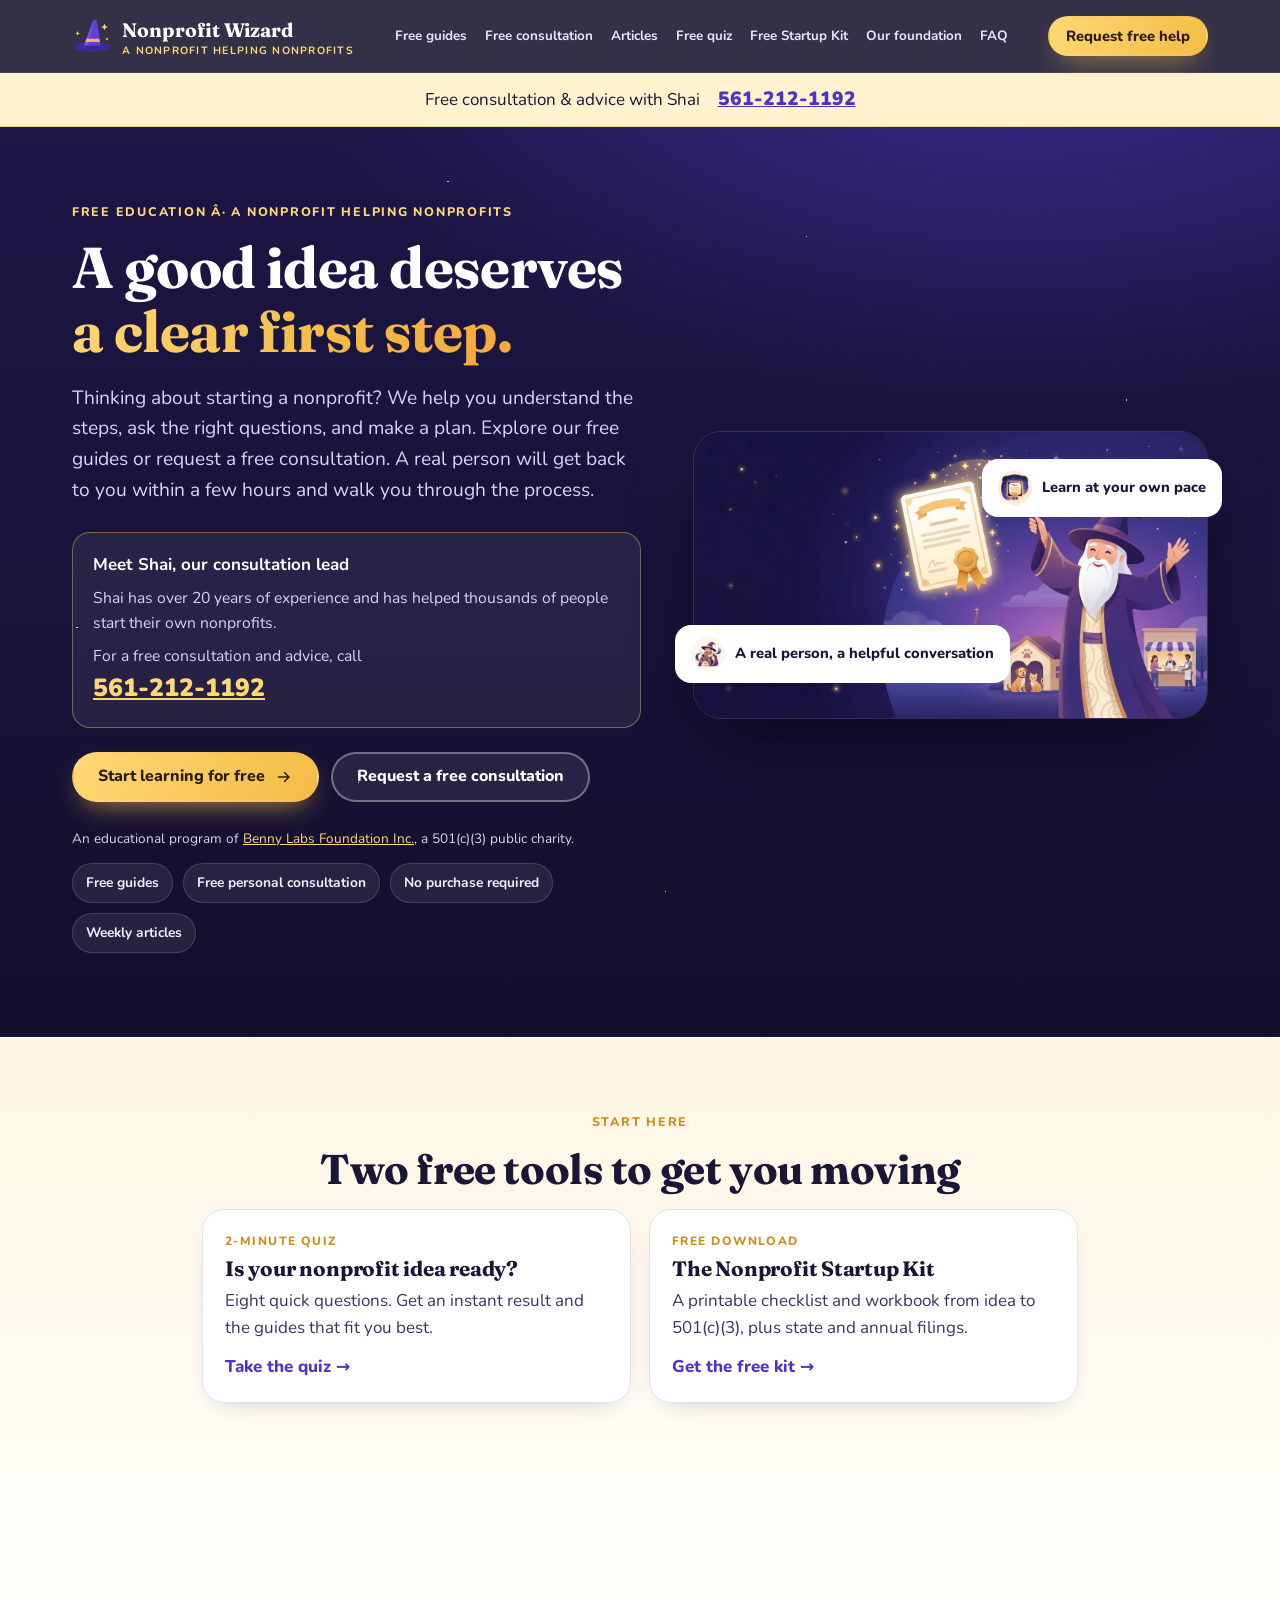
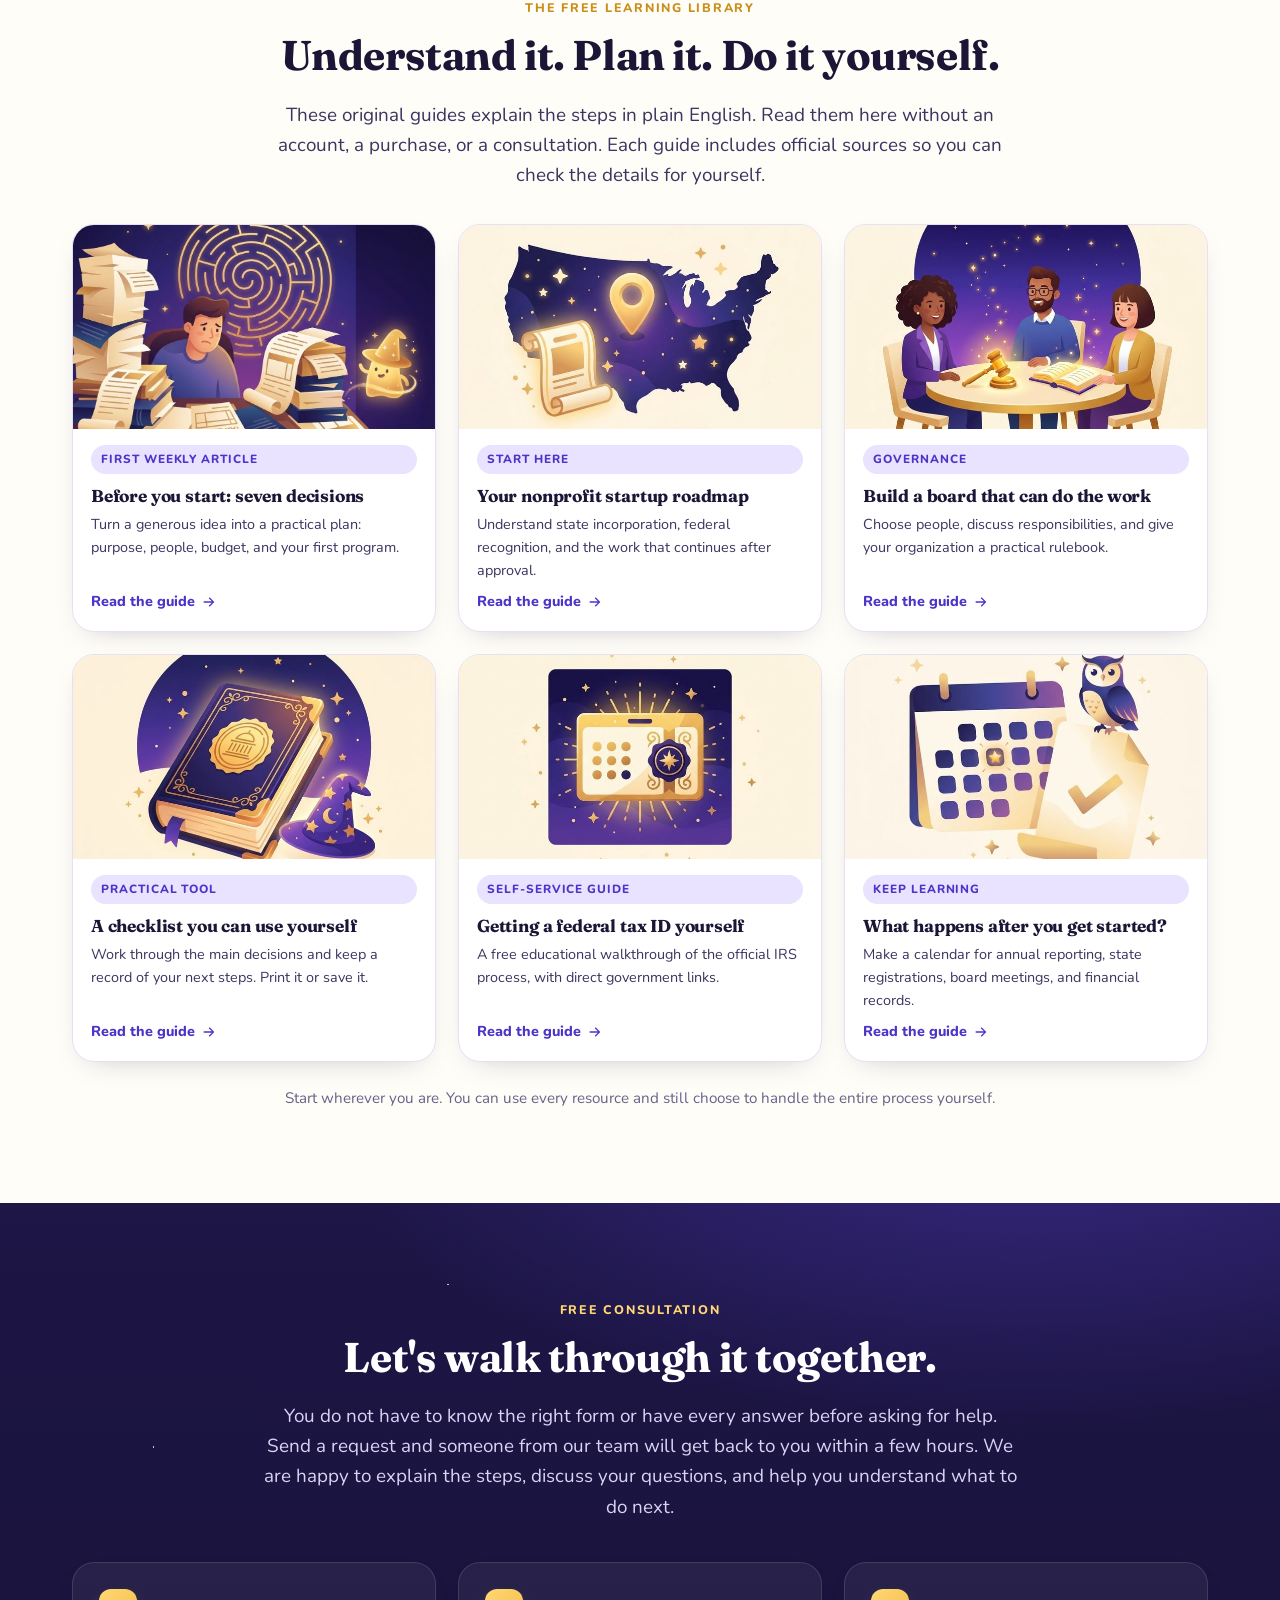
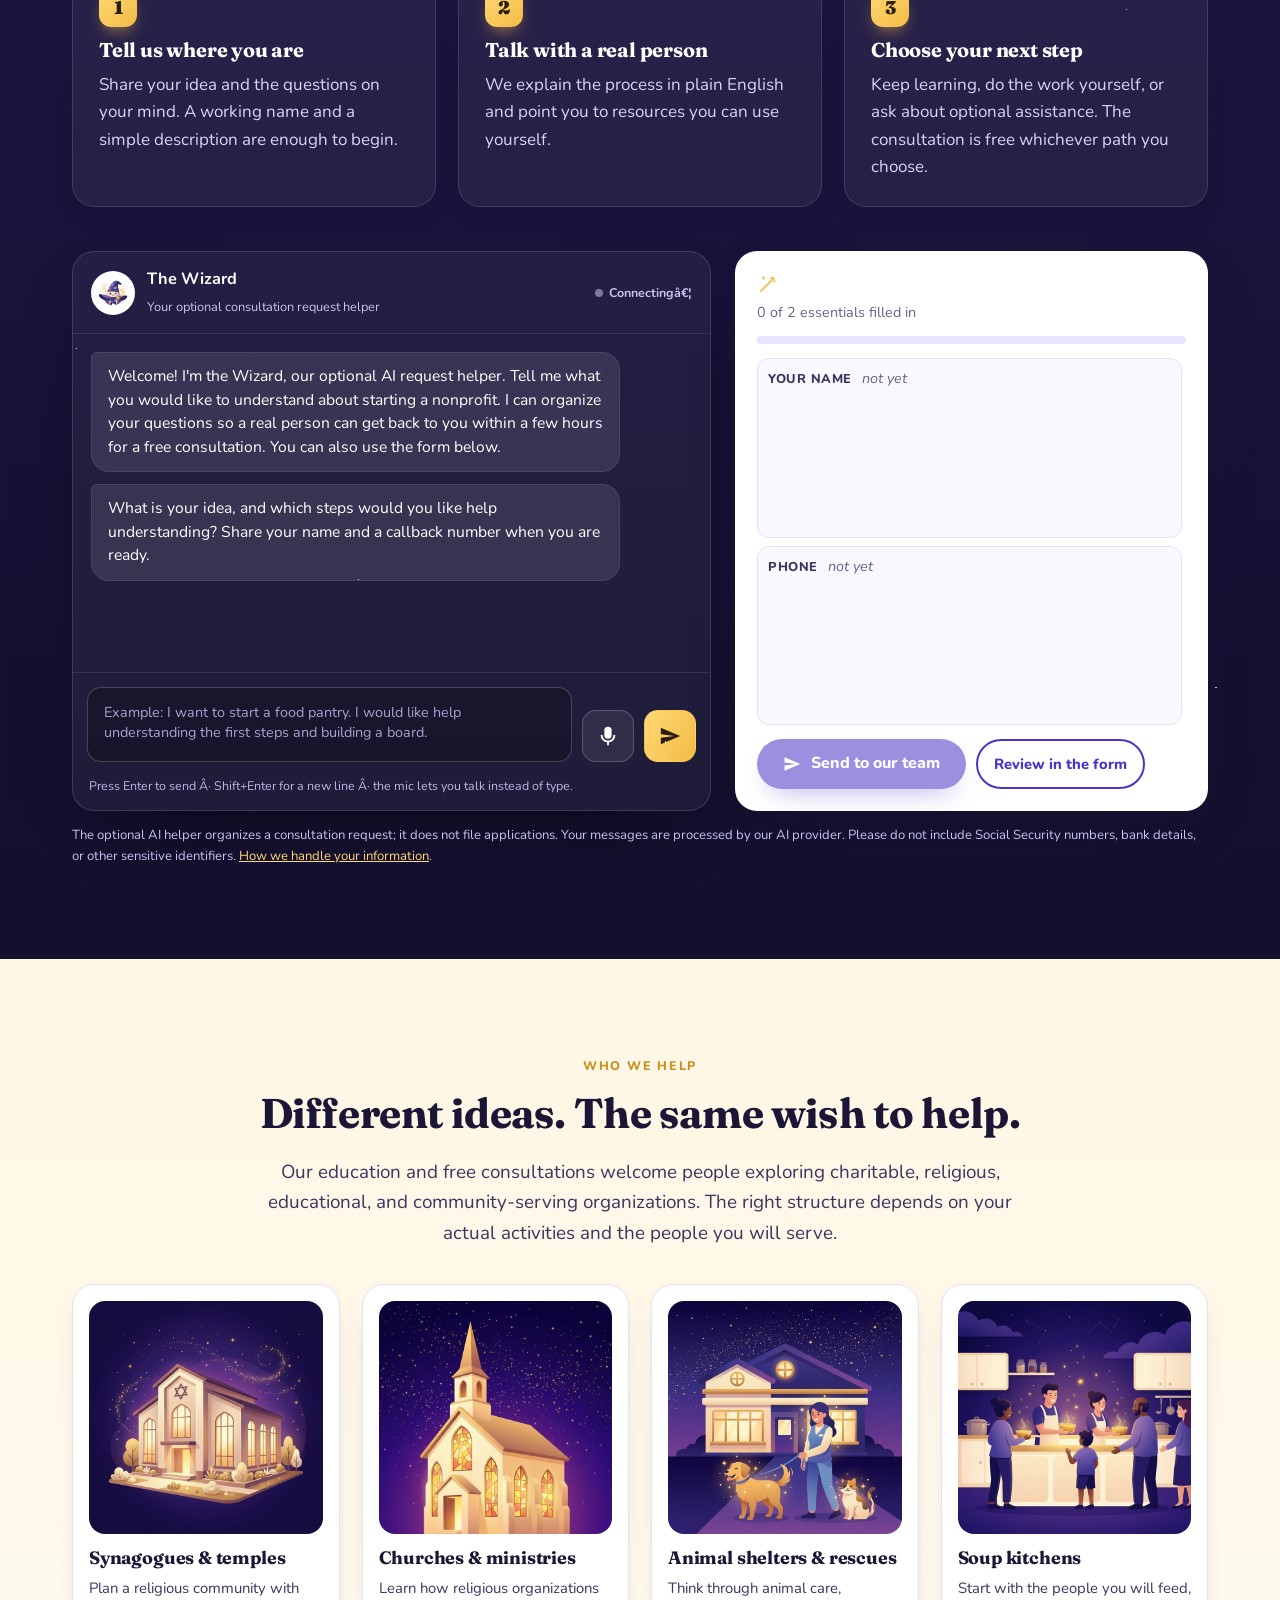
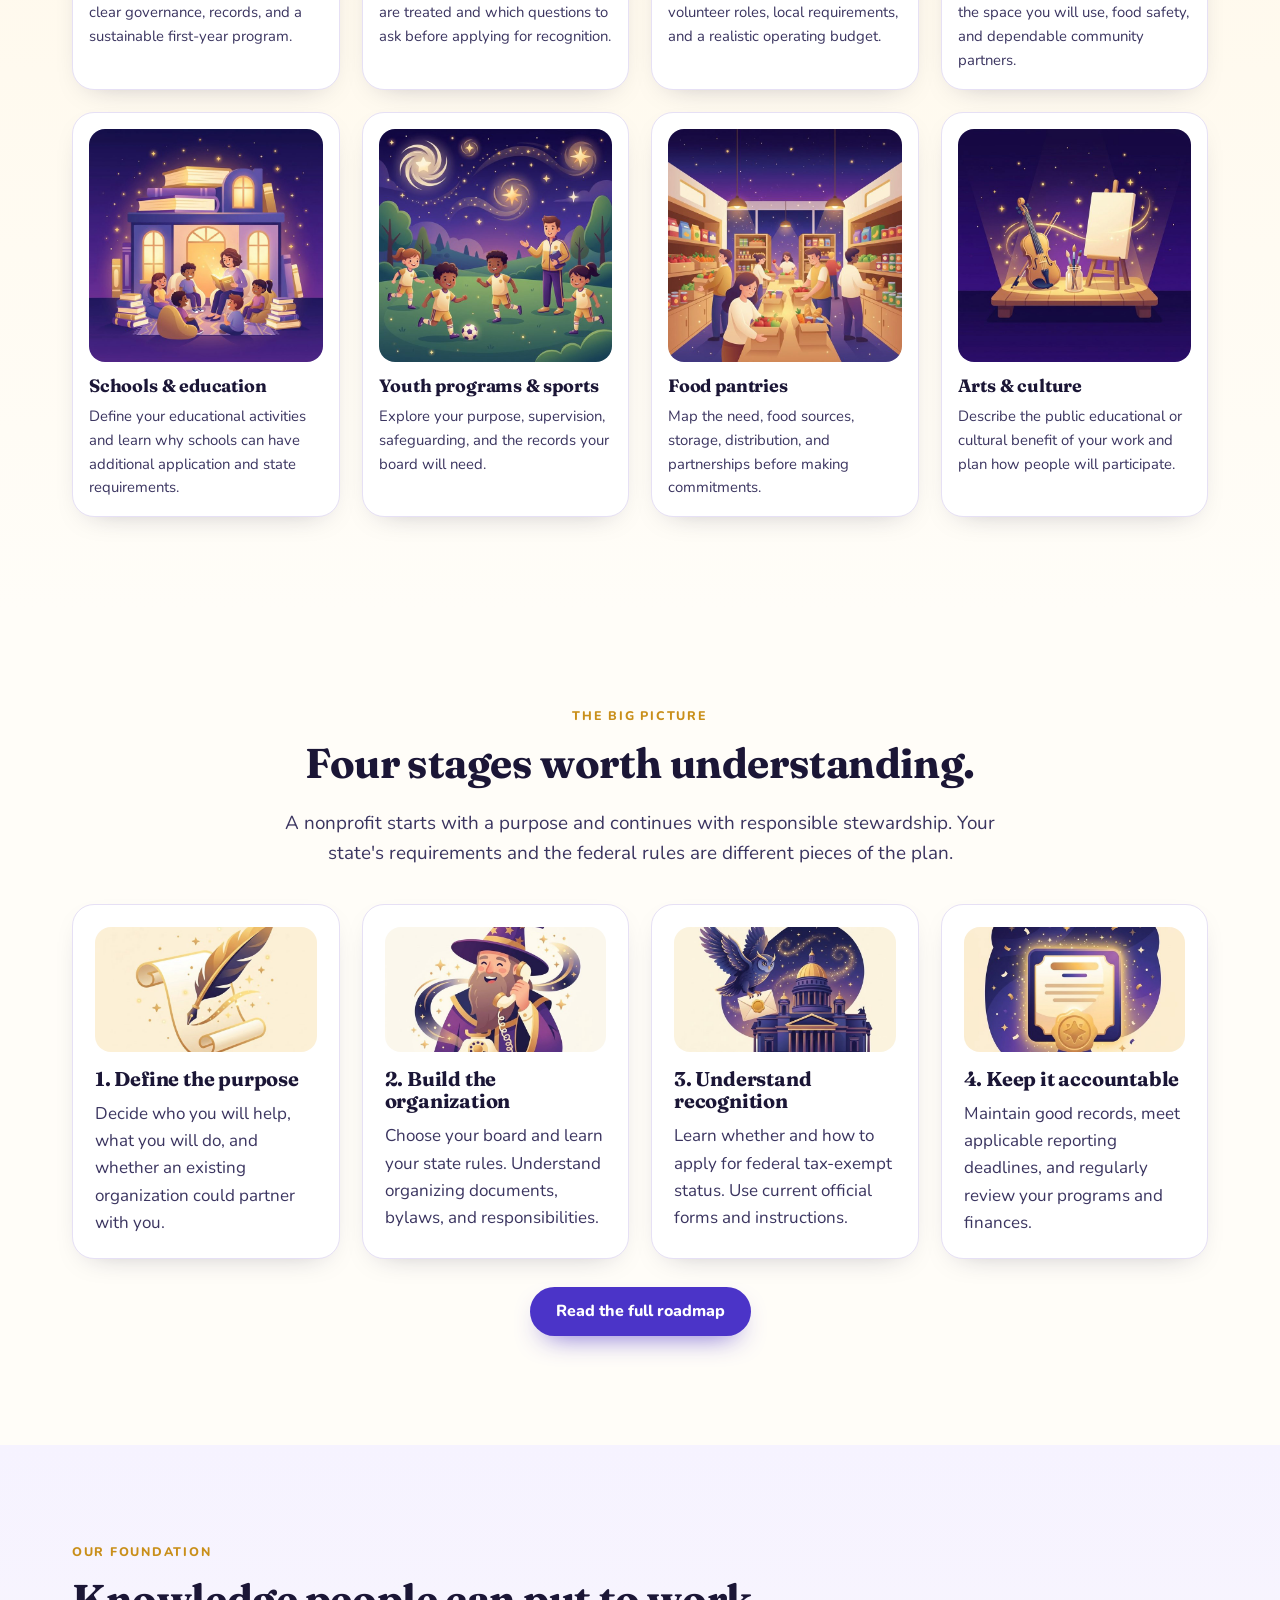
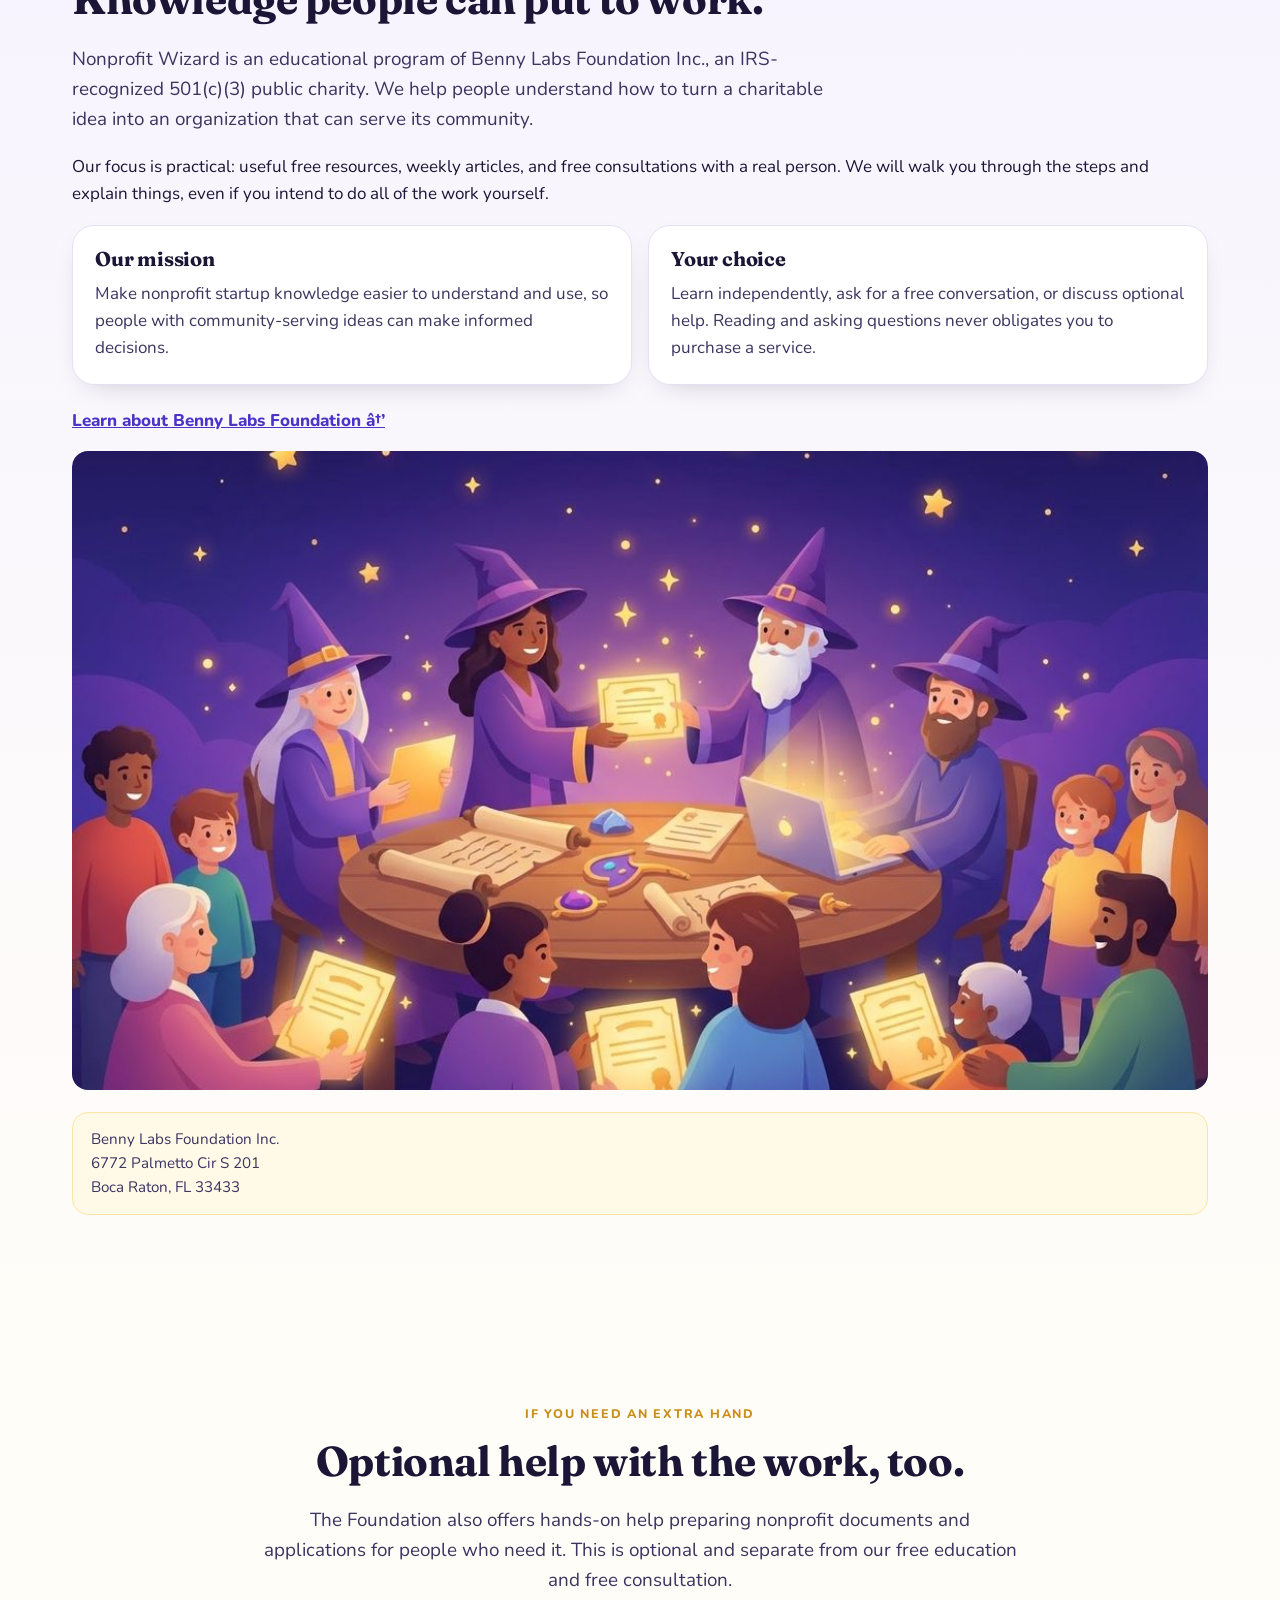
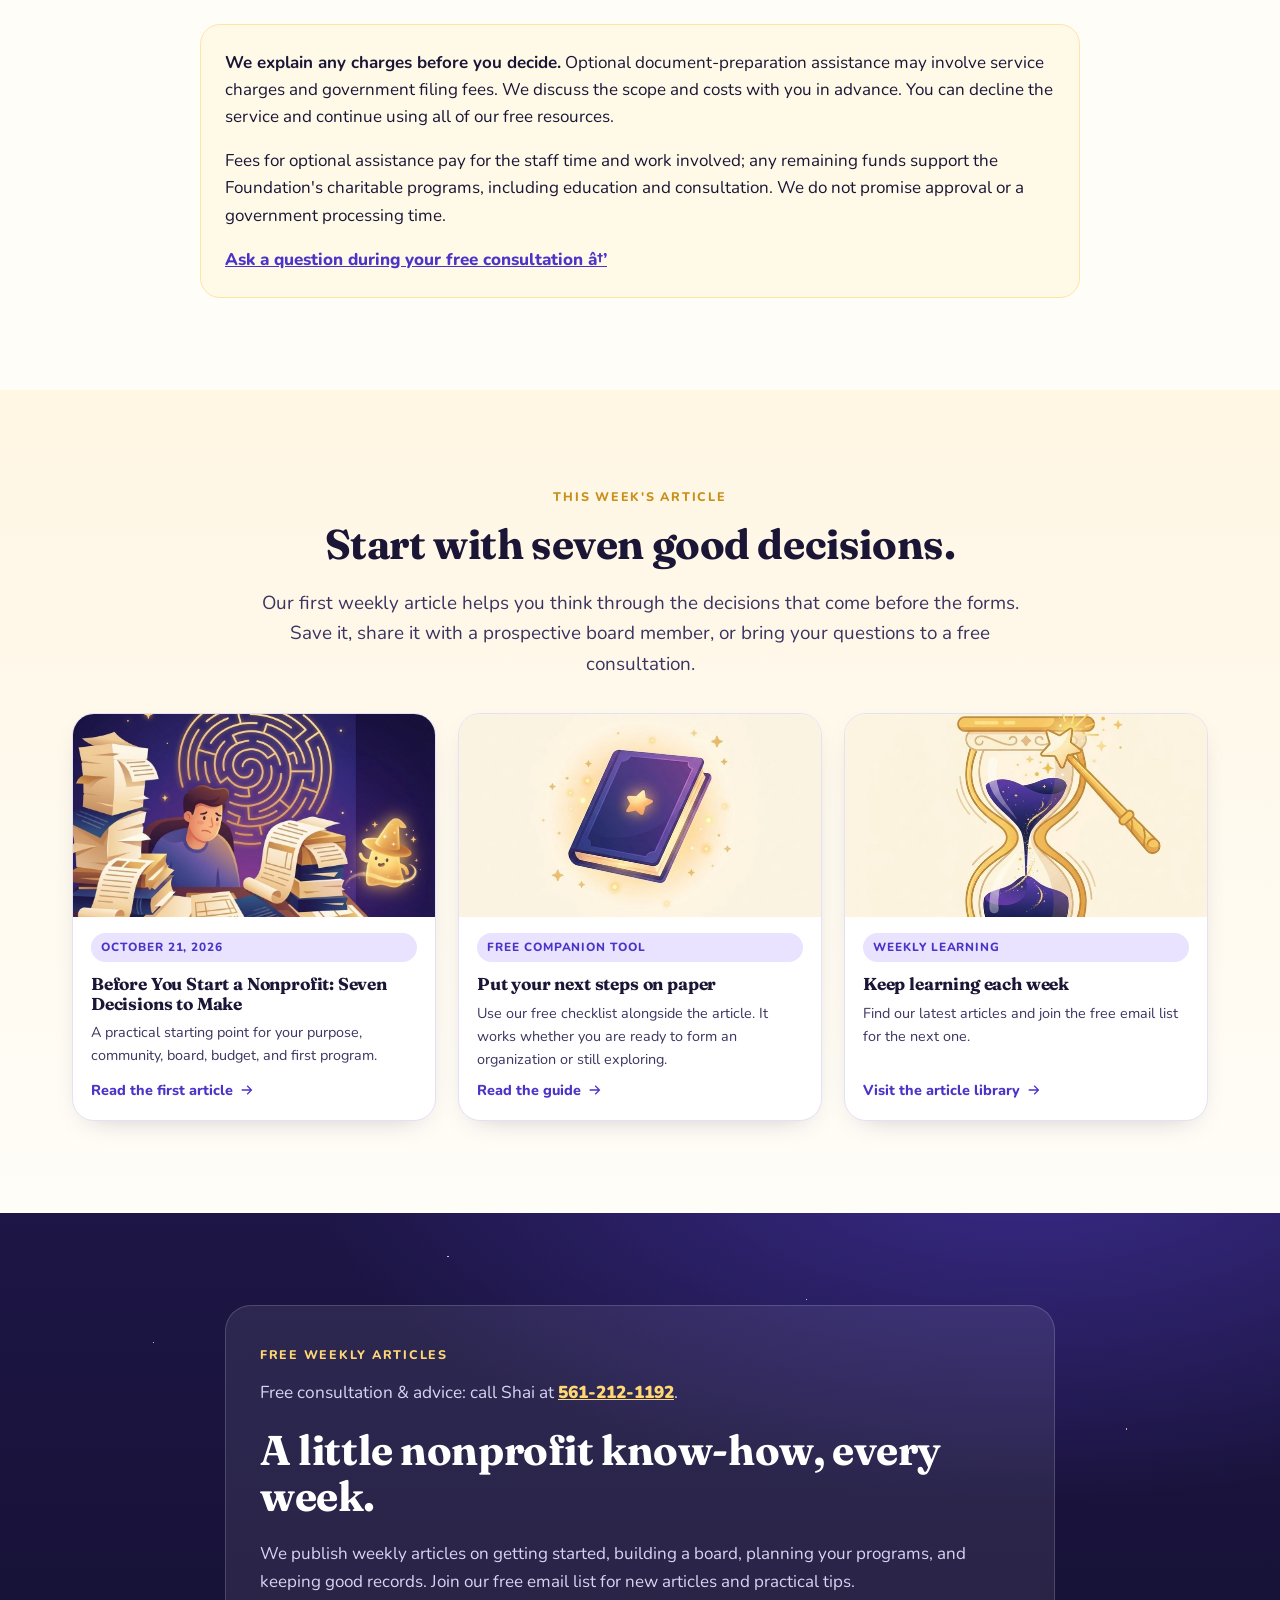
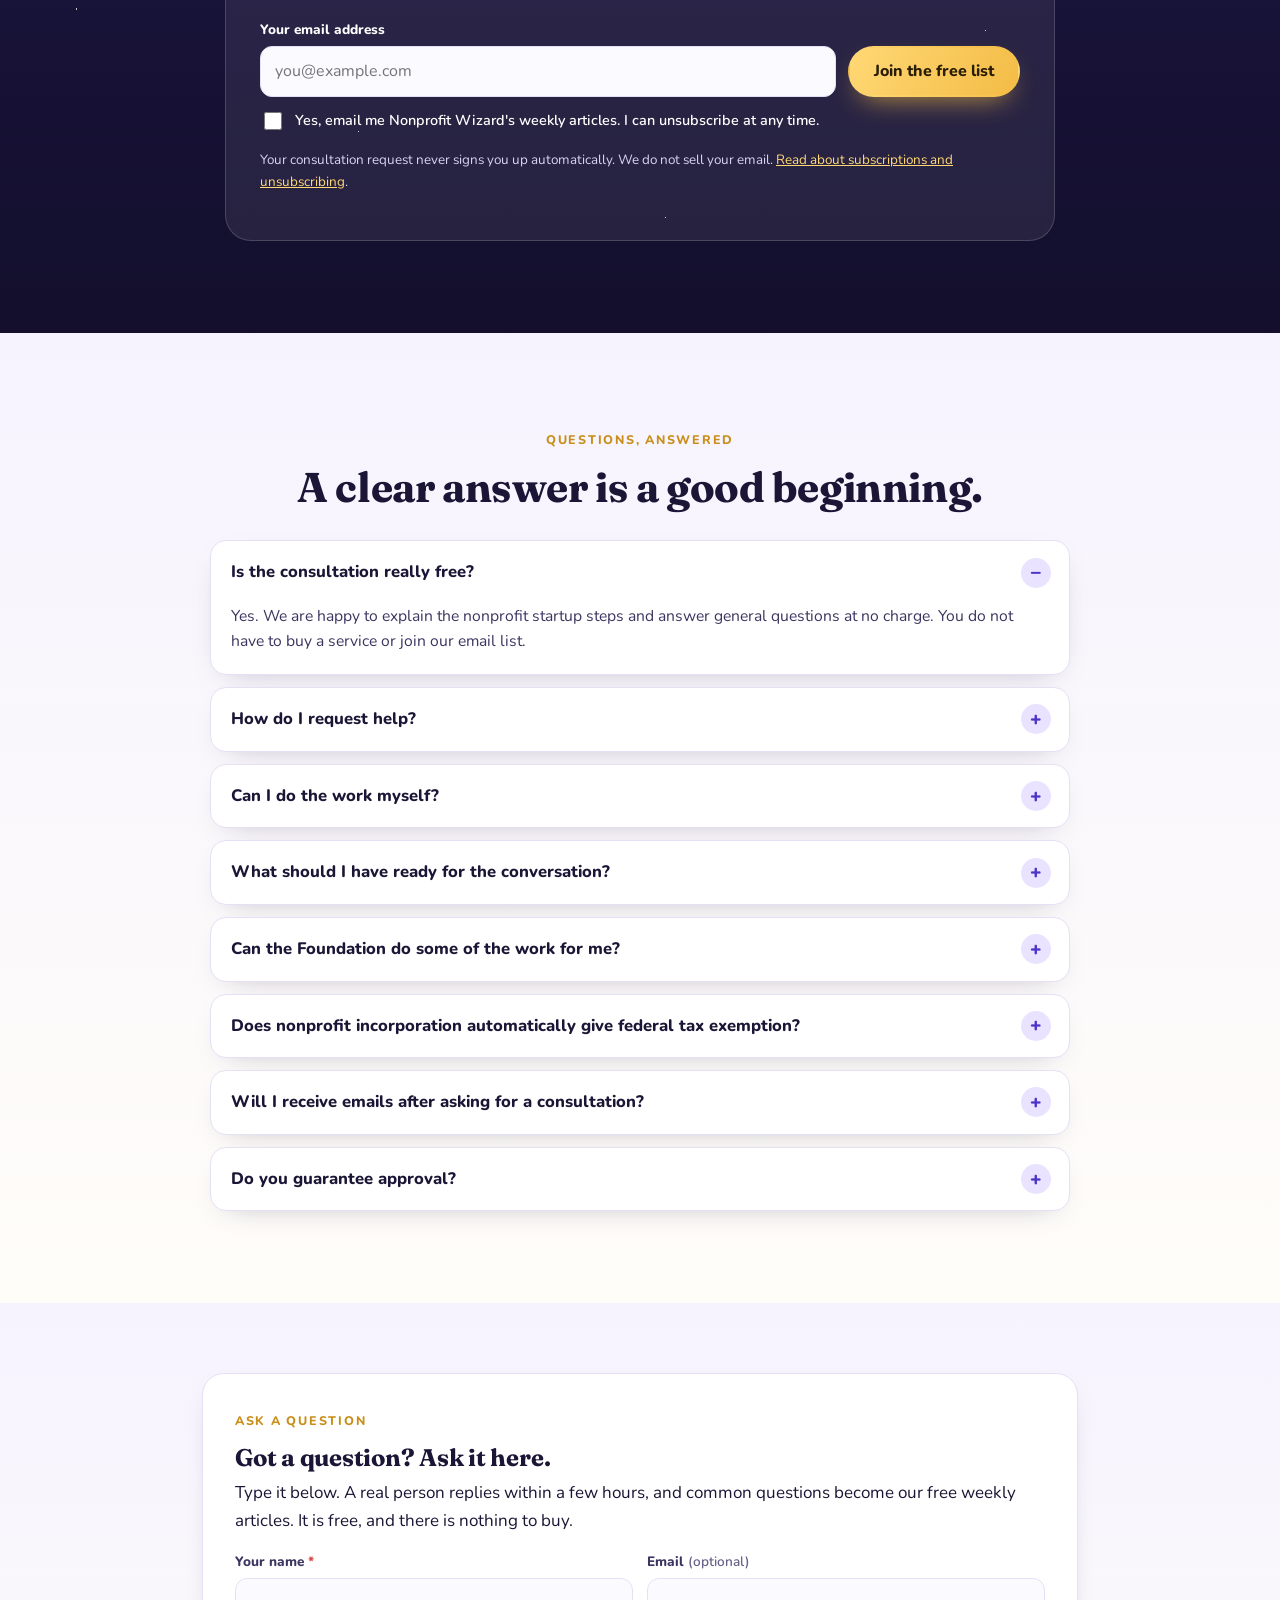
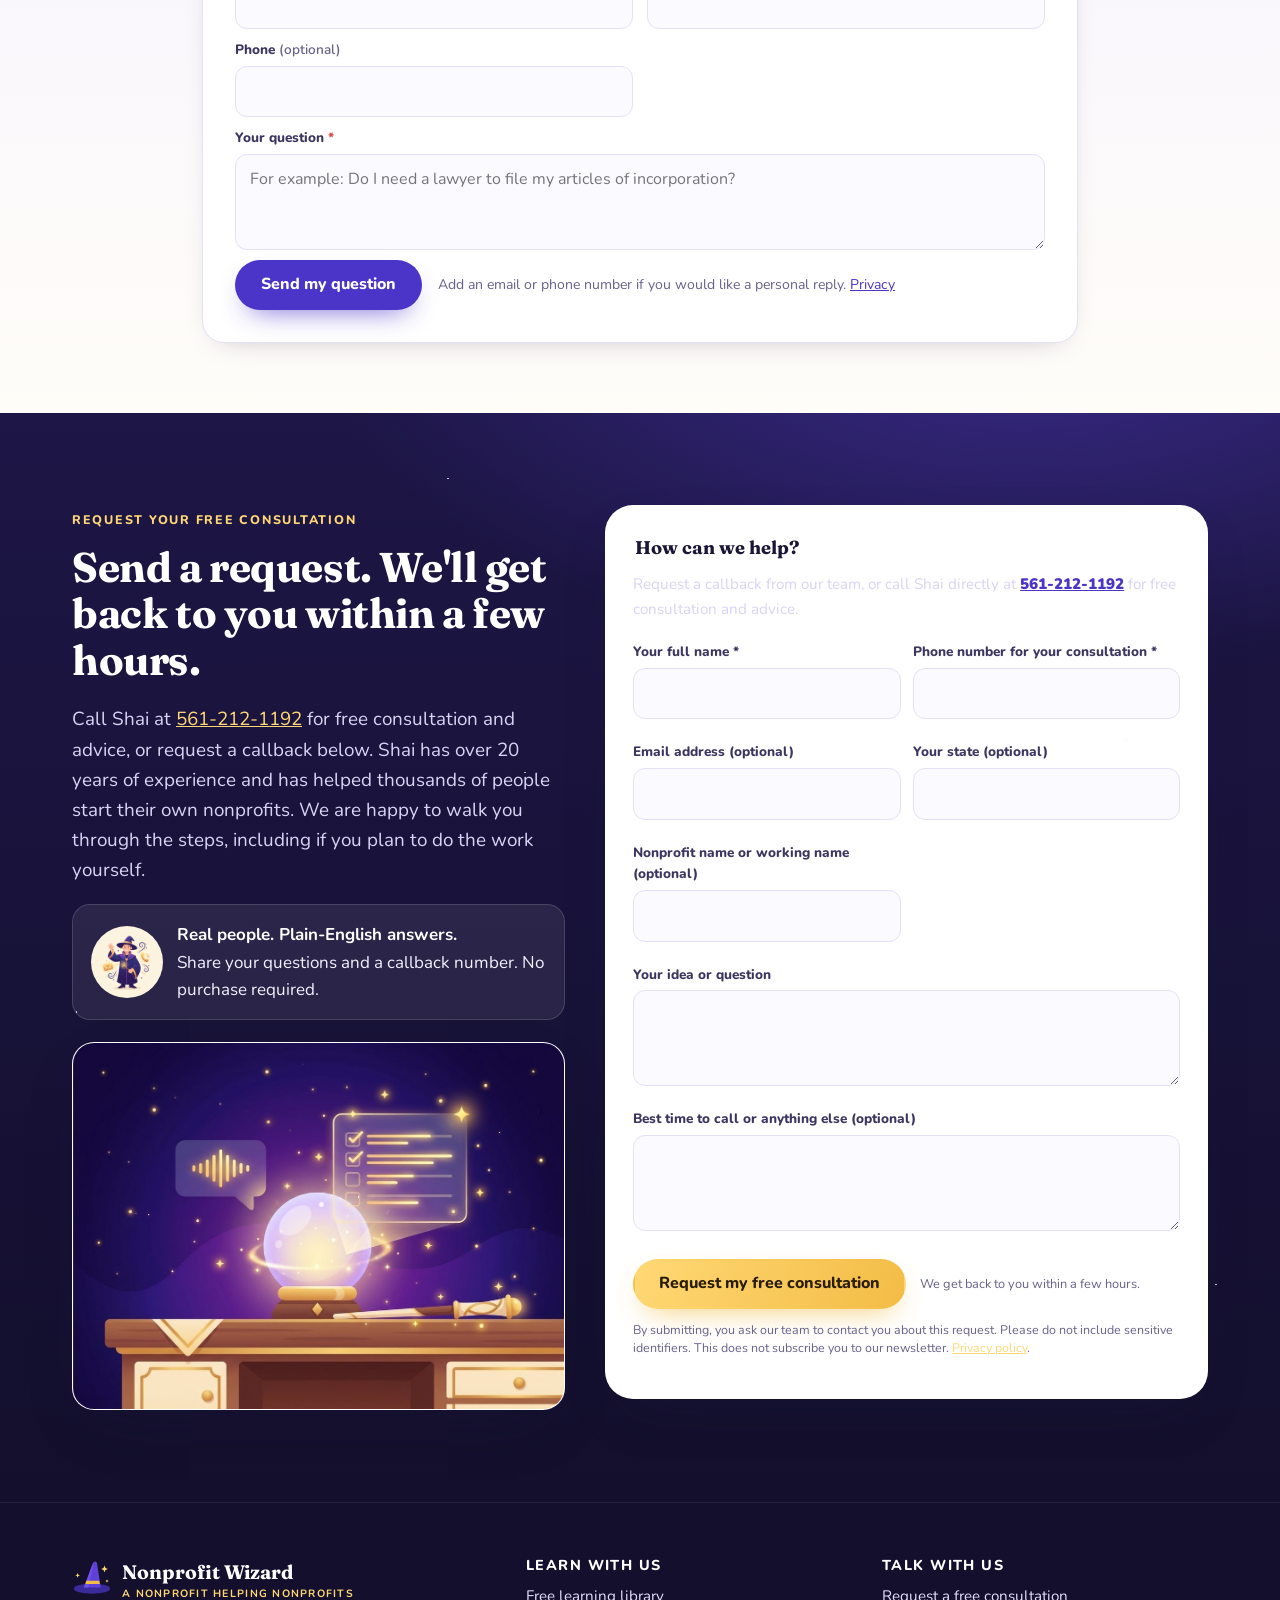
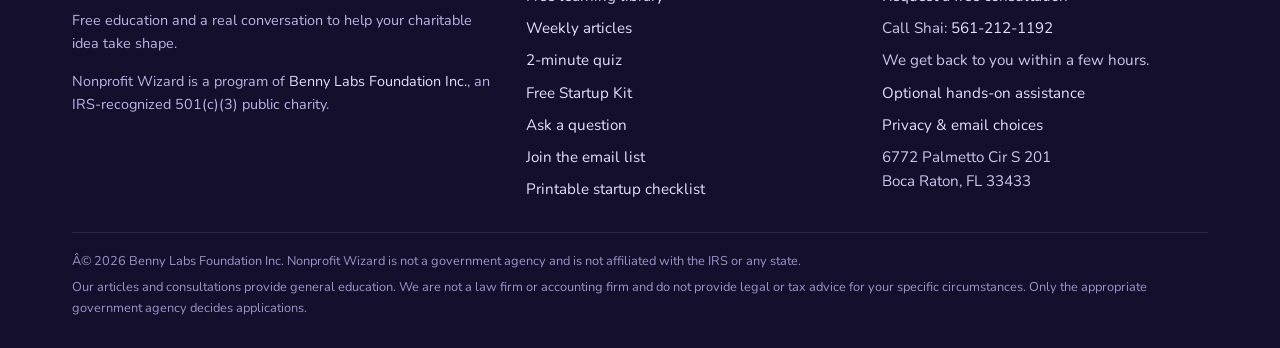
<file: index.html>
<!DOCTYPE html><html lang="en"><head>
<!-- Google tag (gtag.js) -->
<script async src="https://www.googletagmanager.com/gtag/js?id=AW-18523106729"></script>
<script>window.dataLayer = window.dataLayer || []; function gtag(){dataLayer.push(arguments);} gtag("js", new Date()); gtag("config", "AW-18523106729"); document.addEventListener("click", function (e) { var a = e.target.closest && e.target.closest("a"); if (a && a.protocol === "tel:") { if (window.nwTrack) { nwTrack("phone"); } else { gtag("event", "conversion", { send_to: "AW-18523106729/-k4ICPyFnKUdEKnbwIBF" }); } } });</script><script src="assets/track.js?v=20261028-engage"></script>
<meta charset="utf-8"><meta name="viewport" content="width=device-width,initial-scale=1"><title>Free Nonprofit Education &amp; Free Consultation | Nonprofit Wizard</title><meta name="description" content="Learn how to start a nonprofit with free guides, weekly articles, and a free personal consultation from Benny Labs Foundation. No purchase required."><link rel="canonical" href="https://nonprofitwizard.org/"><meta property="og:type" content="website"><meta property="og:title" content="Free Nonprofit Education &amp; Free Consultation"><meta property="og:description" content="Learn how to start a nonprofit with free guides, weekly articles, and a free personal consultation from Benny Labs Foundation. No purchase required."><meta property="og:url" content="https://nonprofitwizard.org/"><meta property="og:image" content="https://nonprofitwizard.org/assets/hero.jpg"><meta property="og:site_name" content="Nonprofit Wizard"><meta name="twitter:card" content="summary_large_image"><meta name="twitter:title" content="Free Nonprofit Education &amp; Free Consultation"><meta name="twitter:description" content="Learn how to start a nonprofit with free guides, weekly articles, and a free personal consultation from Benny Labs Foundation. No purchase required."><meta name="twitter:image" content="https://nonprofitwizard.org/assets/hero.jpg"><meta name="theme-color" content="#1d1646"><link rel="icon" href="assets/favicon.png"><link rel="apple-touch-icon" href="assets/apple-touch-icon.png"><link rel="preconnect" href="https://fonts.googleapis.com"><link rel="preconnect" href="https://fonts.gstatic.com" crossorigin><link href="https://fonts.googleapis.com/css2?family=Fraunces:opsz,wght@9..144,600;9..144,700&family=Nunito:wght@400;600;700;800;900&display=swap" rel="stylesheet"><link rel="stylesheet" href="assets/theme.css?v=20261021-features"><link rel="alternate" type="application/rss+xml" title="Nonprofit Wizard articles" href="feed.xml"><script type="application/ld+json">{"@context": "https://schema.org", "@type": "WebPage", "headline": "Free Nonprofit Education & Free Consultation", "description": "Learn how to start a nonprofit with free guides, weekly articles, and a free personal consultation from Benny Labs Foundation. No purchase required.", "url": "https://nonprofitwizard.org/", "inLanguage": "en", "publisher": {"@type": "Organization", "name": "Benny Labs Foundation Inc.", "url": "https://bennylabs.org/"}}</script><script>window.NW={"fields": [{"key": "full_name", "label": "Your full name", "required": true}, {"key": "phone", "label": "Phone number for your consultation", "required": true}, {"key": "email", "label": "Email address (optional)", "required": false}, {"key": "state", "label": "Your state (optional)", "required": false}, {"key": "org_name", "label": "Nonprofit name or working name (optional)", "required": false}, {"key": "mission", "label": "Your idea or question", "required": false}, {"key": "notes", "label": "Best time to call or anything else (optional)", "required": false}], "script": [{"key": "full_name", "wizard_says": "What name should our team use?"}, {"key": "phone", "wizard_says": "What phone number should we use for your free consultation?"}, {"key": "email", "wizard_says": "Email address (optional)?"}, {"key": "state", "wizard_says": "Your state (optional)?"}, {"key": "org_name", "wizard_says": "Nonprofit name or working name (optional)?"}, {"key": "mission", "wizard_says": "Your idea or question?"}, {"key": "notes", "wizard_says": "Best time to call or anything else (optional)?"}], "systemPrompt": "Extract consultation request details from the user messages. Return ONLY a JSON object with string values for these keys: full_name, phone, email, state, org_name, mission, notes. Use only details actually supplied; missing values must be empty strings. Normalize spoken email addresses carefully. Do not collect Social Security numbers, bank details, or other sensitive identifiers. Summarize the person's idea or question in mission without inventing facts. Put a requested callback time in notes. This is an educational consultation request, not an application or document drafting service. Do not offer paid packages, quote prices, or give personalized legal or tax advice.", "greeting": "Welcome! I'm the Wizard, our optional AI request helper. Tell me what you would like to understand about starting a nonprofit. I can organize your questions so a real person can get back to you within a few hours for a free consultation. You can also use the form below.", "done": "Your request is ready to review. Press Send to our team when you are happy with it. Someone will get back to you within a few hours for a free consultation. We are happy to explain the steps even if you plan to do the work yourself.", "freePrompt": "What is your idea, and which steps would you like help understanding? Share your name and a callback number when you are ready.", "bridgeUrl": "https://bennygoldstein.github.io/nonprofitwizard-ai/", "bridgeOrigin": "https://bennygoldstein.github.io", "model": "claude-opus-5", "formEndpoint": "https://nonprofitwizard-signup.netlify.app/.netlify/functions/contact", "successMessage": "Thank you. Your request has been sent to our team. Someone will get back to you within a few hours for your free consultation.", "errorMessage": "Your request could not be sent. Please check your details and try again."};</script><script src="assets/wizard.js?v=20261021-features" defer></script></head><body><a class="skip-link" href="#main">Skip to content</a><svg width="0" height="0" style="position:absolute" aria-hidden="true">
  <symbol id="ico-spark" viewBox="0 0 24 24"><path d="M12 0c.6 6.5 5.5 11.4 12 12-6.5.6-11.4 5.5-12 12-.6-6.5-5.5-11.4-12-12C6.5 11.4 11.4 6.5 12 0z"/></symbol>
  <symbol id="ico-hat" viewBox="0 0 64 64">
    <ellipse cx="32" cy="49" rx="29" ry="8" fill="#3b2a9a"/>
    <path d="M19 47 L33 9 Q36 3 40 8 L46 47 Z" fill="#6041d8"/>
    <path d="M19 47 L33 9 Q34 12 33 16 L26 47 Z" fill="#7b5ff0" opacity=".6"/>
    <path d="M21.5 41.5 L44.5 41.5 L43.6 36.5 L22.8 36.5 Z" fill="#f3bc45"/>
    <path d="M52 12l1.6 3.8 3.8 1.6-3.8 1.6L52 22.8l-1.6-3.8-3.8-1.6 3.8-1.6z" fill="#ffd875"/>
    <path d="M9 24l1.1 2.6 2.6 1.1-2.6 1.1L9 31.4l-1.1-2.6-2.6-1.1 2.6-1.1z" fill="#ffd875"/>
    <path d="M56 34l.8 1.9 1.9.8-1.9.8-.8 1.9-.8-1.9-1.9-.8 1.9-.8z" fill="#ffd875"/>
  </symbol>
  <symbol id="ico-check" viewBox="0 0 24 24"><path d="M12 2a10 10 0 1 0 0 20 10 10 0 0 0 0-20zm-1.2 14.4-4.2-4.2 1.7-1.7 2.5 2.5 5.9-5.9 1.7 1.7-7.6 7.6z"/></symbol>
  <symbol id="ico-arrow" viewBox="0 0 24 24"><path d="M13 5l7 7-7 7-1.4-1.4L16.2 13H4v-2h12.2l-4.6-4.6z"/></symbol>
  <symbol id="ico-mic" viewBox="0 0 24 24"><path d="M12 15a4 4 0 0 0 4-4V6a4 4 0 0 0-8 0v5a4 4 0 0 0 4 4zm6-4h2a8 8 0 0 1-7 7.9V22h-2v-3.1A8 8 0 0 1 4 11h2a6 6 0 0 0 12 0z"/></symbol>
  <symbol id="ico-send" viewBox="0 0 24 24"><path d="M2 21l21-9L2 3v7l15 2-15 2z"/></symbol>
  <symbol id="ico-wand" viewBox="0 0 24 24"><path d="M3 19.6 15.2 7.4l1.4 1.4L4.4 21zm13-14.6 1-2 1 2 2 1-2 1-1 2-1-2-2-1zM19 11l.7-1.4L21 9l-1.3-.6L19 7l-.7 1.4L17 9l1.3.6zM7 3l.8 1.7L9.5 5.5l-1.7.8L7 8l-.8-1.7L4.5 5.5l1.7-.8z"/></symbol>
  <symbol id="ico-star" viewBox="0 0 24 24"><path d="M12 2l2.9 6.6 7.1.7-5.4 4.8 1.6 7L12 17.4 5.8 21.1l1.6-7L2 9.3l7.1-.7z"/></symbol>
  <symbol id="ico-up" viewBox="0 0 24 24"><path d="M12 5l7 7-1.4 1.4L13 8.8V20h-2V8.8l-4.6 4.6L5 12z"/></symbol>
  <symbol id="ico-phone" viewBox="0 0 24 24"><path d="M6.6 10.8a15 15 0 0 0 6.6 6.6l2.2-2.2a1 1 0 0 1 1-.25 11.4 11.4 0 0 0 3.6.6 1 1 0 0 1 1 1V20a1 1 0 0 1-1 1A17 17 0 0 1 3 4a1 1 0 0 1 1-1h3.5a1 1 0 0 1 1 1c0 1.25.2 2.45.6 3.6a1 1 0 0 1-.25 1z"/></symbol>
  <symbol id="ico-shield" viewBox="0 0 24 24"><path d="M12 2l8 3v6c0 5-3.4 9.7-8 11-4.6-1.3-8-6-8-11V5zm-1.2 13.4 5.6-5.6-1.4-1.4-4.2 4.2-2-2-1.4 1.4z"/></symbol>
  <symbol id="ico-heart" viewBox="0 0 24 24"><path d="M12 21s-7.5-4.6-9.5-9A5.4 5.4 0 0 1 12 6.3 5.4 5.4 0 0 1 21.5 12c-2 4.4-9.5 9-9.5 9z"/></symbol>
  <symbol id="ico-grant" viewBox="0 0 24 24"><path d="M4 4h10l6 6v10H4zm9 1.5V11h5.5zM7 13h10v2H7zm0 4h7v2H7z"/></symbol>
  <symbol id="ico-tax" viewBox="0 0 24 24"><path d="M12 2 2 7v2h20V7zM4 10v8H2v2h20v-2h-2v-8h-2v8h-3v-8h-2v8h-2v-8H9v8H6v-8z"/></symbol>
  <symbol id="ico-mail" viewBox="0 0 24 24"><path d="M2 5h20v14H2zm2 2v.5l8 5 8-5V7zm16 3-8 5-8-5v7h16z"/></symbol>
  <symbol id="ico-info" viewBox="0 0 24 24"><path d="M12 2a10 10 0 1 0 0 20 10 10 0 0 0 0-20zm1 15h-2v-6h2zm0-8h-2V7h2z"/></symbol>
  <symbol id="ico-cart" viewBox="0 0 24 24"><path d="M4 5h2l2.6 9h9.3l2.1-6H7.6l-.6-2H4zm4 12a2 2 0 1 0 0 4 2 2 0 0 0 0-4zm9 0a2 2 0 1 0 0 4 2 2 0 0 0 0-4z"/></symbol>
  <symbol id="ico-badge" viewBox="0 0 24 24"><path d="M12 2l2.4 2.6 3.5-.4 1 3.4 3.1 1.6-1.4 3.2 1.4 3.2-3.1 1.6-1 3.4-3.5-.4L12 22l-2.4-2.6-3.5.4-1-3.4L2 14.8l1.4-3.2L2 8.4l3.1-1.6 1-3.4 3.5.4zm-1.2 13.4 5.6-5.6-1.4-1.4-4.2 4.2-2-2-1.4 1.4z"/></symbol>
</svg>
<header class="nav" id="top"><div class="wrap"><a class="brand" href="index.html" aria-label="Nonprofit Wizard home"><svg aria-hidden="true"><use href="#ico-hat"/></svg><span>Nonprofit Wizard<small>A nonprofit helping nonprofits</small></span></a><nav class="navlinks" id="navlinks" aria-label="Main navigation">
<a href="#learn">Free guides</a><a href="#how-it-works">Free consultation</a><a href="articles.html">Articles</a><a href="quiz.html">Free quiz</a><a href="startup-kit.html">Free Startup Kit</a><a href="#about">Our foundation</a><a href="#faq">FAQ</a></nav>
<div class="navcta"><a class="btn btn-gold btn-sm" href="#contact">Request free help</a><button class="burger" id="burger" aria-label="Open menu" aria-expanded="false" aria-controls="navlinks">&#9776;</button></div></div></header><div class="consultation-bar"><div class="wrap"><span>Free consultation &amp; advice with Shai</span><a href="tel:+15612121192">561-212-1192</a></div></div><main id="main"><section class="hero dark starry" id="home"><div class="wrap"><div class="grid"><div class="reveal"><div class="eyebrow">Free education Â· A nonprofit helping nonprofits</div><h1>A good idea deserves <span class="hl">a clear first step.</span></h1><p class="lede">Thinking about starting a nonprofit? We help you understand the steps, ask the right questions, and make a plan. Explore our free guides or request a free consultation. A real person will get back to you within a few hours and walk you through the process.</p><div class="advisor-card"><strong>Meet Shai, our consultation lead</strong><p>Shai has over 20 years of experience and has helped thousands of people start their own nonprofits.</p><p>For a free consultation and advice, call<br><a href="tel:+15612121192">561-212-1192</a></p></div><div class="ctas"><a class="btn btn-gold" href="#learn">Start learning for free <svg aria-hidden="true"><use href="#ico-arrow"/></svg></a><a class="btn btn-ghost" href="#contact">Request a free consultation</a></div><p class="foundation-line">An educational program of <a href="https://bennylabs.org/">Benny Labs Foundation Inc.</a>, a 501(c)(3) public charity.</p><div class="badges"><span class="badge">Free guides</span><span class="badge">Free personal consultation</span><span class="badge">No purchase required</span><span class="badge">Weekly articles</span></div></div><div class="heroart reveal"><img src="assets/hero.jpg" width="1376" height="768" alt="A friendly wizard helping a synagogue, church, animal shelter, and soup kitchen take their first steps" fetchpriority="high"><div class="float f1"><img src="assets/step-call.jpg" alt=""> A real person, a helpful conversation</div><div class="float f2"><img src="assets/step-approved.jpg" alt=""> Learn at your own pace</div></div></div></div></section><!--nw:hometeasers--><section class="cream nw-section" id="start-here" aria-label="Free tools"><div class="wrap"><div class="center"><span class="eyebrow">Start here</span><h2 style="margin-bottom:.4em">Two free tools to get you moving</h2></div><div class="nw-teasers">
<a class="nw-teaser" href="quiz.html"><span class="tag">2-minute quiz</span><h3>Is your nonprofit idea ready?</h3><p>Eight quick questions. Get an instant result and the guides that fit you best.</p><span class="go">Take the quiz &rarr;</span></a>
<a class="nw-teaser" href="startup-kit.html"><span class="tag">Free download</span><h3>The Nonprofit Startup Kit</h3><p>A printable checklist and workbook from idea to 501(c)(3), plus state and annual filings.</p><span class="go">Get the free kit &rarr;</span></a>
</div></div></section><!--/nw:hometeasers--><section id="learn"><div class="wrap"><div class="center reveal"><span class="eyebrow">The free learning library</span><h2>Understand it. Plan it. Do it yourself.</h2><p class="lede">These original guides explain the steps in plain English. Read them here without an account, a purchase, or a consultation. Each guide includes official sources so you can check the details for yourself.</p></div><div class="resource-grid"><a class="rescard reveal" href="article-before-you-start.html"><img src="assets/diy-hard.jpg" width="720" height="405" alt="" loading="lazy"><div class="body"><span class="chip">First weekly article</span><h3>Before you start: seven decisions</h3><p>Turn a generous idea into a practical plan: purpose, people, budget, and your first program.</p><span class="more">Read the guide <svg aria-hidden="true"><use href="#ico-arrow"/></svg></span></div></a><a class="rescard reveal" href="nonprofit-roadmap.html"><img src="assets/res-state.jpg" width="720" height="405" alt="" loading="lazy"><div class="body"><span class="chip">Start here</span><h3>Your nonprofit startup roadmap</h3><p>Understand state incorporation, federal recognition, and the work that continues after approval.</p><span class="more">Read the guide <svg aria-hidden="true"><use href="#ico-arrow"/></svg></span></div></a><a class="rescard reveal" href="board-and-bylaws.html"><img src="assets/res-board.jpg" width="720" height="405" alt="" loading="lazy"><div class="body"><span class="chip">Governance</span><h3>Build a board that can do the work</h3><p>Choose people, discuss responsibilities, and give your organization a practical rulebook.</p><span class="more">Read the guide <svg aria-hidden="true"><use href="#ico-arrow"/></svg></span></div></a><a class="rescard reveal" href="startup-checklist.html"><img src="assets/res-handbook.jpg" width="720" height="405" alt="" loading="lazy"><div class="body"><span class="chip">Practical tool</span><h3>A checklist you can use yourself</h3><p>Work through the main decisions and keep a record of your next steps. Print it or save it.</p><span class="more">Read the guide <svg aria-hidden="true"><use href="#ico-arrow"/></svg></span></div></a><a class="rescard reveal" href="apply-for-ein-yourself.html"><img src="assets/res-ein.jpg" width="720" height="405" alt="" loading="lazy"><div class="body"><span class="chip">Self-service guide</span><h3>Getting a federal tax ID yourself</h3><p>A free educational walkthrough of the official IRS process, with direct government links.</p><span class="more">Read the guide <svg aria-hidden="true"><use href="#ico-arrow"/></svg></span></div></a><a class="rescard reveal" href="ongoing-responsibilities.html"><img src="assets/res-990.jpg" width="720" height="405" alt="" loading="lazy"><div class="body"><span class="chip">Keep learning</span><h3>What happens after you get started?</h3><p>Make a calendar for annual reporting, state registrations, board meetings, and financial records.</p><span class="more">Read the guide <svg aria-hidden="true"><use href="#ico-arrow"/></svg></span></div></a></div><p class="guide-note center">Start wherever you are. You can use every resource and still choose to handle the entire process yourself.</p></div></section><section class="dark starry" id="how-it-works"><div class="wrap"><div class="center reveal"><span class="eyebrow">Free consultation</span><h2>Let's walk through it together.</h2><p class="lede">You do not have to know the right form or have every answer before asking for help. Send a request and someone from our team will get back to you within a few hours. We are happy to explain the steps, discuss your questions, and help you understand what to do next.</p></div><div class="grid3 steps3"><div class="card reveal"><span class="num">1</span><h3>Tell us where you are</h3><p>Share your idea and the questions on your mind. A working name and a simple description are enough to begin.</p></div><div class="card reveal"><span class="num">2</span><h3>Talk with a real person</h3><p>We explain the process in plain English and point you to resources you can use yourself.</p></div><div class="card reveal"><span class="num">3</span><h3>Choose your next step</h3><p>Keep learning, do the work yourself, or ask about optional assistance. The consultation is free whichever path you choose.</p></div></div><div class="wizard reveal">
      <div class="chatbox" id="chatbox" aria-live="polite">
        <div class="chathead">
          <img src="assets/mascot.jpg" alt="">
          <div><b>The Wizard</b><small>Your optional consultation request helper</small></div>
          <span class="status"><i class="dot" id="aidot"></i> <span id="ailabel">Connectingâ€¦</span></span>
        </div>
        <div class="chatlog" id="chatlog"></div>
        <div class="chatin">
          <textarea id="chatin" rows="2" placeholder="Example: I want to start a food pantry. I would like help understanding the first steps and building a board." aria-label="Your message to the Wizard"></textarea>
          <button class="iconbtn" id="chatmic" type="button" aria-label="Talk instead of typing" aria-pressed="false" title="Talk instead of typing"><svg aria-hidden="true"><use href="#ico-mic"/></svg></button>
          <button class="iconbtn send" id="chatsend" type="button" aria-label="Send"><svg aria-hidden="true"><use href="#ico-send"/></svg></button>
        </div>
        <div class="chatfoot">Press Enter to send Â· Shift+Enter for a new line Â· the mic lets you talk instead of type.</div>
      </div>
      <div class="summary">
        <h3><svg aria-hidden="true"><use href="#ico-wand"/></svg> Your consultation request</h3>
        <div class="hint" id="progl">0 essentials filled in</div>
        <div class="prog" id="prog"><i></i></div>
        <div class="fields" id="fields"></div>
        <div class="alert ok" id="wizok" role="status"></div>
        <div class="alert bad" id="wizbad" role="alert"></div>
        <div class="acts">
          <button class="btn btn-royal" id="sendwiz" type="button" disabled><svg aria-hidden="true"><use href="#ico-send"/></svg> Send to our team</button>
          <button class="btn btn-outline btn-sm" id="editwiz" type="button">Review in the form</button>
        </div>
      </div>
    </div>
    <div class="ai-note reveal"><span>The optional AI helper organizes a consultation request; it does not file applications. Your messages are processed by our AI provider. Please do not include Social Security numbers, bank details, or other sensitive identifiers. <a href="privacy.html">How we handle your information</a>.</span></div></div></section><section class="cream" id="who-we-help"><div class="wrap"><div class="center reveal"><span class="eyebrow">Who we help</span><h2>Different ideas. The same wish to help.</h2><p class="lede">Our education and free consultations welcome people exploring charitable, religious, educational, and community-serving organizations. The right structure depends on your actual activities and the people you will serve.</p></div><div class="grid4 orgs" style="margin-top:36px"><div class="card reveal"><img src="assets/org-synagogue.jpg" width="720" height="720" alt="Synagogues &amp; temples illustration" loading="lazy"><h3>Synagogues &amp; temples</h3><p>Plan a religious community with clear governance, records, and a sustainable first-year program.</p></div><div class="card reveal"><img src="assets/org-church.jpg" width="720" height="720" alt="Churches &amp; ministries illustration" loading="lazy"><h3>Churches &amp; ministries</h3><p>Learn how religious organizations are treated and which questions to ask before applying for recognition.</p></div><div class="card reveal"><img src="assets/org-shelter.jpg" width="720" height="720" alt="Animal shelters &amp; rescues illustration" loading="lazy"><h3>Animal shelters &amp; rescues</h3><p>Think through animal care, volunteer roles, local requirements, and a realistic operating budget.</p></div><div class="card reveal"><img src="assets/org-soup-kitchen.jpg" width="720" height="720" alt="Soup kitchens illustration" loading="lazy"><h3>Soup kitchens</h3><p>Start with the people you will feed, the space you will use, food safety, and dependable community partners.</p></div><div class="card reveal"><img src="assets/org-school.jpg" width="720" height="720" alt="Schools &amp; education illustration" loading="lazy"><h3>Schools &amp; education</h3><p>Define your educational activities and learn why schools can have additional application and state requirements.</p></div><div class="card reveal"><img src="assets/org-sports.jpg" width="720" height="720" alt="Youth programs &amp; sports illustration" loading="lazy"><h3>Youth programs &amp; sports</h3><p>Explore your purpose, supervision, safeguarding, and the records your board will need.</p></div><div class="card reveal"><img src="assets/org-food-pantry.jpg" width="720" height="720" alt="Food pantries illustration" loading="lazy"><h3>Food pantries</h3><p>Map the need, food sources, storage, distribution, and partnerships before making commitments.</p></div><div class="card reveal"><img src="assets/org-arts.jpg" width="720" height="720" alt="Arts &amp; culture illustration" loading="lazy"><h3>Arts &amp; culture</h3><p>Describe the public educational or cultural benefit of your work and plan how people will participate.</p></div></div></div></section><section id="process"><div class="wrap"><div class="center reveal"><span class="eyebrow">The big picture</span><h2>Four stages worth understanding.</h2><p class="lede">A nonprofit starts with a purpose and continues with responsible stewardship. Your state's requirements and the federal rules are different pieces of the plan.</p></div><div class="grid4" style="margin-top:36px"><div class="card reveal"><img class="mini-art" src="assets/step-gather.jpg" alt="" loading="lazy"><h3>1. Define the purpose</h3><p>Decide who you will help, what you will do, and whether an existing organization could partner with you.</p></div><div class="card reveal"><img class="mini-art" src="assets/step-call.jpg" alt="" loading="lazy"><h3>2. Build the organization</h3><p>Choose your board and learn your state rules. Understand organizing documents, bylaws, and responsibilities.</p></div><div class="card reveal"><img class="mini-art" src="assets/step-file.jpg" alt="" loading="lazy"><h3>3. Understand recognition</h3><p>Learn whether and how to apply for federal tax-exempt status. Use current official forms and instructions.</p></div><div class="card reveal"><img class="mini-art" src="assets/step-approved.jpg" alt="" loading="lazy"><h3>4. Keep it accountable</h3><p>Maintain good records, meet applicable reporting deadlines, and regularly review your programs and finances.</p></div></div><p class="center" style="margin-top:28px"><a class="btn btn-royal" href="nonprofit-roadmap.html">Read the full roadmap</a></p></div></section><section class="lilacbg" id="about"><div class="wrap"><div class="aboutgrid"><div class="reveal"><span class="eyebrow">Our foundation</span><h2>Knowledge people can put to work.</h2><p class="lede">Nonprofit Wizard is an educational program of Benny Labs Foundation Inc., an IRS-recognized 501(c)(3) public charity. We help people understand how to turn a charitable idea into an organization that can serve its community.</p><p>Our focus is practical: useful free resources, weekly articles, and free consultations with a real person. We will walk you through the steps and explain things, even if you intend to do all of the work yourself.</p><div class="mv"><div class="card"><h3>Our mission</h3><p>Make nonprofit startup knowledge easier to understand and use, so people with community-serving ideas can make informed decisions.</p></div><div class="card"><h3>Your choice</h3><p>Learn independently, ask for a free conversation, or discuss optional help. Reading and asking questions never obligates you to purchase a service.</p></div></div><p style="margin-top:22px"><a class="text-link" href="https://bennylabs.org/">Learn about Benny Labs Foundation â†’</a></p></div><div class="reveal"><img class="mini-art" src="assets/team.jpg" alt="Friendly wizards sharing knowledge with people from their community" loading="lazy"><div class="npnote">Benny Labs Foundation Inc.<br>6772 Palmetto Cir S 201<br>Boca Raton, FL 33433</div></div></div></div></section><section id="programs"><div class="wrap"><div class="center reveal"><span class="eyebrow">If you need an extra hand</span><h2>Optional help with the work, too.</h2><p class="lede">The Foundation also offers hands-on help preparing nonprofit documents and applications for people who need it. This is optional and separate from our free education and free consultation.</p></div><div class="support-note reveal"><p><strong>We explain any charges before you decide.</strong> Optional document-preparation assistance may involve service charges and government filing fees. We discuss the scope and costs with you in advance. You can decline the service and continue using all of our free resources.</p><p>Fees for optional assistance pay for the staff time and work involved; any remaining funds support the Foundation's charitable programs, including education and consultation. We do not promise approval or a government processing time.</p><a href="#contact" class="text-link">Ask a question during your free consultation â†’</a></div></div></section><section class="cream" id="articles"><div class="wrap"><div class="center reveal"><span class="eyebrow">This week's article</span><h2>Start with seven good decisions.</h2><p class="lede">Our first weekly article helps you think through the decisions that come before the forms. Save it, share it with a prospective board member, or bring your questions to a free consultation.</p></div><div class="resource-grid"><a class="rescard reveal" href="article-before-you-start.html"><img src="assets/diy-hard.jpg" width="720" height="405" alt="" loading="lazy"><div class="body"><span class="chip">October 21, 2026</span><h3>Before You Start a Nonprofit: Seven Decisions to Make</h3><p>A practical starting point for your purpose, community, board, budget, and first program.</p><span class="more">Read the first article <svg aria-hidden="true"><use href="#ico-arrow"/></svg></span></div></a><a class="rescard reveal" href="startup-checklist.html"><img src="assets/short-form.jpg" width="720" height="405" alt="" loading="lazy"><div class="body"><span class="chip">Free companion tool</span><h3>Put your next steps on paper</h3><p>Use our free checklist alongside the article. It works whether you are ready to form an organization or still exploring.</p><span class="more">Read the guide <svg aria-hidden="true"><use href="#ico-arrow"/></svg></span></div></a><a class="rescard reveal" href="articles.html"><img src="assets/rush.jpg" width="720" height="405" alt="" loading="lazy"><div class="body"><span class="chip">Weekly learning</span><h3>Keep learning each week</h3><p>Find our latest articles and join the free email list for the next one.</p><span class="more">Visit the article library <svg aria-hidden="true"><use href="#ico-arrow"/></svg></span></div></a></div></div></section><section class="dark starry newsletter-section" id="subscribe"><div class="wrap"><div class="newsletter-box"><span class="eyebrow">Free weekly articles</span><p class="newsletter-contact">Free consultation &amp; advice: call Shai at <a href="tel:+15612121192">561-212-1192</a>.</p><h2>A little nonprofit know-how, every week.</h2><p>We publish weekly articles on getting started, building a board, planning your programs, and keeping good records. Join our free email list for new articles and practical tips.</p><form class="newsletter-form" data-newsletter><div class="f"><label for="newsletter-email">Your email address</label><input id="newsletter-email" name="email" type="email" autocomplete="email" placeholder="you@example.com" required maxlength="254"></div><button class="btn btn-gold" type="submit">Join the free list</button><div class="signup-consent"><input type="checkbox" name="consent" id="newsletter-consent" required><label for="newsletter-consent">Yes, email me Nonprofit Wizard's weekly articles. I can unsubscribe at any time.</label></div><div class="honey" aria-hidden="true"><label>Leave this empty<input name="bot-field" tabindex="-1" autocomplete="off"></label></div></form><p class="signup-status" role="status" aria-live="polite"></p><p class="fine">Your consultation request never signs you up automatically. We do not sell your email. <a href="privacy.html#newsletter">Read about subscriptions and unsubscribing</a>.</p></div></div></section><section class="lilacbg" id="faq"><div class="wrap"><div class="center reveal"><span class="eyebrow">Questions, answered</span><h2>A clear answer is a good beginning.</h2></div><div class="faqs"><details class="faq reveal" open><summary>Is the consultation really free?</summary><div class="a">Yes. We are happy to explain the nonprofit startup steps and answer general questions at no charge. You do not have to buy a service or join our email list.</div></details><details class="faq reveal"><summary>How do I request help?</summary><div class="a">Call Shai at <a href="tel:+15612121192">561-212-1192</a> for free consultation and advice, or use the consultation request form or optional Wizard helper. Someone from our team will get back to you within a few hours. Please include a phone number so we can arrange the conversation.</div></details><details class="faq reveal"><summary>Can I do the work myself?</summary><div class="a">Yes. Our free guides, checklist, and official-source links are designed to help you understand and handle the process yourself. Government agencies may charge filing fees, even when you prepare the documents yourself.</div></details><details class="faq reveal"><summary>What should I have ready for the conversation?</summary><div class="a">Your idea, the people or community you hope to serve, your state, and a few questions. You do not need completed forms or a finished business plan.</div></details><details class="faq reveal"><summary>Can the Foundation do some of the work for me?</summary><div class="a">Yes. You can ask about optional document-preparation assistance. We explain its scope, any service charges, and government fees before you make a decision. Choosing paid help is never a condition of using our free educational resources.</div></details><details class="faq reveal"><summary>Does nonprofit incorporation automatically give federal tax exemption?</summary><div class="a">No. State incorporation and federal tax-exempt recognition are separate. The right application and any exceptions depend on the organization. Our roadmap explains the distinction and links to the IRS.</div></details><details class="faq reveal"><summary>Will I receive emails after asking for a consultation?</summary><div class="a">We use your request to respond about your questions. Weekly articles require a separate, voluntary email subscription. You can unsubscribe at any time.</div></details><details class="faq reveal"><summary>Do you guarantee approval?</summary><div class="a">No. Only the relevant government agency can decide an application. We provide general education and explain the process; the site does not replace advice from your own lawyer or tax professional.</div></details></div></div></section><!--nw:homeask--><section class="lilacbg nw-section" id="ask-a-question"><div class="wrap"><div class="nw-ask big" id="ask">
<span class="eyebrow">Ask a question</span>
<h2>Got a question? Ask it here.</h2>
<p>Type it below. A real person replies within a few hours, and common questions become our free weekly articles. It is free, and there is nothing to buy.</p>
<form class="nw-form" data-nw-form="question" aria-describedby="nwh-fine">
<div class="f"><label for="nwh-name">Your name <span class="req">*</span></label><input id="nwh-name" name="full_name" type="text" required maxlength="160" autocomplete="name"></div>
<div class="f"><label for="nwh-email">Email <span class="opt">(optional)</span></label><input id="nwh-email" name="email" type="email" maxlength="254" autocomplete="email"></div>
<div class="f"><label for="nwh-phone">Phone <span class="opt">(optional)</span></label><input id="nwh-phone" name="phone" type="tel" maxlength="40" autocomplete="tel"></div>
<div class="f full"><label for="nwh-q">Your question <span class="req">*</span></label><textarea id="nwh-q" name="question" required minlength="5" maxlength="1500" placeholder="For example: Do I need a lawyer to file my articles of incorporation?"></textarea></div>
<div class="nw-honey" aria-hidden="true"><label>Leave this empty<input name="website" tabindex="-1" autocomplete="off"></label></div>
<div class="acts"><button class="btn btn-royal" type="submit">Send my question</button><span class="nw-fine" id="nwh-fine">Add an email or phone number if you would like a personal reply. <a href="privacy.html">Privacy</a></span></div>
<div class="nw-msg" role="status" aria-live="polite" hidden></div>
</form>
</div></div></section><!--/nw:homeask--><section class="dark starry" id="contact"><div class="wrap"><div class="contactgrid"><div class="reveal"><span class="eyebrow">Request your free consultation</span><h2>Send a request. We'll get back to you within a few hours.</h2><p class="lede">Call Shai at <a href="tel:+15612121192">561-212-1192</a> for free consultation and advice, or request a callback below. Shai has over 20 years of experience and has helped thousands of people start their own nonprofits. We are happy to walk you through the steps, including if you plan to do the work yourself.</p><div class="promise"><img src="assets/contact-wizard.jpg" alt=""><div><b>Real people. Plain-English answers.</b><br><span>Share your questions and a callback number. No purchase required.</span></div></div><div class="imgframe" style="margin-top:22px"><img src="assets/ai-intake.jpg" width="1100" height="821" alt="A wizard's crystal ball organizing a few simple questions" loading="lazy"></div></div><form class="form reveal" id="leadform" novalidate><div class="alert ok" id="formok" role="status"></div><div class="alert bad" id="formbad" role="alert"></div><fieldset><legend>How can we help?</legend><p class="form-advisor">Request a callback from our team, or call Shai directly at <a href="tel:+15612121192">561-212-1192</a> for free consultation and advice.</p><div class="frow"><div class="f"><label for="f_full_name">Your full name *</label><input id="f_full_name" name="full_name" type="text" maxlength="160" required autocomplete="name"></div><div class="f"><label for="f_phone">Phone number for your consultation *</label><input id="f_phone" name="phone" type="tel" maxlength="160" required autocomplete="tel"></div><div class="f"><label for="f_email">Email address (optional)</label><input id="f_email" name="email" type="email" maxlength="254"  autocomplete="email"></div><div class="f"><label for="f_state">Your state (optional)</label><input id="f_state" name="state" type="text" maxlength="160"  autocomplete="off"></div><div class="f"><label for="f_org_name">Nonprofit name or working name (optional)</label><input id="f_org_name" name="org_name" type="text" maxlength="160"  autocomplete="off"></div><div class="f full"><label for="f_mission">Your idea or question</label><textarea id="f_mission" name="mission" maxlength="3000"></textarea></div><div class="f full"><label for="f_notes">Best time to call or anything else (optional)</label><textarea id="f_notes" name="notes" maxlength="3000"></textarea></div></div></fieldset><input class="honey" type="text" id="f__honey" name="_honey" tabindex="-1" autocomplete="off" aria-hidden="true"><div class="acts"><button class="btn btn-gold" id="formsend" type="submit">Request my free consultation</button><span class="fine">We get back to you within a few hours.</span></div><p class="consent">By submitting, you ask our team to contact you about this request. Please do not include sensitive identifiers. This does not subscribe you to our newsletter. <a href="privacy.html">Privacy policy</a>.</p></form></div></div></section></main><footer><div class="wrap"><div class="footgrid"><div><a class="brand" href="index.html" aria-label="Nonprofit Wizard home"><svg aria-hidden="true"><use href="#ico-hat"/></svg><span>Nonprofit Wizard<small>A nonprofit helping nonprofits</small></span></a><p>Free education and a real conversation to help your charitable idea take shape.</p><p>Nonprofit Wizard is a program of <a href="https://bennylabs.org/">Benny Labs Foundation Inc.</a>, an IRS-recognized 501(c)(3) public charity.</p></div><div><h4>Learn with us</h4><ul><li><a href="#learn">Free learning library</a></li><li><a href="articles.html">Weekly articles</a></li><li><a href="quiz.html">2-minute quiz</a></li><li><a href="startup-kit.html">Free Startup Kit</a></li><li><a href="#ask-a-question">Ask a question</a></li><li><a href="#subscribe">Join the email list</a></li><li><a href="startup-checklist.html">Printable startup checklist</a></li></ul></div><div><h4>Talk with us</h4><ul><li><a href="#contact">Request a free consultation</a></li><li>Call Shai: <a href="tel:+15612121192">561-212-1192</a></li><li>We get back to you within a few hours.</li><li><a href="#programs">Optional hands-on assistance</a></li><li><a href="privacy.html">Privacy &amp; email choices</a></li><li>6772 Palmetto Cir S 201<br>Boca Raton, FL 33433</li></ul></div></div><div class="footlegal"><span>Â© 2026 Benny Labs Foundation Inc. Nonprofit Wizard is not a government agency and is not affiliated with the IRS or any state.</span><span>Our articles and consultations provide general education. We are not a law firm or accounting firm and do not provide legal or tax advice for your specific circumstances. Only the appropriate government agency decides applications.</span></div></div></footer><button class="totop" id="totop" aria-label="Back to top"><svg aria-hidden="true"><use href="#ico-up"/></svg></button><script src="assets/site.js" defer></script><script src="assets/features.js?v=20261021-features" defer></script></body></html>
</file>
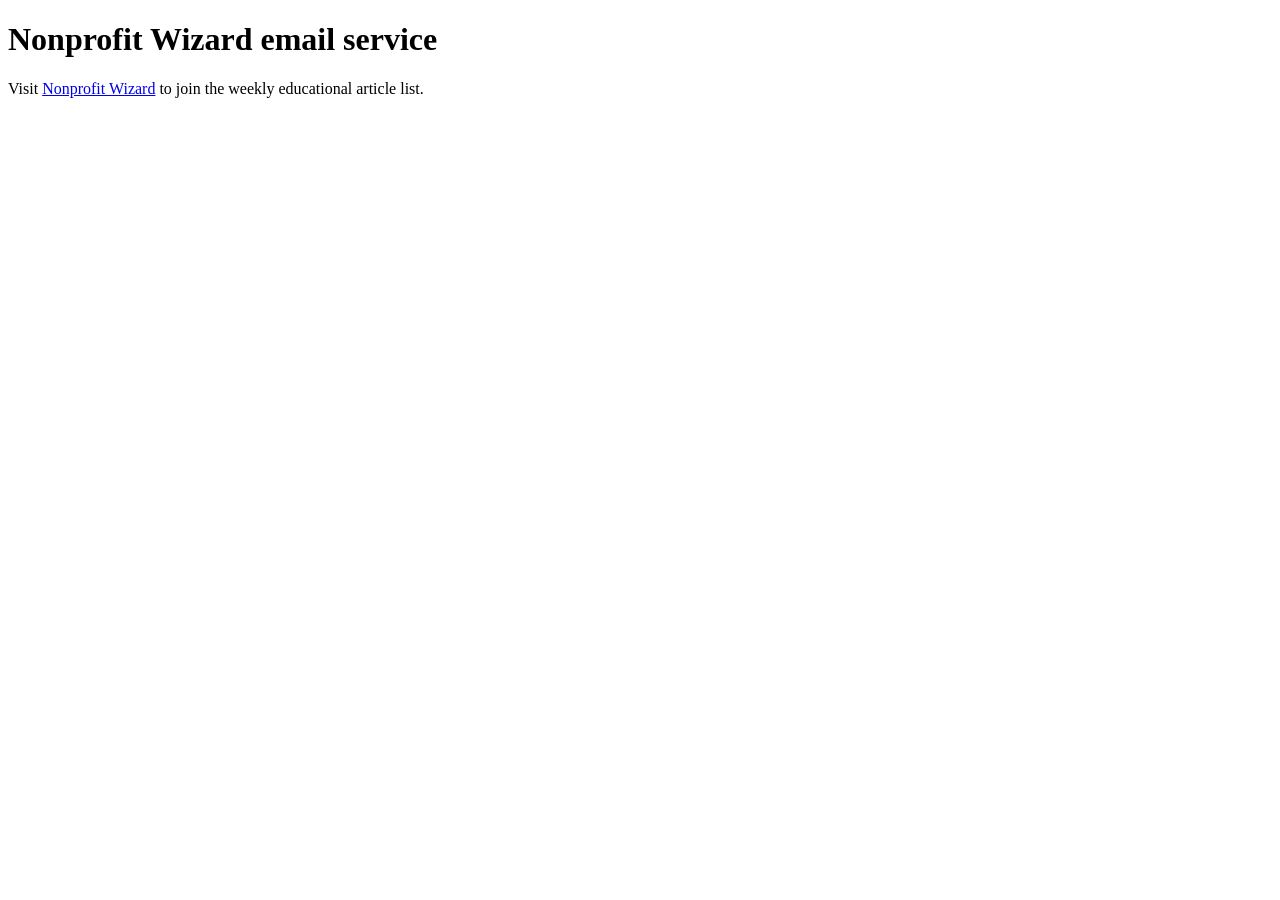
<file: newsletter-service/public/index.html>
<!doctype html>
<html lang="en"><head><meta charset="utf-8"><meta name="viewport" content="width=device-width,initial-scale=1"><meta name="robots" content="noindex,nofollow"><title>Nonprofit Wizard subscriptions</title></head><body><h1>Nonprofit Wizard email service</h1><p>Visit <a href="https://nonprofitwizard.org/#subscribe">Nonprofit Wizard</a> to join the weekly educational article list.</p>
<form name="nw-newsletter" method="POST" data-netlify="true" netlify-honeypot="bot-field" hidden>
<input type="hidden" name="form-name" value="nw-newsletter"><input name="bot-field"><input type="email" name="email"><input name="consent"><input name="source"><input name="subscribed_at">
</form>
<form name="nw-consultation" method="POST" data-netlify="true" netlify-honeypot="bot-field" hidden>
<input type="hidden" name="form-name" value="nw-consultation"><input name="bot-field"><input name="full_name"><input name="phone"><input type="email" name="email"><input name="state"><input name="org_name"><textarea name="mission"></textarea><textarea name="notes"></textarea><textarea name="wizard_transcript"></textarea><input name="source"><input name="reference"><input name="submitted_at"><input name="type">
</form>
</body></html>
</file>
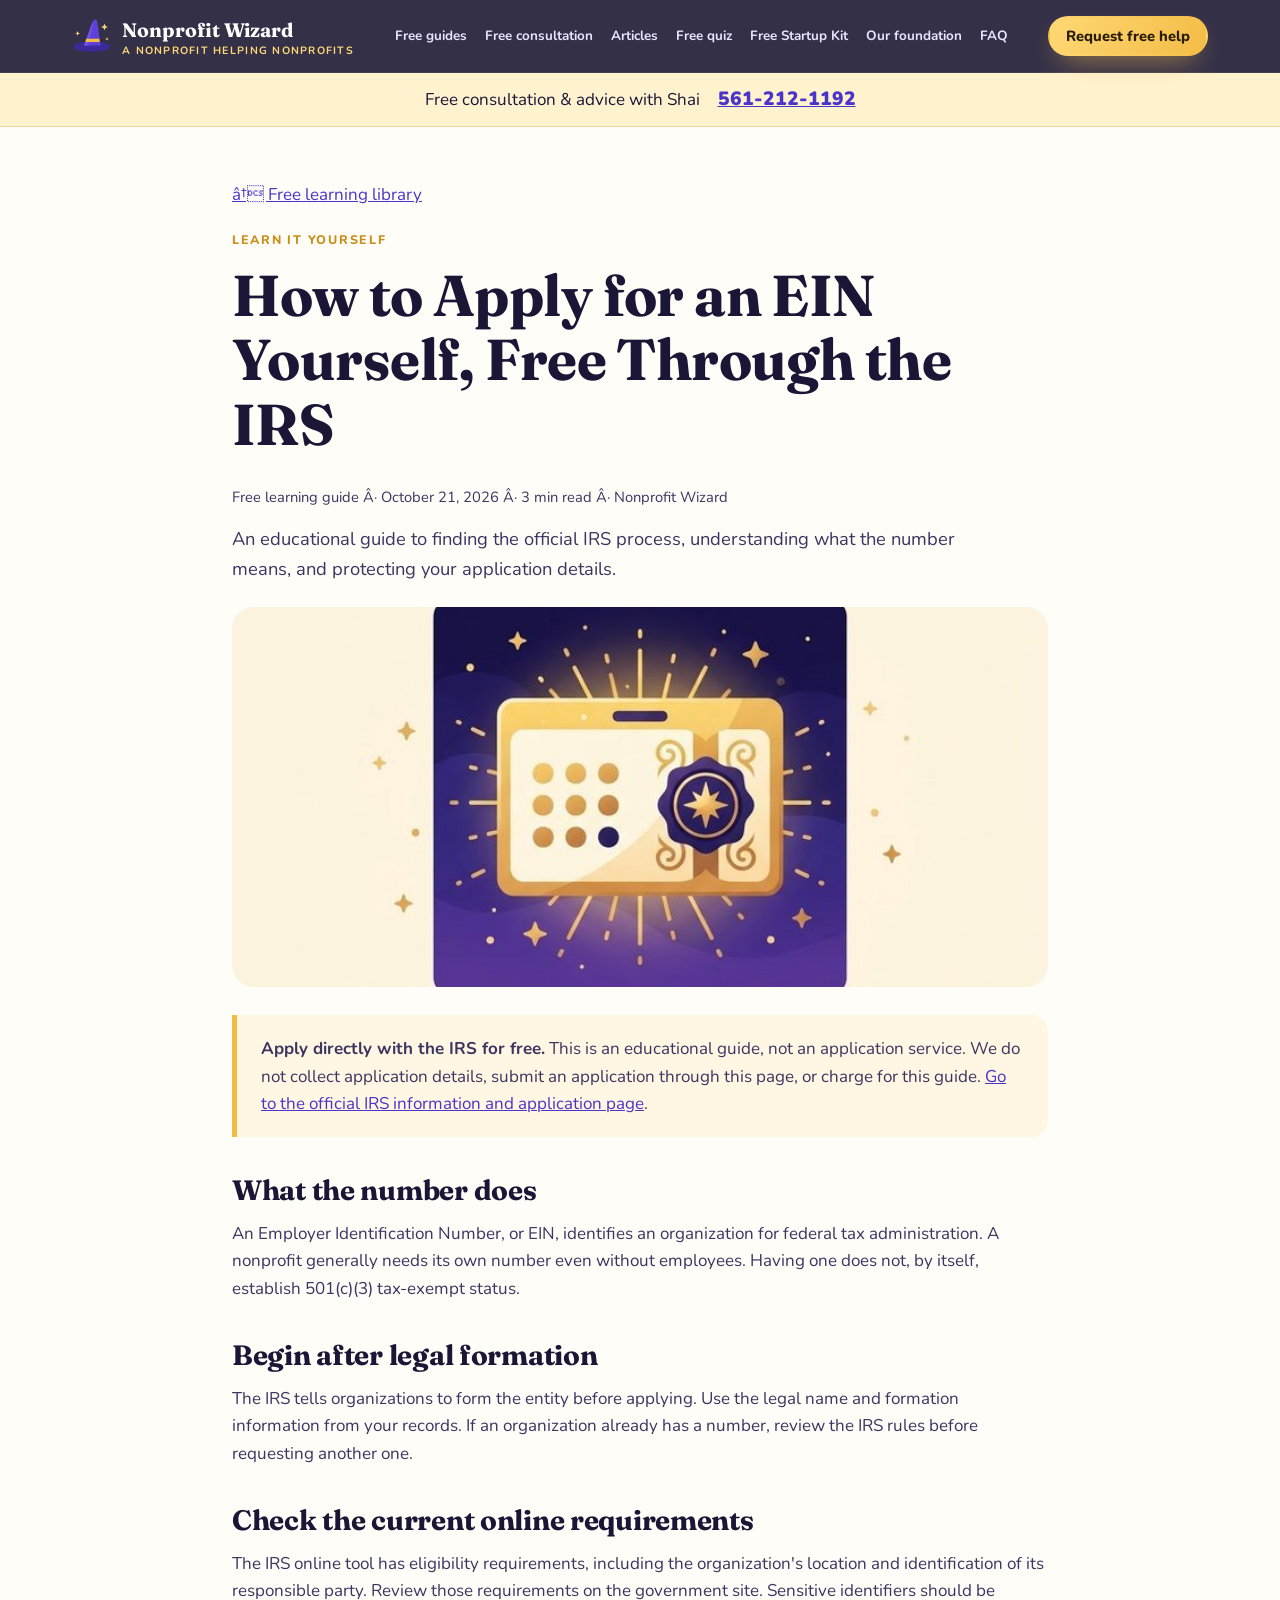
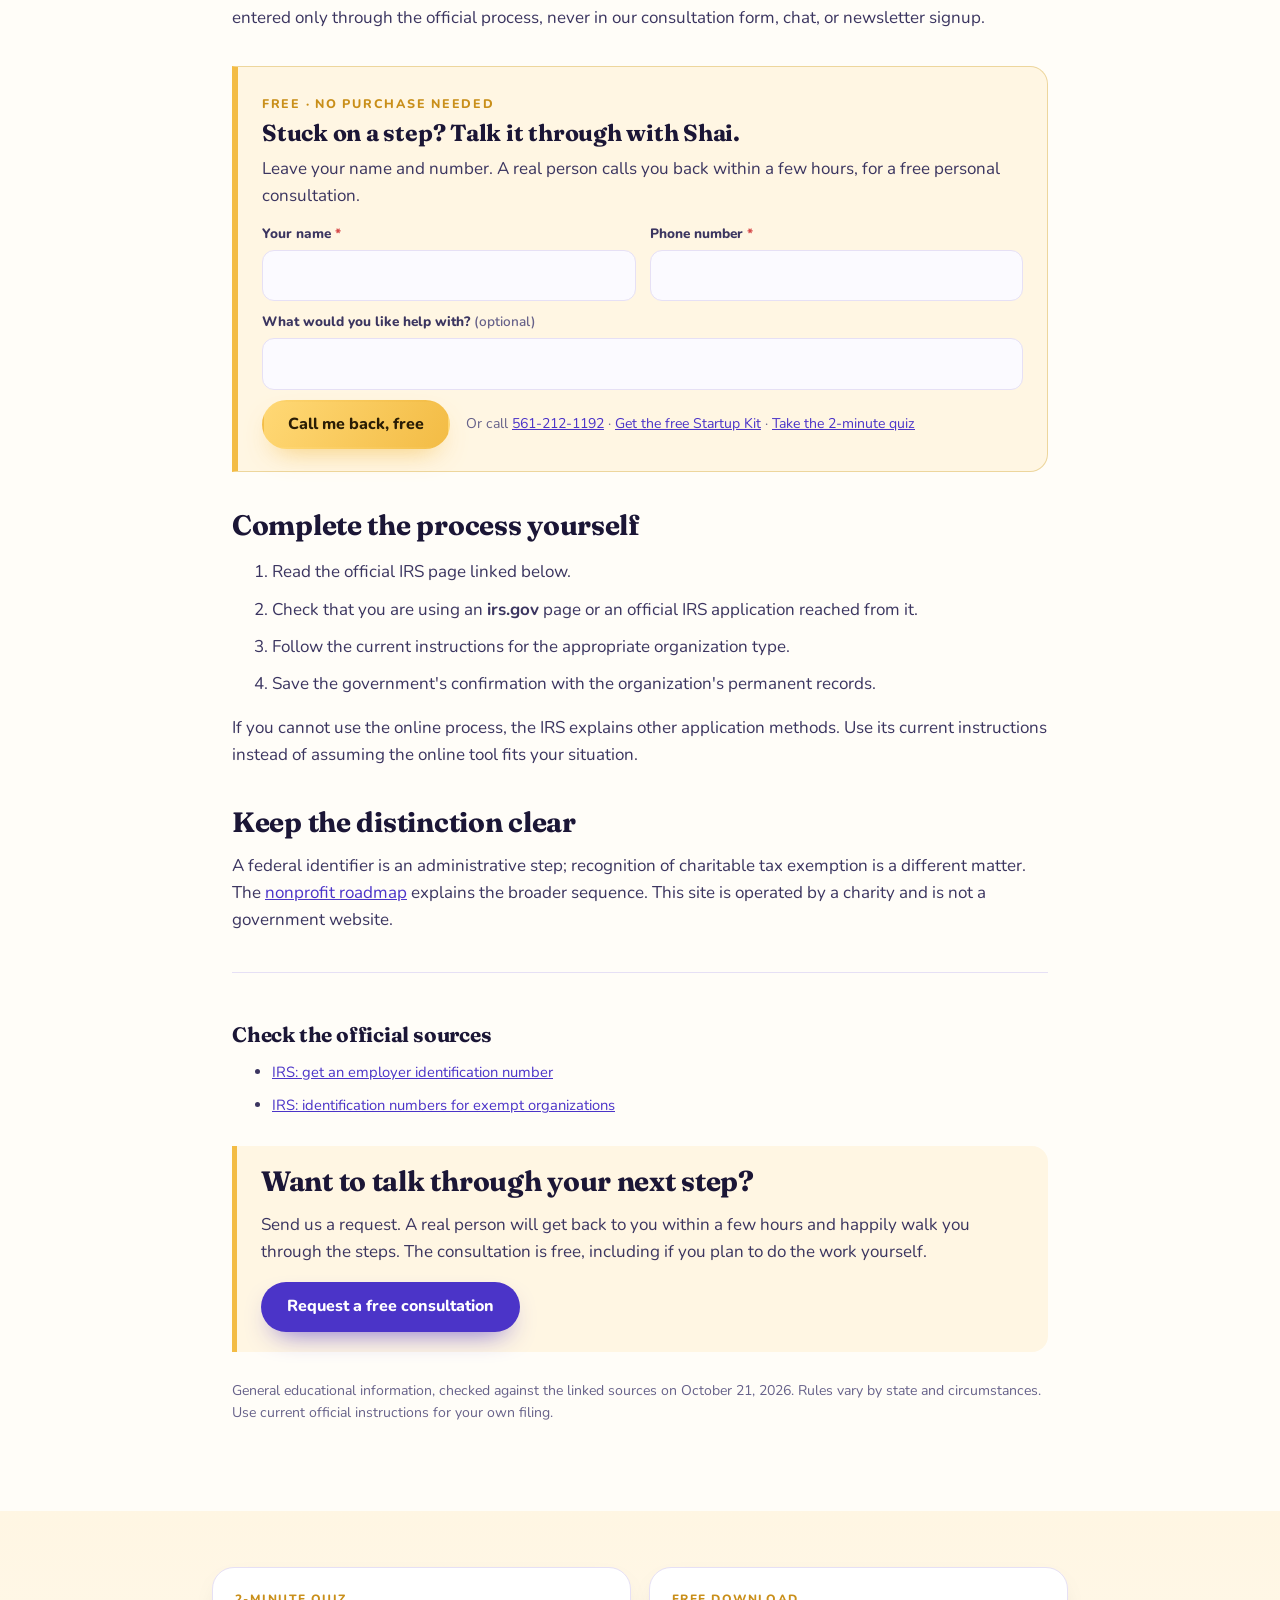
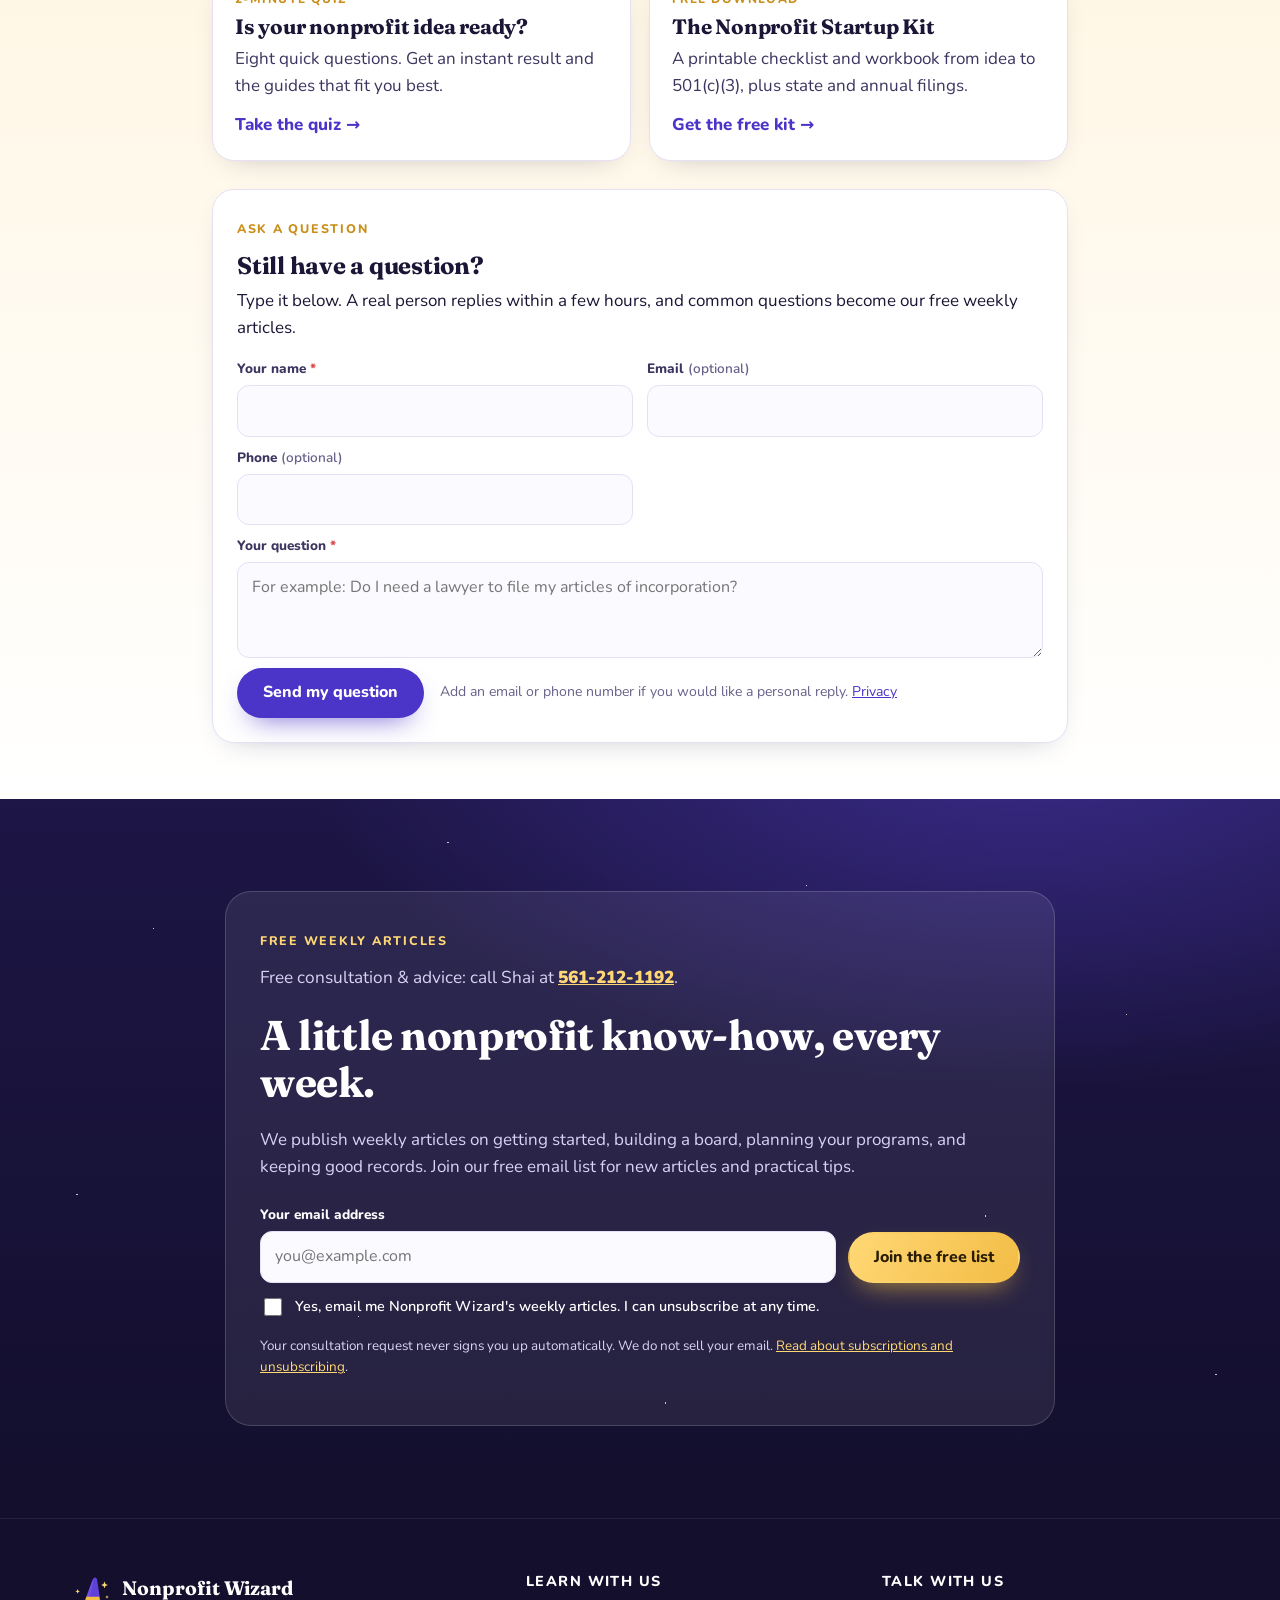
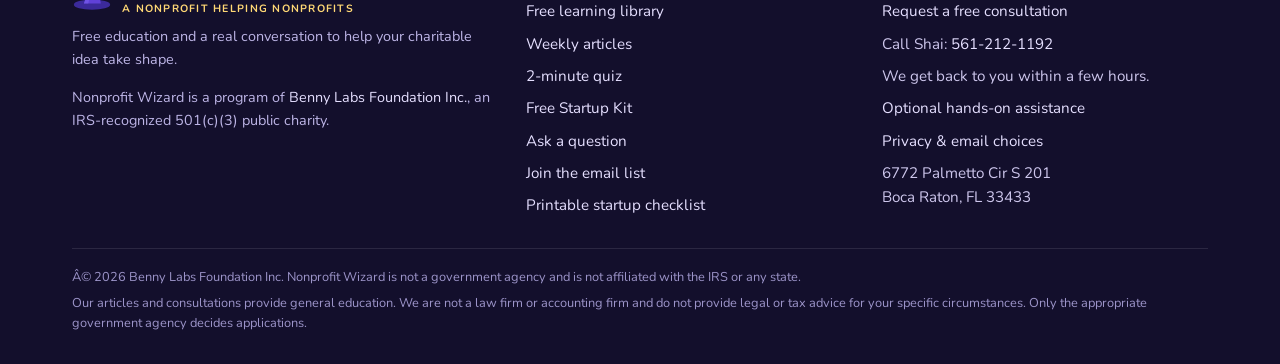
<file: apply-for-ein-yourself.html>
<!DOCTYPE html><html lang="en"><head>
<!-- Google tag (gtag.js) -->
<script async src="https://www.googletagmanager.com/gtag/js?id=AW-18523106729"></script>
<script>window.dataLayer = window.dataLayer || []; function gtag(){dataLayer.push(arguments);} gtag("js", new Date()); gtag("config", "AW-18523106729"); document.addEventListener("click", function (e) { var a = e.target.closest && e.target.closest("a"); if (a && a.protocol === "tel:") { if (window.nwTrack) { nwTrack("phone"); } else { gtag("event", "conversion", { send_to: "AW-18523106729/-k4ICPyFnKUdEKnbwIBF" }); } } });</script><script src="assets/track.js?v=20261028-engage"></script>
<meta charset="utf-8"><meta name="viewport" content="width=device-width,initial-scale=1"><title>How to Apply for an EIN Yourself, Free Through the IRS | Nonprofit Wizard</title><meta name="description" content="An educational guide to finding the official IRS process, understanding what the number means, and protecting your application details."><link rel="canonical" href="https://nonprofitwizard.org/apply-for-ein-yourself.html"><meta property="og:type" content="article"><meta property="og:title" content="How to Apply for an EIN Yourself, Free Through the IRS"><meta property="og:description" content="An educational guide to finding the official IRS process, understanding what the number means, and protecting your application details."><meta property="og:url" content="https://nonprofitwizard.org/apply-for-ein-yourself.html"><meta property="og:image" content="https://nonprofitwizard.org/assets/res-ein.jpg"><meta property="og:site_name" content="Nonprofit Wizard"><meta name="twitter:card" content="summary_large_image"><meta name="twitter:title" content="How to Apply for an EIN Yourself, Free Through the IRS"><meta name="twitter:description" content="An educational guide to finding the official IRS process, understanding what the number means, and protecting your application details."><meta name="twitter:image" content="https://nonprofitwizard.org/assets/res-ein.jpg"><meta name="theme-color" content="#1d1646"><link rel="icon" href="assets/favicon.png"><link rel="apple-touch-icon" href="assets/apple-touch-icon.png"><link rel="preconnect" href="https://fonts.googleapis.com"><link rel="preconnect" href="https://fonts.gstatic.com" crossorigin><link href="https://fonts.googleapis.com/css2?family=Fraunces:opsz,wght@9..144,600;9..144,700&family=Nunito:wght@400;600;700;800;900&display=swap" rel="stylesheet"><link rel="stylesheet" href="assets/theme.css?v=20261021-features"><link rel="alternate" type="application/rss+xml" title="Nonprofit Wizard articles" href="feed.xml"><script type="application/ld+json">{"@context": "https://schema.org", "@type": "Article", "headline": "How to Apply for an EIN Yourself, Free Through the IRS", "description": "An educational guide to finding the official IRS process, understanding what the number means, and protecting your application details.", "url": "https://nonprofitwizard.org/apply-for-ein-yourself.html", "inLanguage": "en", "publisher": {"@type": "Organization", "name": "Benny Labs Foundation Inc.", "url": "https://bennylabs.org/"}, "datePublished": "2026-10-21", "dateModified": "2026-10-21", "author": {"@type": "Organization", "name": "Nonprofit Wizard"}, "image": "https://nonprofitwizard.org/assets/res-ein.jpg"}</script></head><body><a class="skip-link" href="#main">Skip to content</a><svg width="0" height="0" style="position:absolute" aria-hidden="true">
  <symbol id="ico-spark" viewBox="0 0 24 24"><path d="M12 0c.6 6.5 5.5 11.4 12 12-6.5.6-11.4 5.5-12 12-.6-6.5-5.5-11.4-12-12C6.5 11.4 11.4 6.5 12 0z"/></symbol>
  <symbol id="ico-hat" viewBox="0 0 64 64">
    <ellipse cx="32" cy="49" rx="29" ry="8" fill="#3b2a9a"/>
    <path d="M19 47 L33 9 Q36 3 40 8 L46 47 Z" fill="#6041d8"/>
    <path d="M19 47 L33 9 Q34 12 33 16 L26 47 Z" fill="#7b5ff0" opacity=".6"/>
    <path d="M21.5 41.5 L44.5 41.5 L43.6 36.5 L22.8 36.5 Z" fill="#f3bc45"/>
    <path d="M52 12l1.6 3.8 3.8 1.6-3.8 1.6L52 22.8l-1.6-3.8-3.8-1.6 3.8-1.6z" fill="#ffd875"/>
    <path d="M9 24l1.1 2.6 2.6 1.1-2.6 1.1L9 31.4l-1.1-2.6-2.6-1.1 2.6-1.1z" fill="#ffd875"/>
    <path d="M56 34l.8 1.9 1.9.8-1.9.8-.8 1.9-.8-1.9-1.9-.8 1.9-.8z" fill="#ffd875"/>
  </symbol>
  <symbol id="ico-check" viewBox="0 0 24 24"><path d="M12 2a10 10 0 1 0 0 20 10 10 0 0 0 0-20zm-1.2 14.4-4.2-4.2 1.7-1.7 2.5 2.5 5.9-5.9 1.7 1.7-7.6 7.6z"/></symbol>
  <symbol id="ico-arrow" viewBox="0 0 24 24"><path d="M13 5l7 7-7 7-1.4-1.4L16.2 13H4v-2h12.2l-4.6-4.6z"/></symbol>
  <symbol id="ico-mic" viewBox="0 0 24 24"><path d="M12 15a4 4 0 0 0 4-4V6a4 4 0 0 0-8 0v5a4 4 0 0 0 4 4zm6-4h2a8 8 0 0 1-7 7.9V22h-2v-3.1A8 8 0 0 1 4 11h2a6 6 0 0 0 12 0z"/></symbol>
  <symbol id="ico-send" viewBox="0 0 24 24"><path d="M2 21l21-9L2 3v7l15 2-15 2z"/></symbol>
  <symbol id="ico-wand" viewBox="0 0 24 24"><path d="M3 19.6 15.2 7.4l1.4 1.4L4.4 21zm13-14.6 1-2 1 2 2 1-2 1-1 2-1-2-2-1zM19 11l.7-1.4L21 9l-1.3-.6L19 7l-.7 1.4L17 9l1.3.6zM7 3l.8 1.7L9.5 5.5l-1.7.8L7 8l-.8-1.7L4.5 5.5l1.7-.8z"/></symbol>
  <symbol id="ico-star" viewBox="0 0 24 24"><path d="M12 2l2.9 6.6 7.1.7-5.4 4.8 1.6 7L12 17.4 5.8 21.1l1.6-7L2 9.3l7.1-.7z"/></symbol>
  <symbol id="ico-up" viewBox="0 0 24 24"><path d="M12 5l7 7-1.4 1.4L13 8.8V20h-2V8.8l-4.6 4.6L5 12z"/></symbol>
  <symbol id="ico-phone" viewBox="0 0 24 24"><path d="M6.6 10.8a15 15 0 0 0 6.6 6.6l2.2-2.2a1 1 0 0 1 1-.25 11.4 11.4 0 0 0 3.6.6 1 1 0 0 1 1 1V20a1 1 0 0 1-1 1A17 17 0 0 1 3 4a1 1 0 0 1 1-1h3.5a1 1 0 0 1 1 1c0 1.25.2 2.45.6 3.6a1 1 0 0 1-.25 1z"/></symbol>
  <symbol id="ico-shield" viewBox="0 0 24 24"><path d="M12 2l8 3v6c0 5-3.4 9.7-8 11-4.6-1.3-8-6-8-11V5zm-1.2 13.4 5.6-5.6-1.4-1.4-4.2 4.2-2-2-1.4 1.4z"/></symbol>
  <symbol id="ico-heart" viewBox="0 0 24 24"><path d="M12 21s-7.5-4.6-9.5-9A5.4 5.4 0 0 1 12 6.3 5.4 5.4 0 0 1 21.5 12c-2 4.4-9.5 9-9.5 9z"/></symbol>
  <symbol id="ico-grant" viewBox="0 0 24 24"><path d="M4 4h10l6 6v10H4zm9 1.5V11h5.5zM7 13h10v2H7zm0 4h7v2H7z"/></symbol>
  <symbol id="ico-tax" viewBox="0 0 24 24"><path d="M12 2 2 7v2h20V7zM4 10v8H2v2h20v-2h-2v-8h-2v8h-3v-8h-2v8h-2v-8H9v8H6v-8z"/></symbol>
  <symbol id="ico-mail" viewBox="0 0 24 24"><path d="M2 5h20v14H2zm2 2v.5l8 5 8-5V7zm16 3-8 5-8-5v7h16z"/></symbol>
  <symbol id="ico-info" viewBox="0 0 24 24"><path d="M12 2a10 10 0 1 0 0 20 10 10 0 0 0 0-20zm1 15h-2v-6h2zm0-8h-2V7h2z"/></symbol>
  <symbol id="ico-cart" viewBox="0 0 24 24"><path d="M4 5h2l2.6 9h9.3l2.1-6H7.6l-.6-2H4zm4 12a2 2 0 1 0 0 4 2 2 0 0 0 0-4zm9 0a2 2 0 1 0 0 4 2 2 0 0 0 0-4z"/></symbol>
  <symbol id="ico-badge" viewBox="0 0 24 24"><path d="M12 2l2.4 2.6 3.5-.4 1 3.4 3.1 1.6-1.4 3.2 1.4 3.2-3.1 1.6-1 3.4-3.5-.4L12 22l-2.4-2.6-3.5.4-1-3.4L2 14.8l1.4-3.2L2 8.4l3.1-1.6 1-3.4 3.5.4zm-1.2 13.4 5.6-5.6-1.4-1.4-4.2 4.2-2-2-1.4 1.4z"/></symbol>
</svg>
<header class="nav" id="top"><div class="wrap"><a class="brand" href="index.html" aria-label="Nonprofit Wizard home"><svg aria-hidden="true"><use href="#ico-hat"/></svg><span>Nonprofit Wizard<small>A nonprofit helping nonprofits</small></span></a><nav class="navlinks" id="navlinks" aria-label="Main navigation">
<a href="index.html#learn">Free guides</a><a href="index.html#how-it-works">Free consultation</a><a href="articles.html">Articles</a><a href="quiz.html">Free quiz</a><a href="startup-kit.html">Free Startup Kit</a><a href="index.html#about">Our foundation</a><a href="index.html#faq">FAQ</a></nav>
<div class="navcta"><a class="btn btn-gold btn-sm" href="index.html#contact">Request free help</a><button class="burger" id="burger" aria-label="Open menu" aria-expanded="false" aria-controls="navlinks">&#9776;</button></div></div></header><div class="consultation-bar"><div class="wrap"><span>Free consultation &amp; advice with Shai</span><a href="tel:+15612121192">561-212-1192</a></div></div><main id="main"><article class="article-layout"><p><a href="index.html#learn">â† Free learning library</a></p><span class="eyebrow">Learn it yourself</span><h1>How to Apply for an EIN Yourself, Free Through the IRS</h1><p class="article-meta">Free learning guide Â· October 21, 2026 Â· 3 min read Â· Nonprofit Wizard</p><p class="lede">An educational guide to finding the official IRS process, understanding what the number means, and protecting your application details.</p><img class="article-image" src="assets/res-ein.jpg" alt="" width="1100" height="620"><div class="callout"><p><strong>Apply directly with the IRS for free.</strong> This is an educational guide, not an application service. We do not collect application details, submit an application through this page, or charge for this guide. <a href="https://www.irs.gov/businesses/small-businesses-self-employed/get-an-employer-identification-number">Go to the official IRS information and application page</a>.</p></div><h2>What the number does</h2><p>An Employer Identification Number, or EIN, identifies an organization for federal tax administration. A nonprofit generally needs its own number even without employees. Having one does not, by itself, establish 501(c)(3) tax-exempt status.</p><h2>Begin after legal formation</h2><p>The IRS tells organizations to form the entity before applying. Use the legal name and formation information from your records. If an organization already has a number, review the IRS rules before requesting another one.</p><h2>Check the current online requirements</h2><p>The IRS online tool has eligibility requirements, including the organization's location and identification of its responsible party. Review those requirements on the government site. Sensitive identifiers should be entered only through the official process, never in our consultation form, chat, or newsletter signup.</p><!--nw:mid--><aside class="nw-box" aria-labelledby="nw-mid-h"><span class="eyebrow">Free &middot; no purchase needed</span><h2 id="nw-mid-h">Stuck on a step? Talk it through with Shai.</h2>
<p>Leave your name and number. A real person calls you back within a few hours, for a free personal consultation.</p>
<form class="nw-form" data-nw-form="consult">
<div class="f"><label for="nw-mid-name">Your name <span class="req">*</span></label><input id="nw-mid-name" name="full_name" type="text" required maxlength="160" autocomplete="name"></div>
<div class="f"><label for="nw-mid-phone">Phone number <span class="req">*</span></label><input id="nw-mid-phone" name="phone" type="tel" required maxlength="40" autocomplete="tel"></div>
<div class="f full"><label for="nw-mid-notes">What would you like help with? <span class="opt">(optional)</span></label><input id="nw-mid-notes" name="notes" type="text" maxlength="500"></div>
<div class="nw-honey" aria-hidden="true"><label>Leave this empty<input name="website" tabindex="-1" autocomplete="off"></label></div>
<div class="acts"><button class="btn btn-gold" type="submit">Call me back, free</button><span class="nw-fine">Or call <a href="tel:+15612121192">561-212-1192</a> &middot; <a href="startup-kit.html">Get the free Startup Kit</a> &middot; <a href="quiz.html">Take the 2-minute quiz</a></span></div>
<div class="nw-msg" role="status" aria-live="polite" hidden></div>
</form></aside><!--/nw:mid--><h2>Complete the process yourself</h2><ol><li>Read the official IRS page linked below.</li><li>Check that you are using an <strong>irs.gov</strong> page or an official IRS application reached from it.</li><li>Follow the current instructions for the appropriate organization type.</li><li>Save the government's confirmation with the organization's permanent records.</li></ol><p>If you cannot use the online process, the IRS explains other application methods. Use its current instructions instead of assuming the online tool fits your situation.</p><h2>Keep the distinction clear</h2><p>A federal identifier is an administrative step; recognition of charitable tax exemption is a different matter. The <a href="nonprofit-roadmap.html">nonprofit roadmap</a> explains the broader sequence. This site is operated by a charity and is not a government website.</p><aside class="sources"><h2>Check the official sources</h2><ul><li><a href="https://www.irs.gov/businesses/small-businesses-self-employed/get-an-employer-identification-number">IRS: get an employer identification number</a></li><li><a href="https://www.irs.gov/charities-non-profits/employer-identification-number">IRS: identification numbers for exempt organizations</a></li></ul></aside><div class="callout article-cta"><h2 style="margin-top:0">Want to talk through your next step?</h2><p>Send us a request. A real person will get back to you within a few hours and happily walk you through the steps. The consultation is free, including if you plan to do the work yourself.</p><a class="btn btn-royal" href="index.html#contact">Request a free consultation</a></div><p class="reading-note">General educational information, checked against the linked sources on October 21, 2026. Rules vary by state and circumstances. Use current official instructions for your own filing.</p></article><!--nw:after--><section class="nw-after" aria-label="More free help"><div class="wrap"><div class="nw-teasers">
<a class="nw-teaser" href="quiz.html"><span class="tag">2-minute quiz</span><h3>Is your nonprofit idea ready?</h3><p>Eight quick questions. Get an instant result and the guides that fit you best.</p><span class="go">Take the quiz &rarr;</span></a>
<a class="nw-teaser" href="startup-kit.html"><span class="tag">Free download</span><h3>The Nonprofit Startup Kit</h3><p>A printable checklist and workbook from idea to 501(c)(3), plus state and annual filings.</p><span class="go">Get the free kit &rarr;</span></a>
</div><div class="nw-ask" id="nwa-box">
<span class="eyebrow">Ask a question</span>
<h2>Still have a question?</h2>
<p>Type it below. A real person replies within a few hours, and common questions become our free weekly articles.</p>
<form class="nw-form" data-nw-form="question" aria-describedby="nwa-fine">
<div class="f"><label for="nwa-name">Your name <span class="req">*</span></label><input id="nwa-name" name="full_name" type="text" required maxlength="160" autocomplete="name"></div>
<div class="f"><label for="nwa-email">Email <span class="opt">(optional)</span></label><input id="nwa-email" name="email" type="email" maxlength="254" autocomplete="email"></div>
<div class="f"><label for="nwa-phone">Phone <span class="opt">(optional)</span></label><input id="nwa-phone" name="phone" type="tel" maxlength="40" autocomplete="tel"></div>
<div class="f full"><label for="nwa-q">Your question <span class="req">*</span></label><textarea id="nwa-q" name="question" required minlength="5" maxlength="1500" placeholder="For example: Do I need a lawyer to file my articles of incorporation?"></textarea></div>
<div class="nw-honey" aria-hidden="true"><label>Leave this empty<input name="website" tabindex="-1" autocomplete="off"></label></div>
<div class="acts"><button class="btn btn-royal" type="submit">Send my question</button><span class="nw-fine" id="nwa-fine">Add an email or phone number if you would like a personal reply. <a href="privacy.html">Privacy</a></span></div>
<div class="nw-msg" role="status" aria-live="polite" hidden></div>
</form>
</div></div></section><!--/nw:after--><section class="dark starry newsletter-section" id="subscribe"><div class="wrap"><div class="newsletter-box"><span class="eyebrow">Free weekly articles</span><p class="newsletter-contact">Free consultation &amp; advice: call Shai at <a href="tel:+15612121192">561-212-1192</a>.</p><h2>A little nonprofit know-how, every week.</h2><p>We publish weekly articles on getting started, building a board, planning your programs, and keeping good records. Join our free email list for new articles and practical tips.</p><form class="newsletter-form" data-newsletter><div class="f"><label for="newsletter-email">Your email address</label><input id="newsletter-email" name="email" type="email" autocomplete="email" placeholder="you@example.com" required maxlength="254"></div><button class="btn btn-gold" type="submit">Join the free list</button><div class="signup-consent"><input type="checkbox" name="consent" id="newsletter-consent" required><label for="newsletter-consent">Yes, email me Nonprofit Wizard's weekly articles. I can unsubscribe at any time.</label></div><div class="honey" aria-hidden="true"><label>Leave this empty<input name="bot-field" tabindex="-1" autocomplete="off"></label></div></form><p class="signup-status" role="status" aria-live="polite"></p><p class="fine">Your consultation request never signs you up automatically. We do not sell your email. <a href="privacy.html#newsletter">Read about subscriptions and unsubscribing</a>.</p></div></div></section></main><footer><div class="wrap"><div class="footgrid"><div><a class="brand" href="index.html" aria-label="Nonprofit Wizard home"><svg aria-hidden="true"><use href="#ico-hat"/></svg><span>Nonprofit Wizard<small>A nonprofit helping nonprofits</small></span></a><p>Free education and a real conversation to help your charitable idea take shape.</p><p>Nonprofit Wizard is a program of <a href="https://bennylabs.org/">Benny Labs Foundation Inc.</a>, an IRS-recognized 501(c)(3) public charity.</p></div><div><h4>Learn with us</h4><ul><li><a href="index.html#learn">Free learning library</a></li><li><a href="articles.html">Weekly articles</a></li><li><a href="quiz.html">2-minute quiz</a></li><li><a href="startup-kit.html">Free Startup Kit</a></li><li><a href="index.html#ask-a-question">Ask a question</a></li><li><a href="index.html#subscribe">Join the email list</a></li><li><a href="startup-checklist.html">Printable startup checklist</a></li></ul></div><div><h4>Talk with us</h4><ul><li><a href="index.html#contact">Request a free consultation</a></li><li>Call Shai: <a href="tel:+15612121192">561-212-1192</a></li><li>We get back to you within a few hours.</li><li><a href="index.html#programs">Optional hands-on assistance</a></li><li><a href="privacy.html">Privacy &amp; email choices</a></li><li>6772 Palmetto Cir S 201<br>Boca Raton, FL 33433</li></ul></div></div><div class="footlegal"><span>Â© 2026 Benny Labs Foundation Inc. Nonprofit Wizard is not a government agency and is not affiliated with the IRS or any state.</span><span>Our articles and consultations provide general education. We are not a law firm or accounting firm and do not provide legal or tax advice for your specific circumstances. Only the appropriate government agency decides applications.</span></div></div></footer><button class="totop" id="totop" aria-label="Back to top"><svg aria-hidden="true"><use href="#ico-up"/></svg></button><script src="assets/site.js" defer></script><script src="assets/features.js?v=20261021-features" defer></script></body></html>
</file>
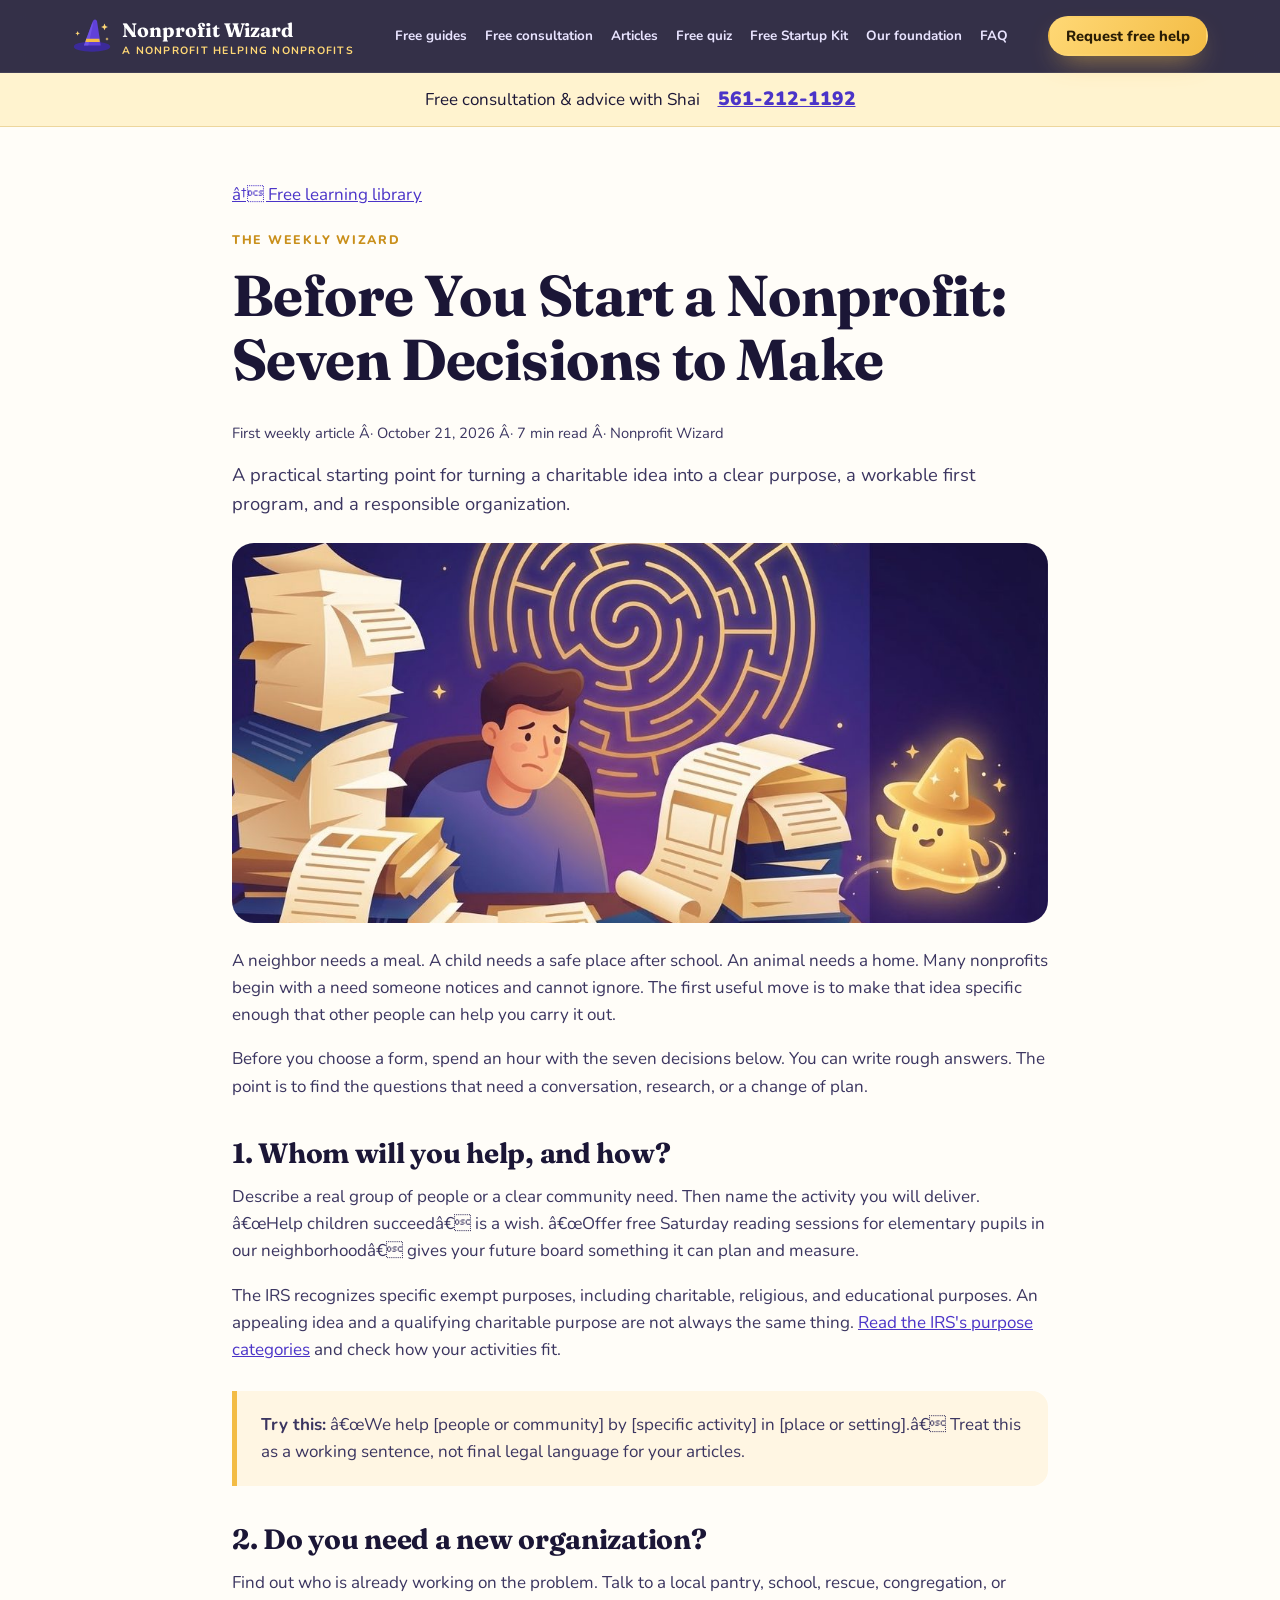
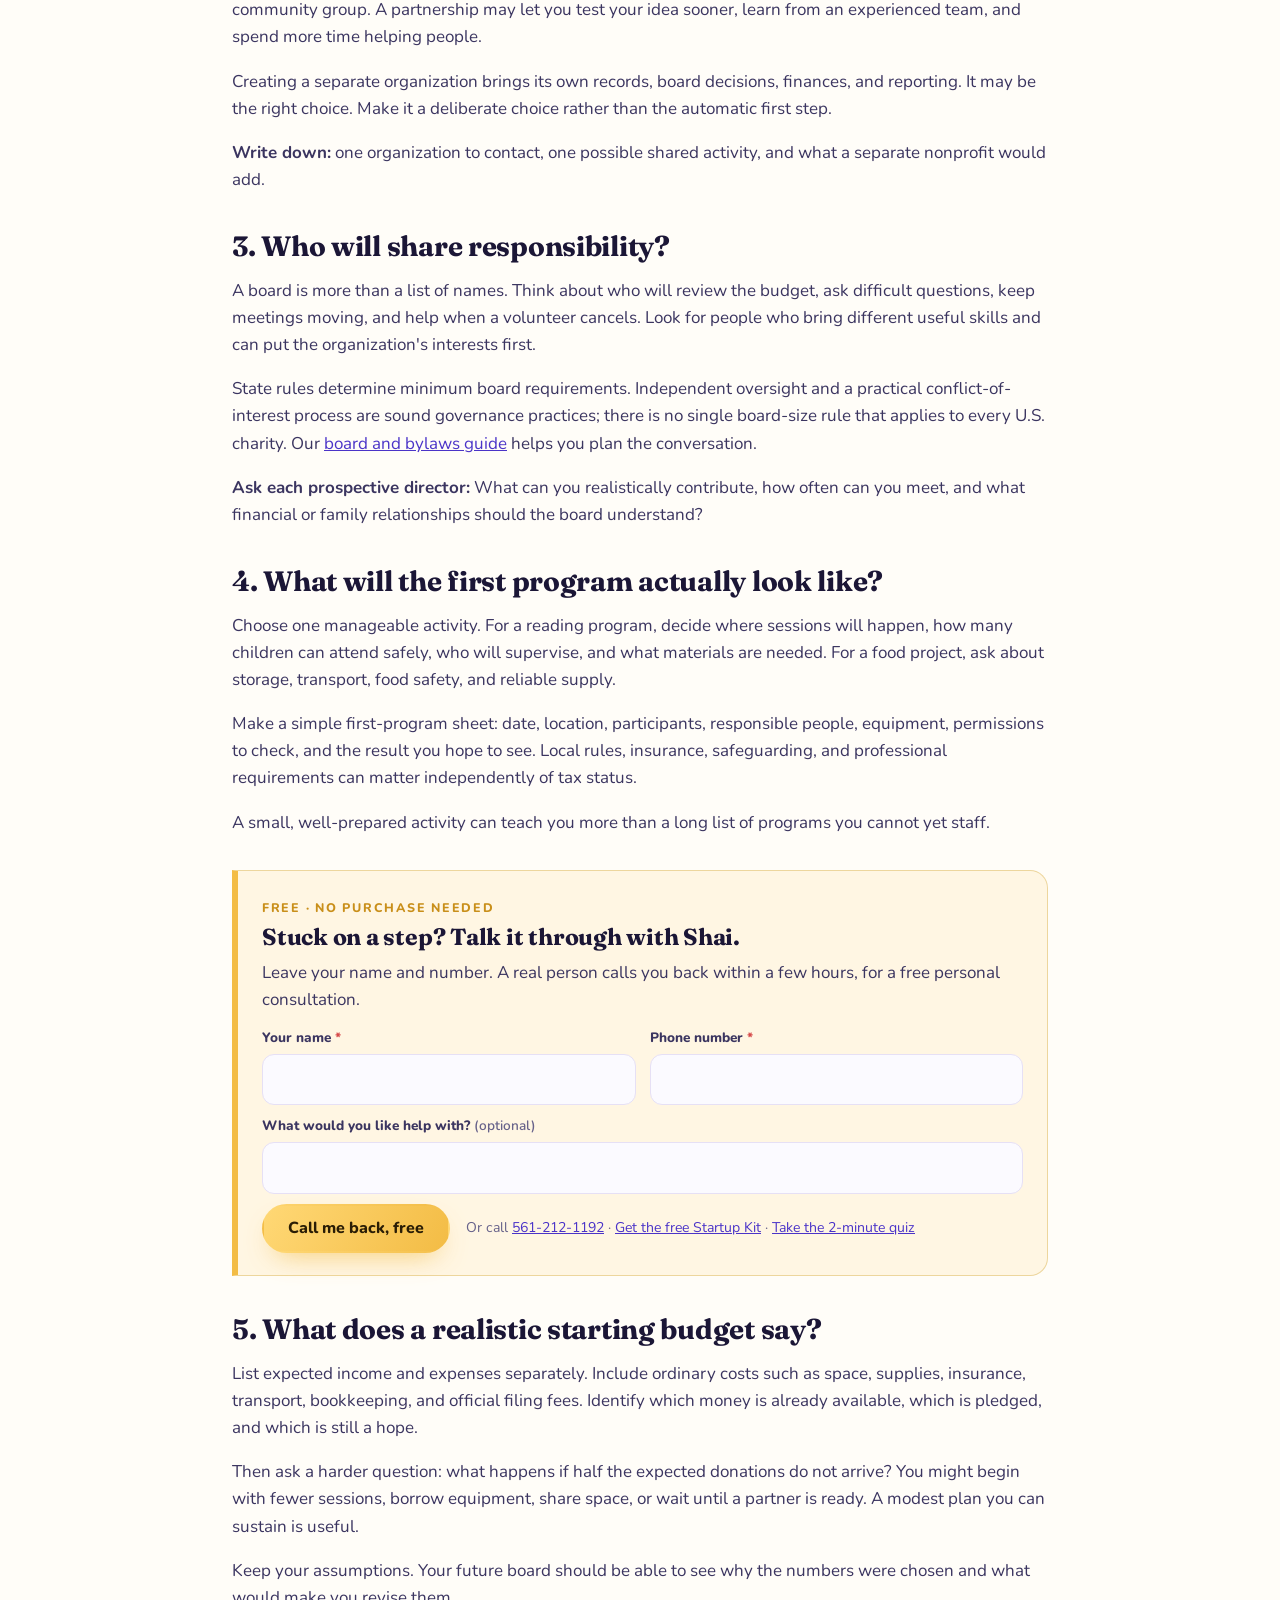
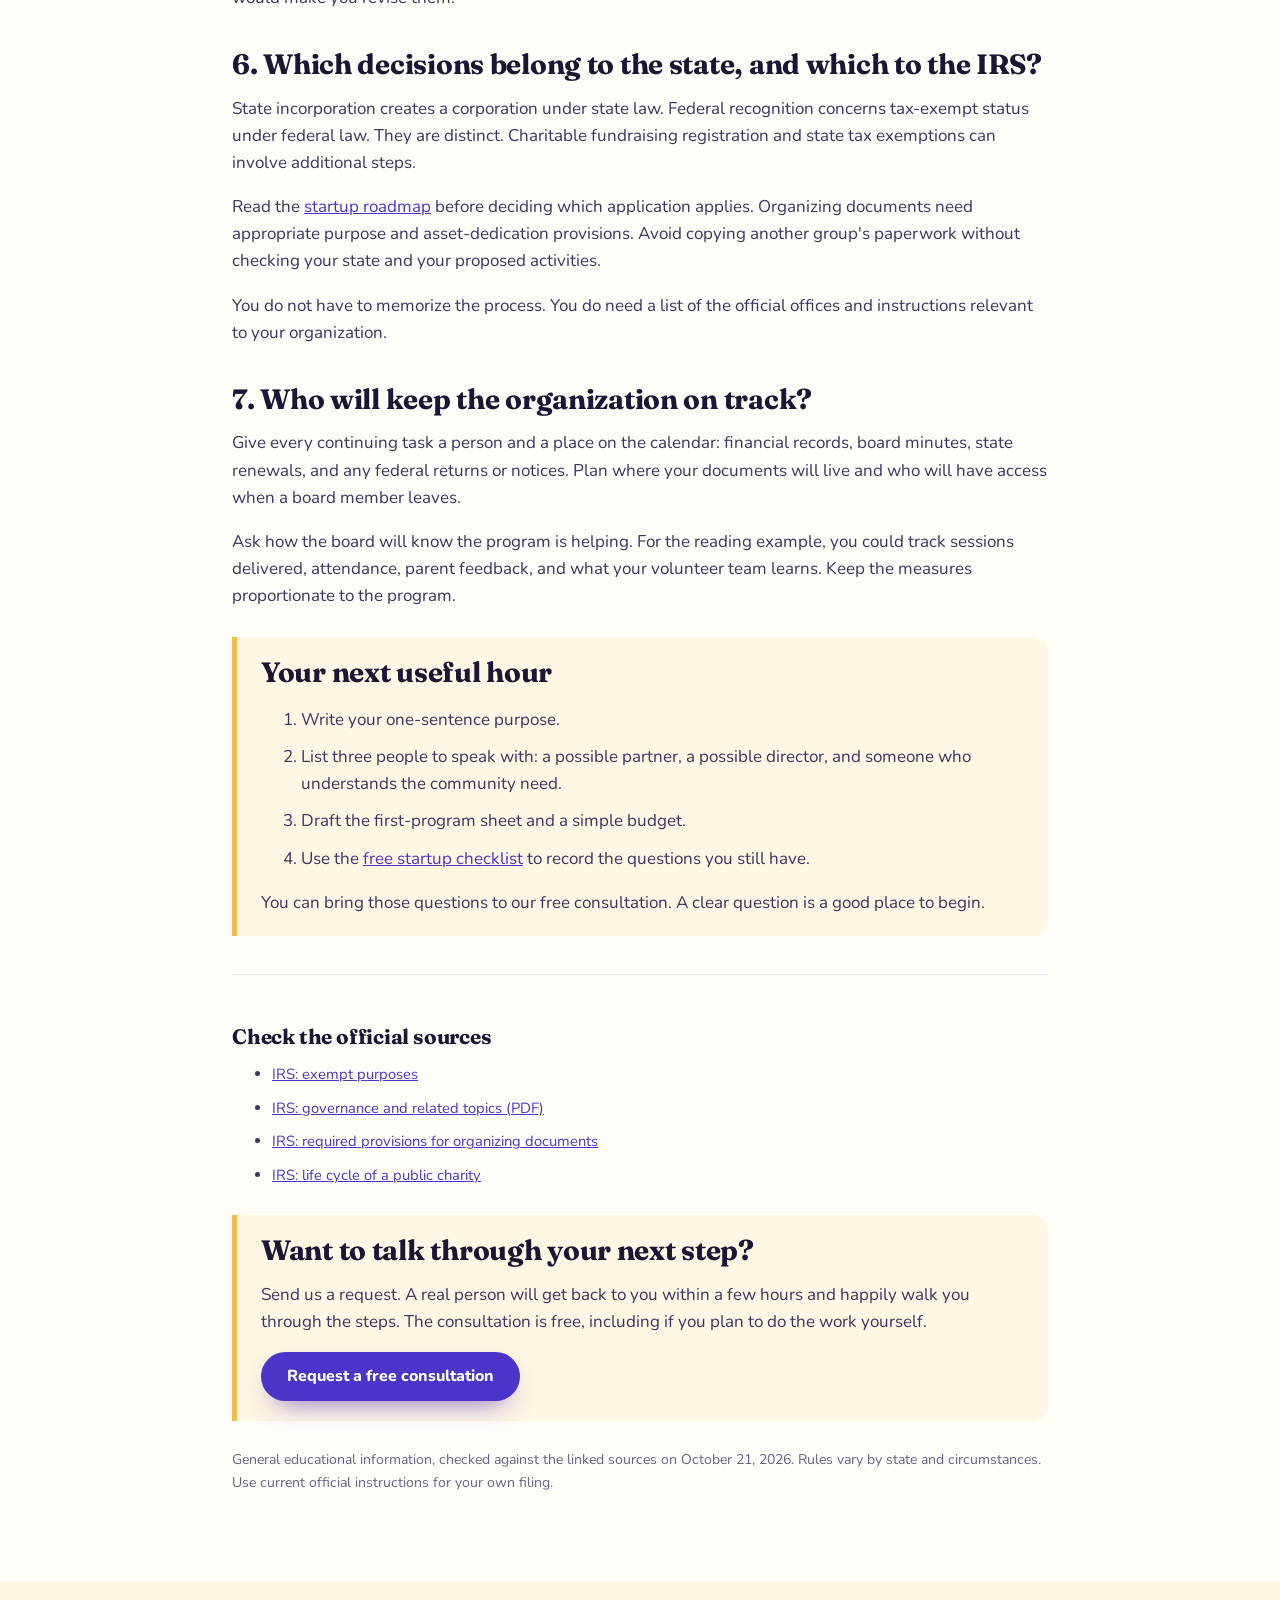
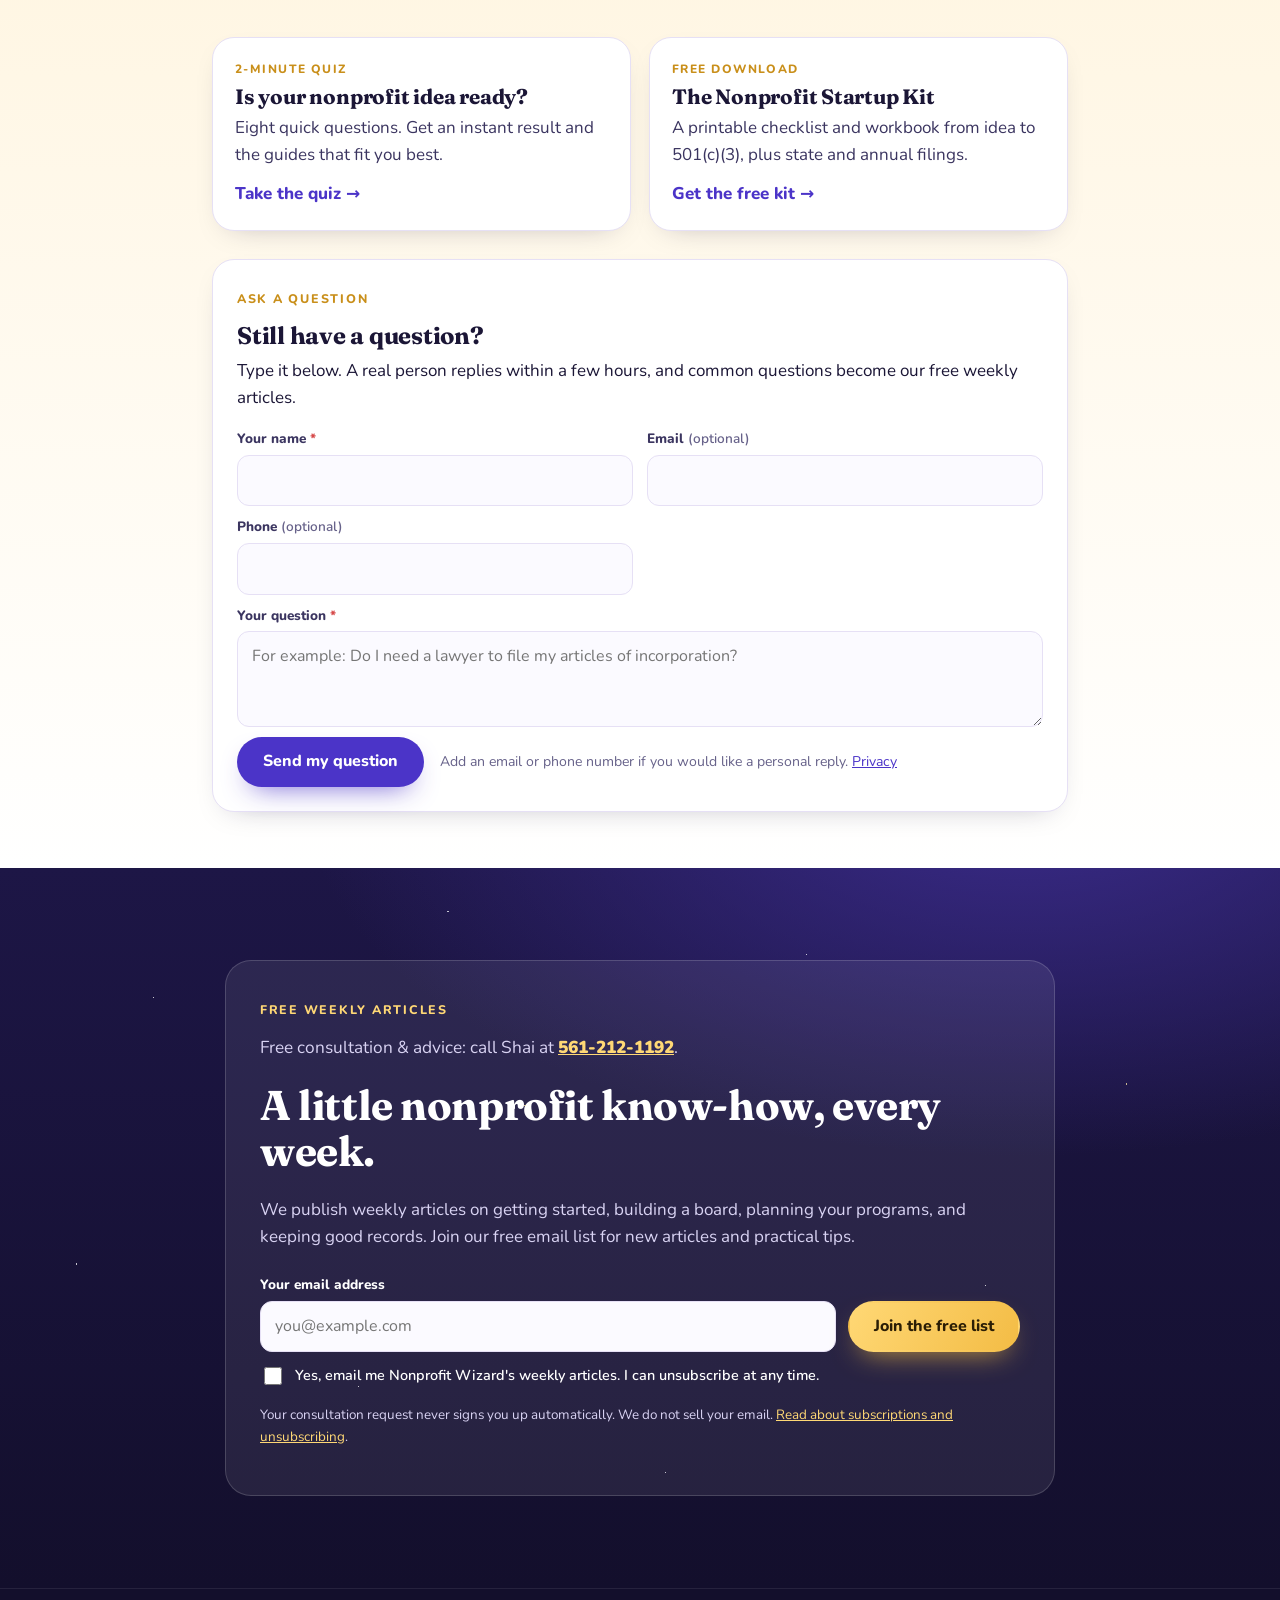
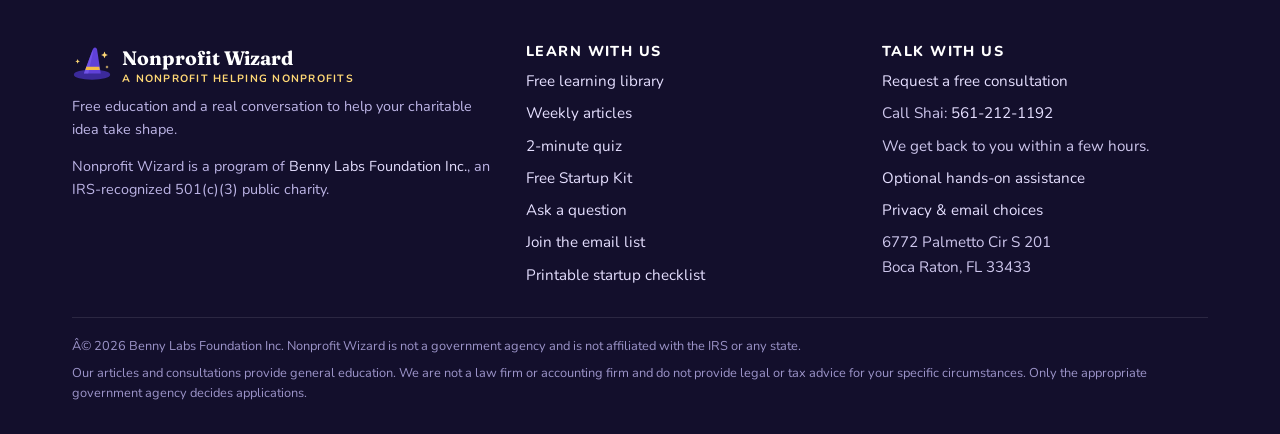
<file: article-before-you-start.html>
<!DOCTYPE html><html lang="en"><head>
<!-- Google tag (gtag.js) -->
<script async src="https://www.googletagmanager.com/gtag/js?id=AW-18523106729"></script>
<script>window.dataLayer = window.dataLayer || []; function gtag(){dataLayer.push(arguments);} gtag("js", new Date()); gtag("config", "AW-18523106729"); document.addEventListener("click", function (e) { var a = e.target.closest && e.target.closest("a"); if (a && a.protocol === "tel:") { if (window.nwTrack) { nwTrack("phone"); } else { gtag("event", "conversion", { send_to: "AW-18523106729/-k4ICPyFnKUdEKnbwIBF" }); } } });</script><script src="assets/track.js?v=20261028-engage"></script>
<meta charset="utf-8"><meta name="viewport" content="width=device-width,initial-scale=1"><title>Before You Start a Nonprofit: Seven Decisions to Make | Nonprofit Wizard</title><meta name="description" content="A practical starting point for turning a charitable idea into a clear purpose, a workable first program, and a responsible organization."><link rel="canonical" href="https://nonprofitwizard.org/article-before-you-start.html"><meta property="og:type" content="article"><meta property="og:title" content="Before You Start a Nonprofit: Seven Decisions to Make"><meta property="og:description" content="A practical starting point for turning a charitable idea into a clear purpose, a workable first program, and a responsible organization."><meta property="og:url" content="https://nonprofitwizard.org/article-before-you-start.html"><meta property="og:image" content="https://nonprofitwizard.org/assets/diy-hard.jpg"><meta property="og:site_name" content="Nonprofit Wizard"><meta name="twitter:card" content="summary_large_image"><meta name="twitter:title" content="Before You Start a Nonprofit: Seven Decisions to Make"><meta name="twitter:description" content="A practical starting point for turning a charitable idea into a clear purpose, a workable first program, and a responsible organization."><meta name="twitter:image" content="https://nonprofitwizard.org/assets/diy-hard.jpg"><meta name="theme-color" content="#1d1646"><link rel="icon" href="assets/favicon.png"><link rel="apple-touch-icon" href="assets/apple-touch-icon.png"><link rel="preconnect" href="https://fonts.googleapis.com"><link rel="preconnect" href="https://fonts.gstatic.com" crossorigin><link href="https://fonts.googleapis.com/css2?family=Fraunces:opsz,wght@9..144,600;9..144,700&family=Nunito:wght@400;600;700;800;900&display=swap" rel="stylesheet"><link rel="stylesheet" href="assets/theme.css?v=20261021-features"><link rel="alternate" type="application/rss+xml" title="Nonprofit Wizard articles" href="feed.xml"><script type="application/ld+json">{"@context": "https://schema.org", "@type": "Article", "headline": "Before You Start a Nonprofit: Seven Decisions to Make", "description": "A practical starting point for turning a charitable idea into a clear purpose, a workable first program, and a responsible organization.", "url": "https://nonprofitwizard.org/article-before-you-start.html", "inLanguage": "en", "publisher": {"@type": "Organization", "name": "Benny Labs Foundation Inc.", "url": "https://bennylabs.org/"}, "datePublished": "2026-10-21", "dateModified": "2026-10-21", "author": {"@type": "Organization", "name": "Nonprofit Wizard"}, "image": "https://nonprofitwizard.org/assets/diy-hard.jpg"}</script></head><body><a class="skip-link" href="#main">Skip to content</a><svg width="0" height="0" style="position:absolute" aria-hidden="true">
  <symbol id="ico-spark" viewBox="0 0 24 24"><path d="M12 0c.6 6.5 5.5 11.4 12 12-6.5.6-11.4 5.5-12 12-.6-6.5-5.5-11.4-12-12C6.5 11.4 11.4 6.5 12 0z"/></symbol>
  <symbol id="ico-hat" viewBox="0 0 64 64">
    <ellipse cx="32" cy="49" rx="29" ry="8" fill="#3b2a9a"/>
    <path d="M19 47 L33 9 Q36 3 40 8 L46 47 Z" fill="#6041d8"/>
    <path d="M19 47 L33 9 Q34 12 33 16 L26 47 Z" fill="#7b5ff0" opacity=".6"/>
    <path d="M21.5 41.5 L44.5 41.5 L43.6 36.5 L22.8 36.5 Z" fill="#f3bc45"/>
    <path d="M52 12l1.6 3.8 3.8 1.6-3.8 1.6L52 22.8l-1.6-3.8-3.8-1.6 3.8-1.6z" fill="#ffd875"/>
    <path d="M9 24l1.1 2.6 2.6 1.1-2.6 1.1L9 31.4l-1.1-2.6-2.6-1.1 2.6-1.1z" fill="#ffd875"/>
    <path d="M56 34l.8 1.9 1.9.8-1.9.8-.8 1.9-.8-1.9-1.9-.8 1.9-.8z" fill="#ffd875"/>
  </symbol>
  <symbol id="ico-check" viewBox="0 0 24 24"><path d="M12 2a10 10 0 1 0 0 20 10 10 0 0 0 0-20zm-1.2 14.4-4.2-4.2 1.7-1.7 2.5 2.5 5.9-5.9 1.7 1.7-7.6 7.6z"/></symbol>
  <symbol id="ico-arrow" viewBox="0 0 24 24"><path d="M13 5l7 7-7 7-1.4-1.4L16.2 13H4v-2h12.2l-4.6-4.6z"/></symbol>
  <symbol id="ico-mic" viewBox="0 0 24 24"><path d="M12 15a4 4 0 0 0 4-4V6a4 4 0 0 0-8 0v5a4 4 0 0 0 4 4zm6-4h2a8 8 0 0 1-7 7.9V22h-2v-3.1A8 8 0 0 1 4 11h2a6 6 0 0 0 12 0z"/></symbol>
  <symbol id="ico-send" viewBox="0 0 24 24"><path d="M2 21l21-9L2 3v7l15 2-15 2z"/></symbol>
  <symbol id="ico-wand" viewBox="0 0 24 24"><path d="M3 19.6 15.2 7.4l1.4 1.4L4.4 21zm13-14.6 1-2 1 2 2 1-2 1-1 2-1-2-2-1zM19 11l.7-1.4L21 9l-1.3-.6L19 7l-.7 1.4L17 9l1.3.6zM7 3l.8 1.7L9.5 5.5l-1.7.8L7 8l-.8-1.7L4.5 5.5l1.7-.8z"/></symbol>
  <symbol id="ico-star" viewBox="0 0 24 24"><path d="M12 2l2.9 6.6 7.1.7-5.4 4.8 1.6 7L12 17.4 5.8 21.1l1.6-7L2 9.3l7.1-.7z"/></symbol>
  <symbol id="ico-up" viewBox="0 0 24 24"><path d="M12 5l7 7-1.4 1.4L13 8.8V20h-2V8.8l-4.6 4.6L5 12z"/></symbol>
  <symbol id="ico-phone" viewBox="0 0 24 24"><path d="M6.6 10.8a15 15 0 0 0 6.6 6.6l2.2-2.2a1 1 0 0 1 1-.25 11.4 11.4 0 0 0 3.6.6 1 1 0 0 1 1 1V20a1 1 0 0 1-1 1A17 17 0 0 1 3 4a1 1 0 0 1 1-1h3.5a1 1 0 0 1 1 1c0 1.25.2 2.45.6 3.6a1 1 0 0 1-.25 1z"/></symbol>
  <symbol id="ico-shield" viewBox="0 0 24 24"><path d="M12 2l8 3v6c0 5-3.4 9.7-8 11-4.6-1.3-8-6-8-11V5zm-1.2 13.4 5.6-5.6-1.4-1.4-4.2 4.2-2-2-1.4 1.4z"/></symbol>
  <symbol id="ico-heart" viewBox="0 0 24 24"><path d="M12 21s-7.5-4.6-9.5-9A5.4 5.4 0 0 1 12 6.3 5.4 5.4 0 0 1 21.5 12c-2 4.4-9.5 9-9.5 9z"/></symbol>
  <symbol id="ico-grant" viewBox="0 0 24 24"><path d="M4 4h10l6 6v10H4zm9 1.5V11h5.5zM7 13h10v2H7zm0 4h7v2H7z"/></symbol>
  <symbol id="ico-tax" viewBox="0 0 24 24"><path d="M12 2 2 7v2h20V7zM4 10v8H2v2h20v-2h-2v-8h-2v8h-3v-8h-2v8h-2v-8H9v8H6v-8z"/></symbol>
  <symbol id="ico-mail" viewBox="0 0 24 24"><path d="M2 5h20v14H2zm2 2v.5l8 5 8-5V7zm16 3-8 5-8-5v7h16z"/></symbol>
  <symbol id="ico-info" viewBox="0 0 24 24"><path d="M12 2a10 10 0 1 0 0 20 10 10 0 0 0 0-20zm1 15h-2v-6h2zm0-8h-2V7h2z"/></symbol>
  <symbol id="ico-cart" viewBox="0 0 24 24"><path d="M4 5h2l2.6 9h9.3l2.1-6H7.6l-.6-2H4zm4 12a2 2 0 1 0 0 4 2 2 0 0 0 0-4zm9 0a2 2 0 1 0 0 4 2 2 0 0 0 0-4z"/></symbol>
  <symbol id="ico-badge" viewBox="0 0 24 24"><path d="M12 2l2.4 2.6 3.5-.4 1 3.4 3.1 1.6-1.4 3.2 1.4 3.2-3.1 1.6-1 3.4-3.5-.4L12 22l-2.4-2.6-3.5.4-1-3.4L2 14.8l1.4-3.2L2 8.4l3.1-1.6 1-3.4 3.5.4zm-1.2 13.4 5.6-5.6-1.4-1.4-4.2 4.2-2-2-1.4 1.4z"/></symbol>
</svg>
<header class="nav" id="top"><div class="wrap"><a class="brand" href="index.html" aria-label="Nonprofit Wizard home"><svg aria-hidden="true"><use href="#ico-hat"/></svg><span>Nonprofit Wizard<small>A nonprofit helping nonprofits</small></span></a><nav class="navlinks" id="navlinks" aria-label="Main navigation">
<a href="index.html#learn">Free guides</a><a href="index.html#how-it-works">Free consultation</a><a href="articles.html">Articles</a><a href="quiz.html">Free quiz</a><a href="startup-kit.html">Free Startup Kit</a><a href="index.html#about">Our foundation</a><a href="index.html#faq">FAQ</a></nav>
<div class="navcta"><a class="btn btn-gold btn-sm" href="index.html#contact">Request free help</a><button class="burger" id="burger" aria-label="Open menu" aria-expanded="false" aria-controls="navlinks">&#9776;</button></div></div></header><div class="consultation-bar"><div class="wrap"><span>Free consultation &amp; advice with Shai</span><a href="tel:+15612121192">561-212-1192</a></div></div><main id="main"><article class="article-layout"><p><a href="index.html#learn">â† Free learning library</a></p><span class="eyebrow">The weekly Wizard</span><h1>Before You Start a Nonprofit: Seven Decisions to Make</h1><p class="article-meta">First weekly article Â· October 21, 2026 Â· 7 min read Â· Nonprofit Wizard</p><p class="lede">A practical starting point for turning a charitable idea into a clear purpose, a workable first program, and a responsible organization.</p><img class="article-image" src="assets/diy-hard.jpg" alt="" width="1100" height="620"><p>A neighbor needs a meal. A child needs a safe place after school. An animal needs a home. Many nonprofits begin with a need someone notices and cannot ignore. The first useful move is to make that idea specific enough that other people can help you carry it out.</p><p>Before you choose a form, spend an hour with the seven decisions below. You can write rough answers. The point is to find the questions that need a conversation, research, or a change of plan.</p>
<h2>1. Whom will you help, and how?</h2><p>Describe a real group of people or a clear community need. Then name the activity you will deliver. â€œHelp children succeedâ€ is a wish. â€œOffer free Saturday reading sessions for elementary pupils in our neighborhoodâ€ gives your future board something it can plan and measure.</p><p>The IRS recognizes specific exempt purposes, including charitable, religious, and educational purposes. An appealing idea and a qualifying charitable purpose are not always the same thing. <a href="https://www.irs.gov/charities-non-profits/charitable-organizations/exempt-purposes-internal-revenue-code-section-501c3">Read the IRS's purpose categories</a> and check how your activities fit.</p><div class="callout"><p><strong>Try this:</strong> â€œWe help [people or community] by [specific activity] in [place or setting].â€ Treat this as a working sentence, not final legal language for your articles.</p></div>
<h2>2. Do you need a new organization?</h2><p>Find out who is already working on the problem. Talk to a local pantry, school, rescue, congregation, or community group. A partnership may let you test your idea sooner, learn from an experienced team, and spend more time helping people.</p><p>Creating a separate organization brings its own records, board decisions, finances, and reporting. It may be the right choice. Make it a deliberate choice rather than the automatic first step.</p><p><strong>Write down:</strong> one organization to contact, one possible shared activity, and what a separate nonprofit would add.</p>
<h2>3. Who will share responsibility?</h2><p>A board is more than a list of names. Think about who will review the budget, ask difficult questions, keep meetings moving, and help when a volunteer cancels. Look for people who bring different useful skills and can put the organization's interests first.</p><p>State rules determine minimum board requirements. Independent oversight and a practical conflict-of-interest process are sound governance practices; there is no single board-size rule that applies to every U.S. charity. Our <a href="board-and-bylaws.html">board and bylaws guide</a> helps you plan the conversation.</p><p><strong>Ask each prospective director:</strong> What can you realistically contribute, how often can you meet, and what financial or family relationships should the board understand?</p>
<h2>4. What will the first program actually look like?</h2><p>Choose one manageable activity. For a reading program, decide where sessions will happen, how many children can attend safely, who will supervise, and what materials are needed. For a food project, ask about storage, transport, food safety, and reliable supply.</p><p>Make a simple first-program sheet: date, location, participants, responsible people, equipment, permissions to check, and the result you hope to see. Local rules, insurance, safeguarding, and professional requirements can matter independently of tax status.</p><p>A small, well-prepared activity can teach you more than a long list of programs you cannot yet staff.</p>
<!--nw:mid--><aside class="nw-box" aria-labelledby="nw-mid-h"><span class="eyebrow">Free &middot; no purchase needed</span><h2 id="nw-mid-h">Stuck on a step? Talk it through with Shai.</h2>
<p>Leave your name and number. A real person calls you back within a few hours, for a free personal consultation.</p>
<form class="nw-form" data-nw-form="consult">
<div class="f"><label for="nw-mid-name">Your name <span class="req">*</span></label><input id="nw-mid-name" name="full_name" type="text" required maxlength="160" autocomplete="name"></div>
<div class="f"><label for="nw-mid-phone">Phone number <span class="req">*</span></label><input id="nw-mid-phone" name="phone" type="tel" required maxlength="40" autocomplete="tel"></div>
<div class="f full"><label for="nw-mid-notes">What would you like help with? <span class="opt">(optional)</span></label><input id="nw-mid-notes" name="notes" type="text" maxlength="500"></div>
<div class="nw-honey" aria-hidden="true"><label>Leave this empty<input name="website" tabindex="-1" autocomplete="off"></label></div>
<div class="acts"><button class="btn btn-gold" type="submit">Call me back, free</button><span class="nw-fine">Or call <a href="tel:+15612121192">561-212-1192</a> &middot; <a href="startup-kit.html">Get the free Startup Kit</a> &middot; <a href="quiz.html">Take the 2-minute quiz</a></span></div>
<div class="nw-msg" role="status" aria-live="polite" hidden></div>
</form></aside><!--/nw:mid--><h2>5. What does a realistic starting budget say?</h2><p>List expected income and expenses separately. Include ordinary costs such as space, supplies, insurance, transport, bookkeeping, and official filing fees. Identify which money is already available, which is pledged, and which is still a hope.</p><p>Then ask a harder question: what happens if half the expected donations do not arrive? You might begin with fewer sessions, borrow equipment, share space, or wait until a partner is ready. A modest plan you can sustain is useful.</p><p>Keep your assumptions. Your future board should be able to see why the numbers were chosen and what would make you revise them.</p>
<h2>6. Which decisions belong to the state, and which to the IRS?</h2><p>State incorporation creates a corporation under state law. Federal recognition concerns tax-exempt status under federal law. They are distinct. Charitable fundraising registration and state tax exemptions can involve additional steps.</p><p>Read the <a href="nonprofit-roadmap.html">startup roadmap</a> before deciding which application applies. Organizing documents need appropriate purpose and asset-dedication provisions. Avoid copying another group's paperwork without checking your state and your proposed activities.</p><p>You do not have to memorize the process. You do need a list of the official offices and instructions relevant to your organization.</p>
<h2>7. Who will keep the organization on track?</h2><p>Give every continuing task a person and a place on the calendar: financial records, board minutes, state renewals, and any federal returns or notices. Plan where your documents will live and who will have access when a board member leaves.</p><p>Ask how the board will know the program is helping. For the reading example, you could track sessions delivered, attendance, parent feedback, and what your volunteer team learns. Keep the measures proportionate to the program.</p><div class="callout"><h2 style="margin-top:0">Your next useful hour</h2><ol><li>Write your one-sentence purpose.</li><li>List three people to speak with: a possible partner, a possible director, and someone who understands the community need.</li><li>Draft the first-program sheet and a simple budget.</li><li>Use the <a href="startup-checklist.html">free startup checklist</a> to record the questions you still have.</li></ol><p>You can bring those questions to our free consultation. A clear question is a good place to begin.</p></div><aside class="sources"><h2>Check the official sources</h2><ul><li><a href="https://www.irs.gov/charities-non-profits/charitable-organizations/exempt-purposes-internal-revenue-code-section-501c3">IRS: exempt purposes</a></li><li><a href="https://www.irs.gov/pub/irs-tege/governance_practices.pdf">IRS: governance and related topics (PDF)</a></li><li><a href="https://www.irs.gov/charities-non-profits/charitable-organizations/charity-required-provisions-for-organizing-documents">IRS: required provisions for organizing documents</a></li><li><a href="https://www.irs.gov/charities-non-profits/charitable-organizations/life-cycle-of-a-public-charity">IRS: life cycle of a public charity</a></li></ul></aside><div class="callout article-cta"><h2 style="margin-top:0">Want to talk through your next step?</h2><p>Send us a request. A real person will get back to you within a few hours and happily walk you through the steps. The consultation is free, including if you plan to do the work yourself.</p><a class="btn btn-royal" href="index.html#contact">Request a free consultation</a></div><p class="reading-note">General educational information, checked against the linked sources on October 21, 2026. Rules vary by state and circumstances. Use current official instructions for your own filing.</p></article><!--nw:after--><section class="nw-after" aria-label="More free help"><div class="wrap"><div class="nw-teasers">
<a class="nw-teaser" href="quiz.html"><span class="tag">2-minute quiz</span><h3>Is your nonprofit idea ready?</h3><p>Eight quick questions. Get an instant result and the guides that fit you best.</p><span class="go">Take the quiz &rarr;</span></a>
<a class="nw-teaser" href="startup-kit.html"><span class="tag">Free download</span><h3>The Nonprofit Startup Kit</h3><p>A printable checklist and workbook from idea to 501(c)(3), plus state and annual filings.</p><span class="go">Get the free kit &rarr;</span></a>
</div><div class="nw-ask" id="nwa-box">
<span class="eyebrow">Ask a question</span>
<h2>Still have a question?</h2>
<p>Type it below. A real person replies within a few hours, and common questions become our free weekly articles.</p>
<form class="nw-form" data-nw-form="question" aria-describedby="nwa-fine">
<div class="f"><label for="nwa-name">Your name <span class="req">*</span></label><input id="nwa-name" name="full_name" type="text" required maxlength="160" autocomplete="name"></div>
<div class="f"><label for="nwa-email">Email <span class="opt">(optional)</span></label><input id="nwa-email" name="email" type="email" maxlength="254" autocomplete="email"></div>
<div class="f"><label for="nwa-phone">Phone <span class="opt">(optional)</span></label><input id="nwa-phone" name="phone" type="tel" maxlength="40" autocomplete="tel"></div>
<div class="f full"><label for="nwa-q">Your question <span class="req">*</span></label><textarea id="nwa-q" name="question" required minlength="5" maxlength="1500" placeholder="For example: Do I need a lawyer to file my articles of incorporation?"></textarea></div>
<div class="nw-honey" aria-hidden="true"><label>Leave this empty<input name="website" tabindex="-1" autocomplete="off"></label></div>
<div class="acts"><button class="btn btn-royal" type="submit">Send my question</button><span class="nw-fine" id="nwa-fine">Add an email or phone number if you would like a personal reply. <a href="privacy.html">Privacy</a></span></div>
<div class="nw-msg" role="status" aria-live="polite" hidden></div>
</form>
</div></div></section><!--/nw:after--><section class="dark starry newsletter-section" id="subscribe"><div class="wrap"><div class="newsletter-box"><span class="eyebrow">Free weekly articles</span><p class="newsletter-contact">Free consultation &amp; advice: call Shai at <a href="tel:+15612121192">561-212-1192</a>.</p><h2>A little nonprofit know-how, every week.</h2><p>We publish weekly articles on getting started, building a board, planning your programs, and keeping good records. Join our free email list for new articles and practical tips.</p><form class="newsletter-form" data-newsletter><div class="f"><label for="newsletter-email">Your email address</label><input id="newsletter-email" name="email" type="email" autocomplete="email" placeholder="you@example.com" required maxlength="254"></div><button class="btn btn-gold" type="submit">Join the free list</button><div class="signup-consent"><input type="checkbox" name="consent" id="newsletter-consent" required><label for="newsletter-consent">Yes, email me Nonprofit Wizard's weekly articles. I can unsubscribe at any time.</label></div><div class="honey" aria-hidden="true"><label>Leave this empty<input name="bot-field" tabindex="-1" autocomplete="off"></label></div></form><p class="signup-status" role="status" aria-live="polite"></p><p class="fine">Your consultation request never signs you up automatically. We do not sell your email. <a href="privacy.html#newsletter">Read about subscriptions and unsubscribing</a>.</p></div></div></section></main><footer><div class="wrap"><div class="footgrid"><div><a class="brand" href="index.html" aria-label="Nonprofit Wizard home"><svg aria-hidden="true"><use href="#ico-hat"/></svg><span>Nonprofit Wizard<small>A nonprofit helping nonprofits</small></span></a><p>Free education and a real conversation to help your charitable idea take shape.</p><p>Nonprofit Wizard is a program of <a href="https://bennylabs.org/">Benny Labs Foundation Inc.</a>, an IRS-recognized 501(c)(3) public charity.</p></div><div><h4>Learn with us</h4><ul><li><a href="index.html#learn">Free learning library</a></li><li><a href="articles.html">Weekly articles</a></li><li><a href="quiz.html">2-minute quiz</a></li><li><a href="startup-kit.html">Free Startup Kit</a></li><li><a href="index.html#ask-a-question">Ask a question</a></li><li><a href="index.html#subscribe">Join the email list</a></li><li><a href="startup-checklist.html">Printable startup checklist</a></li></ul></div><div><h4>Talk with us</h4><ul><li><a href="index.html#contact">Request a free consultation</a></li><li>Call Shai: <a href="tel:+15612121192">561-212-1192</a></li><li>We get back to you within a few hours.</li><li><a href="index.html#programs">Optional hands-on assistance</a></li><li><a href="privacy.html">Privacy &amp; email choices</a></li><li>6772 Palmetto Cir S 201<br>Boca Raton, FL 33433</li></ul></div></div><div class="footlegal"><span>Â© 2026 Benny Labs Foundation Inc. Nonprofit Wizard is not a government agency and is not affiliated with the IRS or any state.</span><span>Our articles and consultations provide general education. We are not a law firm or accounting firm and do not provide legal or tax advice for your specific circumstances. Only the appropriate government agency decides applications.</span></div></div></footer><button class="totop" id="totop" aria-label="Back to top"><svg aria-hidden="true"><use href="#ico-up"/></svg></button><script src="assets/site.js" defer></script><script src="assets/features.js?v=20261021-features" defer></script></body></html>
</file>
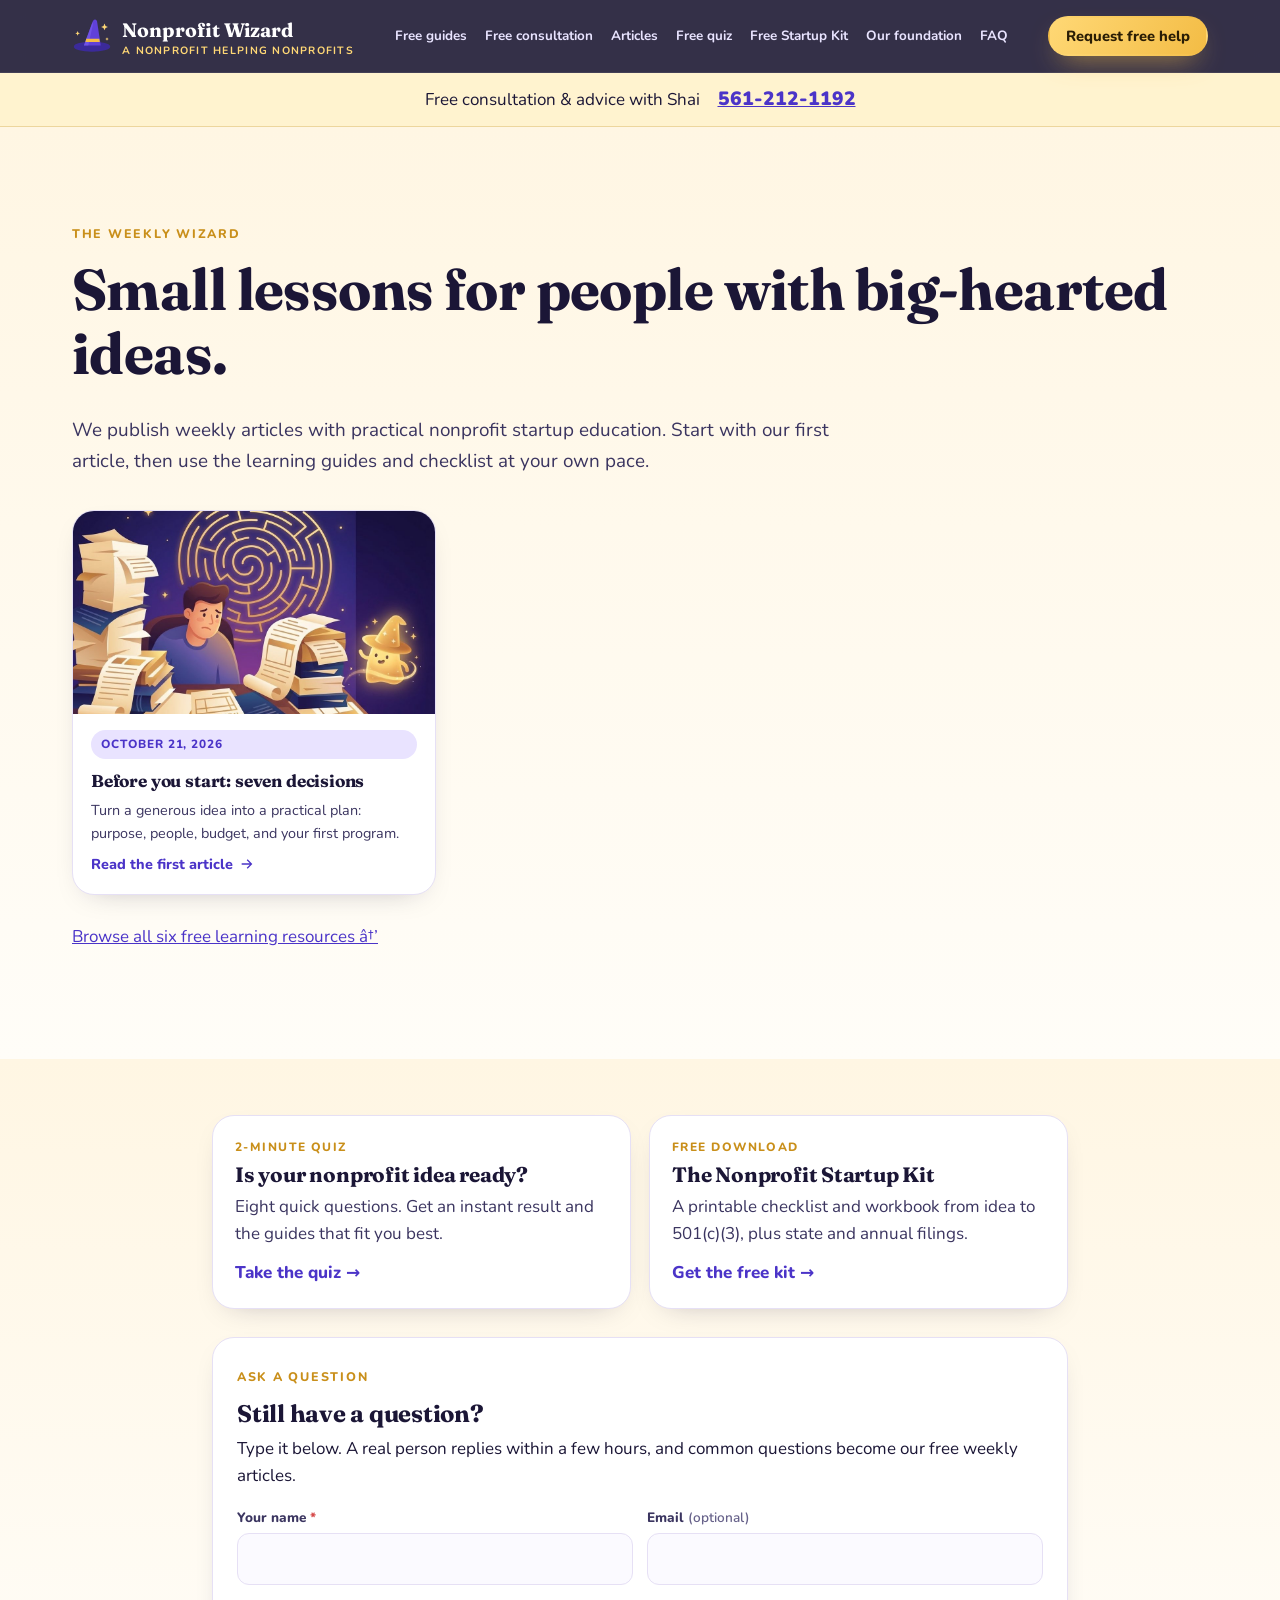
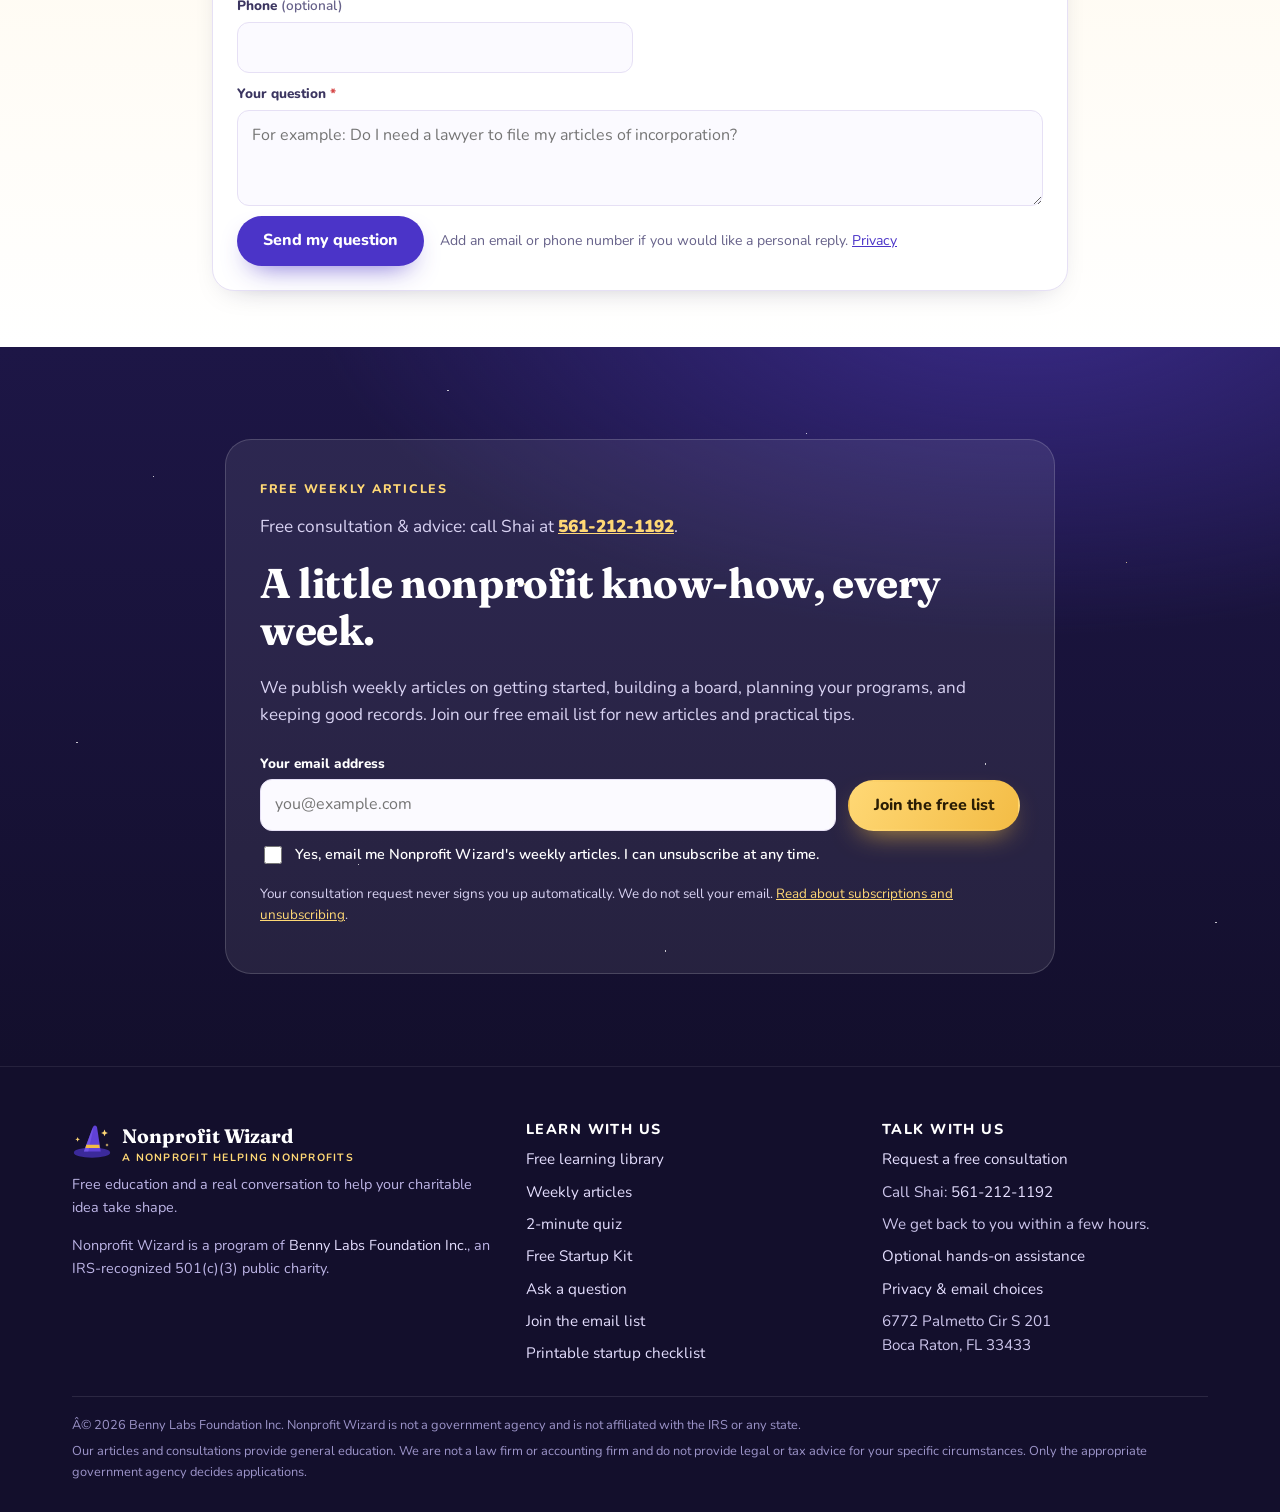
<file: articles.html>
<!DOCTYPE html><html lang="en"><head>
<!-- Google tag (gtag.js) -->
<script async src="https://www.googletagmanager.com/gtag/js?id=AW-18523106729"></script>
<script>window.dataLayer = window.dataLayer || []; function gtag(){dataLayer.push(arguments);} gtag("js", new Date()); gtag("config", "AW-18523106729"); document.addEventListener("click", function (e) { var a = e.target.closest && e.target.closest("a"); if (a && a.protocol === "tel:") { if (window.nwTrack) { nwTrack("phone"); } else { gtag("event", "conversion", { send_to: "AW-18523106729/-k4ICPyFnKUdEKnbwIBF" }); } } });</script><script src="assets/track.js?v=20261028-engage"></script>
<meta charset="utf-8"><meta name="viewport" content="width=device-width,initial-scale=1"><title>Weekly Nonprofit Articles | Nonprofit Wizard</title><meta name="description" content="Free practical articles from Nonprofit Wizard, an educational program of Benny Labs Foundation."><link rel="canonical" href="https://nonprofitwizard.org/articles.html"><meta property="og:type" content="website"><meta property="og:title" content="Weekly Nonprofit Articles"><meta property="og:description" content="Free practical articles from Nonprofit Wizard, an educational program of Benny Labs Foundation."><meta property="og:url" content="https://nonprofitwizard.org/articles.html"><meta property="og:image" content="https://nonprofitwizard.org/assets/hero.jpg"><meta property="og:site_name" content="Nonprofit Wizard"><meta name="twitter:card" content="summary_large_image"><meta name="twitter:title" content="Weekly Nonprofit Articles"><meta name="twitter:description" content="Free practical articles from Nonprofit Wizard, an educational program of Benny Labs Foundation."><meta name="twitter:image" content="https://nonprofitwizard.org/assets/hero.jpg"><meta name="theme-color" content="#1d1646"><link rel="icon" href="assets/favicon.png"><link rel="apple-touch-icon" href="assets/apple-touch-icon.png"><link rel="preconnect" href="https://fonts.googleapis.com"><link rel="preconnect" href="https://fonts.gstatic.com" crossorigin><link href="https://fonts.googleapis.com/css2?family=Fraunces:opsz,wght@9..144,600;9..144,700&family=Nunito:wght@400;600;700;800;900&display=swap" rel="stylesheet"><link rel="stylesheet" href="assets/theme.css?v=20261021-features"><link rel="alternate" type="application/rss+xml" title="Nonprofit Wizard articles" href="feed.xml"><script type="application/ld+json">{"@context": "https://schema.org", "@type": "WebPage", "headline": "Weekly Nonprofit Articles", "description": "Free practical articles from Nonprofit Wizard, an educational program of Benny Labs Foundation.", "url": "https://nonprofitwizard.org/articles.html", "inLanguage": "en", "publisher": {"@type": "Organization", "name": "Benny Labs Foundation Inc.", "url": "https://bennylabs.org/"}}</script></head><body><a class="skip-link" href="#main">Skip to content</a><svg width="0" height="0" style="position:absolute" aria-hidden="true">
  <symbol id="ico-spark" viewBox="0 0 24 24"><path d="M12 0c.6 6.5 5.5 11.4 12 12-6.5.6-11.4 5.5-12 12-.6-6.5-5.5-11.4-12-12C6.5 11.4 11.4 6.5 12 0z"/></symbol>
  <symbol id="ico-hat" viewBox="0 0 64 64">
    <ellipse cx="32" cy="49" rx="29" ry="8" fill="#3b2a9a"/>
    <path d="M19 47 L33 9 Q36 3 40 8 L46 47 Z" fill="#6041d8"/>
    <path d="M19 47 L33 9 Q34 12 33 16 L26 47 Z" fill="#7b5ff0" opacity=".6"/>
    <path d="M21.5 41.5 L44.5 41.5 L43.6 36.5 L22.8 36.5 Z" fill="#f3bc45"/>
    <path d="M52 12l1.6 3.8 3.8 1.6-3.8 1.6L52 22.8l-1.6-3.8-3.8-1.6 3.8-1.6z" fill="#ffd875"/>
    <path d="M9 24l1.1 2.6 2.6 1.1-2.6 1.1L9 31.4l-1.1-2.6-2.6-1.1 2.6-1.1z" fill="#ffd875"/>
    <path d="M56 34l.8 1.9 1.9.8-1.9.8-.8 1.9-.8-1.9-1.9-.8 1.9-.8z" fill="#ffd875"/>
  </symbol>
  <symbol id="ico-check" viewBox="0 0 24 24"><path d="M12 2a10 10 0 1 0 0 20 10 10 0 0 0 0-20zm-1.2 14.4-4.2-4.2 1.7-1.7 2.5 2.5 5.9-5.9 1.7 1.7-7.6 7.6z"/></symbol>
  <symbol id="ico-arrow" viewBox="0 0 24 24"><path d="M13 5l7 7-7 7-1.4-1.4L16.2 13H4v-2h12.2l-4.6-4.6z"/></symbol>
  <symbol id="ico-mic" viewBox="0 0 24 24"><path d="M12 15a4 4 0 0 0 4-4V6a4 4 0 0 0-8 0v5a4 4 0 0 0 4 4zm6-4h2a8 8 0 0 1-7 7.9V22h-2v-3.1A8 8 0 0 1 4 11h2a6 6 0 0 0 12 0z"/></symbol>
  <symbol id="ico-send" viewBox="0 0 24 24"><path d="M2 21l21-9L2 3v7l15 2-15 2z"/></symbol>
  <symbol id="ico-wand" viewBox="0 0 24 24"><path d="M3 19.6 15.2 7.4l1.4 1.4L4.4 21zm13-14.6 1-2 1 2 2 1-2 1-1 2-1-2-2-1zM19 11l.7-1.4L21 9l-1.3-.6L19 7l-.7 1.4L17 9l1.3.6zM7 3l.8 1.7L9.5 5.5l-1.7.8L7 8l-.8-1.7L4.5 5.5l1.7-.8z"/></symbol>
  <symbol id="ico-star" viewBox="0 0 24 24"><path d="M12 2l2.9 6.6 7.1.7-5.4 4.8 1.6 7L12 17.4 5.8 21.1l1.6-7L2 9.3l7.1-.7z"/></symbol>
  <symbol id="ico-up" viewBox="0 0 24 24"><path d="M12 5l7 7-1.4 1.4L13 8.8V20h-2V8.8l-4.6 4.6L5 12z"/></symbol>
  <symbol id="ico-phone" viewBox="0 0 24 24"><path d="M6.6 10.8a15 15 0 0 0 6.6 6.6l2.2-2.2a1 1 0 0 1 1-.25 11.4 11.4 0 0 0 3.6.6 1 1 0 0 1 1 1V20a1 1 0 0 1-1 1A17 17 0 0 1 3 4a1 1 0 0 1 1-1h3.5a1 1 0 0 1 1 1c0 1.25.2 2.45.6 3.6a1 1 0 0 1-.25 1z"/></symbol>
  <symbol id="ico-shield" viewBox="0 0 24 24"><path d="M12 2l8 3v6c0 5-3.4 9.7-8 11-4.6-1.3-8-6-8-11V5zm-1.2 13.4 5.6-5.6-1.4-1.4-4.2 4.2-2-2-1.4 1.4z"/></symbol>
  <symbol id="ico-heart" viewBox="0 0 24 24"><path d="M12 21s-7.5-4.6-9.5-9A5.4 5.4 0 0 1 12 6.3 5.4 5.4 0 0 1 21.5 12c-2 4.4-9.5 9-9.5 9z"/></symbol>
  <symbol id="ico-grant" viewBox="0 0 24 24"><path d="M4 4h10l6 6v10H4zm9 1.5V11h5.5zM7 13h10v2H7zm0 4h7v2H7z"/></symbol>
  <symbol id="ico-tax" viewBox="0 0 24 24"><path d="M12 2 2 7v2h20V7zM4 10v8H2v2h20v-2h-2v-8h-2v8h-3v-8h-2v8h-2v-8H9v8H6v-8z"/></symbol>
  <symbol id="ico-mail" viewBox="0 0 24 24"><path d="M2 5h20v14H2zm2 2v.5l8 5 8-5V7zm16 3-8 5-8-5v7h16z"/></symbol>
  <symbol id="ico-info" viewBox="0 0 24 24"><path d="M12 2a10 10 0 1 0 0 20 10 10 0 0 0 0-20zm1 15h-2v-6h2zm0-8h-2V7h2z"/></symbol>
  <symbol id="ico-cart" viewBox="0 0 24 24"><path d="M4 5h2l2.6 9h9.3l2.1-6H7.6l-.6-2H4zm4 12a2 2 0 1 0 0 4 2 2 0 0 0 0-4zm9 0a2 2 0 1 0 0 4 2 2 0 0 0 0-4z"/></symbol>
  <symbol id="ico-badge" viewBox="0 0 24 24"><path d="M12 2l2.4 2.6 3.5-.4 1 3.4 3.1 1.6-1.4 3.2 1.4 3.2-3.1 1.6-1 3.4-3.5-.4L12 22l-2.4-2.6-3.5.4-1-3.4L2 14.8l1.4-3.2L2 8.4l3.1-1.6 1-3.4 3.5.4zm-1.2 13.4 5.6-5.6-1.4-1.4-4.2 4.2-2-2-1.4 1.4z"/></symbol>
</svg>
<header class="nav" id="top"><div class="wrap"><a class="brand" href="index.html" aria-label="Nonprofit Wizard home"><svg aria-hidden="true"><use href="#ico-hat"/></svg><span>Nonprofit Wizard<small>A nonprofit helping nonprofits</small></span></a><nav class="navlinks" id="navlinks" aria-label="Main navigation">
<a href="index.html#learn">Free guides</a><a href="index.html#how-it-works">Free consultation</a><a href="articles.html">Articles</a><a href="quiz.html">Free quiz</a><a href="startup-kit.html">Free Startup Kit</a><a href="index.html#about">Our foundation</a><a href="index.html#faq">FAQ</a></nav>
<div class="navcta"><a class="btn btn-gold btn-sm" href="index.html#contact">Request free help</a><button class="burger" id="burger" aria-label="Open menu" aria-expanded="false" aria-controls="navlinks">&#9776;</button></div></div></header><div class="consultation-bar"><div class="wrap"><span>Free consultation &amp; advice with Shai</span><a href="tel:+15612121192">561-212-1192</a></div></div><main id="main"><section class="cream"><div class="wrap"><span class="eyebrow">The weekly Wizard</span><h1>Small lessons for people with big-hearted ideas.</h1><p class="lede">We publish weekly articles with practical nonprofit startup education. Start with our first article, then use the learning guides and checklist at your own pace.</p><div class="resource-grid"><a class="rescard reveal" href="article-before-you-start.html"><img src="assets/diy-hard.jpg" width="720" height="405" alt="" loading="lazy"><div class="body"><span class="chip">October 21, 2026</span><h3>Before you start: seven decisions</h3><p>Turn a generous idea into a practical plan: purpose, people, budget, and your first program.</p><span class="more">Read the first article <svg aria-hidden="true"><use href="#ico-arrow"/></svg></span></div></a></div><p style="margin-top:28px"><a href="index.html#learn">Browse all six free learning resources â†’</a></p></div></section><!--nw:after--><section class="nw-after" aria-label="More free help"><div class="wrap"><div class="nw-teasers">
<a class="nw-teaser" href="quiz.html"><span class="tag">2-minute quiz</span><h3>Is your nonprofit idea ready?</h3><p>Eight quick questions. Get an instant result and the guides that fit you best.</p><span class="go">Take the quiz &rarr;</span></a>
<a class="nw-teaser" href="startup-kit.html"><span class="tag">Free download</span><h3>The Nonprofit Startup Kit</h3><p>A printable checklist and workbook from idea to 501(c)(3), plus state and annual filings.</p><span class="go">Get the free kit &rarr;</span></a>
</div><div class="nw-ask" id="nwa-box">
<span class="eyebrow">Ask a question</span>
<h2>Still have a question?</h2>
<p>Type it below. A real person replies within a few hours, and common questions become our free weekly articles.</p>
<form class="nw-form" data-nw-form="question" aria-describedby="nwa-fine">
<div class="f"><label for="nwa-name">Your name <span class="req">*</span></label><input id="nwa-name" name="full_name" type="text" required maxlength="160" autocomplete="name"></div>
<div class="f"><label for="nwa-email">Email <span class="opt">(optional)</span></label><input id="nwa-email" name="email" type="email" maxlength="254" autocomplete="email"></div>
<div class="f"><label for="nwa-phone">Phone <span class="opt">(optional)</span></label><input id="nwa-phone" name="phone" type="tel" maxlength="40" autocomplete="tel"></div>
<div class="f full"><label for="nwa-q">Your question <span class="req">*</span></label><textarea id="nwa-q" name="question" required minlength="5" maxlength="1500" placeholder="For example: Do I need a lawyer to file my articles of incorporation?"></textarea></div>
<div class="nw-honey" aria-hidden="true"><label>Leave this empty<input name="website" tabindex="-1" autocomplete="off"></label></div>
<div class="acts"><button class="btn btn-royal" type="submit">Send my question</button><span class="nw-fine" id="nwa-fine">Add an email or phone number if you would like a personal reply. <a href="privacy.html">Privacy</a></span></div>
<div class="nw-msg" role="status" aria-live="polite" hidden></div>
</form>
</div></div></section><!--/nw:after--><section class="dark starry newsletter-section" id="subscribe"><div class="wrap"><div class="newsletter-box"><span class="eyebrow">Free weekly articles</span><p class="newsletter-contact">Free consultation &amp; advice: call Shai at <a href="tel:+15612121192">561-212-1192</a>.</p><h2>A little nonprofit know-how, every week.</h2><p>We publish weekly articles on getting started, building a board, planning your programs, and keeping good records. Join our free email list for new articles and practical tips.</p><form class="newsletter-form" data-newsletter><div class="f"><label for="newsletter-email">Your email address</label><input id="newsletter-email" name="email" type="email" autocomplete="email" placeholder="you@example.com" required maxlength="254"></div><button class="btn btn-gold" type="submit">Join the free list</button><div class="signup-consent"><input type="checkbox" name="consent" id="newsletter-consent" required><label for="newsletter-consent">Yes, email me Nonprofit Wizard's weekly articles. I can unsubscribe at any time.</label></div><div class="honey" aria-hidden="true"><label>Leave this empty<input name="bot-field" tabindex="-1" autocomplete="off"></label></div></form><p class="signup-status" role="status" aria-live="polite"></p><p class="fine">Your consultation request never signs you up automatically. We do not sell your email. <a href="privacy.html#newsletter">Read about subscriptions and unsubscribing</a>.</p></div></div></section></main><footer><div class="wrap"><div class="footgrid"><div><a class="brand" href="index.html" aria-label="Nonprofit Wizard home"><svg aria-hidden="true"><use href="#ico-hat"/></svg><span>Nonprofit Wizard<small>A nonprofit helping nonprofits</small></span></a><p>Free education and a real conversation to help your charitable idea take shape.</p><p>Nonprofit Wizard is a program of <a href="https://bennylabs.org/">Benny Labs Foundation Inc.</a>, an IRS-recognized 501(c)(3) public charity.</p></div><div><h4>Learn with us</h4><ul><li><a href="index.html#learn">Free learning library</a></li><li><a href="articles.html">Weekly articles</a></li><li><a href="quiz.html">2-minute quiz</a></li><li><a href="startup-kit.html">Free Startup Kit</a></li><li><a href="index.html#ask-a-question">Ask a question</a></li><li><a href="index.html#subscribe">Join the email list</a></li><li><a href="startup-checklist.html">Printable startup checklist</a></li></ul></div><div><h4>Talk with us</h4><ul><li><a href="index.html#contact">Request a free consultation</a></li><li>Call Shai: <a href="tel:+15612121192">561-212-1192</a></li><li>We get back to you within a few hours.</li><li><a href="index.html#programs">Optional hands-on assistance</a></li><li><a href="privacy.html">Privacy &amp; email choices</a></li><li>6772 Palmetto Cir S 201<br>Boca Raton, FL 33433</li></ul></div></div><div class="footlegal"><span>Â© 2026 Benny Labs Foundation Inc. Nonprofit Wizard is not a government agency and is not affiliated with the IRS or any state.</span><span>Our articles and consultations provide general education. We are not a law firm or accounting firm and do not provide legal or tax advice for your specific circumstances. Only the appropriate government agency decides applications.</span></div></div></footer><button class="totop" id="totop" aria-label="Back to top"><svg aria-hidden="true"><use href="#ico-up"/></svg></button><script src="assets/site.js" defer></script><script src="assets/features.js?v=20261021-features" defer></script></body></html>
</file>
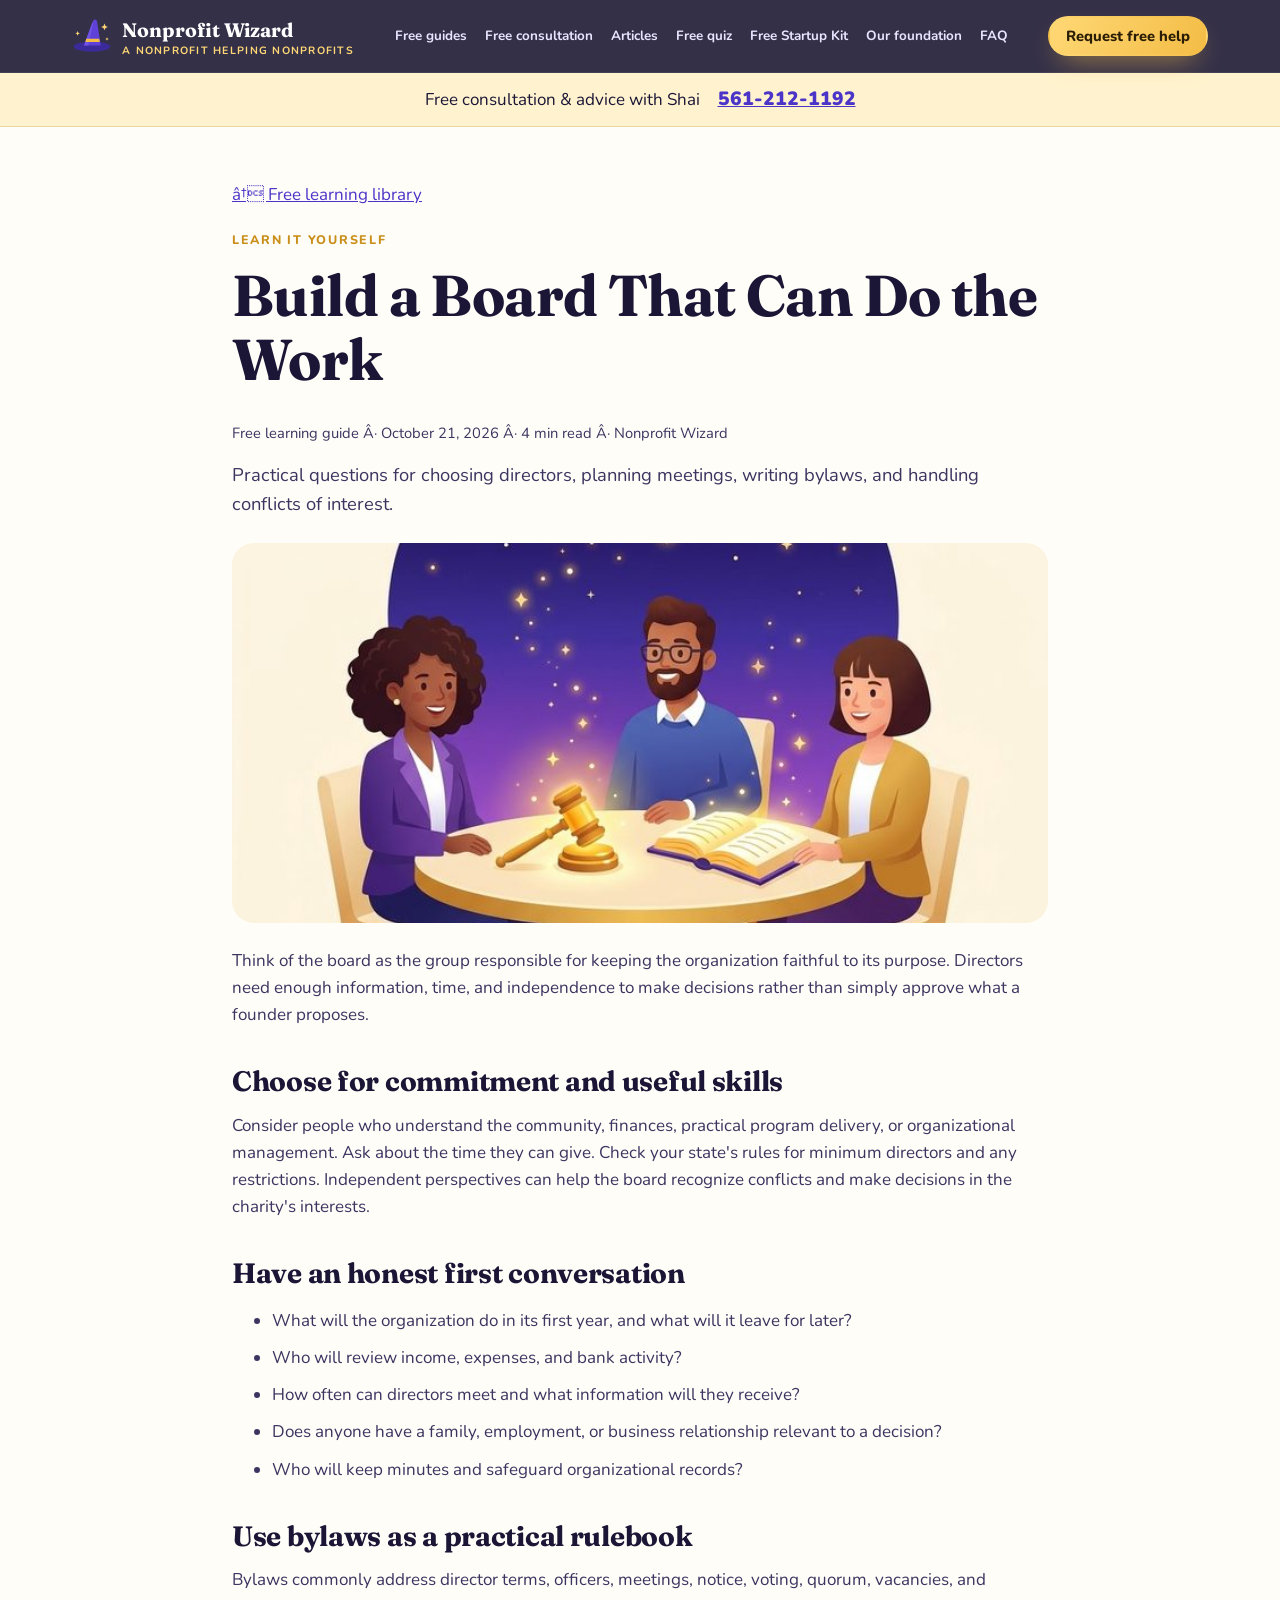
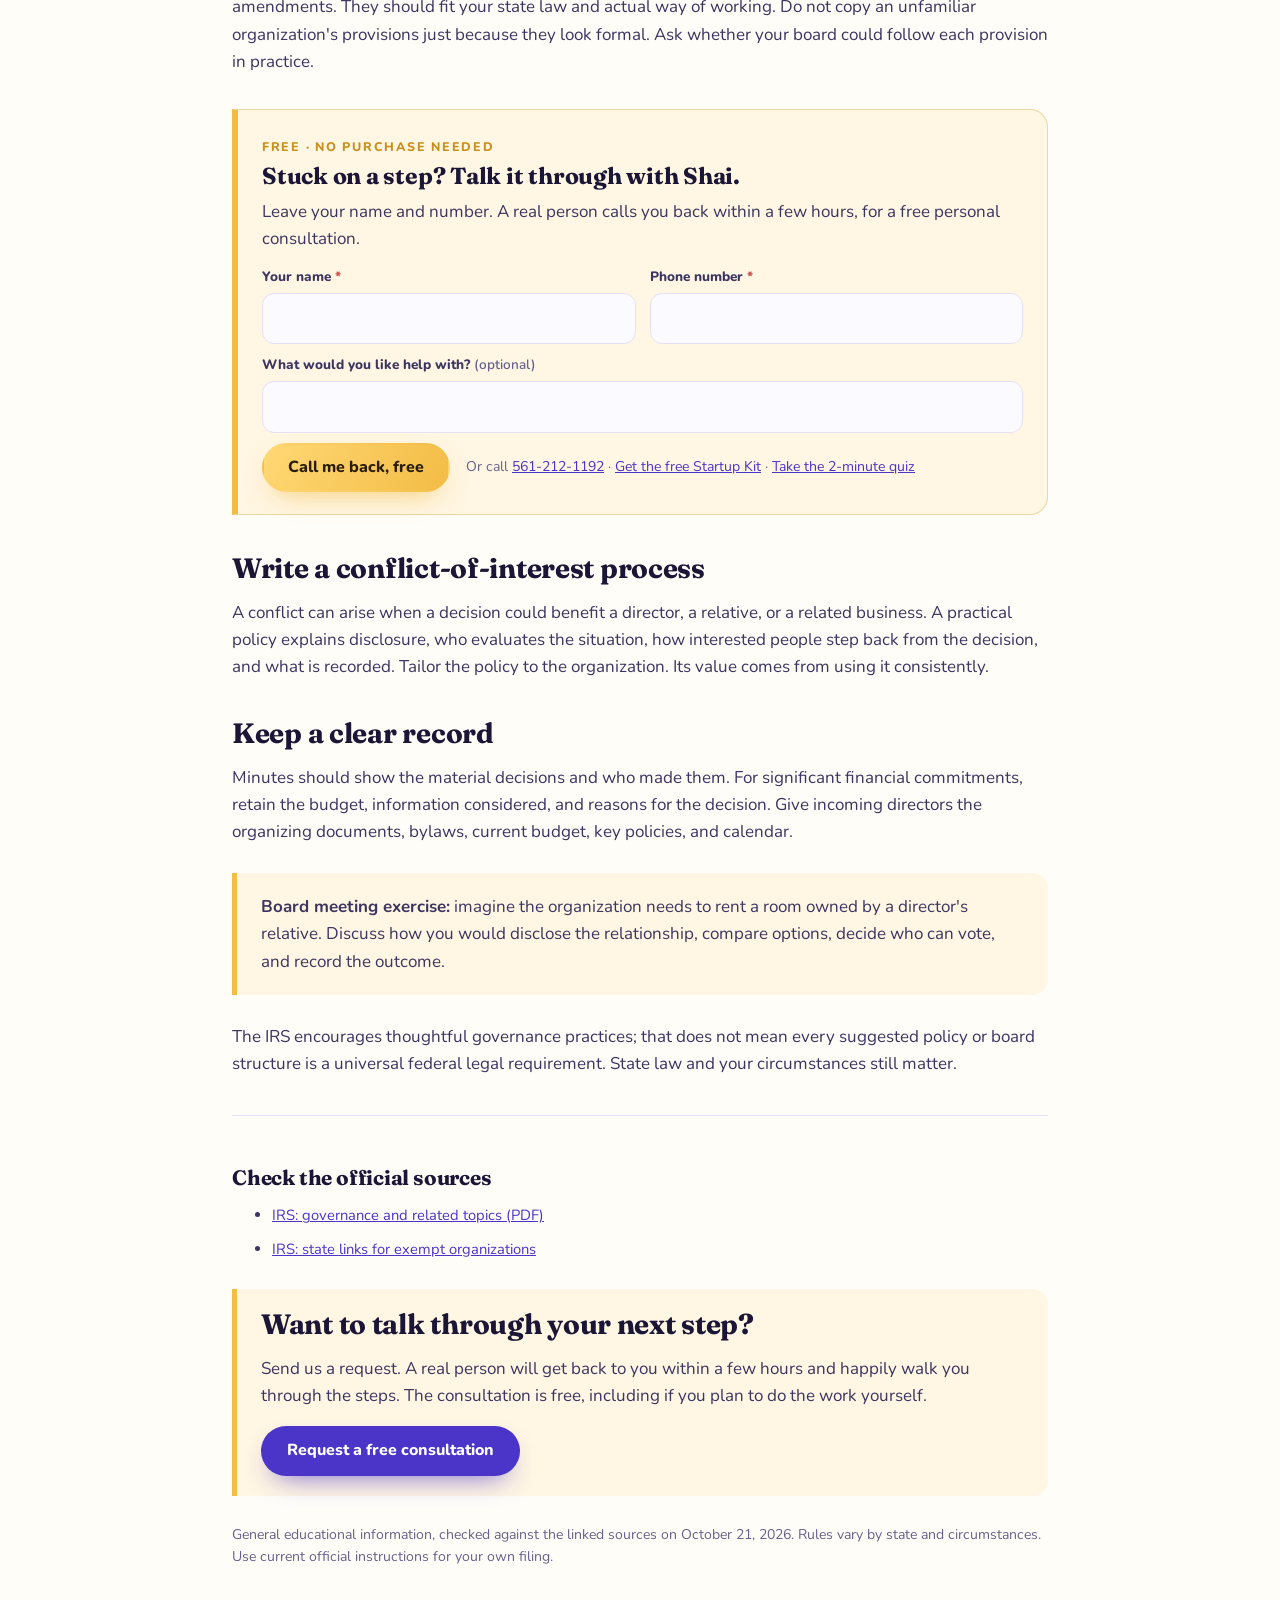
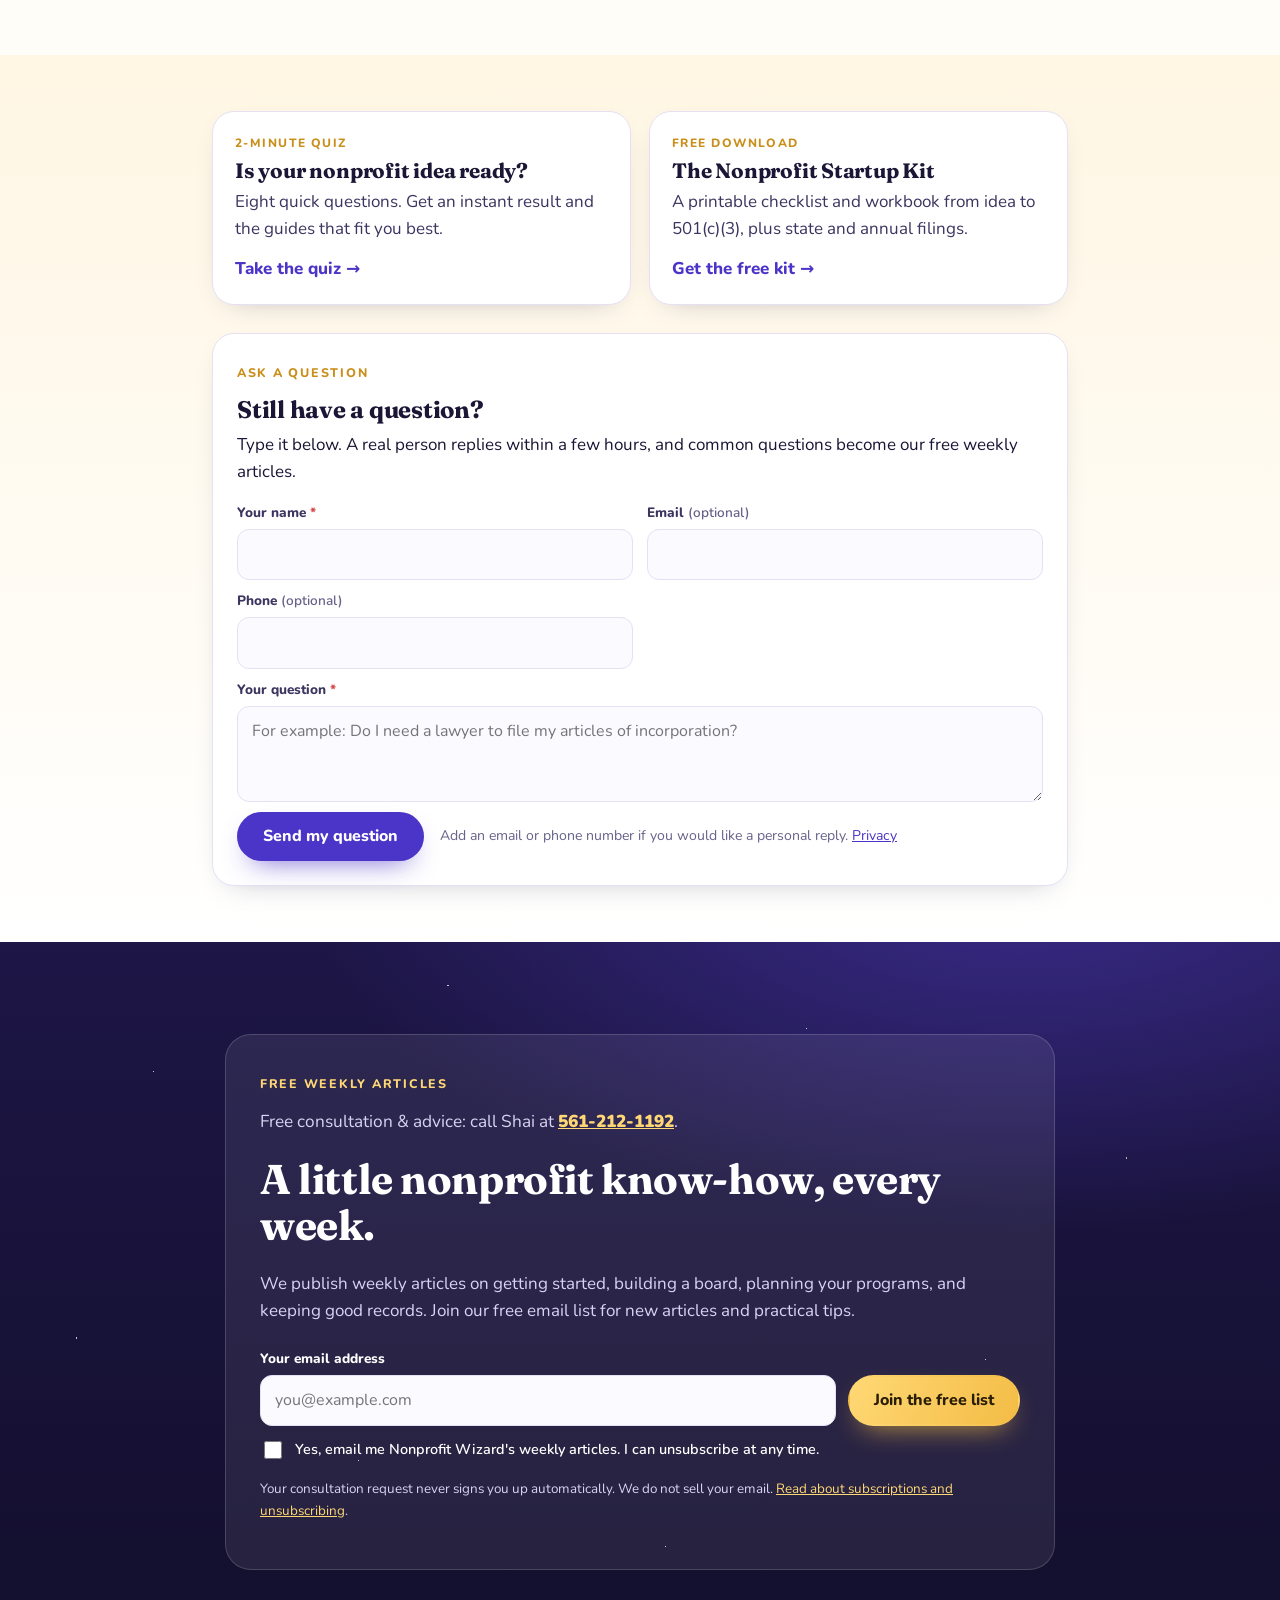
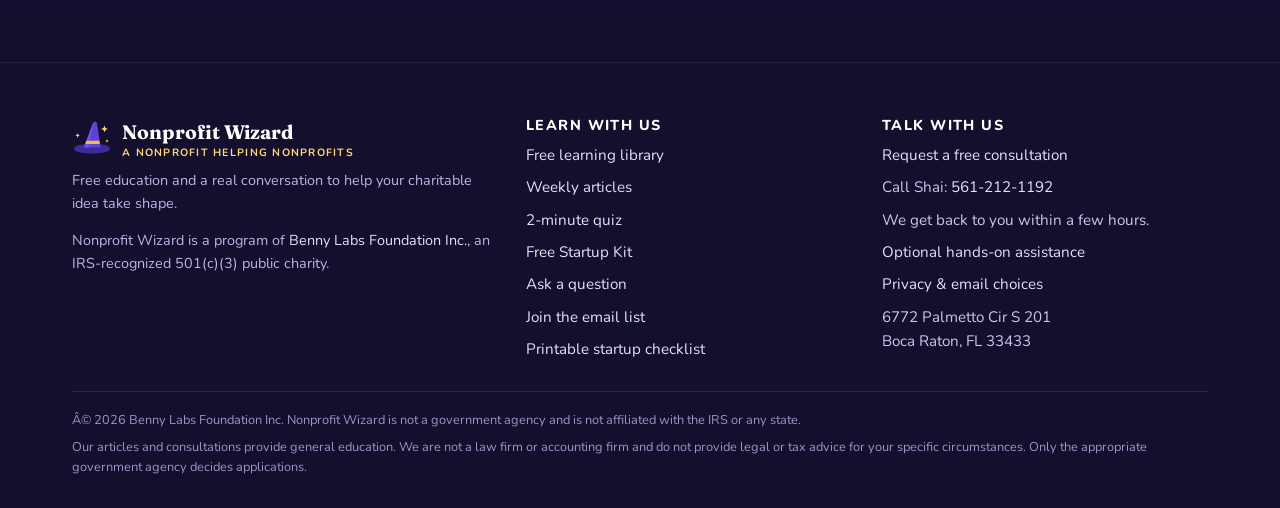
<file: board-and-bylaws.html>
<!DOCTYPE html><html lang="en"><head>
<!-- Google tag (gtag.js) -->
<script async src="https://www.googletagmanager.com/gtag/js?id=AW-18523106729"></script>
<script>window.dataLayer = window.dataLayer || []; function gtag(){dataLayer.push(arguments);} gtag("js", new Date()); gtag("config", "AW-18523106729"); document.addEventListener("click", function (e) { var a = e.target.closest && e.target.closest("a"); if (a && a.protocol === "tel:") { if (window.nwTrack) { nwTrack("phone"); } else { gtag("event", "conversion", { send_to: "AW-18523106729/-k4ICPyFnKUdEKnbwIBF" }); } } });</script><script src="assets/track.js?v=20261028-engage"></script>
<meta charset="utf-8"><meta name="viewport" content="width=device-width,initial-scale=1"><title>Build a Board That Can Do the Work | Nonprofit Wizard</title><meta name="description" content="Practical questions for choosing directors, planning meetings, writing bylaws, and handling conflicts of interest."><link rel="canonical" href="https://nonprofitwizard.org/board-and-bylaws.html"><meta property="og:type" content="article"><meta property="og:title" content="Build a Board That Can Do the Work"><meta property="og:description" content="Practical questions for choosing directors, planning meetings, writing bylaws, and handling conflicts of interest."><meta property="og:url" content="https://nonprofitwizard.org/board-and-bylaws.html"><meta property="og:image" content="https://nonprofitwizard.org/assets/res-board.jpg"><meta property="og:site_name" content="Nonprofit Wizard"><meta name="twitter:card" content="summary_large_image"><meta name="twitter:title" content="Build a Board That Can Do the Work"><meta name="twitter:description" content="Practical questions for choosing directors, planning meetings, writing bylaws, and handling conflicts of interest."><meta name="twitter:image" content="https://nonprofitwizard.org/assets/res-board.jpg"><meta name="theme-color" content="#1d1646"><link rel="icon" href="assets/favicon.png"><link rel="apple-touch-icon" href="assets/apple-touch-icon.png"><link rel="preconnect" href="https://fonts.googleapis.com"><link rel="preconnect" href="https://fonts.gstatic.com" crossorigin><link href="https://fonts.googleapis.com/css2?family=Fraunces:opsz,wght@9..144,600;9..144,700&family=Nunito:wght@400;600;700;800;900&display=swap" rel="stylesheet"><link rel="stylesheet" href="assets/theme.css?v=20261021-features"><link rel="alternate" type="application/rss+xml" title="Nonprofit Wizard articles" href="feed.xml"><script type="application/ld+json">{"@context": "https://schema.org", "@type": "Article", "headline": "Build a Board That Can Do the Work", "description": "Practical questions for choosing directors, planning meetings, writing bylaws, and handling conflicts of interest.", "url": "https://nonprofitwizard.org/board-and-bylaws.html", "inLanguage": "en", "publisher": {"@type": "Organization", "name": "Benny Labs Foundation Inc.", "url": "https://bennylabs.org/"}, "datePublished": "2026-10-21", "dateModified": "2026-10-21", "author": {"@type": "Organization", "name": "Nonprofit Wizard"}, "image": "https://nonprofitwizard.org/assets/res-board.jpg"}</script></head><body><a class="skip-link" href="#main">Skip to content</a><svg width="0" height="0" style="position:absolute" aria-hidden="true">
  <symbol id="ico-spark" viewBox="0 0 24 24"><path d="M12 0c.6 6.5 5.5 11.4 12 12-6.5.6-11.4 5.5-12 12-.6-6.5-5.5-11.4-12-12C6.5 11.4 11.4 6.5 12 0z"/></symbol>
  <symbol id="ico-hat" viewBox="0 0 64 64">
    <ellipse cx="32" cy="49" rx="29" ry="8" fill="#3b2a9a"/>
    <path d="M19 47 L33 9 Q36 3 40 8 L46 47 Z" fill="#6041d8"/>
    <path d="M19 47 L33 9 Q34 12 33 16 L26 47 Z" fill="#7b5ff0" opacity=".6"/>
    <path d="M21.5 41.5 L44.5 41.5 L43.6 36.5 L22.8 36.5 Z" fill="#f3bc45"/>
    <path d="M52 12l1.6 3.8 3.8 1.6-3.8 1.6L52 22.8l-1.6-3.8-3.8-1.6 3.8-1.6z" fill="#ffd875"/>
    <path d="M9 24l1.1 2.6 2.6 1.1-2.6 1.1L9 31.4l-1.1-2.6-2.6-1.1 2.6-1.1z" fill="#ffd875"/>
    <path d="M56 34l.8 1.9 1.9.8-1.9.8-.8 1.9-.8-1.9-1.9-.8 1.9-.8z" fill="#ffd875"/>
  </symbol>
  <symbol id="ico-check" viewBox="0 0 24 24"><path d="M12 2a10 10 0 1 0 0 20 10 10 0 0 0 0-20zm-1.2 14.4-4.2-4.2 1.7-1.7 2.5 2.5 5.9-5.9 1.7 1.7-7.6 7.6z"/></symbol>
  <symbol id="ico-arrow" viewBox="0 0 24 24"><path d="M13 5l7 7-7 7-1.4-1.4L16.2 13H4v-2h12.2l-4.6-4.6z"/></symbol>
  <symbol id="ico-mic" viewBox="0 0 24 24"><path d="M12 15a4 4 0 0 0 4-4V6a4 4 0 0 0-8 0v5a4 4 0 0 0 4 4zm6-4h2a8 8 0 0 1-7 7.9V22h-2v-3.1A8 8 0 0 1 4 11h2a6 6 0 0 0 12 0z"/></symbol>
  <symbol id="ico-send" viewBox="0 0 24 24"><path d="M2 21l21-9L2 3v7l15 2-15 2z"/></symbol>
  <symbol id="ico-wand" viewBox="0 0 24 24"><path d="M3 19.6 15.2 7.4l1.4 1.4L4.4 21zm13-14.6 1-2 1 2 2 1-2 1-1 2-1-2-2-1zM19 11l.7-1.4L21 9l-1.3-.6L19 7l-.7 1.4L17 9l1.3.6zM7 3l.8 1.7L9.5 5.5l-1.7.8L7 8l-.8-1.7L4.5 5.5l1.7-.8z"/></symbol>
  <symbol id="ico-star" viewBox="0 0 24 24"><path d="M12 2l2.9 6.6 7.1.7-5.4 4.8 1.6 7L12 17.4 5.8 21.1l1.6-7L2 9.3l7.1-.7z"/></symbol>
  <symbol id="ico-up" viewBox="0 0 24 24"><path d="M12 5l7 7-1.4 1.4L13 8.8V20h-2V8.8l-4.6 4.6L5 12z"/></symbol>
  <symbol id="ico-phone" viewBox="0 0 24 24"><path d="M6.6 10.8a15 15 0 0 0 6.6 6.6l2.2-2.2a1 1 0 0 1 1-.25 11.4 11.4 0 0 0 3.6.6 1 1 0 0 1 1 1V20a1 1 0 0 1-1 1A17 17 0 0 1 3 4a1 1 0 0 1 1-1h3.5a1 1 0 0 1 1 1c0 1.25.2 2.45.6 3.6a1 1 0 0 1-.25 1z"/></symbol>
  <symbol id="ico-shield" viewBox="0 0 24 24"><path d="M12 2l8 3v6c0 5-3.4 9.7-8 11-4.6-1.3-8-6-8-11V5zm-1.2 13.4 5.6-5.6-1.4-1.4-4.2 4.2-2-2-1.4 1.4z"/></symbol>
  <symbol id="ico-heart" viewBox="0 0 24 24"><path d="M12 21s-7.5-4.6-9.5-9A5.4 5.4 0 0 1 12 6.3 5.4 5.4 0 0 1 21.5 12c-2 4.4-9.5 9-9.5 9z"/></symbol>
  <symbol id="ico-grant" viewBox="0 0 24 24"><path d="M4 4h10l6 6v10H4zm9 1.5V11h5.5zM7 13h10v2H7zm0 4h7v2H7z"/></symbol>
  <symbol id="ico-tax" viewBox="0 0 24 24"><path d="M12 2 2 7v2h20V7zM4 10v8H2v2h20v-2h-2v-8h-2v8h-3v-8h-2v8h-2v-8H9v8H6v-8z"/></symbol>
  <symbol id="ico-mail" viewBox="0 0 24 24"><path d="M2 5h20v14H2zm2 2v.5l8 5 8-5V7zm16 3-8 5-8-5v7h16z"/></symbol>
  <symbol id="ico-info" viewBox="0 0 24 24"><path d="M12 2a10 10 0 1 0 0 20 10 10 0 0 0 0-20zm1 15h-2v-6h2zm0-8h-2V7h2z"/></symbol>
  <symbol id="ico-cart" viewBox="0 0 24 24"><path d="M4 5h2l2.6 9h9.3l2.1-6H7.6l-.6-2H4zm4 12a2 2 0 1 0 0 4 2 2 0 0 0 0-4zm9 0a2 2 0 1 0 0 4 2 2 0 0 0 0-4z"/></symbol>
  <symbol id="ico-badge" viewBox="0 0 24 24"><path d="M12 2l2.4 2.6 3.5-.4 1 3.4 3.1 1.6-1.4 3.2 1.4 3.2-3.1 1.6-1 3.4-3.5-.4L12 22l-2.4-2.6-3.5.4-1-3.4L2 14.8l1.4-3.2L2 8.4l3.1-1.6 1-3.4 3.5.4zm-1.2 13.4 5.6-5.6-1.4-1.4-4.2 4.2-2-2-1.4 1.4z"/></symbol>
</svg>
<header class="nav" id="top"><div class="wrap"><a class="brand" href="index.html" aria-label="Nonprofit Wizard home"><svg aria-hidden="true"><use href="#ico-hat"/></svg><span>Nonprofit Wizard<small>A nonprofit helping nonprofits</small></span></a><nav class="navlinks" id="navlinks" aria-label="Main navigation">
<a href="index.html#learn">Free guides</a><a href="index.html#how-it-works">Free consultation</a><a href="articles.html">Articles</a><a href="quiz.html">Free quiz</a><a href="startup-kit.html">Free Startup Kit</a><a href="index.html#about">Our foundation</a><a href="index.html#faq">FAQ</a></nav>
<div class="navcta"><a class="btn btn-gold btn-sm" href="index.html#contact">Request free help</a><button class="burger" id="burger" aria-label="Open menu" aria-expanded="false" aria-controls="navlinks">&#9776;</button></div></div></header><div class="consultation-bar"><div class="wrap"><span>Free consultation &amp; advice with Shai</span><a href="tel:+15612121192">561-212-1192</a></div></div><main id="main"><article class="article-layout"><p><a href="index.html#learn">â† Free learning library</a></p><span class="eyebrow">Learn it yourself</span><h1>Build a Board That Can Do the Work</h1><p class="article-meta">Free learning guide Â· October 21, 2026 Â· 4 min read Â· Nonprofit Wizard</p><p class="lede">Practical questions for choosing directors, planning meetings, writing bylaws, and handling conflicts of interest.</p><img class="article-image" src="assets/res-board.jpg" alt="" width="1100" height="620"><p>Think of the board as the group responsible for keeping the organization faithful to its purpose. Directors need enough information, time, and independence to make decisions rather than simply approve what a founder proposes.</p><h2>Choose for commitment and useful skills</h2><p>Consider people who understand the community, finances, practical program delivery, or organizational management. Ask about the time they can give. Check your state's rules for minimum directors and any restrictions. Independent perspectives can help the board recognize conflicts and make decisions in the charity's interests.</p><h2>Have an honest first conversation</h2><ul><li>What will the organization do in its first year, and what will it leave for later?</li><li>Who will review income, expenses, and bank activity?</li><li>How often can directors meet and what information will they receive?</li><li>Does anyone have a family, employment, or business relationship relevant to a decision?</li><li>Who will keep minutes and safeguard organizational records?</li></ul><h2>Use bylaws as a practical rulebook</h2><p>Bylaws commonly address director terms, officers, meetings, notice, voting, quorum, vacancies, and amendments. They should fit your state law and actual way of working. Do not copy an unfamiliar organization's provisions just because they look formal. Ask whether your board could follow each provision in practice.</p><!--nw:mid--><aside class="nw-box" aria-labelledby="nw-mid-h"><span class="eyebrow">Free &middot; no purchase needed</span><h2 id="nw-mid-h">Stuck on a step? Talk it through with Shai.</h2>
<p>Leave your name and number. A real person calls you back within a few hours, for a free personal consultation.</p>
<form class="nw-form" data-nw-form="consult">
<div class="f"><label for="nw-mid-name">Your name <span class="req">*</span></label><input id="nw-mid-name" name="full_name" type="text" required maxlength="160" autocomplete="name"></div>
<div class="f"><label for="nw-mid-phone">Phone number <span class="req">*</span></label><input id="nw-mid-phone" name="phone" type="tel" required maxlength="40" autocomplete="tel"></div>
<div class="f full"><label for="nw-mid-notes">What would you like help with? <span class="opt">(optional)</span></label><input id="nw-mid-notes" name="notes" type="text" maxlength="500"></div>
<div class="nw-honey" aria-hidden="true"><label>Leave this empty<input name="website" tabindex="-1" autocomplete="off"></label></div>
<div class="acts"><button class="btn btn-gold" type="submit">Call me back, free</button><span class="nw-fine">Or call <a href="tel:+15612121192">561-212-1192</a> &middot; <a href="startup-kit.html">Get the free Startup Kit</a> &middot; <a href="quiz.html">Take the 2-minute quiz</a></span></div>
<div class="nw-msg" role="status" aria-live="polite" hidden></div>
</form></aside><!--/nw:mid--><h2>Write a conflict-of-interest process</h2><p>A conflict can arise when a decision could benefit a director, a relative, or a related business. A practical policy explains disclosure, who evaluates the situation, how interested people step back from the decision, and what is recorded. Tailor the policy to the organization. Its value comes from using it consistently.</p><h2>Keep a clear record</h2><p>Minutes should show the material decisions and who made them. For significant financial commitments, retain the budget, information considered, and reasons for the decision. Give incoming directors the organizing documents, bylaws, current budget, key policies, and calendar.</p><div class="callout"><p><strong>Board meeting exercise:</strong> imagine the organization needs to rent a room owned by a director's relative. Discuss how you would disclose the relationship, compare options, decide who can vote, and record the outcome.</p></div><p>The IRS encourages thoughtful governance practices; that does not mean every suggested policy or board structure is a universal federal legal requirement. State law and your circumstances still matter.</p><aside class="sources"><h2>Check the official sources</h2><ul><li><a href="https://www.irs.gov/pub/irs-tege/governance_practices.pdf">IRS: governance and related topics (PDF)</a></li><li><a href="https://www.irs.gov/charities-non-profits/state-links">IRS: state links for exempt organizations</a></li></ul></aside><div class="callout article-cta"><h2 style="margin-top:0">Want to talk through your next step?</h2><p>Send us a request. A real person will get back to you within a few hours and happily walk you through the steps. The consultation is free, including if you plan to do the work yourself.</p><a class="btn btn-royal" href="index.html#contact">Request a free consultation</a></div><p class="reading-note">General educational information, checked against the linked sources on October 21, 2026. Rules vary by state and circumstances. Use current official instructions for your own filing.</p></article><!--nw:after--><section class="nw-after" aria-label="More free help"><div class="wrap"><div class="nw-teasers">
<a class="nw-teaser" href="quiz.html"><span class="tag">2-minute quiz</span><h3>Is your nonprofit idea ready?</h3><p>Eight quick questions. Get an instant result and the guides that fit you best.</p><span class="go">Take the quiz &rarr;</span></a>
<a class="nw-teaser" href="startup-kit.html"><span class="tag">Free download</span><h3>The Nonprofit Startup Kit</h3><p>A printable checklist and workbook from idea to 501(c)(3), plus state and annual filings.</p><span class="go">Get the free kit &rarr;</span></a>
</div><div class="nw-ask" id="nwa-box">
<span class="eyebrow">Ask a question</span>
<h2>Still have a question?</h2>
<p>Type it below. A real person replies within a few hours, and common questions become our free weekly articles.</p>
<form class="nw-form" data-nw-form="question" aria-describedby="nwa-fine">
<div class="f"><label for="nwa-name">Your name <span class="req">*</span></label><input id="nwa-name" name="full_name" type="text" required maxlength="160" autocomplete="name"></div>
<div class="f"><label for="nwa-email">Email <span class="opt">(optional)</span></label><input id="nwa-email" name="email" type="email" maxlength="254" autocomplete="email"></div>
<div class="f"><label for="nwa-phone">Phone <span class="opt">(optional)</span></label><input id="nwa-phone" name="phone" type="tel" maxlength="40" autocomplete="tel"></div>
<div class="f full"><label for="nwa-q">Your question <span class="req">*</span></label><textarea id="nwa-q" name="question" required minlength="5" maxlength="1500" placeholder="For example: Do I need a lawyer to file my articles of incorporation?"></textarea></div>
<div class="nw-honey" aria-hidden="true"><label>Leave this empty<input name="website" tabindex="-1" autocomplete="off"></label></div>
<div class="acts"><button class="btn btn-royal" type="submit">Send my question</button><span class="nw-fine" id="nwa-fine">Add an email or phone number if you would like a personal reply. <a href="privacy.html">Privacy</a></span></div>
<div class="nw-msg" role="status" aria-live="polite" hidden></div>
</form>
</div></div></section><!--/nw:after--><section class="dark starry newsletter-section" id="subscribe"><div class="wrap"><div class="newsletter-box"><span class="eyebrow">Free weekly articles</span><p class="newsletter-contact">Free consultation &amp; advice: call Shai at <a href="tel:+15612121192">561-212-1192</a>.</p><h2>A little nonprofit know-how, every week.</h2><p>We publish weekly articles on getting started, building a board, planning your programs, and keeping good records. Join our free email list for new articles and practical tips.</p><form class="newsletter-form" data-newsletter><div class="f"><label for="newsletter-email">Your email address</label><input id="newsletter-email" name="email" type="email" autocomplete="email" placeholder="you@example.com" required maxlength="254"></div><button class="btn btn-gold" type="submit">Join the free list</button><div class="signup-consent"><input type="checkbox" name="consent" id="newsletter-consent" required><label for="newsletter-consent">Yes, email me Nonprofit Wizard's weekly articles. I can unsubscribe at any time.</label></div><div class="honey" aria-hidden="true"><label>Leave this empty<input name="bot-field" tabindex="-1" autocomplete="off"></label></div></form><p class="signup-status" role="status" aria-live="polite"></p><p class="fine">Your consultation request never signs you up automatically. We do not sell your email. <a href="privacy.html#newsletter">Read about subscriptions and unsubscribing</a>.</p></div></div></section></main><footer><div class="wrap"><div class="footgrid"><div><a class="brand" href="index.html" aria-label="Nonprofit Wizard home"><svg aria-hidden="true"><use href="#ico-hat"/></svg><span>Nonprofit Wizard<small>A nonprofit helping nonprofits</small></span></a><p>Free education and a real conversation to help your charitable idea take shape.</p><p>Nonprofit Wizard is a program of <a href="https://bennylabs.org/">Benny Labs Foundation Inc.</a>, an IRS-recognized 501(c)(3) public charity.</p></div><div><h4>Learn with us</h4><ul><li><a href="index.html#learn">Free learning library</a></li><li><a href="articles.html">Weekly articles</a></li><li><a href="quiz.html">2-minute quiz</a></li><li><a href="startup-kit.html">Free Startup Kit</a></li><li><a href="index.html#ask-a-question">Ask a question</a></li><li><a href="index.html#subscribe">Join the email list</a></li><li><a href="startup-checklist.html">Printable startup checklist</a></li></ul></div><div><h4>Talk with us</h4><ul><li><a href="index.html#contact">Request a free consultation</a></li><li>Call Shai: <a href="tel:+15612121192">561-212-1192</a></li><li>We get back to you within a few hours.</li><li><a href="index.html#programs">Optional hands-on assistance</a></li><li><a href="privacy.html">Privacy &amp; email choices</a></li><li>6772 Palmetto Cir S 201<br>Boca Raton, FL 33433</li></ul></div></div><div class="footlegal"><span>Â© 2026 Benny Labs Foundation Inc. Nonprofit Wizard is not a government agency and is not affiliated with the IRS or any state.</span><span>Our articles and consultations provide general education. We are not a law firm or accounting firm and do not provide legal or tax advice for your specific circumstances. Only the appropriate government agency decides applications.</span></div></div></footer><button class="totop" id="totop" aria-label="Back to top"><svg aria-hidden="true"><use href="#ico-up"/></svg></button><script src="assets/site.js" defer></script><script src="assets/features.js?v=20261021-features" defer></script></body></html>
</file>
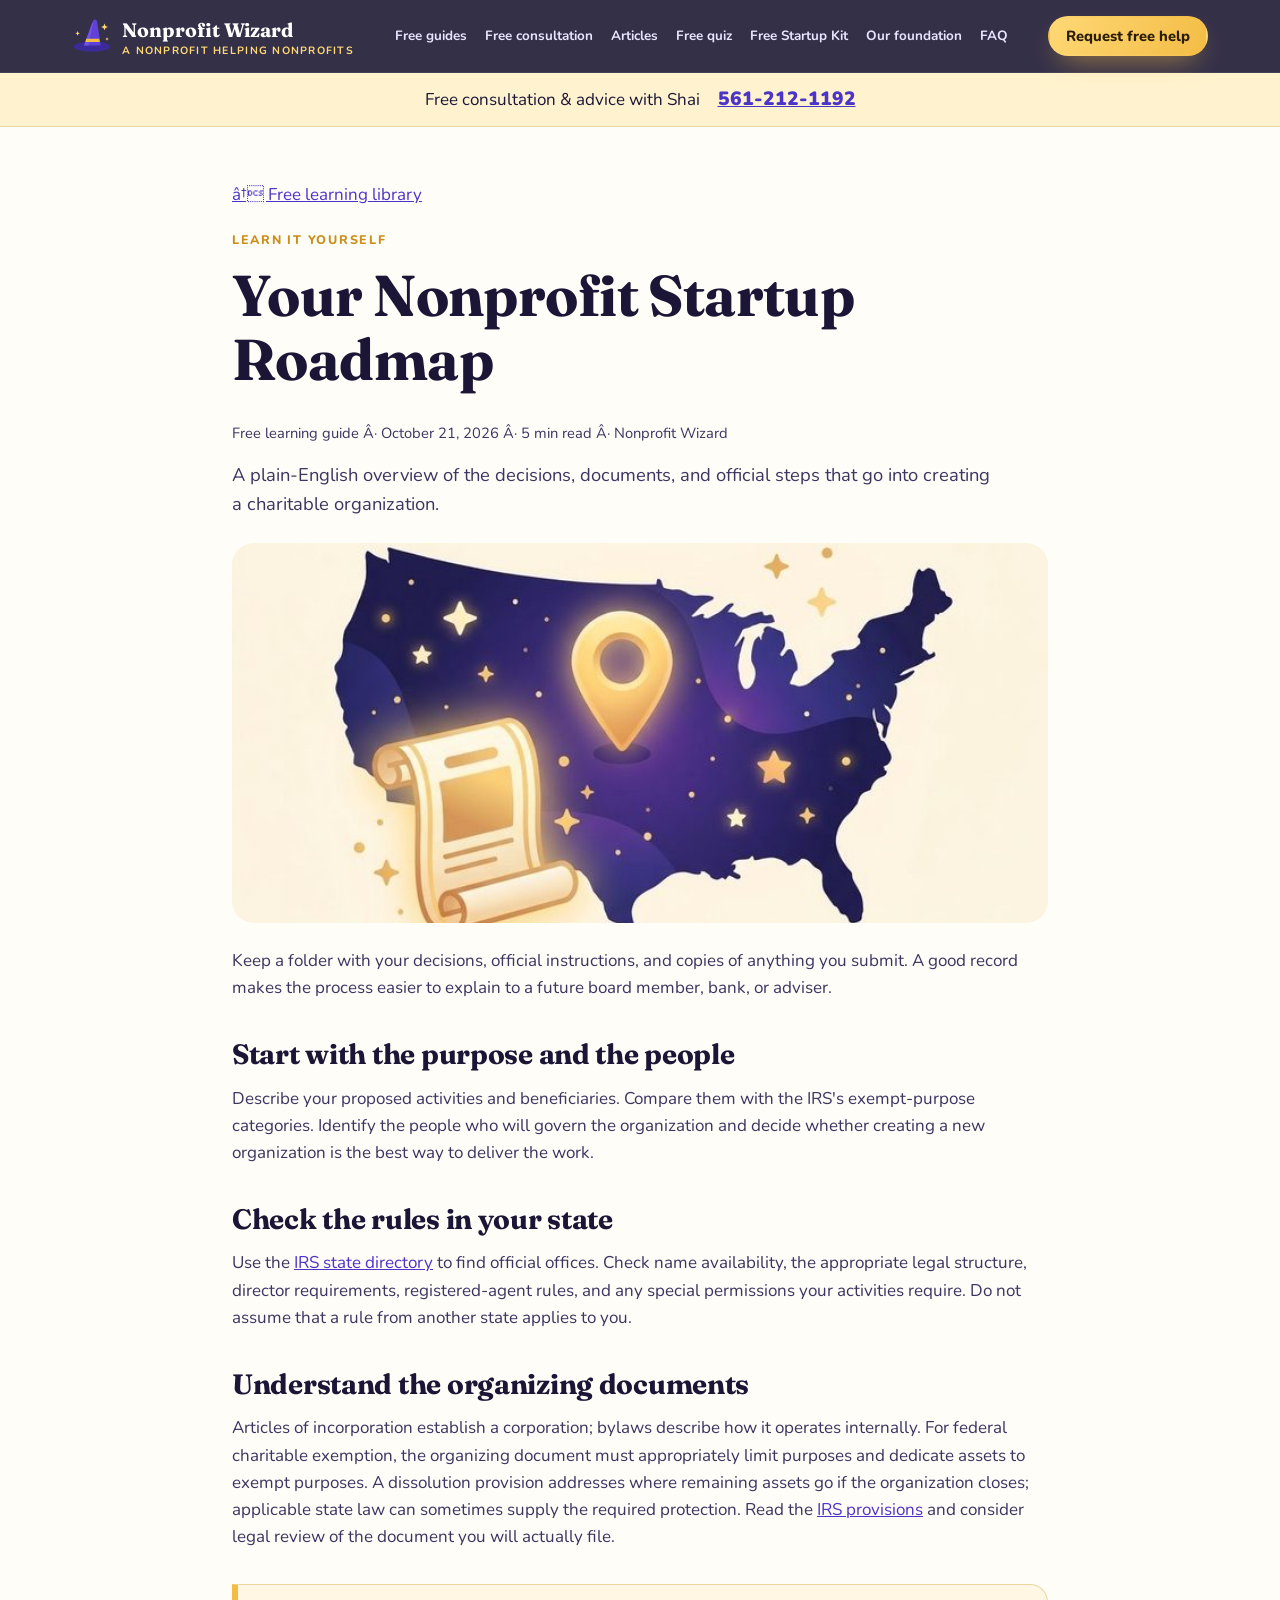
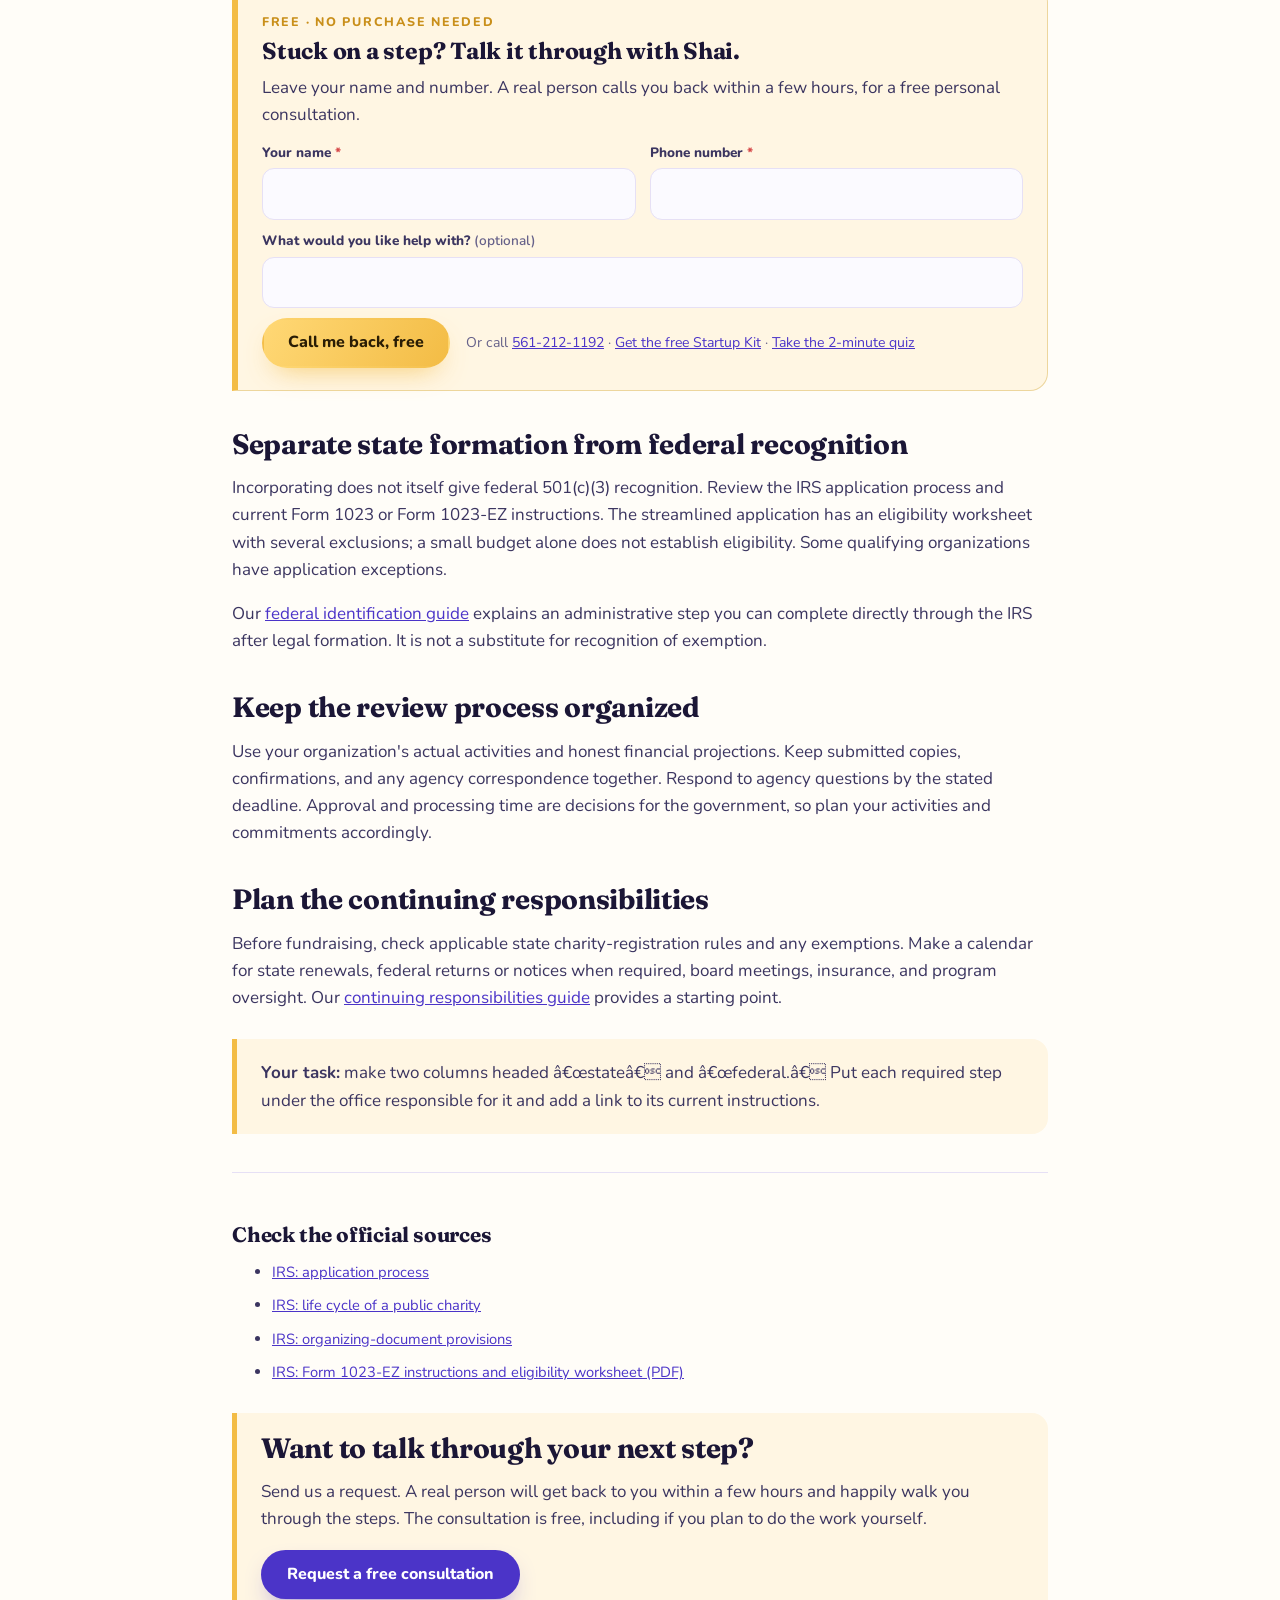
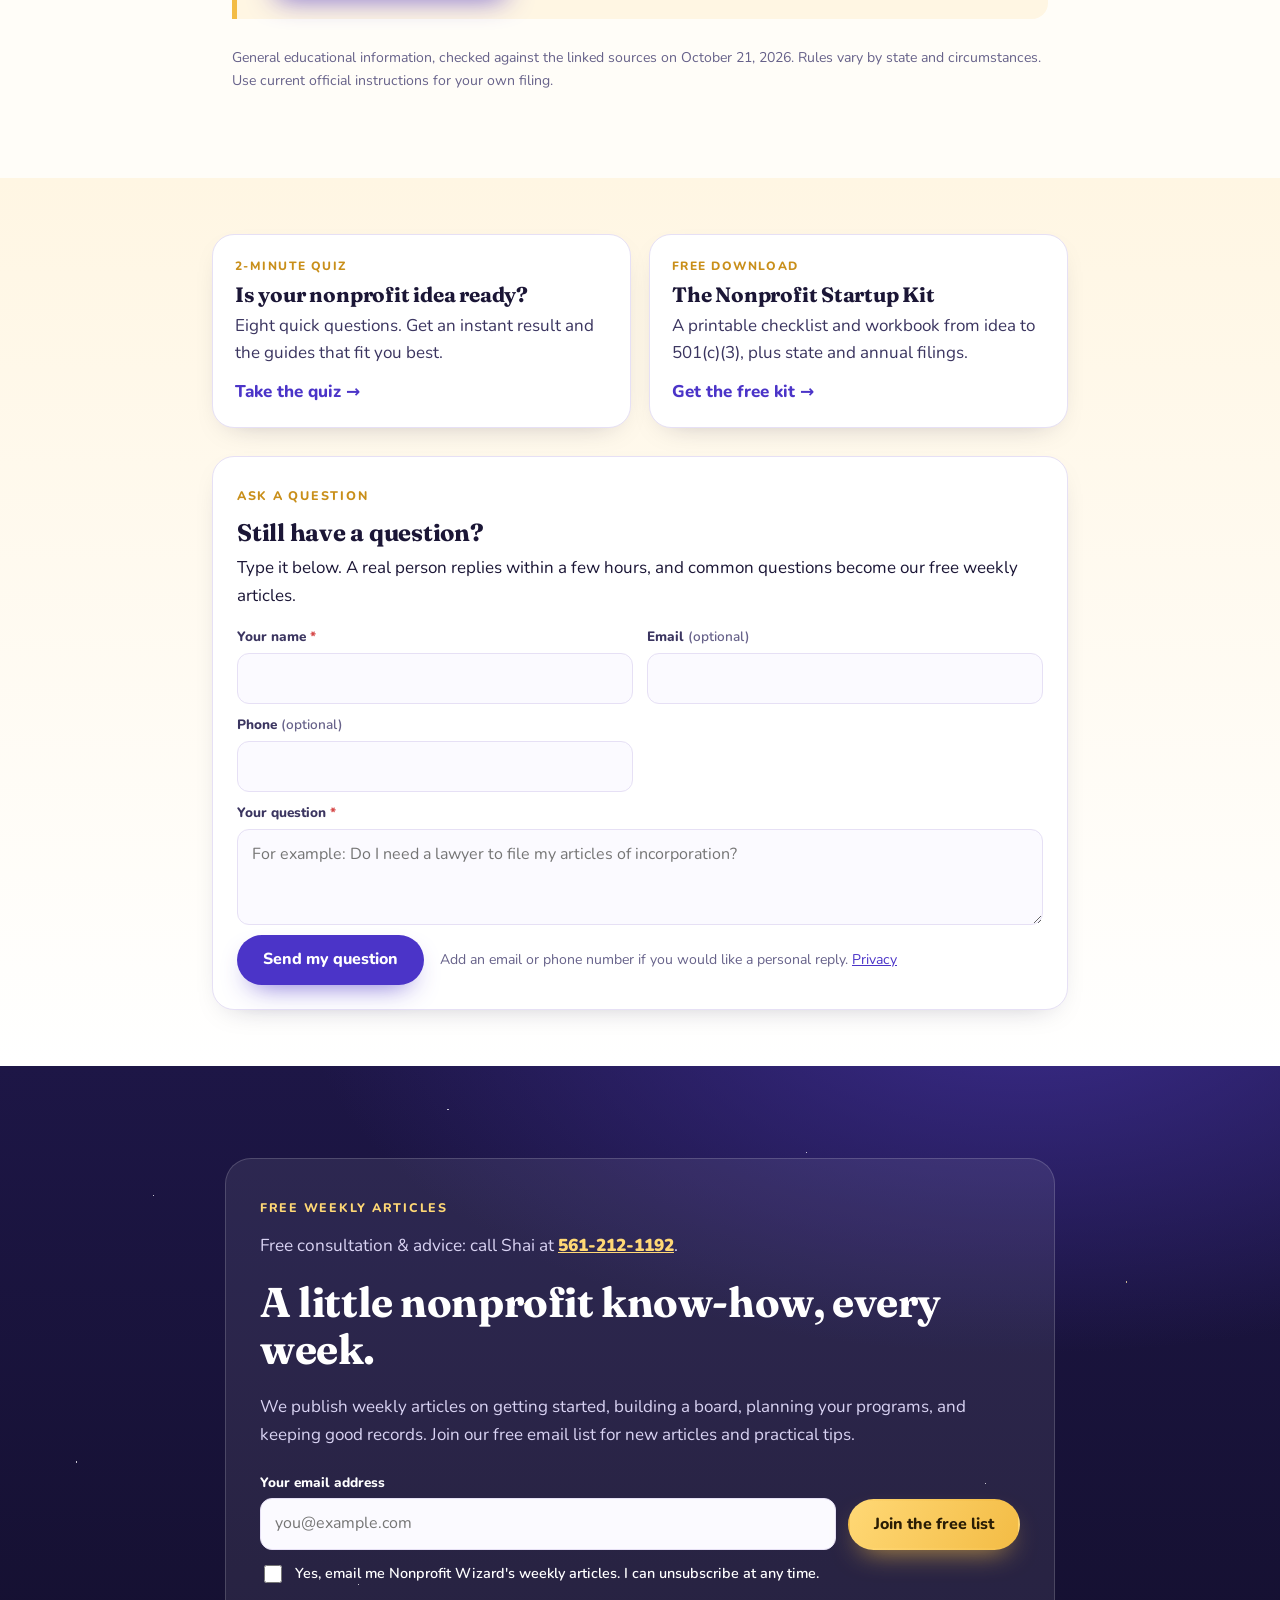
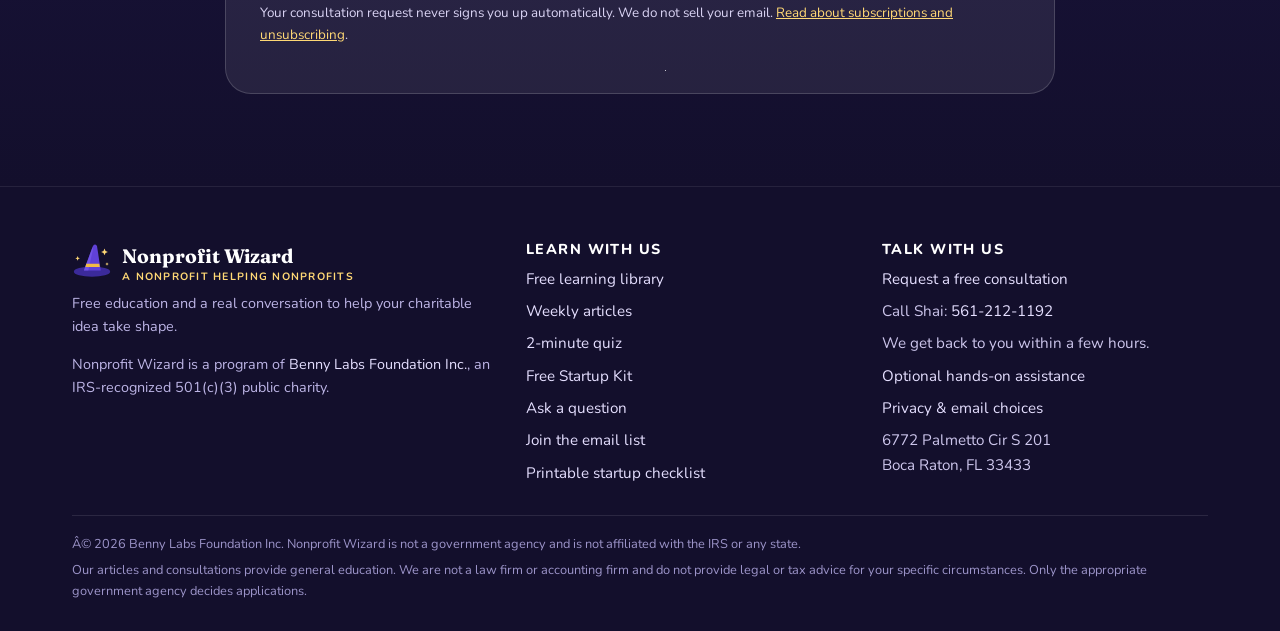
<file: nonprofit-roadmap.html>
<!DOCTYPE html><html lang="en"><head>
<!-- Google tag (gtag.js) -->
<script async src="https://www.googletagmanager.com/gtag/js?id=AW-18523106729"></script>
<script>window.dataLayer = window.dataLayer || []; function gtag(){dataLayer.push(arguments);} gtag("js", new Date()); gtag("config", "AW-18523106729"); document.addEventListener("click", function (e) { var a = e.target.closest && e.target.closest("a"); if (a && a.protocol === "tel:") { if (window.nwTrack) { nwTrack("phone"); } else { gtag("event", "conversion", { send_to: "AW-18523106729/-k4ICPyFnKUdEKnbwIBF" }); } } });</script><script src="assets/track.js?v=20261028-engage"></script>
<meta charset="utf-8"><meta name="viewport" content="width=device-width,initial-scale=1"><title>Your Nonprofit Startup Roadmap | Nonprofit Wizard</title><meta name="description" content="A plain-English overview of the decisions, documents, and official steps that go into creating a charitable organization."><link rel="canonical" href="https://nonprofitwizard.org/nonprofit-roadmap.html"><meta property="og:type" content="article"><meta property="og:title" content="Your Nonprofit Startup Roadmap"><meta property="og:description" content="A plain-English overview of the decisions, documents, and official steps that go into creating a charitable organization."><meta property="og:url" content="https://nonprofitwizard.org/nonprofit-roadmap.html"><meta property="og:image" content="https://nonprofitwizard.org/assets/res-state.jpg"><meta property="og:site_name" content="Nonprofit Wizard"><meta name="twitter:card" content="summary_large_image"><meta name="twitter:title" content="Your Nonprofit Startup Roadmap"><meta name="twitter:description" content="A plain-English overview of the decisions, documents, and official steps that go into creating a charitable organization."><meta name="twitter:image" content="https://nonprofitwizard.org/assets/res-state.jpg"><meta name="theme-color" content="#1d1646"><link rel="icon" href="assets/favicon.png"><link rel="apple-touch-icon" href="assets/apple-touch-icon.png"><link rel="preconnect" href="https://fonts.googleapis.com"><link rel="preconnect" href="https://fonts.gstatic.com" crossorigin><link href="https://fonts.googleapis.com/css2?family=Fraunces:opsz,wght@9..144,600;9..144,700&family=Nunito:wght@400;600;700;800;900&display=swap" rel="stylesheet"><link rel="stylesheet" href="assets/theme.css?v=20261021-features"><link rel="alternate" type="application/rss+xml" title="Nonprofit Wizard articles" href="feed.xml"><script type="application/ld+json">{"@context": "https://schema.org", "@type": "Article", "headline": "Your Nonprofit Startup Roadmap", "description": "A plain-English overview of the decisions, documents, and official steps that go into creating a charitable organization.", "url": "https://nonprofitwizard.org/nonprofit-roadmap.html", "inLanguage": "en", "publisher": {"@type": "Organization", "name": "Benny Labs Foundation Inc.", "url": "https://bennylabs.org/"}, "datePublished": "2026-10-21", "dateModified": "2026-10-21", "author": {"@type": "Organization", "name": "Nonprofit Wizard"}, "image": "https://nonprofitwizard.org/assets/res-state.jpg"}</script></head><body><a class="skip-link" href="#main">Skip to content</a><svg width="0" height="0" style="position:absolute" aria-hidden="true">
  <symbol id="ico-spark" viewBox="0 0 24 24"><path d="M12 0c.6 6.5 5.5 11.4 12 12-6.5.6-11.4 5.5-12 12-.6-6.5-5.5-11.4-12-12C6.5 11.4 11.4 6.5 12 0z"/></symbol>
  <symbol id="ico-hat" viewBox="0 0 64 64">
    <ellipse cx="32" cy="49" rx="29" ry="8" fill="#3b2a9a"/>
    <path d="M19 47 L33 9 Q36 3 40 8 L46 47 Z" fill="#6041d8"/>
    <path d="M19 47 L33 9 Q34 12 33 16 L26 47 Z" fill="#7b5ff0" opacity=".6"/>
    <path d="M21.5 41.5 L44.5 41.5 L43.6 36.5 L22.8 36.5 Z" fill="#f3bc45"/>
    <path d="M52 12l1.6 3.8 3.8 1.6-3.8 1.6L52 22.8l-1.6-3.8-3.8-1.6 3.8-1.6z" fill="#ffd875"/>
    <path d="M9 24l1.1 2.6 2.6 1.1-2.6 1.1L9 31.4l-1.1-2.6-2.6-1.1 2.6-1.1z" fill="#ffd875"/>
    <path d="M56 34l.8 1.9 1.9.8-1.9.8-.8 1.9-.8-1.9-1.9-.8 1.9-.8z" fill="#ffd875"/>
  </symbol>
  <symbol id="ico-check" viewBox="0 0 24 24"><path d="M12 2a10 10 0 1 0 0 20 10 10 0 0 0 0-20zm-1.2 14.4-4.2-4.2 1.7-1.7 2.5 2.5 5.9-5.9 1.7 1.7-7.6 7.6z"/></symbol>
  <symbol id="ico-arrow" viewBox="0 0 24 24"><path d="M13 5l7 7-7 7-1.4-1.4L16.2 13H4v-2h12.2l-4.6-4.6z"/></symbol>
  <symbol id="ico-mic" viewBox="0 0 24 24"><path d="M12 15a4 4 0 0 0 4-4V6a4 4 0 0 0-8 0v5a4 4 0 0 0 4 4zm6-4h2a8 8 0 0 1-7 7.9V22h-2v-3.1A8 8 0 0 1 4 11h2a6 6 0 0 0 12 0z"/></symbol>
  <symbol id="ico-send" viewBox="0 0 24 24"><path d="M2 21l21-9L2 3v7l15 2-15 2z"/></symbol>
  <symbol id="ico-wand" viewBox="0 0 24 24"><path d="M3 19.6 15.2 7.4l1.4 1.4L4.4 21zm13-14.6 1-2 1 2 2 1-2 1-1 2-1-2-2-1zM19 11l.7-1.4L21 9l-1.3-.6L19 7l-.7 1.4L17 9l1.3.6zM7 3l.8 1.7L9.5 5.5l-1.7.8L7 8l-.8-1.7L4.5 5.5l1.7-.8z"/></symbol>
  <symbol id="ico-star" viewBox="0 0 24 24"><path d="M12 2l2.9 6.6 7.1.7-5.4 4.8 1.6 7L12 17.4 5.8 21.1l1.6-7L2 9.3l7.1-.7z"/></symbol>
  <symbol id="ico-up" viewBox="0 0 24 24"><path d="M12 5l7 7-1.4 1.4L13 8.8V20h-2V8.8l-4.6 4.6L5 12z"/></symbol>
  <symbol id="ico-phone" viewBox="0 0 24 24"><path d="M6.6 10.8a15 15 0 0 0 6.6 6.6l2.2-2.2a1 1 0 0 1 1-.25 11.4 11.4 0 0 0 3.6.6 1 1 0 0 1 1 1V20a1 1 0 0 1-1 1A17 17 0 0 1 3 4a1 1 0 0 1 1-1h3.5a1 1 0 0 1 1 1c0 1.25.2 2.45.6 3.6a1 1 0 0 1-.25 1z"/></symbol>
  <symbol id="ico-shield" viewBox="0 0 24 24"><path d="M12 2l8 3v6c0 5-3.4 9.7-8 11-4.6-1.3-8-6-8-11V5zm-1.2 13.4 5.6-5.6-1.4-1.4-4.2 4.2-2-2-1.4 1.4z"/></symbol>
  <symbol id="ico-heart" viewBox="0 0 24 24"><path d="M12 21s-7.5-4.6-9.5-9A5.4 5.4 0 0 1 12 6.3 5.4 5.4 0 0 1 21.5 12c-2 4.4-9.5 9-9.5 9z"/></symbol>
  <symbol id="ico-grant" viewBox="0 0 24 24"><path d="M4 4h10l6 6v10H4zm9 1.5V11h5.5zM7 13h10v2H7zm0 4h7v2H7z"/></symbol>
  <symbol id="ico-tax" viewBox="0 0 24 24"><path d="M12 2 2 7v2h20V7zM4 10v8H2v2h20v-2h-2v-8h-2v8h-3v-8h-2v8h-2v-8H9v8H6v-8z"/></symbol>
  <symbol id="ico-mail" viewBox="0 0 24 24"><path d="M2 5h20v14H2zm2 2v.5l8 5 8-5V7zm16 3-8 5-8-5v7h16z"/></symbol>
  <symbol id="ico-info" viewBox="0 0 24 24"><path d="M12 2a10 10 0 1 0 0 20 10 10 0 0 0 0-20zm1 15h-2v-6h2zm0-8h-2V7h2z"/></symbol>
  <symbol id="ico-cart" viewBox="0 0 24 24"><path d="M4 5h2l2.6 9h9.3l2.1-6H7.6l-.6-2H4zm4 12a2 2 0 1 0 0 4 2 2 0 0 0 0-4zm9 0a2 2 0 1 0 0 4 2 2 0 0 0 0-4z"/></symbol>
  <symbol id="ico-badge" viewBox="0 0 24 24"><path d="M12 2l2.4 2.6 3.5-.4 1 3.4 3.1 1.6-1.4 3.2 1.4 3.2-3.1 1.6-1 3.4-3.5-.4L12 22l-2.4-2.6-3.5.4-1-3.4L2 14.8l1.4-3.2L2 8.4l3.1-1.6 1-3.4 3.5.4zm-1.2 13.4 5.6-5.6-1.4-1.4-4.2 4.2-2-2-1.4 1.4z"/></symbol>
</svg>
<header class="nav" id="top"><div class="wrap"><a class="brand" href="index.html" aria-label="Nonprofit Wizard home"><svg aria-hidden="true"><use href="#ico-hat"/></svg><span>Nonprofit Wizard<small>A nonprofit helping nonprofits</small></span></a><nav class="navlinks" id="navlinks" aria-label="Main navigation">
<a href="index.html#learn">Free guides</a><a href="index.html#how-it-works">Free consultation</a><a href="articles.html">Articles</a><a href="quiz.html">Free quiz</a><a href="startup-kit.html">Free Startup Kit</a><a href="index.html#about">Our foundation</a><a href="index.html#faq">FAQ</a></nav>
<div class="navcta"><a class="btn btn-gold btn-sm" href="index.html#contact">Request free help</a><button class="burger" id="burger" aria-label="Open menu" aria-expanded="false" aria-controls="navlinks">&#9776;</button></div></div></header><div class="consultation-bar"><div class="wrap"><span>Free consultation &amp; advice with Shai</span><a href="tel:+15612121192">561-212-1192</a></div></div><main id="main"><article class="article-layout"><p><a href="index.html#learn">â† Free learning library</a></p><span class="eyebrow">Learn it yourself</span><h1>Your Nonprofit Startup Roadmap</h1><p class="article-meta">Free learning guide Â· October 21, 2026 Â· 5 min read Â· Nonprofit Wizard</p><p class="lede">A plain-English overview of the decisions, documents, and official steps that go into creating a charitable organization.</p><img class="article-image" src="assets/res-state.jpg" alt="" width="1100" height="620"><p>Keep a folder with your decisions, official instructions, and copies of anything you submit. A good record makes the process easier to explain to a future board member, bank, or adviser.</p><h2>Start with the purpose and the people</h2><p>Describe your proposed activities and beneficiaries. Compare them with the IRS's exempt-purpose categories. Identify the people who will govern the organization and decide whether creating a new organization is the best way to deliver the work.</p><h2>Check the rules in your state</h2><p>Use the <a href="https://www.irs.gov/charities-non-profits/state-links">IRS state directory</a> to find official offices. Check name availability, the appropriate legal structure, director requirements, registered-agent rules, and any special permissions your activities require. Do not assume that a rule from another state applies to you.</p><h2>Understand the organizing documents</h2><p>Articles of incorporation establish a corporation; bylaws describe how it operates internally. For federal charitable exemption, the organizing document must appropriately limit purposes and dedicate assets to exempt purposes. A dissolution provision addresses where remaining assets go if the organization closes; applicable state law can sometimes supply the required protection. Read the <a href="https://www.irs.gov/charities-non-profits/charitable-organizations/charity-required-provisions-for-organizing-documents">IRS provisions</a> and consider legal review of the document you will actually file.</p><!--nw:mid--><aside class="nw-box" aria-labelledby="nw-mid-h"><span class="eyebrow">Free &middot; no purchase needed</span><h2 id="nw-mid-h">Stuck on a step? Talk it through with Shai.</h2>
<p>Leave your name and number. A real person calls you back within a few hours, for a free personal consultation.</p>
<form class="nw-form" data-nw-form="consult">
<div class="f"><label for="nw-mid-name">Your name <span class="req">*</span></label><input id="nw-mid-name" name="full_name" type="text" required maxlength="160" autocomplete="name"></div>
<div class="f"><label for="nw-mid-phone">Phone number <span class="req">*</span></label><input id="nw-mid-phone" name="phone" type="tel" required maxlength="40" autocomplete="tel"></div>
<div class="f full"><label for="nw-mid-notes">What would you like help with? <span class="opt">(optional)</span></label><input id="nw-mid-notes" name="notes" type="text" maxlength="500"></div>
<div class="nw-honey" aria-hidden="true"><label>Leave this empty<input name="website" tabindex="-1" autocomplete="off"></label></div>
<div class="acts"><button class="btn btn-gold" type="submit">Call me back, free</button><span class="nw-fine">Or call <a href="tel:+15612121192">561-212-1192</a> &middot; <a href="startup-kit.html">Get the free Startup Kit</a> &middot; <a href="quiz.html">Take the 2-minute quiz</a></span></div>
<div class="nw-msg" role="status" aria-live="polite" hidden></div>
</form></aside><!--/nw:mid--><h2>Separate state formation from federal recognition</h2><p>Incorporating does not itself give federal 501(c)(3) recognition. Review the IRS application process and current Form 1023 or Form 1023-EZ instructions. The streamlined application has an eligibility worksheet with several exclusions; a small budget alone does not establish eligibility. Some qualifying organizations have application exceptions.</p><p>Our <a href="apply-for-ein-yourself.html">federal identification guide</a> explains an administrative step you can complete directly through the IRS after legal formation. It is not a substitute for recognition of exemption.</p><h2>Keep the review process organized</h2><p>Use your organization's actual activities and honest financial projections. Keep submitted copies, confirmations, and any agency correspondence together. Respond to agency questions by the stated deadline. Approval and processing time are decisions for the government, so plan your activities and commitments accordingly.</p><h2>Plan the continuing responsibilities</h2><p>Before fundraising, check applicable state charity-registration rules and any exemptions. Make a calendar for state renewals, federal returns or notices when required, board meetings, insurance, and program oversight. Our <a href="ongoing-responsibilities.html">continuing responsibilities guide</a> provides a starting point.</p><div class="callout"><p><strong>Your task:</strong> make two columns headed â€œstateâ€ and â€œfederal.â€ Put each required step under the office responsible for it and add a link to its current instructions.</p></div><aside class="sources"><h2>Check the official sources</h2><ul><li><a href="https://www.irs.gov/charities-non-profits/application-process">IRS: application process</a></li><li><a href="https://www.irs.gov/charities-non-profits/charitable-organizations/life-cycle-of-a-public-charity">IRS: life cycle of a public charity</a></li><li><a href="https://www.irs.gov/charities-non-profits/charitable-organizations/charity-required-provisions-for-organizing-documents">IRS: organizing-document provisions</a></li><li><a href="https://www.irs.gov/pub/irs-pdf/i1023ez.pdf">IRS: Form 1023-EZ instructions and eligibility worksheet (PDF)</a></li></ul></aside><div class="callout article-cta"><h2 style="margin-top:0">Want to talk through your next step?</h2><p>Send us a request. A real person will get back to you within a few hours and happily walk you through the steps. The consultation is free, including if you plan to do the work yourself.</p><a class="btn btn-royal" href="index.html#contact">Request a free consultation</a></div><p class="reading-note">General educational information, checked against the linked sources on October 21, 2026. Rules vary by state and circumstances. Use current official instructions for your own filing.</p></article><!--nw:after--><section class="nw-after" aria-label="More free help"><div class="wrap"><div class="nw-teasers">
<a class="nw-teaser" href="quiz.html"><span class="tag">2-minute quiz</span><h3>Is your nonprofit idea ready?</h3><p>Eight quick questions. Get an instant result and the guides that fit you best.</p><span class="go">Take the quiz &rarr;</span></a>
<a class="nw-teaser" href="startup-kit.html"><span class="tag">Free download</span><h3>The Nonprofit Startup Kit</h3><p>A printable checklist and workbook from idea to 501(c)(3), plus state and annual filings.</p><span class="go">Get the free kit &rarr;</span></a>
</div><div class="nw-ask" id="nwa-box">
<span class="eyebrow">Ask a question</span>
<h2>Still have a question?</h2>
<p>Type it below. A real person replies within a few hours, and common questions become our free weekly articles.</p>
<form class="nw-form" data-nw-form="question" aria-describedby="nwa-fine">
<div class="f"><label for="nwa-name">Your name <span class="req">*</span></label><input id="nwa-name" name="full_name" type="text" required maxlength="160" autocomplete="name"></div>
<div class="f"><label for="nwa-email">Email <span class="opt">(optional)</span></label><input id="nwa-email" name="email" type="email" maxlength="254" autocomplete="email"></div>
<div class="f"><label for="nwa-phone">Phone <span class="opt">(optional)</span></label><input id="nwa-phone" name="phone" type="tel" maxlength="40" autocomplete="tel"></div>
<div class="f full"><label for="nwa-q">Your question <span class="req">*</span></label><textarea id="nwa-q" name="question" required minlength="5" maxlength="1500" placeholder="For example: Do I need a lawyer to file my articles of incorporation?"></textarea></div>
<div class="nw-honey" aria-hidden="true"><label>Leave this empty<input name="website" tabindex="-1" autocomplete="off"></label></div>
<div class="acts"><button class="btn btn-royal" type="submit">Send my question</button><span class="nw-fine" id="nwa-fine">Add an email or phone number if you would like a personal reply. <a href="privacy.html">Privacy</a></span></div>
<div class="nw-msg" role="status" aria-live="polite" hidden></div>
</form>
</div></div></section><!--/nw:after--><section class="dark starry newsletter-section" id="subscribe"><div class="wrap"><div class="newsletter-box"><span class="eyebrow">Free weekly articles</span><p class="newsletter-contact">Free consultation &amp; advice: call Shai at <a href="tel:+15612121192">561-212-1192</a>.</p><h2>A little nonprofit know-how, every week.</h2><p>We publish weekly articles on getting started, building a board, planning your programs, and keeping good records. Join our free email list for new articles and practical tips.</p><form class="newsletter-form" data-newsletter><div class="f"><label for="newsletter-email">Your email address</label><input id="newsletter-email" name="email" type="email" autocomplete="email" placeholder="you@example.com" required maxlength="254"></div><button class="btn btn-gold" type="submit">Join the free list</button><div class="signup-consent"><input type="checkbox" name="consent" id="newsletter-consent" required><label for="newsletter-consent">Yes, email me Nonprofit Wizard's weekly articles. I can unsubscribe at any time.</label></div><div class="honey" aria-hidden="true"><label>Leave this empty<input name="bot-field" tabindex="-1" autocomplete="off"></label></div></form><p class="signup-status" role="status" aria-live="polite"></p><p class="fine">Your consultation request never signs you up automatically. We do not sell your email. <a href="privacy.html#newsletter">Read about subscriptions and unsubscribing</a>.</p></div></div></section></main><footer><div class="wrap"><div class="footgrid"><div><a class="brand" href="index.html" aria-label="Nonprofit Wizard home"><svg aria-hidden="true"><use href="#ico-hat"/></svg><span>Nonprofit Wizard<small>A nonprofit helping nonprofits</small></span></a><p>Free education and a real conversation to help your charitable idea take shape.</p><p>Nonprofit Wizard is a program of <a href="https://bennylabs.org/">Benny Labs Foundation Inc.</a>, an IRS-recognized 501(c)(3) public charity.</p></div><div><h4>Learn with us</h4><ul><li><a href="index.html#learn">Free learning library</a></li><li><a href="articles.html">Weekly articles</a></li><li><a href="quiz.html">2-minute quiz</a></li><li><a href="startup-kit.html">Free Startup Kit</a></li><li><a href="index.html#ask-a-question">Ask a question</a></li><li><a href="index.html#subscribe">Join the email list</a></li><li><a href="startup-checklist.html">Printable startup checklist</a></li></ul></div><div><h4>Talk with us</h4><ul><li><a href="index.html#contact">Request a free consultation</a></li><li>Call Shai: <a href="tel:+15612121192">561-212-1192</a></li><li>We get back to you within a few hours.</li><li><a href="index.html#programs">Optional hands-on assistance</a></li><li><a href="privacy.html">Privacy &amp; email choices</a></li><li>6772 Palmetto Cir S 201<br>Boca Raton, FL 33433</li></ul></div></div><div class="footlegal"><span>Â© 2026 Benny Labs Foundation Inc. Nonprofit Wizard is not a government agency and is not affiliated with the IRS or any state.</span><span>Our articles and consultations provide general education. We are not a law firm or accounting firm and do not provide legal or tax advice for your specific circumstances. Only the appropriate government agency decides applications.</span></div></div></footer><button class="totop" id="totop" aria-label="Back to top"><svg aria-hidden="true"><use href="#ico-up"/></svg></button><script src="assets/site.js" defer></script><script src="assets/features.js?v=20261021-features" defer></script></body></html>
</file>
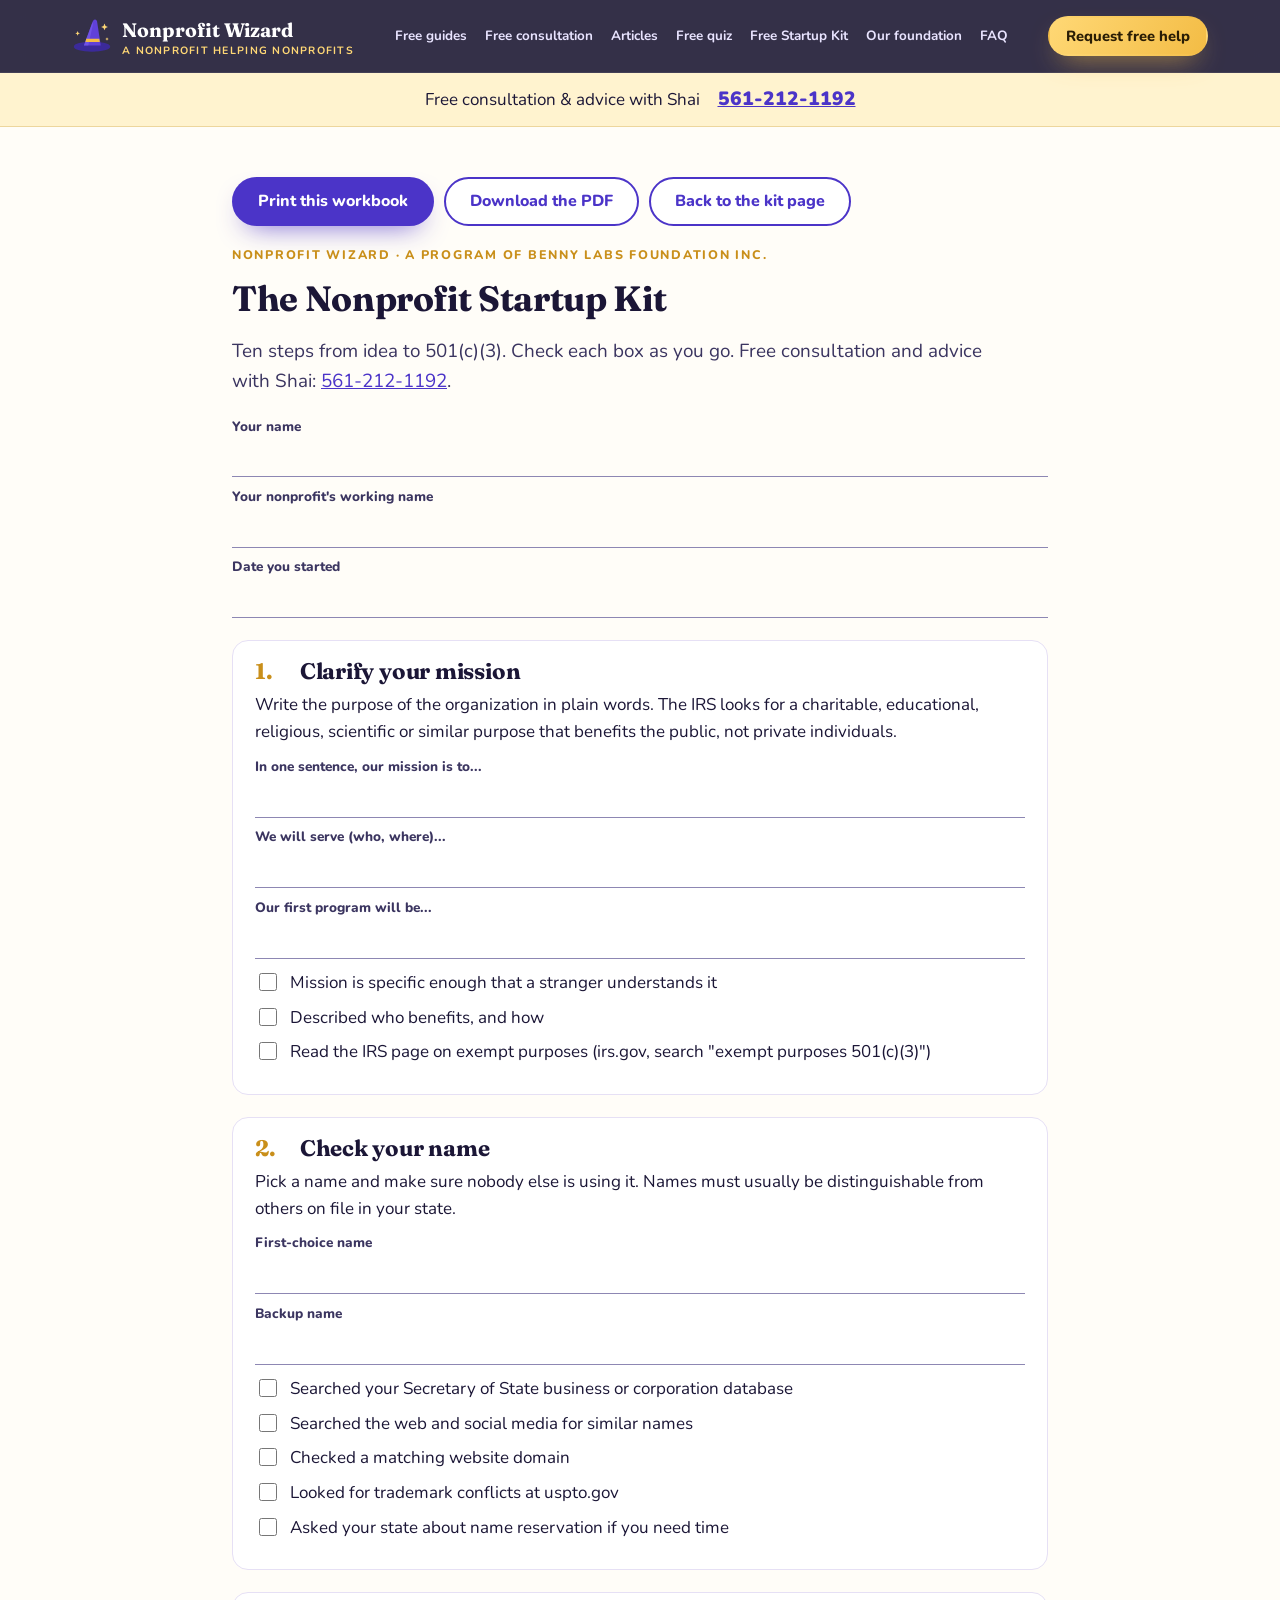
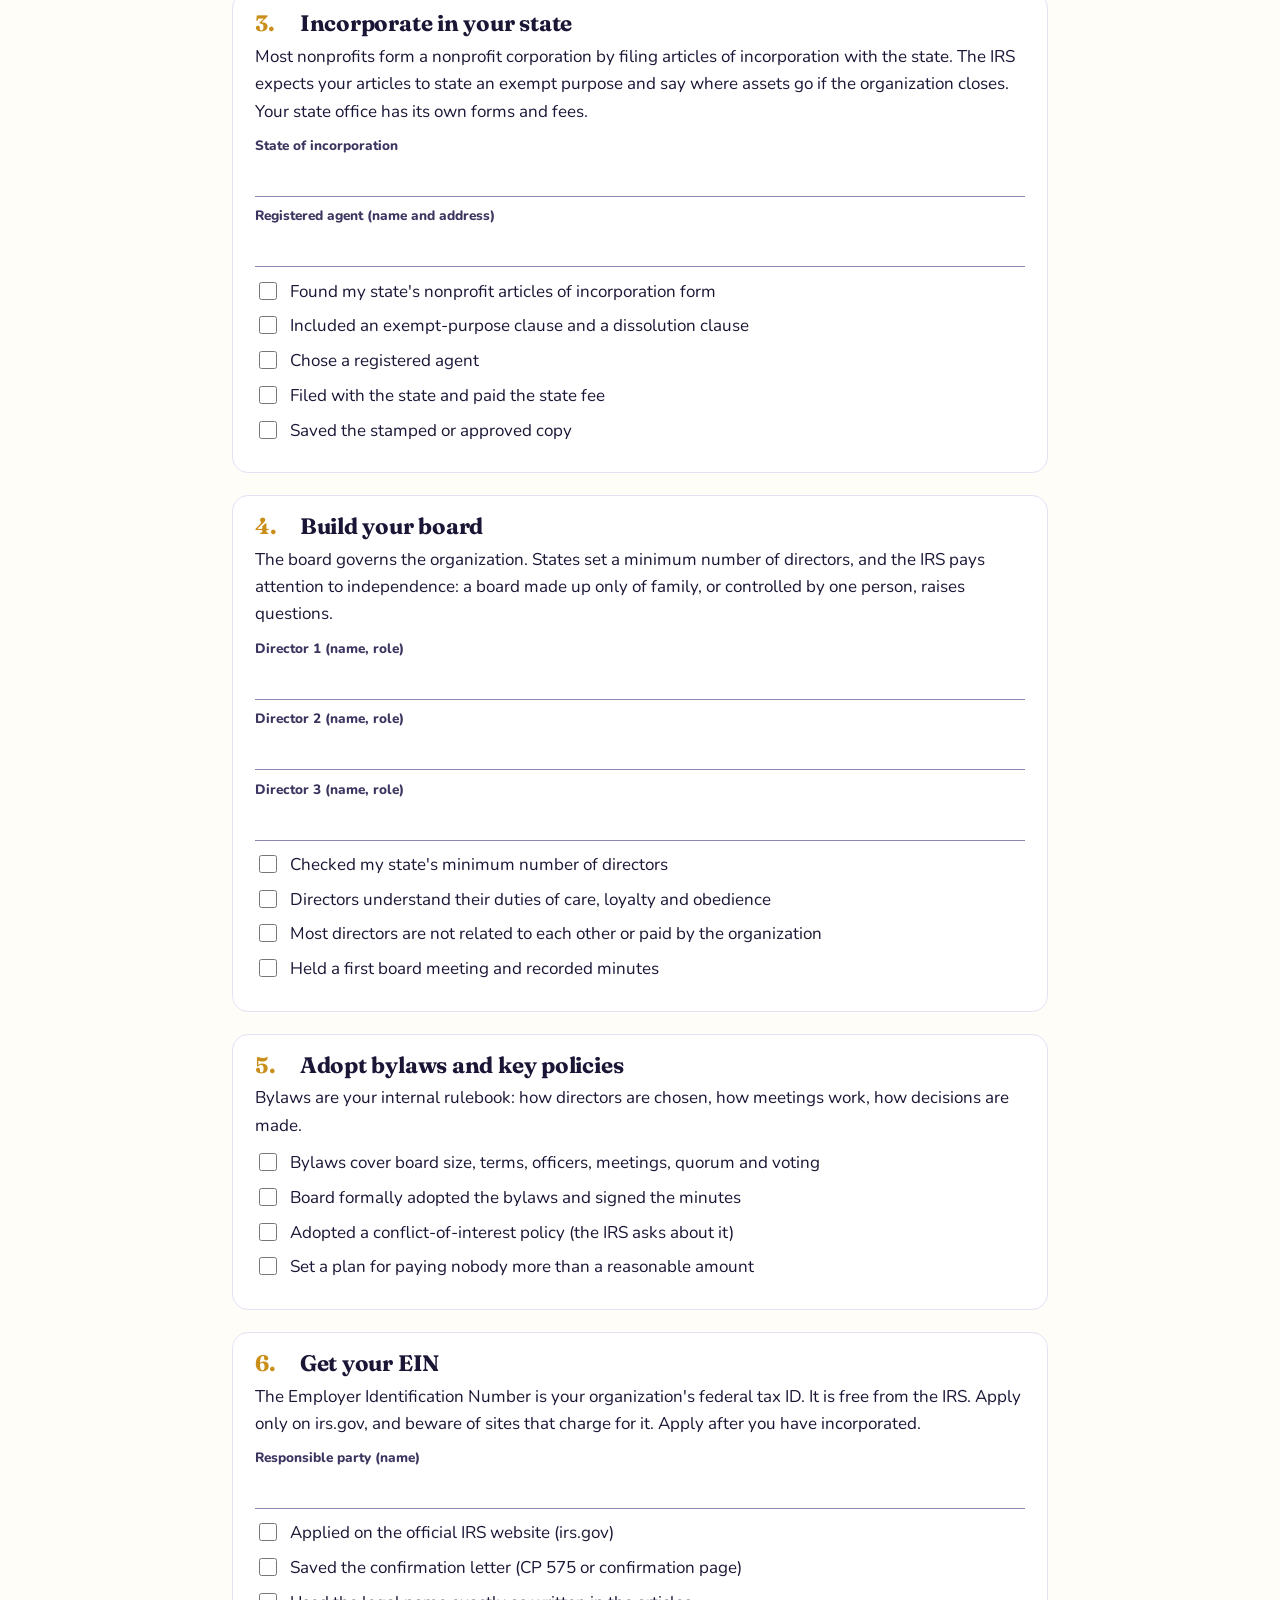
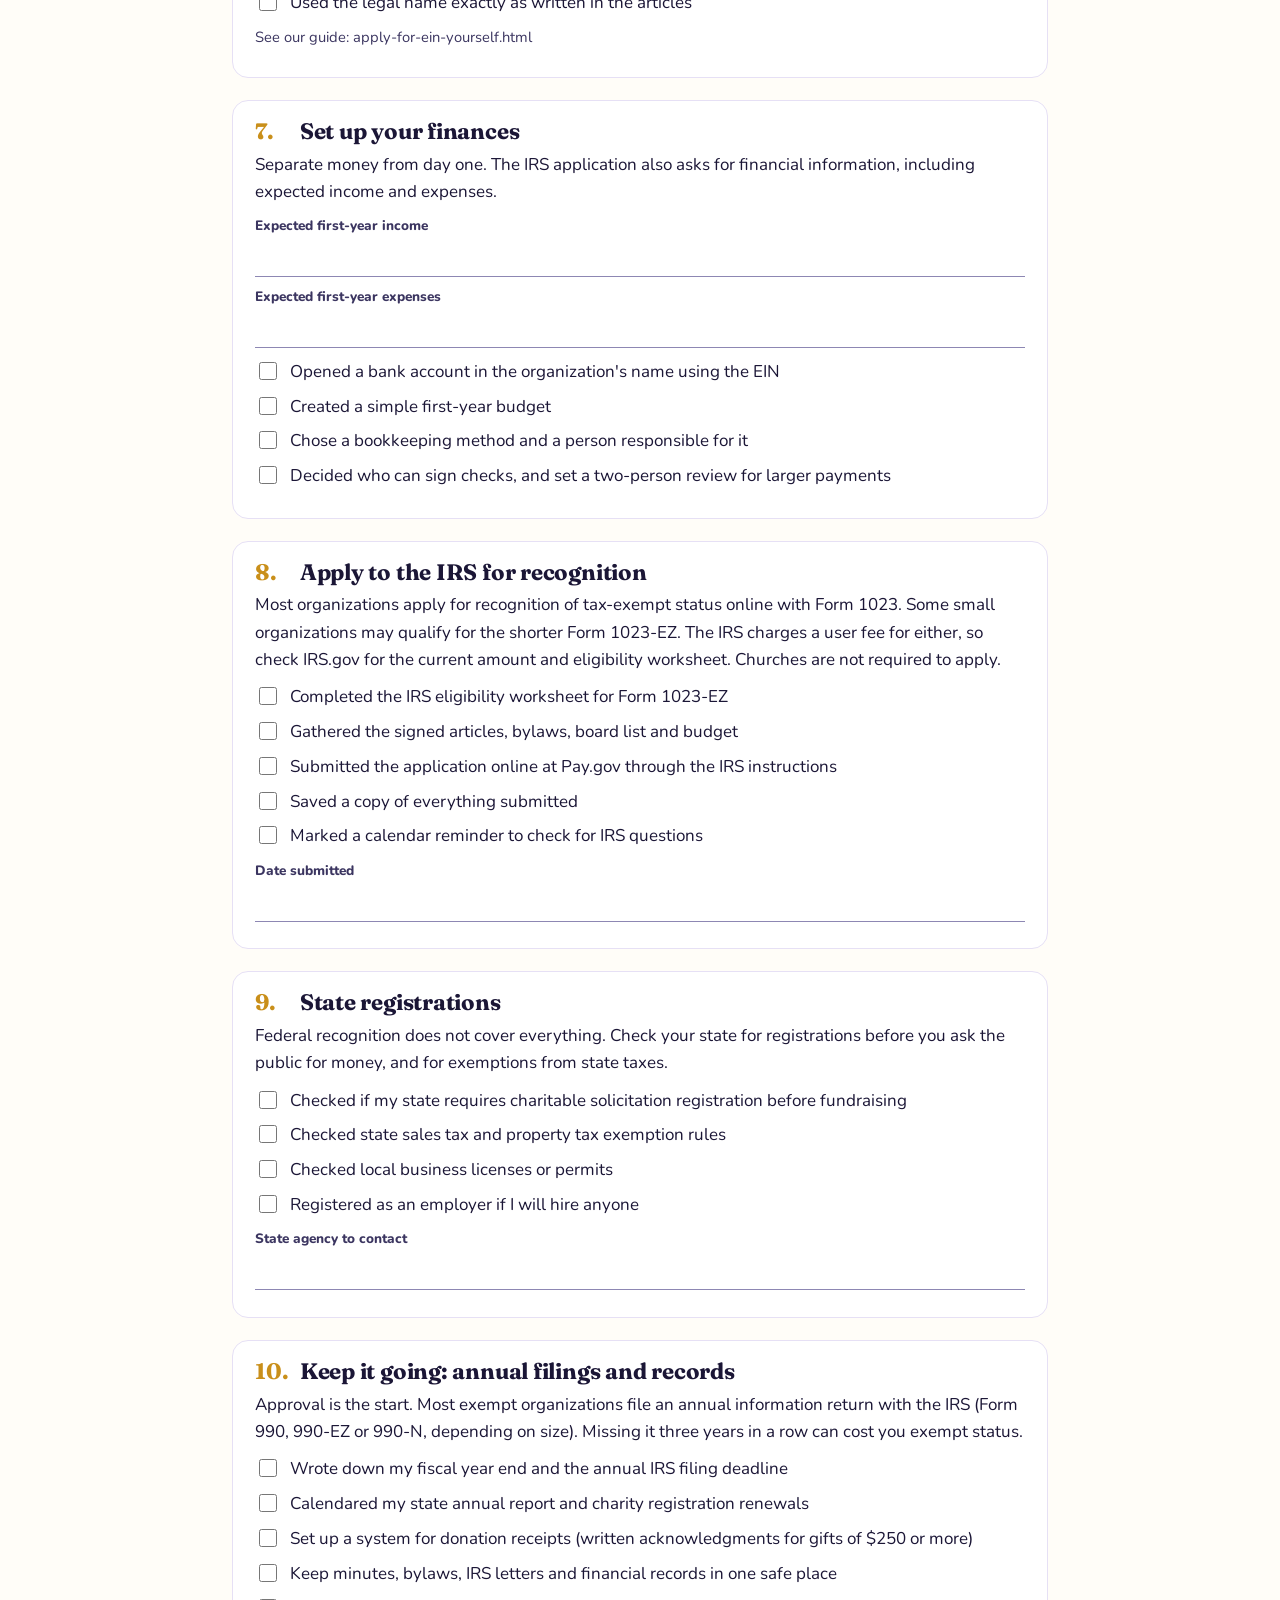
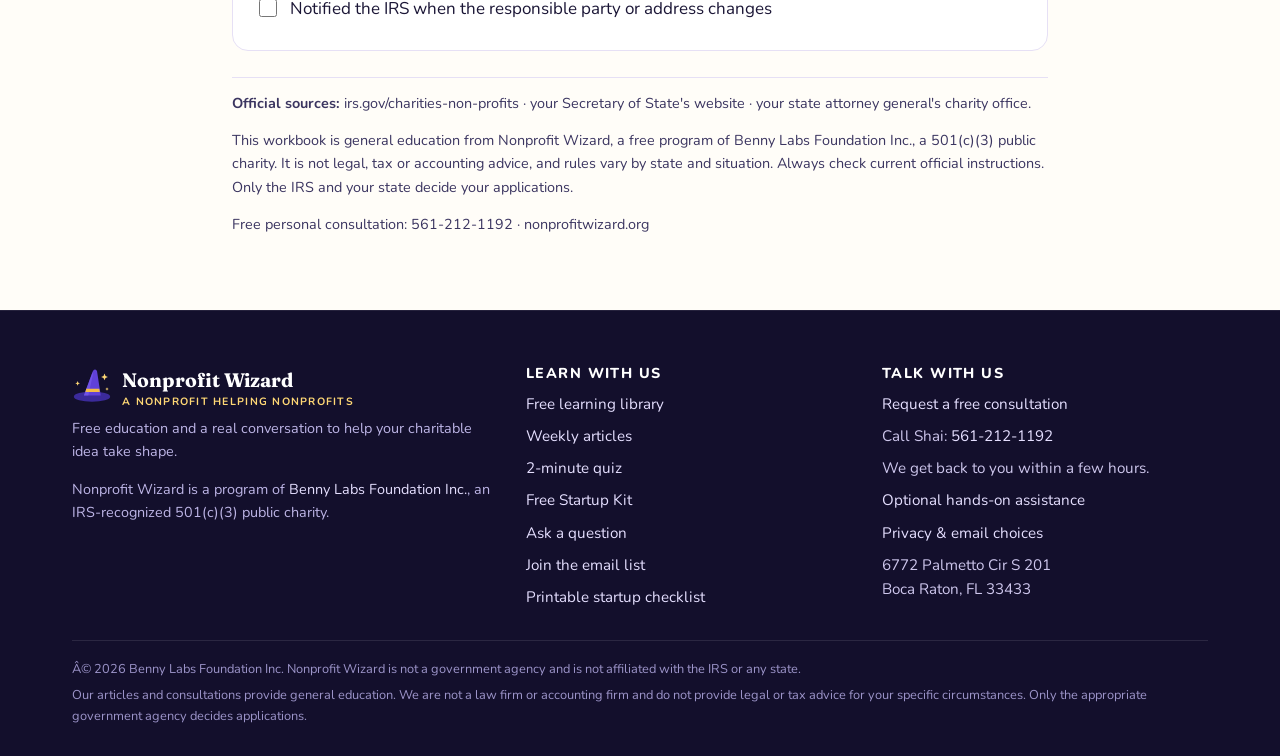
<file: nonprofit-startup-kit.html>
<!DOCTYPE html><html lang="en"><head>
<!-- Google tag (gtag.js) -->
<script async src="https://www.googletagmanager.com/gtag/js?id=AW-18523106729"></script>
<script>window.dataLayer = window.dataLayer || []; function gtag(){dataLayer.push(arguments);} gtag("js", new Date()); gtag("config", "AW-18523106729"); document.addEventListener("click", function (e) { var a = e.target.closest && e.target.closest("a"); if (a && a.protocol === "tel:") { if (window.nwTrack) { nwTrack("phone"); } else { gtag("event", "conversion", { send_to: "AW-18523106729/-k4ICPyFnKUdEKnbwIBF" }); } } });</script><script src="assets/track.js?v=20261028-engage"></script>
<meta charset="utf-8"><meta name="viewport" content="width=device-width,initial-scale=1"><title>Nonprofit Startup Kit: Printable Workbook | Nonprofit Wizard</title><meta name="description" content="The printable Nonprofit Startup Kit workbook: ten steps from idea to 501(c)(3)."><meta name="robots" content="noindex,follow"><link rel="canonical" href="https://nonprofitwizard.org/nonprofit-startup-kit.html"><meta property="og:type" content="website"><meta property="og:title" content="Nonprofit Startup Kit: Printable Workbook"><meta property="og:description" content="The printable Nonprofit Startup Kit workbook: ten steps from idea to 501(c)(3)."><meta property="og:url" content="https://nonprofitwizard.org/nonprofit-startup-kit.html"><meta property="og:image" content="https://nonprofitwizard.org/assets/og.jpg"><meta property="og:site_name" content="Nonprofit Wizard"><meta name="twitter:card" content="summary_large_image"><meta name="twitter:title" content="Nonprofit Startup Kit: Printable Workbook"><meta name="twitter:description" content="The printable Nonprofit Startup Kit workbook: ten steps from idea to 501(c)(3)."><meta name="twitter:image" content="https://nonprofitwizard.org/assets/og.jpg"><meta name="theme-color" content="#1d1646"><link rel="icon" href="assets/favicon.png"><link rel="apple-touch-icon" href="assets/apple-touch-icon.png"><link rel="preconnect" href="https://fonts.googleapis.com"><link rel="preconnect" href="https://fonts.gstatic.com" crossorigin><link href="https://fonts.googleapis.com/css2?family=Fraunces:opsz,wght@9..144,600;9..144,700&family=Nunito:wght@400;600;700;800;900&display=swap" rel="stylesheet"><link rel="stylesheet" href="assets/theme.css?v=20261021-features"><link rel="alternate" type="application/rss+xml" title="Nonprofit Wizard articles" href="feed.xml"></head><body><a class="skip-link" href="#main">Skip to content</a><svg width="0" height="0" style="position:absolute" aria-hidden="true">
  <symbol id="ico-spark" viewBox="0 0 24 24"><path d="M12 0c.6 6.5 5.5 11.4 12 12-6.5.6-11.4 5.5-12 12-.6-6.5-5.5-11.4-12-12C6.5 11.4 11.4 6.5 12 0z"/></symbol>
  <symbol id="ico-hat" viewBox="0 0 64 64">
    <ellipse cx="32" cy="49" rx="29" ry="8" fill="#3b2a9a"/>
    <path d="M19 47 L33 9 Q36 3 40 8 L46 47 Z" fill="#6041d8"/>
    <path d="M19 47 L33 9 Q34 12 33 16 L26 47 Z" fill="#7b5ff0" opacity=".6"/>
    <path d="M21.5 41.5 L44.5 41.5 L43.6 36.5 L22.8 36.5 Z" fill="#f3bc45"/>
    <path d="M52 12l1.6 3.8 3.8 1.6-3.8 1.6L52 22.8l-1.6-3.8-3.8-1.6 3.8-1.6z" fill="#ffd875"/>
    <path d="M9 24l1.1 2.6 2.6 1.1-2.6 1.1L9 31.4l-1.1-2.6-2.6-1.1 2.6-1.1z" fill="#ffd875"/>
    <path d="M56 34l.8 1.9 1.9.8-1.9.8-.8 1.9-.8-1.9-1.9-.8 1.9-.8z" fill="#ffd875"/>
  </symbol>
  <symbol id="ico-check" viewBox="0 0 24 24"><path d="M12 2a10 10 0 1 0 0 20 10 10 0 0 0 0-20zm-1.2 14.4-4.2-4.2 1.7-1.7 2.5 2.5 5.9-5.9 1.7 1.7-7.6 7.6z"/></symbol>
  <symbol id="ico-arrow" viewBox="0 0 24 24"><path d="M13 5l7 7-7 7-1.4-1.4L16.2 13H4v-2h12.2l-4.6-4.6z"/></symbol>
  <symbol id="ico-mic" viewBox="0 0 24 24"><path d="M12 15a4 4 0 0 0 4-4V6a4 4 0 0 0-8 0v5a4 4 0 0 0 4 4zm6-4h2a8 8 0 0 1-7 7.9V22h-2v-3.1A8 8 0 0 1 4 11h2a6 6 0 0 0 12 0z"/></symbol>
  <symbol id="ico-send" viewBox="0 0 24 24"><path d="M2 21l21-9L2 3v7l15 2-15 2z"/></symbol>
  <symbol id="ico-wand" viewBox="0 0 24 24"><path d="M3 19.6 15.2 7.4l1.4 1.4L4.4 21zm13-14.6 1-2 1 2 2 1-2 1-1 2-1-2-2-1zM19 11l.7-1.4L21 9l-1.3-.6L19 7l-.7 1.4L17 9l1.3.6zM7 3l.8 1.7L9.5 5.5l-1.7.8L7 8l-.8-1.7L4.5 5.5l1.7-.8z"/></symbol>
  <symbol id="ico-star" viewBox="0 0 24 24"><path d="M12 2l2.9 6.6 7.1.7-5.4 4.8 1.6 7L12 17.4 5.8 21.1l1.6-7L2 9.3l7.1-.7z"/></symbol>
  <symbol id="ico-up" viewBox="0 0 24 24"><path d="M12 5l7 7-1.4 1.4L13 8.8V20h-2V8.8l-4.6 4.6L5 12z"/></symbol>
  <symbol id="ico-phone" viewBox="0 0 24 24"><path d="M6.6 10.8a15 15 0 0 0 6.6 6.6l2.2-2.2a1 1 0 0 1 1-.25 11.4 11.4 0 0 0 3.6.6 1 1 0 0 1 1 1V20a1 1 0 0 1-1 1A17 17 0 0 1 3 4a1 1 0 0 1 1-1h3.5a1 1 0 0 1 1 1c0 1.25.2 2.45.6 3.6a1 1 0 0 1-.25 1z"/></symbol>
  <symbol id="ico-shield" viewBox="0 0 24 24"><path d="M12 2l8 3v6c0 5-3.4 9.7-8 11-4.6-1.3-8-6-8-11V5zm-1.2 13.4 5.6-5.6-1.4-1.4-4.2 4.2-2-2-1.4 1.4z"/></symbol>
  <symbol id="ico-heart" viewBox="0 0 24 24"><path d="M12 21s-7.5-4.6-9.5-9A5.4 5.4 0 0 1 12 6.3 5.4 5.4 0 0 1 21.5 12c-2 4.4-9.5 9-9.5 9z"/></symbol>
  <symbol id="ico-grant" viewBox="0 0 24 24"><path d="M4 4h10l6 6v10H4zm9 1.5V11h5.5zM7 13h10v2H7zm0 4h7v2H7z"/></symbol>
  <symbol id="ico-tax" viewBox="0 0 24 24"><path d="M12 2 2 7v2h20V7zM4 10v8H2v2h20v-2h-2v-8h-2v8h-3v-8h-2v8h-2v-8H9v8H6v-8z"/></symbol>
  <symbol id="ico-mail" viewBox="0 0 24 24"><path d="M2 5h20v14H2zm2 2v.5l8 5 8-5V7zm16 3-8 5-8-5v7h16z"/></symbol>
  <symbol id="ico-info" viewBox="0 0 24 24"><path d="M12 2a10 10 0 1 0 0 20 10 10 0 0 0 0-20zm1 15h-2v-6h2zm0-8h-2V7h2z"/></symbol>
  <symbol id="ico-cart" viewBox="0 0 24 24"><path d="M4 5h2l2.6 9h9.3l2.1-6H7.6l-.6-2H4zm4 12a2 2 0 1 0 0 4 2 2 0 0 0 0-4zm9 0a2 2 0 1 0 0 4 2 2 0 0 0 0-4z"/></symbol>
  <symbol id="ico-badge" viewBox="0 0 24 24"><path d="M12 2l2.4 2.6 3.5-.4 1 3.4 3.1 1.6-1.4 3.2 1.4 3.2-3.1 1.6-1 3.4-3.5-.4L12 22l-2.4-2.6-3.5.4-1-3.4L2 14.8l1.4-3.2L2 8.4l3.1-1.6 1-3.4 3.5.4zm-1.2 13.4 5.6-5.6-1.4-1.4-4.2 4.2-2-2-1.4 1.4z"/></symbol>
</svg>
<header class="nav" id="top"><div class="wrap"><a class="brand" href="index.html" aria-label="Nonprofit Wizard home"><svg aria-hidden="true"><use href="#ico-hat"/></svg><span>Nonprofit Wizard<small>A nonprofit helping nonprofits</small></span></a><nav class="navlinks" id="navlinks" aria-label="Main navigation">
<a href="index.html#learn">Free guides</a><a href="index.html#how-it-works">Free consultation</a><a href="articles.html">Articles</a><a href="quiz.html">Free quiz</a><a href="startup-kit.html">Free Startup Kit</a><a href="index.html#about">Our foundation</a><a href="index.html#faq">FAQ</a></nav>
<div class="navcta"><a class="btn btn-gold btn-sm" href="index.html#contact">Request free help</a><button class="burger" id="burger" aria-label="Open menu" aria-expanded="false" aria-controls="navlinks">&#9776;</button></div></div></header><div class="consultation-bar"><div class="wrap"><span>Free consultation &amp; advice with Shai</span><a href="tel:+15612121192">561-212-1192</a></div></div><main id="main"><div class="wb"><div class="wb-top"><button class="btn btn-royal" type="button" onclick="window.print()">Print this workbook</button><a class="btn btn-outline" href="assets/Nonprofit-Startup-Kit.pdf" download>Download the PDF</a><a class="btn btn-outline" href="startup-kit.html">Back to the kit page</a></div>
<span class="eyebrow">Nonprofit Wizard &middot; a program of Benny Labs Foundation Inc.</span><h1>The Nonprofit Startup Kit</h1><p class="lede">Ten steps from idea to 501(c)(3). Check each box as you go. Free consultation and advice with Shai: <a href="tel:+15612121192">561-212-1192</a>.</p>
<label class="wb-line"><span>Your name</span><input type="text"></label><label class="wb-line"><span>Your nonprofit's working name</span><input type="text"></label><label class="wb-line"><span>Date you started</span><input type="text"></label>
<section class="wb-step"><h2><span>1.</span>Clarify your mission</h2><p>Write the purpose of the organization in plain words. The IRS looks for a charitable, educational, religious, scientific or similar purpose that benefits the public, not private individuals.</p><label class="wb-line"><span>In one sentence, our mission is to...</span><input type="text"></label><label class="wb-line"><span>We will serve (who, where)...</span><input type="text"></label><label class="wb-line"><span>Our first program will be...</span><input type="text"></label><ul class="wb-check"><li><input type="checkbox" aria-label="Mission is specific enough that a stranger understands it"><span>Mission is specific enough that a stranger understands it</span></li><li><input type="checkbox" aria-label="Described who benefits, and how"><span>Described who benefits, and how</span></li><li><input type="checkbox" aria-label="Read the IRS page on exempt purposes (irs.gov, search exempt purposes 501(c)(3))"><span>Read the IRS page on exempt purposes (irs.gov, search "exempt purposes 501(c)(3)")</span></li></ul></section><section class="wb-step"><h2><span>2.</span>Check your name</h2><p>Pick a name and make sure nobody else is using it. Names must usually be distinguishable from others on file in your state.</p><label class="wb-line"><span>First-choice name</span><input type="text"></label><label class="wb-line"><span>Backup name</span><input type="text"></label><ul class="wb-check"><li><input type="checkbox" aria-label="Searched your Secretary of State business or corporation database"><span>Searched your Secretary of State business or corporation database</span></li><li><input type="checkbox" aria-label="Searched the web and social media for similar names"><span>Searched the web and social media for similar names</span></li><li><input type="checkbox" aria-label="Checked a matching website domain"><span>Checked a matching website domain</span></li><li><input type="checkbox" aria-label="Looked for trademark conflicts at uspto.gov"><span>Looked for trademark conflicts at uspto.gov</span></li><li><input type="checkbox" aria-label="Asked your state about name reservation if you need time"><span>Asked your state about name reservation if you need time</span></li></ul></section><section class="wb-step"><h2><span>3.</span>Incorporate in your state</h2><p>Most nonprofits form a nonprofit corporation by filing articles of incorporation with the state. The IRS expects your articles to state an exempt purpose and say where assets go if the organization closes. Your state office has its own forms and fees.</p><label class="wb-line"><span>State of incorporation</span><input type="text"></label><label class="wb-line"><span>Registered agent (name and address)</span><input type="text"></label><ul class="wb-check"><li><input type="checkbox" aria-label="Found my state's nonprofit articles of incorporation form"><span>Found my state's nonprofit articles of incorporation form</span></li><li><input type="checkbox" aria-label="Included an exempt-purpose clause and a dissolution clause"><span>Included an exempt-purpose clause and a dissolution clause</span></li><li><input type="checkbox" aria-label="Chose a registered agent"><span>Chose a registered agent</span></li><li><input type="checkbox" aria-label="Filed with the state and paid the state fee"><span>Filed with the state and paid the state fee</span></li><li><input type="checkbox" aria-label="Saved the stamped or approved copy"><span>Saved the stamped or approved copy</span></li></ul></section><section class="wb-step"><h2><span>4.</span>Build your board</h2><p>The board governs the organization. States set a minimum number of directors, and the IRS pays attention to independence: a board made up only of family, or controlled by one person, raises questions.</p><label class="wb-line"><span>Director 1 (name, role)</span><input type="text"></label><label class="wb-line"><span>Director 2 (name, role)</span><input type="text"></label><label class="wb-line"><span>Director 3 (name, role)</span><input type="text"></label><ul class="wb-check"><li><input type="checkbox" aria-label="Checked my state's minimum number of directors"><span>Checked my state's minimum number of directors</span></li><li><input type="checkbox" aria-label="Directors understand their duties of care, loyalty and obedience"><span>Directors understand their duties of care, loyalty and obedience</span></li><li><input type="checkbox" aria-label="Most directors are not related to each other or paid by the organization"><span>Most directors are not related to each other or paid by the organization</span></li><li><input type="checkbox" aria-label="Held a first board meeting and recorded minutes"><span>Held a first board meeting and recorded minutes</span></li></ul></section><section class="wb-step"><h2><span>5.</span>Adopt bylaws and key policies</h2><p>Bylaws are your internal rulebook: how directors are chosen, how meetings work, how decisions are made.</p><ul class="wb-check"><li><input type="checkbox" aria-label="Bylaws cover board size, terms, officers, meetings, quorum and voting"><span>Bylaws cover board size, terms, officers, meetings, quorum and voting</span></li><li><input type="checkbox" aria-label="Board formally adopted the bylaws and signed the minutes"><span>Board formally adopted the bylaws and signed the minutes</span></li><li><input type="checkbox" aria-label="Adopted a conflict-of-interest policy (the IRS asks about it)"><span>Adopted a conflict-of-interest policy (the IRS asks about it)</span></li><li><input type="checkbox" aria-label="Set a plan for paying nobody more than a reasonable amount"><span>Set a plan for paying nobody more than a reasonable amount</span></li></ul></section><section class="wb-step"><h2><span>6.</span>Get your EIN</h2><p>The Employer Identification Number is your organization's federal tax ID. It is free from the IRS. Apply only on irs.gov, and beware of sites that charge for it. Apply after you have incorporated.</p><label class="wb-line"><span>Responsible party (name)</span><input type="text"></label><ul class="wb-check"><li><input type="checkbox" aria-label="Applied on the official IRS website (irs.gov)"><span>Applied on the official IRS website (irs.gov)</span></li><li><input type="checkbox" aria-label="Saved the confirmation letter (CP 575 or confirmation page)"><span>Saved the confirmation letter (CP 575 or confirmation page)</span></li><li><input type="checkbox" aria-label="Used the legal name exactly as written in the articles"><span>Used the legal name exactly as written in the articles</span></li></ul><p class="tip">See our guide: apply-for-ein-yourself.html</p></section><section class="wb-step"><h2><span>7.</span>Set up your finances</h2><p>Separate money from day one. The IRS application also asks for financial information, including expected income and expenses.</p><label class="wb-line"><span>Expected first-year income</span><input type="text"></label><label class="wb-line"><span>Expected first-year expenses</span><input type="text"></label><ul class="wb-check"><li><input type="checkbox" aria-label="Opened a bank account in the organization's name using the EIN"><span>Opened a bank account in the organization's name using the EIN</span></li><li><input type="checkbox" aria-label="Created a simple first-year budget"><span>Created a simple first-year budget</span></li><li><input type="checkbox" aria-label="Chose a bookkeeping method and a person responsible for it"><span>Chose a bookkeeping method and a person responsible for it</span></li><li><input type="checkbox" aria-label="Decided who can sign checks, and set a two-person review for larger payments"><span>Decided who can sign checks, and set a two-person review for larger payments</span></li></ul></section><section class="wb-step"><h2><span>8.</span>Apply to the IRS for recognition</h2><p>Most organizations apply for recognition of tax-exempt status online with Form 1023. Some small organizations may qualify for the shorter Form 1023-EZ. The IRS charges a user fee for either, so check IRS.gov for the current amount and eligibility worksheet. Churches are not required to apply.</p><ul class="wb-check"><li><input type="checkbox" aria-label="Completed the IRS eligibility worksheet for Form 1023-EZ"><span>Completed the IRS eligibility worksheet for Form 1023-EZ</span></li><li><input type="checkbox" aria-label="Gathered the signed articles, bylaws, board list and budget"><span>Gathered the signed articles, bylaws, board list and budget</span></li><li><input type="checkbox" aria-label="Submitted the application online at Pay.gov through the IRS instructions"><span>Submitted the application online at Pay.gov through the IRS instructions</span></li><li><input type="checkbox" aria-label="Saved a copy of everything submitted"><span>Saved a copy of everything submitted</span></li><li><input type="checkbox" aria-label="Marked a calendar reminder to check for IRS questions"><span>Marked a calendar reminder to check for IRS questions</span></li></ul><label class="wb-line"><span>Date submitted</span><input type="text"></label></section><section class="wb-step"><h2><span>9.</span>State registrations</h2><p>Federal recognition does not cover everything. Check your state for registrations before you ask the public for money, and for exemptions from state taxes.</p><ul class="wb-check"><li><input type="checkbox" aria-label="Checked if my state requires charitable solicitation registration before fundraising"><span>Checked if my state requires charitable solicitation registration before fundraising</span></li><li><input type="checkbox" aria-label="Checked state sales tax and property tax exemption rules"><span>Checked state sales tax and property tax exemption rules</span></li><li><input type="checkbox" aria-label="Checked local business licenses or permits"><span>Checked local business licenses or permits</span></li><li><input type="checkbox" aria-label="Registered as an employer if I will hire anyone"><span>Registered as an employer if I will hire anyone</span></li></ul><label class="wb-line"><span>State agency to contact</span><input type="text"></label></section><section class="wb-step"><h2><span>10.</span>Keep it going: annual filings and records</h2><p>Approval is the start. Most exempt organizations file an annual information return with the IRS (Form 990, 990-EZ or 990-N, depending on size). Missing it three years in a row can cost you exempt status.</p><ul class="wb-check"><li><input type="checkbox" aria-label="Wrote down my fiscal year end and the annual IRS filing deadline"><span>Wrote down my fiscal year end and the annual IRS filing deadline</span></li><li><input type="checkbox" aria-label="Calendared my state annual report and charity registration renewals"><span>Calendared my state annual report and charity registration renewals</span></li><li><input type="checkbox" aria-label="Set up a system for donation receipts (written acknowledgments for gifts of $250 or more)"><span>Set up a system for donation receipts (written acknowledgments for gifts of $250 or more)</span></li><li><input type="checkbox" aria-label="Keep minutes, bylaws, IRS letters and financial records in one safe place"><span>Keep minutes, bylaws, IRS letters and financial records in one safe place</span></li><li><input type="checkbox" aria-label="Notified the IRS when the responsible party or address changes"><span>Notified the IRS when the responsible party or address changes</span></li></ul></section>
<div class="wb-foot"><p><strong>Official sources:</strong> irs.gov/charities-non-profits &middot; your Secretary of State's website &middot; your state attorney general's charity office.</p><p>This workbook is general education from Nonprofit Wizard, a free program of Benny Labs Foundation Inc., a 501(c)(3) public charity. It is not legal, tax or accounting advice, and rules vary by state and situation. Always check current official instructions. Only the IRS and your state decide your applications.</p><p>Free personal consultation: 561-212-1192 &middot; nonprofitwizard.org</p></div></div></main><footer><div class="wrap"><div class="footgrid"><div><a class="brand" href="index.html" aria-label="Nonprofit Wizard home"><svg aria-hidden="true"><use href="#ico-hat"/></svg><span>Nonprofit Wizard<small>A nonprofit helping nonprofits</small></span></a><p>Free education and a real conversation to help your charitable idea take shape.</p><p>Nonprofit Wizard is a program of <a href="https://bennylabs.org/">Benny Labs Foundation Inc.</a>, an IRS-recognized 501(c)(3) public charity.</p></div><div><h4>Learn with us</h4><ul><li><a href="index.html#learn">Free learning library</a></li><li><a href="articles.html">Weekly articles</a></li><li><a href="quiz.html">2-minute quiz</a></li><li><a href="startup-kit.html">Free Startup Kit</a></li><li><a href="index.html#ask-a-question">Ask a question</a></li><li><a href="index.html#subscribe">Join the email list</a></li><li><a href="startup-checklist.html">Printable startup checklist</a></li></ul></div><div><h4>Talk with us</h4><ul><li><a href="index.html#contact">Request a free consultation</a></li><li>Call Shai: <a href="tel:+15612121192">561-212-1192</a></li><li>We get back to you within a few hours.</li><li><a href="index.html#programs">Optional hands-on assistance</a></li><li><a href="privacy.html">Privacy &amp; email choices</a></li><li>6772 Palmetto Cir S 201<br>Boca Raton, FL 33433</li></ul></div></div><div class="footlegal"><span>Â© 2026 Benny Labs Foundation Inc. Nonprofit Wizard is not a government agency and is not affiliated with the IRS or any state.</span><span>Our articles and consultations provide general education. We are not a law firm or accounting firm and do not provide legal or tax advice for your specific circumstances. Only the appropriate government agency decides applications.</span></div></div></footer><button class="totop" id="totop" aria-label="Back to top"><svg aria-hidden="true"><use href="#ico-up"/></svg></button><script src="assets/site.js" defer></script><script src="assets/features.js?v=20261021-features" defer></script></body></html>
</file>
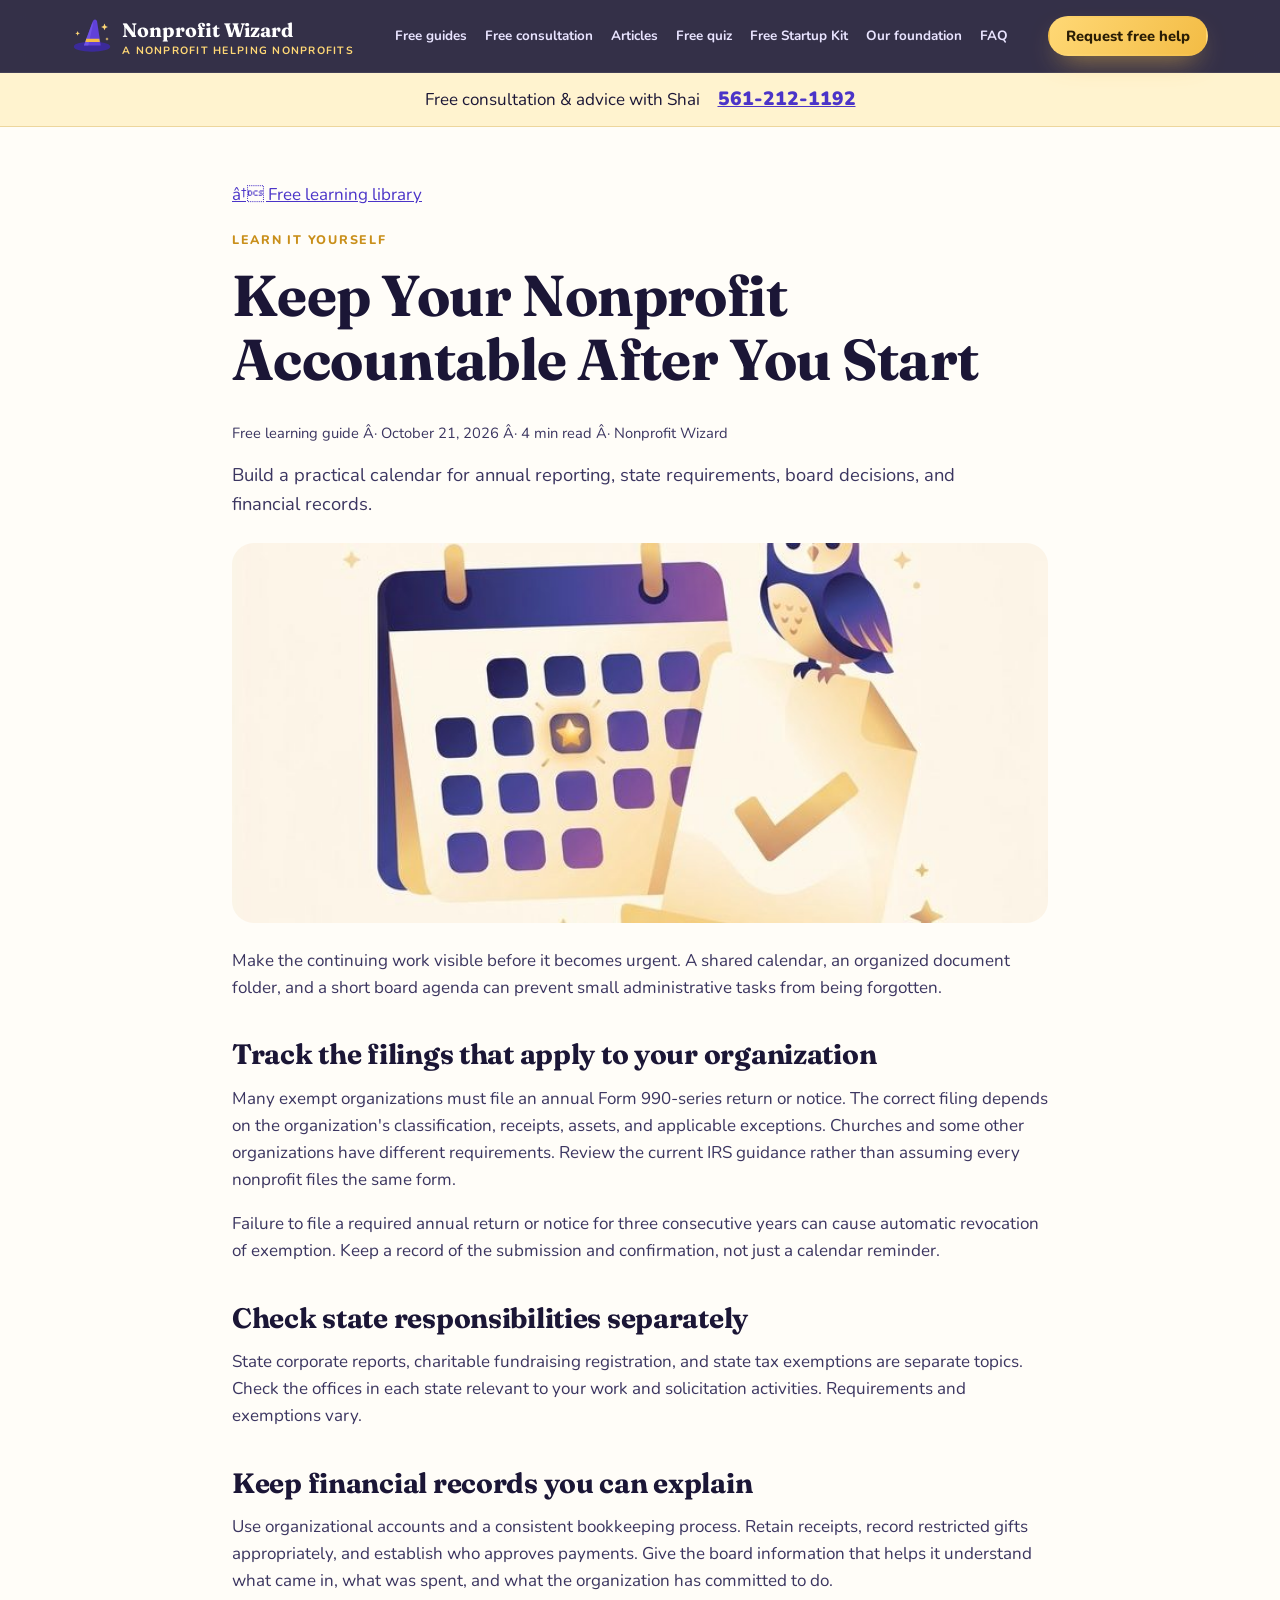
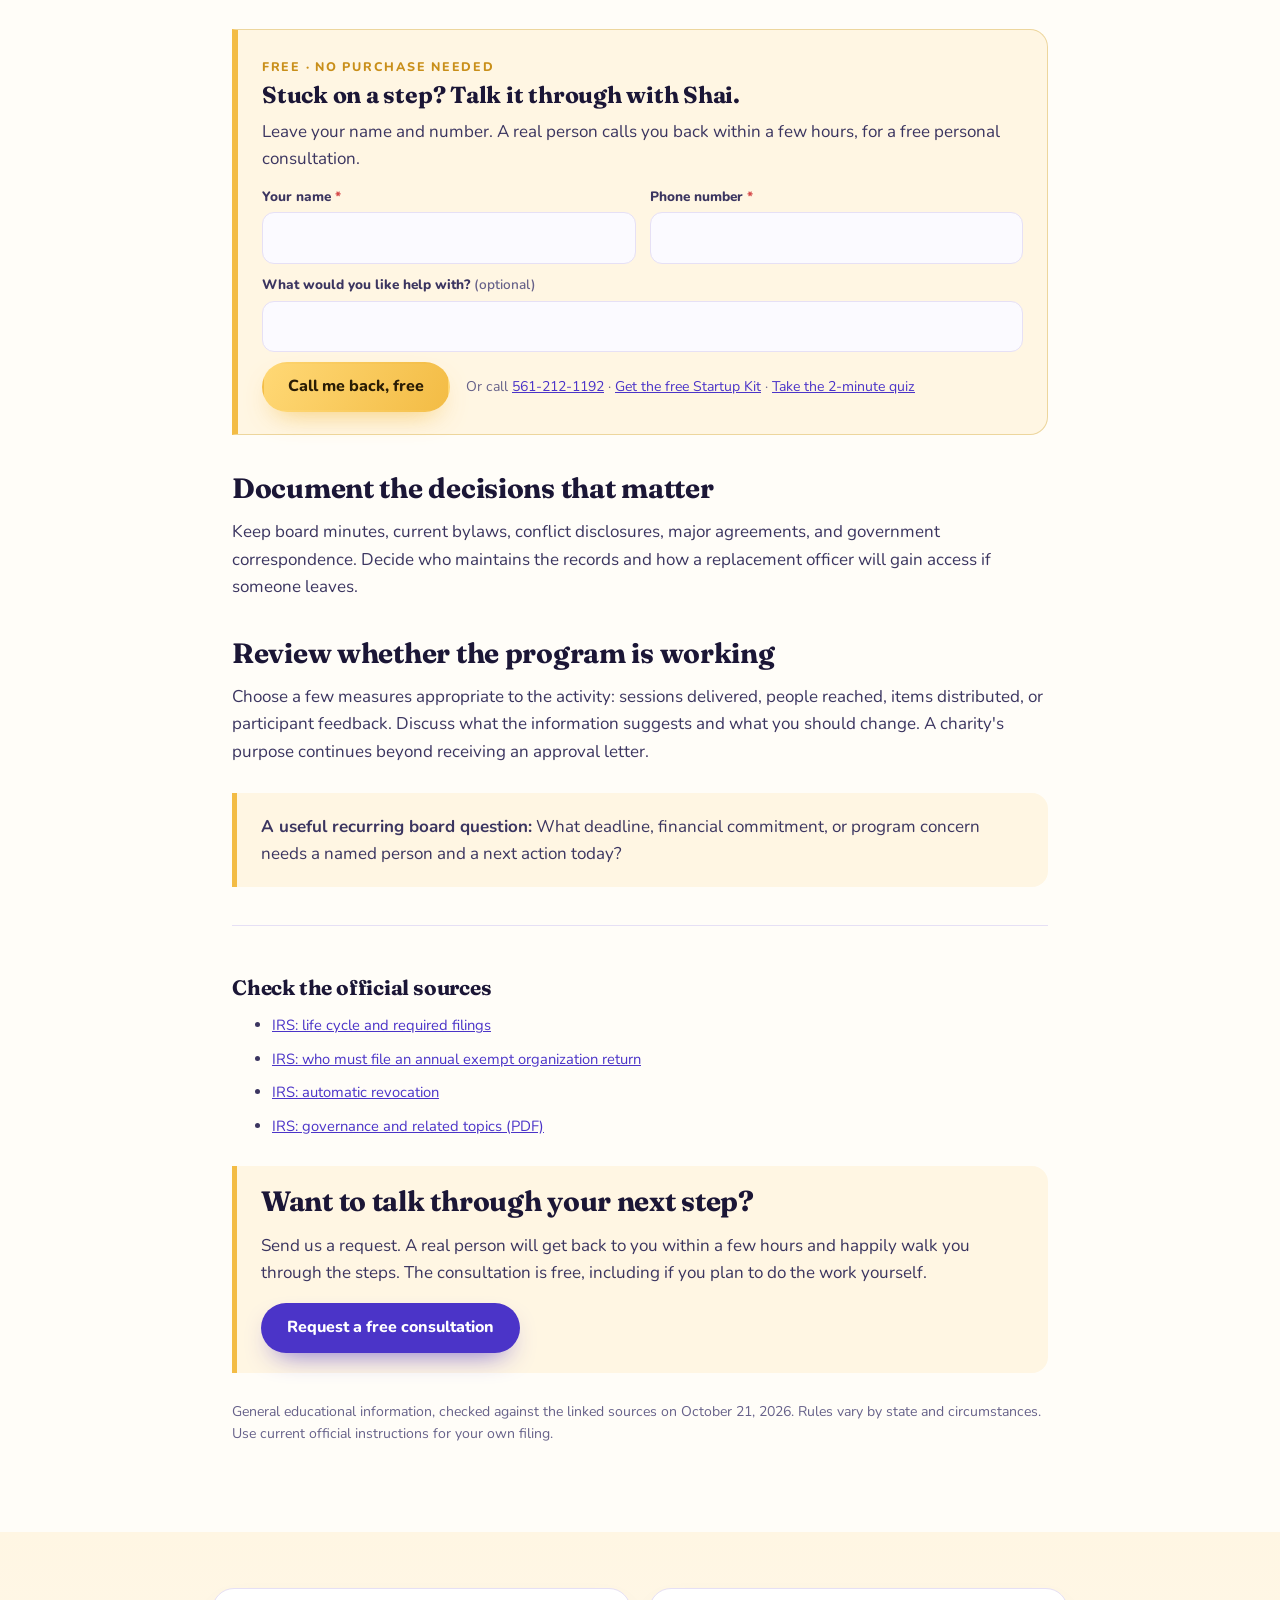
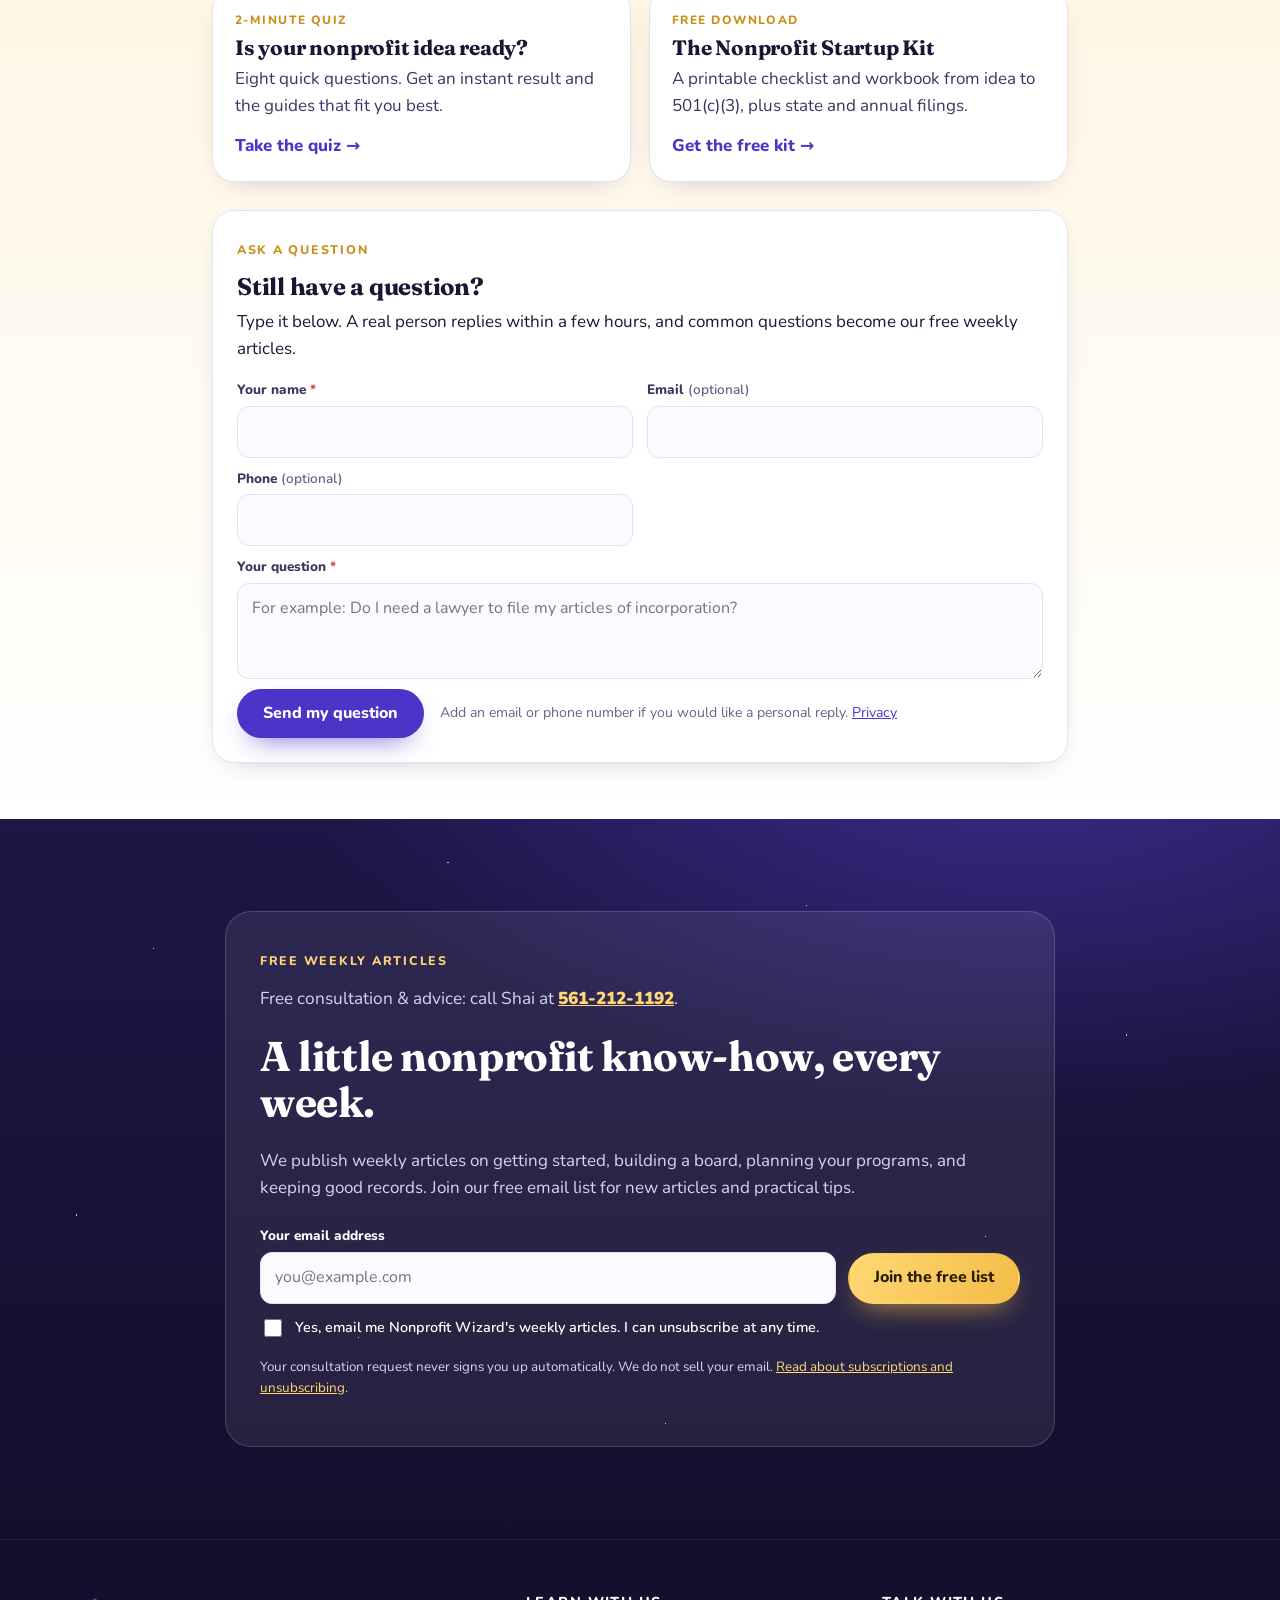
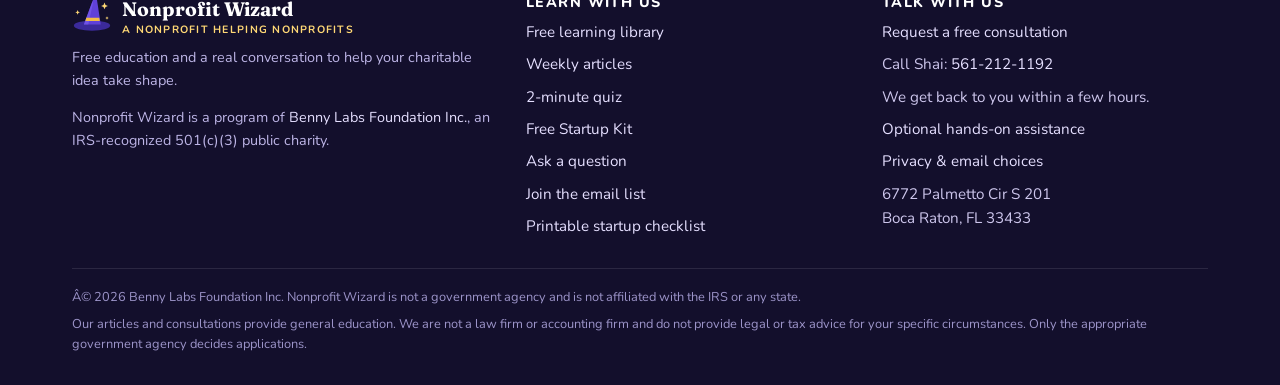
<file: ongoing-responsibilities.html>
<!DOCTYPE html><html lang="en"><head>
<!-- Google tag (gtag.js) -->
<script async src="https://www.googletagmanager.com/gtag/js?id=AW-18523106729"></script>
<script>window.dataLayer = window.dataLayer || []; function gtag(){dataLayer.push(arguments);} gtag("js", new Date()); gtag("config", "AW-18523106729"); document.addEventListener("click", function (e) { var a = e.target.closest && e.target.closest("a"); if (a && a.protocol === "tel:") { if (window.nwTrack) { nwTrack("phone"); } else { gtag("event", "conversion", { send_to: "AW-18523106729/-k4ICPyFnKUdEKnbwIBF" }); } } });</script><script src="assets/track.js?v=20261028-engage"></script>
<meta charset="utf-8"><meta name="viewport" content="width=device-width,initial-scale=1"><title>Keep Your Nonprofit Accountable After You Start | Nonprofit Wizard</title><meta name="description" content="Build a practical calendar for annual reporting, state requirements, board decisions, and financial records."><link rel="canonical" href="https://nonprofitwizard.org/ongoing-responsibilities.html"><meta property="og:type" content="article"><meta property="og:title" content="Keep Your Nonprofit Accountable After You Start"><meta property="og:description" content="Build a practical calendar for annual reporting, state requirements, board decisions, and financial records."><meta property="og:url" content="https://nonprofitwizard.org/ongoing-responsibilities.html"><meta property="og:image" content="https://nonprofitwizard.org/assets/res-990.jpg"><meta property="og:site_name" content="Nonprofit Wizard"><meta name="twitter:card" content="summary_large_image"><meta name="twitter:title" content="Keep Your Nonprofit Accountable After You Start"><meta name="twitter:description" content="Build a practical calendar for annual reporting, state requirements, board decisions, and financial records."><meta name="twitter:image" content="https://nonprofitwizard.org/assets/res-990.jpg"><meta name="theme-color" content="#1d1646"><link rel="icon" href="assets/favicon.png"><link rel="apple-touch-icon" href="assets/apple-touch-icon.png"><link rel="preconnect" href="https://fonts.googleapis.com"><link rel="preconnect" href="https://fonts.gstatic.com" crossorigin><link href="https://fonts.googleapis.com/css2?family=Fraunces:opsz,wght@9..144,600;9..144,700&family=Nunito:wght@400;600;700;800;900&display=swap" rel="stylesheet"><link rel="stylesheet" href="assets/theme.css?v=20261021-features"><link rel="alternate" type="application/rss+xml" title="Nonprofit Wizard articles" href="feed.xml"><script type="application/ld+json">{"@context": "https://schema.org", "@type": "Article", "headline": "Keep Your Nonprofit Accountable After You Start", "description": "Build a practical calendar for annual reporting, state requirements, board decisions, and financial records.", "url": "https://nonprofitwizard.org/ongoing-responsibilities.html", "inLanguage": "en", "publisher": {"@type": "Organization", "name": "Benny Labs Foundation Inc.", "url": "https://bennylabs.org/"}, "datePublished": "2026-10-21", "dateModified": "2026-10-21", "author": {"@type": "Organization", "name": "Nonprofit Wizard"}, "image": "https://nonprofitwizard.org/assets/res-990.jpg"}</script></head><body><a class="skip-link" href="#main">Skip to content</a><svg width="0" height="0" style="position:absolute" aria-hidden="true">
  <symbol id="ico-spark" viewBox="0 0 24 24"><path d="M12 0c.6 6.5 5.5 11.4 12 12-6.5.6-11.4 5.5-12 12-.6-6.5-5.5-11.4-12-12C6.5 11.4 11.4 6.5 12 0z"/></symbol>
  <symbol id="ico-hat" viewBox="0 0 64 64">
    <ellipse cx="32" cy="49" rx="29" ry="8" fill="#3b2a9a"/>
    <path d="M19 47 L33 9 Q36 3 40 8 L46 47 Z" fill="#6041d8"/>
    <path d="M19 47 L33 9 Q34 12 33 16 L26 47 Z" fill="#7b5ff0" opacity=".6"/>
    <path d="M21.5 41.5 L44.5 41.5 L43.6 36.5 L22.8 36.5 Z" fill="#f3bc45"/>
    <path d="M52 12l1.6 3.8 3.8 1.6-3.8 1.6L52 22.8l-1.6-3.8-3.8-1.6 3.8-1.6z" fill="#ffd875"/>
    <path d="M9 24l1.1 2.6 2.6 1.1-2.6 1.1L9 31.4l-1.1-2.6-2.6-1.1 2.6-1.1z" fill="#ffd875"/>
    <path d="M56 34l.8 1.9 1.9.8-1.9.8-.8 1.9-.8-1.9-1.9-.8 1.9-.8z" fill="#ffd875"/>
  </symbol>
  <symbol id="ico-check" viewBox="0 0 24 24"><path d="M12 2a10 10 0 1 0 0 20 10 10 0 0 0 0-20zm-1.2 14.4-4.2-4.2 1.7-1.7 2.5 2.5 5.9-5.9 1.7 1.7-7.6 7.6z"/></symbol>
  <symbol id="ico-arrow" viewBox="0 0 24 24"><path d="M13 5l7 7-7 7-1.4-1.4L16.2 13H4v-2h12.2l-4.6-4.6z"/></symbol>
  <symbol id="ico-mic" viewBox="0 0 24 24"><path d="M12 15a4 4 0 0 0 4-4V6a4 4 0 0 0-8 0v5a4 4 0 0 0 4 4zm6-4h2a8 8 0 0 1-7 7.9V22h-2v-3.1A8 8 0 0 1 4 11h2a6 6 0 0 0 12 0z"/></symbol>
  <symbol id="ico-send" viewBox="0 0 24 24"><path d="M2 21l21-9L2 3v7l15 2-15 2z"/></symbol>
  <symbol id="ico-wand" viewBox="0 0 24 24"><path d="M3 19.6 15.2 7.4l1.4 1.4L4.4 21zm13-14.6 1-2 1 2 2 1-2 1-1 2-1-2-2-1zM19 11l.7-1.4L21 9l-1.3-.6L19 7l-.7 1.4L17 9l1.3.6zM7 3l.8 1.7L9.5 5.5l-1.7.8L7 8l-.8-1.7L4.5 5.5l1.7-.8z"/></symbol>
  <symbol id="ico-star" viewBox="0 0 24 24"><path d="M12 2l2.9 6.6 7.1.7-5.4 4.8 1.6 7L12 17.4 5.8 21.1l1.6-7L2 9.3l7.1-.7z"/></symbol>
  <symbol id="ico-up" viewBox="0 0 24 24"><path d="M12 5l7 7-1.4 1.4L13 8.8V20h-2V8.8l-4.6 4.6L5 12z"/></symbol>
  <symbol id="ico-phone" viewBox="0 0 24 24"><path d="M6.6 10.8a15 15 0 0 0 6.6 6.6l2.2-2.2a1 1 0 0 1 1-.25 11.4 11.4 0 0 0 3.6.6 1 1 0 0 1 1 1V20a1 1 0 0 1-1 1A17 17 0 0 1 3 4a1 1 0 0 1 1-1h3.5a1 1 0 0 1 1 1c0 1.25.2 2.45.6 3.6a1 1 0 0 1-.25 1z"/></symbol>
  <symbol id="ico-shield" viewBox="0 0 24 24"><path d="M12 2l8 3v6c0 5-3.4 9.7-8 11-4.6-1.3-8-6-8-11V5zm-1.2 13.4 5.6-5.6-1.4-1.4-4.2 4.2-2-2-1.4 1.4z"/></symbol>
  <symbol id="ico-heart" viewBox="0 0 24 24"><path d="M12 21s-7.5-4.6-9.5-9A5.4 5.4 0 0 1 12 6.3 5.4 5.4 0 0 1 21.5 12c-2 4.4-9.5 9-9.5 9z"/></symbol>
  <symbol id="ico-grant" viewBox="0 0 24 24"><path d="M4 4h10l6 6v10H4zm9 1.5V11h5.5zM7 13h10v2H7zm0 4h7v2H7z"/></symbol>
  <symbol id="ico-tax" viewBox="0 0 24 24"><path d="M12 2 2 7v2h20V7zM4 10v8H2v2h20v-2h-2v-8h-2v8h-3v-8h-2v8h-2v-8H9v8H6v-8z"/></symbol>
  <symbol id="ico-mail" viewBox="0 0 24 24"><path d="M2 5h20v14H2zm2 2v.5l8 5 8-5V7zm16 3-8 5-8-5v7h16z"/></symbol>
  <symbol id="ico-info" viewBox="0 0 24 24"><path d="M12 2a10 10 0 1 0 0 20 10 10 0 0 0 0-20zm1 15h-2v-6h2zm0-8h-2V7h2z"/></symbol>
  <symbol id="ico-cart" viewBox="0 0 24 24"><path d="M4 5h2l2.6 9h9.3l2.1-6H7.6l-.6-2H4zm4 12a2 2 0 1 0 0 4 2 2 0 0 0 0-4zm9 0a2 2 0 1 0 0 4 2 2 0 0 0 0-4z"/></symbol>
  <symbol id="ico-badge" viewBox="0 0 24 24"><path d="M12 2l2.4 2.6 3.5-.4 1 3.4 3.1 1.6-1.4 3.2 1.4 3.2-3.1 1.6-1 3.4-3.5-.4L12 22l-2.4-2.6-3.5.4-1-3.4L2 14.8l1.4-3.2L2 8.4l3.1-1.6 1-3.4 3.5.4zm-1.2 13.4 5.6-5.6-1.4-1.4-4.2 4.2-2-2-1.4 1.4z"/></symbol>
</svg>
<header class="nav" id="top"><div class="wrap"><a class="brand" href="index.html" aria-label="Nonprofit Wizard home"><svg aria-hidden="true"><use href="#ico-hat"/></svg><span>Nonprofit Wizard<small>A nonprofit helping nonprofits</small></span></a><nav class="navlinks" id="navlinks" aria-label="Main navigation">
<a href="index.html#learn">Free guides</a><a href="index.html#how-it-works">Free consultation</a><a href="articles.html">Articles</a><a href="quiz.html">Free quiz</a><a href="startup-kit.html">Free Startup Kit</a><a href="index.html#about">Our foundation</a><a href="index.html#faq">FAQ</a></nav>
<div class="navcta"><a class="btn btn-gold btn-sm" href="index.html#contact">Request free help</a><button class="burger" id="burger" aria-label="Open menu" aria-expanded="false" aria-controls="navlinks">&#9776;</button></div></div></header><div class="consultation-bar"><div class="wrap"><span>Free consultation &amp; advice with Shai</span><a href="tel:+15612121192">561-212-1192</a></div></div><main id="main"><article class="article-layout"><p><a href="index.html#learn">â† Free learning library</a></p><span class="eyebrow">Learn it yourself</span><h1>Keep Your Nonprofit Accountable After You Start</h1><p class="article-meta">Free learning guide Â· October 21, 2026 Â· 4 min read Â· Nonprofit Wizard</p><p class="lede">Build a practical calendar for annual reporting, state requirements, board decisions, and financial records.</p><img class="article-image" src="assets/res-990.jpg" alt="" width="1100" height="620"><p>Make the continuing work visible before it becomes urgent. A shared calendar, an organized document folder, and a short board agenda can prevent small administrative tasks from being forgotten.</p><h2>Track the filings that apply to your organization</h2><p>Many exempt organizations must file an annual Form 990-series return or notice. The correct filing depends on the organization's classification, receipts, assets, and applicable exceptions. Churches and some other organizations have different requirements. Review the current IRS guidance rather than assuming every nonprofit files the same form.</p><p>Failure to file a required annual return or notice for three consecutive years can cause automatic revocation of exemption. Keep a record of the submission and confirmation, not just a calendar reminder.</p><h2>Check state responsibilities separately</h2><p>State corporate reports, charitable fundraising registration, and state tax exemptions are separate topics. Check the offices in each state relevant to your work and solicitation activities. Requirements and exemptions vary.</p><h2>Keep financial records you can explain</h2><p>Use organizational accounts and a consistent bookkeeping process. Retain receipts, record restricted gifts appropriately, and establish who approves payments. Give the board information that helps it understand what came in, what was spent, and what the organization has committed to do.</p><!--nw:mid--><aside class="nw-box" aria-labelledby="nw-mid-h"><span class="eyebrow">Free &middot; no purchase needed</span><h2 id="nw-mid-h">Stuck on a step? Talk it through with Shai.</h2>
<p>Leave your name and number. A real person calls you back within a few hours, for a free personal consultation.</p>
<form class="nw-form" data-nw-form="consult">
<div class="f"><label for="nw-mid-name">Your name <span class="req">*</span></label><input id="nw-mid-name" name="full_name" type="text" required maxlength="160" autocomplete="name"></div>
<div class="f"><label for="nw-mid-phone">Phone number <span class="req">*</span></label><input id="nw-mid-phone" name="phone" type="tel" required maxlength="40" autocomplete="tel"></div>
<div class="f full"><label for="nw-mid-notes">What would you like help with? <span class="opt">(optional)</span></label><input id="nw-mid-notes" name="notes" type="text" maxlength="500"></div>
<div class="nw-honey" aria-hidden="true"><label>Leave this empty<input name="website" tabindex="-1" autocomplete="off"></label></div>
<div class="acts"><button class="btn btn-gold" type="submit">Call me back, free</button><span class="nw-fine">Or call <a href="tel:+15612121192">561-212-1192</a> &middot; <a href="startup-kit.html">Get the free Startup Kit</a> &middot; <a href="quiz.html">Take the 2-minute quiz</a></span></div>
<div class="nw-msg" role="status" aria-live="polite" hidden></div>
</form></aside><!--/nw:mid--><h2>Document the decisions that matter</h2><p>Keep board minutes, current bylaws, conflict disclosures, major agreements, and government correspondence. Decide who maintains the records and how a replacement officer will gain access if someone leaves.</p><h2>Review whether the program is working</h2><p>Choose a few measures appropriate to the activity: sessions delivered, people reached, items distributed, or participant feedback. Discuss what the information suggests and what you should change. A charity's purpose continues beyond receiving an approval letter.</p><div class="callout"><p><strong>A useful recurring board question:</strong> What deadline, financial commitment, or program concern needs a named person and a next action today?</p></div><aside class="sources"><h2>Check the official sources</h2><ul><li><a href="https://www.irs.gov/charities-non-profits/charitable-organizations/life-cycle-of-a-public-charity">IRS: life cycle and required filings</a></li><li><a href="https://www.irs.gov/charities-non-profits/annual-exempt-organization-return-who-must-file">IRS: who must file an annual exempt organization return</a></li><li><a href="https://www.irs.gov/charities-non-profits/automatic-revocation-of-exemption">IRS: automatic revocation</a></li><li><a href="https://www.irs.gov/pub/irs-tege/governance_practices.pdf">IRS: governance and related topics (PDF)</a></li></ul></aside><div class="callout article-cta"><h2 style="margin-top:0">Want to talk through your next step?</h2><p>Send us a request. A real person will get back to you within a few hours and happily walk you through the steps. The consultation is free, including if you plan to do the work yourself.</p><a class="btn btn-royal" href="index.html#contact">Request a free consultation</a></div><p class="reading-note">General educational information, checked against the linked sources on October 21, 2026. Rules vary by state and circumstances. Use current official instructions for your own filing.</p></article><!--nw:after--><section class="nw-after" aria-label="More free help"><div class="wrap"><div class="nw-teasers">
<a class="nw-teaser" href="quiz.html"><span class="tag">2-minute quiz</span><h3>Is your nonprofit idea ready?</h3><p>Eight quick questions. Get an instant result and the guides that fit you best.</p><span class="go">Take the quiz &rarr;</span></a>
<a class="nw-teaser" href="startup-kit.html"><span class="tag">Free download</span><h3>The Nonprofit Startup Kit</h3><p>A printable checklist and workbook from idea to 501(c)(3), plus state and annual filings.</p><span class="go">Get the free kit &rarr;</span></a>
</div><div class="nw-ask" id="nwa-box">
<span class="eyebrow">Ask a question</span>
<h2>Still have a question?</h2>
<p>Type it below. A real person replies within a few hours, and common questions become our free weekly articles.</p>
<form class="nw-form" data-nw-form="question" aria-describedby="nwa-fine">
<div class="f"><label for="nwa-name">Your name <span class="req">*</span></label><input id="nwa-name" name="full_name" type="text" required maxlength="160" autocomplete="name"></div>
<div class="f"><label for="nwa-email">Email <span class="opt">(optional)</span></label><input id="nwa-email" name="email" type="email" maxlength="254" autocomplete="email"></div>
<div class="f"><label for="nwa-phone">Phone <span class="opt">(optional)</span></label><input id="nwa-phone" name="phone" type="tel" maxlength="40" autocomplete="tel"></div>
<div class="f full"><label for="nwa-q">Your question <span class="req">*</span></label><textarea id="nwa-q" name="question" required minlength="5" maxlength="1500" placeholder="For example: Do I need a lawyer to file my articles of incorporation?"></textarea></div>
<div class="nw-honey" aria-hidden="true"><label>Leave this empty<input name="website" tabindex="-1" autocomplete="off"></label></div>
<div class="acts"><button class="btn btn-royal" type="submit">Send my question</button><span class="nw-fine" id="nwa-fine">Add an email or phone number if you would like a personal reply. <a href="privacy.html">Privacy</a></span></div>
<div class="nw-msg" role="status" aria-live="polite" hidden></div>
</form>
</div></div></section><!--/nw:after--><section class="dark starry newsletter-section" id="subscribe"><div class="wrap"><div class="newsletter-box"><span class="eyebrow">Free weekly articles</span><p class="newsletter-contact">Free consultation &amp; advice: call Shai at <a href="tel:+15612121192">561-212-1192</a>.</p><h2>A little nonprofit know-how, every week.</h2><p>We publish weekly articles on getting started, building a board, planning your programs, and keeping good records. Join our free email list for new articles and practical tips.</p><form class="newsletter-form" data-newsletter><div class="f"><label for="newsletter-email">Your email address</label><input id="newsletter-email" name="email" type="email" autocomplete="email" placeholder="you@example.com" required maxlength="254"></div><button class="btn btn-gold" type="submit">Join the free list</button><div class="signup-consent"><input type="checkbox" name="consent" id="newsletter-consent" required><label for="newsletter-consent">Yes, email me Nonprofit Wizard's weekly articles. I can unsubscribe at any time.</label></div><div class="honey" aria-hidden="true"><label>Leave this empty<input name="bot-field" tabindex="-1" autocomplete="off"></label></div></form><p class="signup-status" role="status" aria-live="polite"></p><p class="fine">Your consultation request never signs you up automatically. We do not sell your email. <a href="privacy.html#newsletter">Read about subscriptions and unsubscribing</a>.</p></div></div></section></main><footer><div class="wrap"><div class="footgrid"><div><a class="brand" href="index.html" aria-label="Nonprofit Wizard home"><svg aria-hidden="true"><use href="#ico-hat"/></svg><span>Nonprofit Wizard<small>A nonprofit helping nonprofits</small></span></a><p>Free education and a real conversation to help your charitable idea take shape.</p><p>Nonprofit Wizard is a program of <a href="https://bennylabs.org/">Benny Labs Foundation Inc.</a>, an IRS-recognized 501(c)(3) public charity.</p></div><div><h4>Learn with us</h4><ul><li><a href="index.html#learn">Free learning library</a></li><li><a href="articles.html">Weekly articles</a></li><li><a href="quiz.html">2-minute quiz</a></li><li><a href="startup-kit.html">Free Startup Kit</a></li><li><a href="index.html#ask-a-question">Ask a question</a></li><li><a href="index.html#subscribe">Join the email list</a></li><li><a href="startup-checklist.html">Printable startup checklist</a></li></ul></div><div><h4>Talk with us</h4><ul><li><a href="index.html#contact">Request a free consultation</a></li><li>Call Shai: <a href="tel:+15612121192">561-212-1192</a></li><li>We get back to you within a few hours.</li><li><a href="index.html#programs">Optional hands-on assistance</a></li><li><a href="privacy.html">Privacy &amp; email choices</a></li><li>6772 Palmetto Cir S 201<br>Boca Raton, FL 33433</li></ul></div></div><div class="footlegal"><span>Â© 2026 Benny Labs Foundation Inc. Nonprofit Wizard is not a government agency and is not affiliated with the IRS or any state.</span><span>Our articles and consultations provide general education. We are not a law firm or accounting firm and do not provide legal or tax advice for your specific circumstances. Only the appropriate government agency decides applications.</span></div></div></footer><button class="totop" id="totop" aria-label="Back to top"><svg aria-hidden="true"><use href="#ico-up"/></svg></button><script src="assets/site.js" defer></script><script src="assets/features.js?v=20261021-features" defer></script></body></html>
</file>
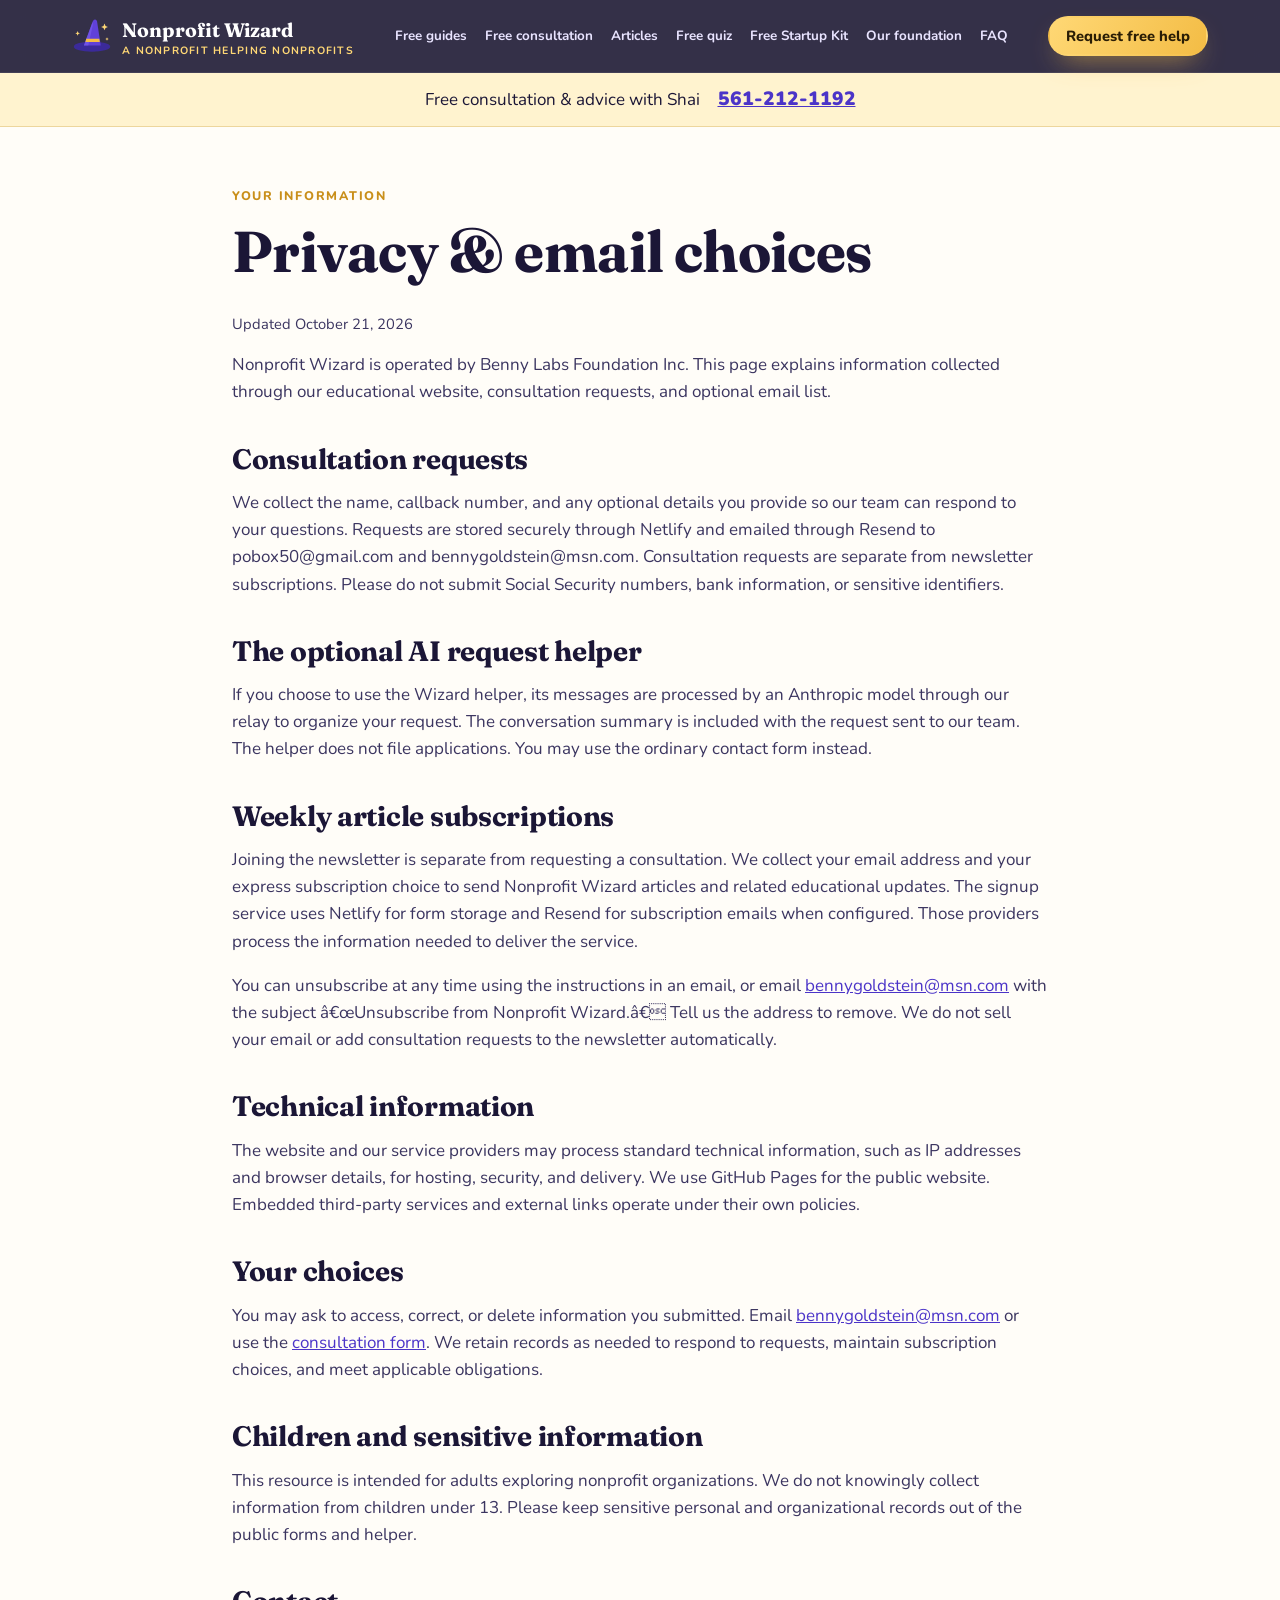
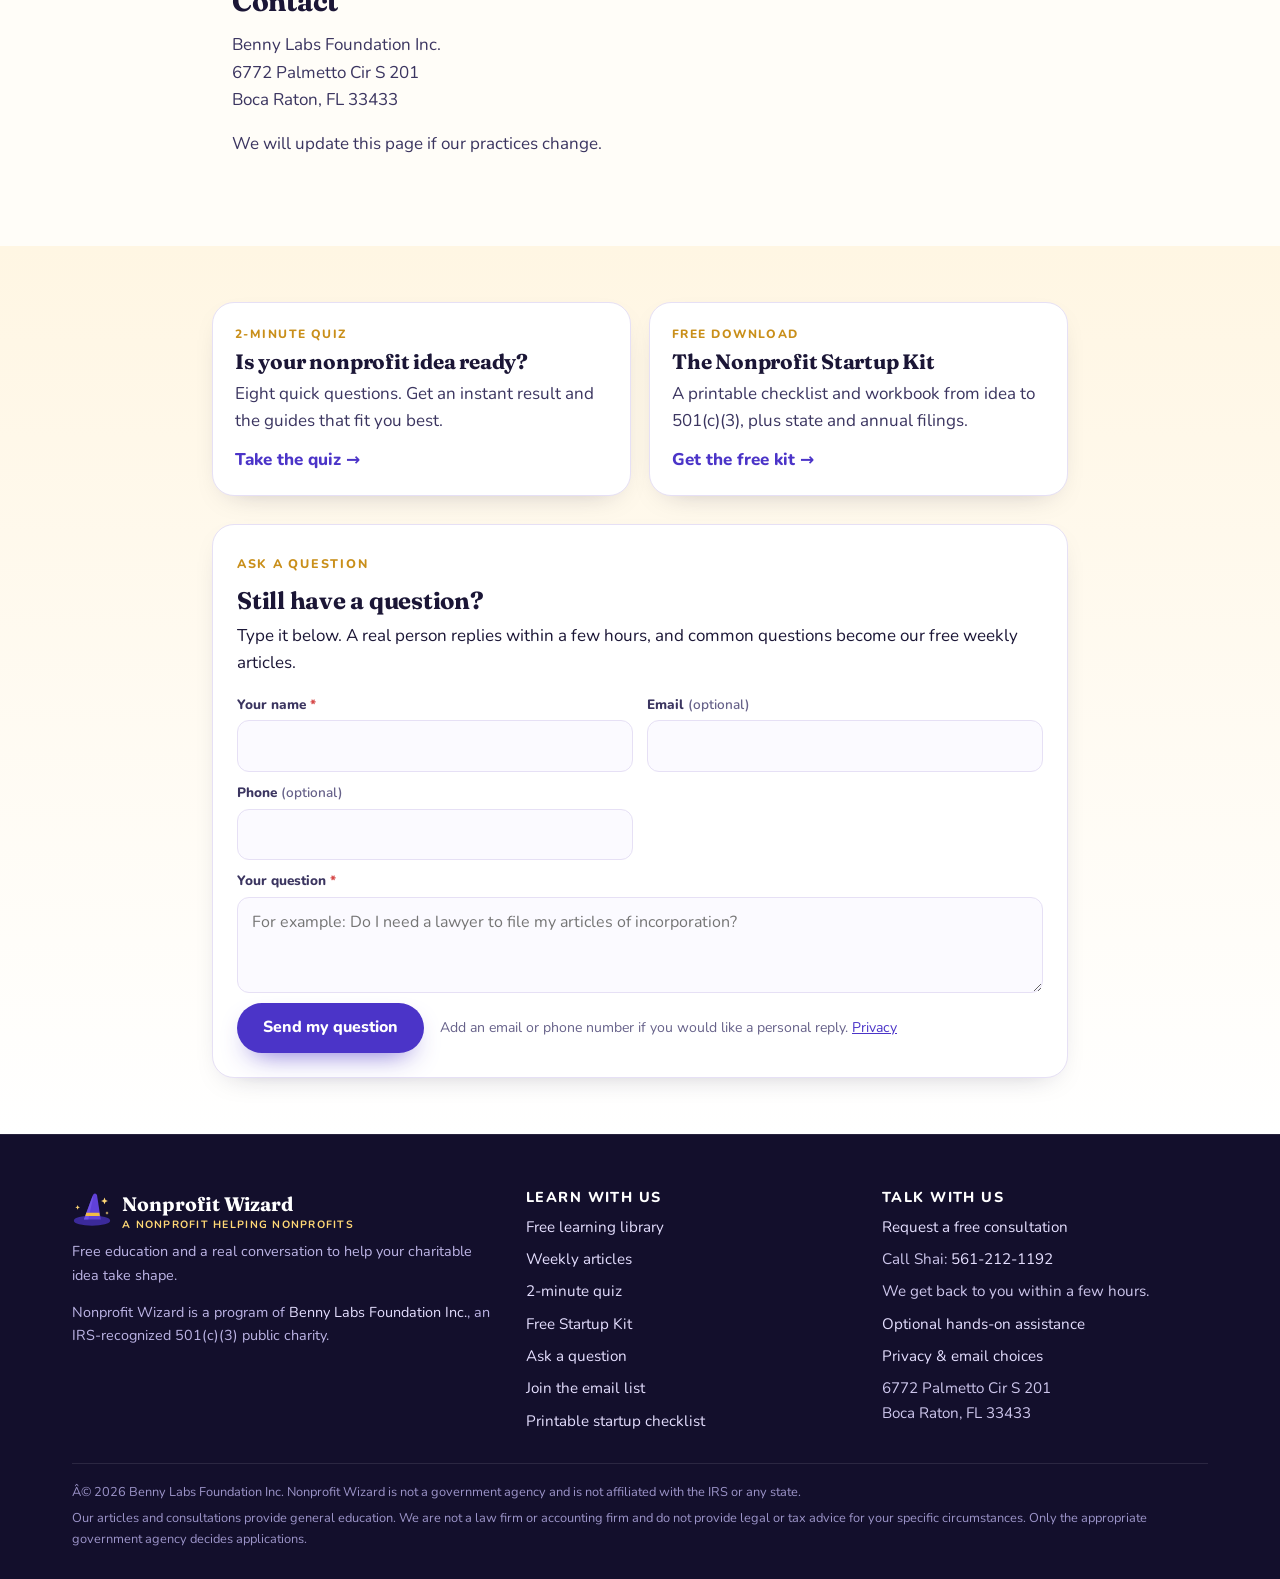
<file: privacy.html>
<!DOCTYPE html><html lang="en"><head>
<!-- Google tag (gtag.js) -->
<script async src="https://www.googletagmanager.com/gtag/js?id=AW-18523106729"></script>
<script>window.dataLayer = window.dataLayer || []; function gtag(){dataLayer.push(arguments);} gtag("js", new Date()); gtag("config", "AW-18523106729"); document.addEventListener("click", function (e) { var a = e.target.closest && e.target.closest("a"); if (a && a.protocol === "tel:") { if (window.nwTrack) { nwTrack("phone"); } else { gtag("event", "conversion", { send_to: "AW-18523106729/-k4ICPyFnKUdEKnbwIBF" }); } } });</script><script src="assets/track.js?v=20261028-engage"></script>
<meta charset="utf-8"><meta name="viewport" content="width=device-width,initial-scale=1"><title>Privacy &amp; Email Choices | Nonprofit Wizard</title><meta name="description" content="How Nonprofit Wizard handles consultation requests, newsletter subscriptions, and privacy choices."><link rel="canonical" href="https://nonprofitwizard.org/privacy.html"><meta property="og:type" content="website"><meta property="og:title" content="Privacy &amp; Email Choices"><meta property="og:description" content="How Nonprofit Wizard handles consultation requests, newsletter subscriptions, and privacy choices."><meta property="og:url" content="https://nonprofitwizard.org/privacy.html"><meta property="og:image" content="https://nonprofitwizard.org/assets/hero.jpg"><meta property="og:site_name" content="Nonprofit Wizard"><meta name="twitter:card" content="summary_large_image"><meta name="twitter:title" content="Privacy &amp; Email Choices"><meta name="twitter:description" content="How Nonprofit Wizard handles consultation requests, newsletter subscriptions, and privacy choices."><meta name="twitter:image" content="https://nonprofitwizard.org/assets/hero.jpg"><meta name="theme-color" content="#1d1646"><link rel="icon" href="assets/favicon.png"><link rel="apple-touch-icon" href="assets/apple-touch-icon.png"><link rel="preconnect" href="https://fonts.googleapis.com"><link rel="preconnect" href="https://fonts.gstatic.com" crossorigin><link href="https://fonts.googleapis.com/css2?family=Fraunces:opsz,wght@9..144,600;9..144,700&family=Nunito:wght@400;600;700;800;900&display=swap" rel="stylesheet"><link rel="stylesheet" href="assets/theme.css?v=20261021-features"><link rel="alternate" type="application/rss+xml" title="Nonprofit Wizard articles" href="feed.xml"><script type="application/ld+json">{"@context": "https://schema.org", "@type": "WebPage", "headline": "Privacy & Email Choices", "description": "How Nonprofit Wizard handles consultation requests, newsletter subscriptions, and privacy choices.", "url": "https://nonprofitwizard.org/privacy.html", "inLanguage": "en", "publisher": {"@type": "Organization", "name": "Benny Labs Foundation Inc.", "url": "https://bennylabs.org/"}}</script></head><body><a class="skip-link" href="#main">Skip to content</a><svg width="0" height="0" style="position:absolute" aria-hidden="true">
  <symbol id="ico-spark" viewBox="0 0 24 24"><path d="M12 0c.6 6.5 5.5 11.4 12 12-6.5.6-11.4 5.5-12 12-.6-6.5-5.5-11.4-12-12C6.5 11.4 11.4 6.5 12 0z"/></symbol>
  <symbol id="ico-hat" viewBox="0 0 64 64">
    <ellipse cx="32" cy="49" rx="29" ry="8" fill="#3b2a9a"/>
    <path d="M19 47 L33 9 Q36 3 40 8 L46 47 Z" fill="#6041d8"/>
    <path d="M19 47 L33 9 Q34 12 33 16 L26 47 Z" fill="#7b5ff0" opacity=".6"/>
    <path d="M21.5 41.5 L44.5 41.5 L43.6 36.5 L22.8 36.5 Z" fill="#f3bc45"/>
    <path d="M52 12l1.6 3.8 3.8 1.6-3.8 1.6L52 22.8l-1.6-3.8-3.8-1.6 3.8-1.6z" fill="#ffd875"/>
    <path d="M9 24l1.1 2.6 2.6 1.1-2.6 1.1L9 31.4l-1.1-2.6-2.6-1.1 2.6-1.1z" fill="#ffd875"/>
    <path d="M56 34l.8 1.9 1.9.8-1.9.8-.8 1.9-.8-1.9-1.9-.8 1.9-.8z" fill="#ffd875"/>
  </symbol>
  <symbol id="ico-check" viewBox="0 0 24 24"><path d="M12 2a10 10 0 1 0 0 20 10 10 0 0 0 0-20zm-1.2 14.4-4.2-4.2 1.7-1.7 2.5 2.5 5.9-5.9 1.7 1.7-7.6 7.6z"/></symbol>
  <symbol id="ico-arrow" viewBox="0 0 24 24"><path d="M13 5l7 7-7 7-1.4-1.4L16.2 13H4v-2h12.2l-4.6-4.6z"/></symbol>
  <symbol id="ico-mic" viewBox="0 0 24 24"><path d="M12 15a4 4 0 0 0 4-4V6a4 4 0 0 0-8 0v5a4 4 0 0 0 4 4zm6-4h2a8 8 0 0 1-7 7.9V22h-2v-3.1A8 8 0 0 1 4 11h2a6 6 0 0 0 12 0z"/></symbol>
  <symbol id="ico-send" viewBox="0 0 24 24"><path d="M2 21l21-9L2 3v7l15 2-15 2z"/></symbol>
  <symbol id="ico-wand" viewBox="0 0 24 24"><path d="M3 19.6 15.2 7.4l1.4 1.4L4.4 21zm13-14.6 1-2 1 2 2 1-2 1-1 2-1-2-2-1zM19 11l.7-1.4L21 9l-1.3-.6L19 7l-.7 1.4L17 9l1.3.6zM7 3l.8 1.7L9.5 5.5l-1.7.8L7 8l-.8-1.7L4.5 5.5l1.7-.8z"/></symbol>
  <symbol id="ico-star" viewBox="0 0 24 24"><path d="M12 2l2.9 6.6 7.1.7-5.4 4.8 1.6 7L12 17.4 5.8 21.1l1.6-7L2 9.3l7.1-.7z"/></symbol>
  <symbol id="ico-up" viewBox="0 0 24 24"><path d="M12 5l7 7-1.4 1.4L13 8.8V20h-2V8.8l-4.6 4.6L5 12z"/></symbol>
  <symbol id="ico-phone" viewBox="0 0 24 24"><path d="M6.6 10.8a15 15 0 0 0 6.6 6.6l2.2-2.2a1 1 0 0 1 1-.25 11.4 11.4 0 0 0 3.6.6 1 1 0 0 1 1 1V20a1 1 0 0 1-1 1A17 17 0 0 1 3 4a1 1 0 0 1 1-1h3.5a1 1 0 0 1 1 1c0 1.25.2 2.45.6 3.6a1 1 0 0 1-.25 1z"/></symbol>
  <symbol id="ico-shield" viewBox="0 0 24 24"><path d="M12 2l8 3v6c0 5-3.4 9.7-8 11-4.6-1.3-8-6-8-11V5zm-1.2 13.4 5.6-5.6-1.4-1.4-4.2 4.2-2-2-1.4 1.4z"/></symbol>
  <symbol id="ico-heart" viewBox="0 0 24 24"><path d="M12 21s-7.5-4.6-9.5-9A5.4 5.4 0 0 1 12 6.3 5.4 5.4 0 0 1 21.5 12c-2 4.4-9.5 9-9.5 9z"/></symbol>
  <symbol id="ico-grant" viewBox="0 0 24 24"><path d="M4 4h10l6 6v10H4zm9 1.5V11h5.5zM7 13h10v2H7zm0 4h7v2H7z"/></symbol>
  <symbol id="ico-tax" viewBox="0 0 24 24"><path d="M12 2 2 7v2h20V7zM4 10v8H2v2h20v-2h-2v-8h-2v8h-3v-8h-2v8h-2v-8H9v8H6v-8z"/></symbol>
  <symbol id="ico-mail" viewBox="0 0 24 24"><path d="M2 5h20v14H2zm2 2v.5l8 5 8-5V7zm16 3-8 5-8-5v7h16z"/></symbol>
  <symbol id="ico-info" viewBox="0 0 24 24"><path d="M12 2a10 10 0 1 0 0 20 10 10 0 0 0 0-20zm1 15h-2v-6h2zm0-8h-2V7h2z"/></symbol>
  <symbol id="ico-cart" viewBox="0 0 24 24"><path d="M4 5h2l2.6 9h9.3l2.1-6H7.6l-.6-2H4zm4 12a2 2 0 1 0 0 4 2 2 0 0 0 0-4zm9 0a2 2 0 1 0 0 4 2 2 0 0 0 0-4z"/></symbol>
  <symbol id="ico-badge" viewBox="0 0 24 24"><path d="M12 2l2.4 2.6 3.5-.4 1 3.4 3.1 1.6-1.4 3.2 1.4 3.2-3.1 1.6-1 3.4-3.5-.4L12 22l-2.4-2.6-3.5.4-1-3.4L2 14.8l1.4-3.2L2 8.4l3.1-1.6 1-3.4 3.5.4zm-1.2 13.4 5.6-5.6-1.4-1.4-4.2 4.2-2-2-1.4 1.4z"/></symbol>
</svg>
<header class="nav" id="top"><div class="wrap"><a class="brand" href="index.html" aria-label="Nonprofit Wizard home"><svg aria-hidden="true"><use href="#ico-hat"/></svg><span>Nonprofit Wizard<small>A nonprofit helping nonprofits</small></span></a><nav class="navlinks" id="navlinks" aria-label="Main navigation">
<a href="index.html#learn">Free guides</a><a href="index.html#how-it-works">Free consultation</a><a href="articles.html">Articles</a><a href="quiz.html">Free quiz</a><a href="startup-kit.html">Free Startup Kit</a><a href="index.html#about">Our foundation</a><a href="index.html#faq">FAQ</a></nav>
<div class="navcta"><a class="btn btn-gold btn-sm" href="index.html#contact">Request free help</a><button class="burger" id="burger" aria-label="Open menu" aria-expanded="false" aria-controls="navlinks">&#9776;</button></div></div></header><div class="consultation-bar"><div class="wrap"><span>Free consultation &amp; advice with Shai</span><a href="tel:+15612121192">561-212-1192</a></div></div><main id="main"><article class="article-layout"><span class="eyebrow">Your information</span><h1>Privacy &amp; email choices</h1><p class="article-meta">Updated October 21, 2026</p><p>Nonprofit Wizard is operated by Benny Labs Foundation Inc. This page explains information collected through our educational website, consultation requests, and optional email list.</p><h2>Consultation requests</h2><p>We collect the name, callback number, and any optional details you provide so our team can respond to your questions. Requests are stored securely through Netlify and emailed through Resend to pobox50@gmail.com and bennygoldstein@msn.com. Consultation requests are separate from newsletter subscriptions. Please do not submit Social Security numbers, bank information, or sensitive identifiers.</p><h2>The optional AI request helper</h2><p>If you choose to use the Wizard helper, its messages are processed by an Anthropic model through our relay to organize your request. The conversation summary is included with the request sent to our team. The helper does not file applications. You may use the ordinary contact form instead.</p><h2 id="newsletter">Weekly article subscriptions</h2><p>Joining the newsletter is separate from requesting a consultation. We collect your email address and your express subscription choice to send Nonprofit Wizard articles and related educational updates. The signup service uses Netlify for form storage and Resend for subscription emails when configured. Those providers process the information needed to deliver the service.</p><p>You can unsubscribe at any time using the instructions in an email, or email <a href="mailto:bennygoldstein@msn.com?subject=Unsubscribe%20from%20Nonprofit%20Wizard">bennygoldstein@msn.com</a> with the subject â€œUnsubscribe from Nonprofit Wizard.â€ Tell us the address to remove. We do not sell your email or add consultation requests to the newsletter automatically.</p><h2>Technical information</h2><p>The website and our service providers may process standard technical information, such as IP addresses and browser details, for hosting, security, and delivery. We use GitHub Pages for the public website. Embedded third-party services and external links operate under their own policies.</p><h2>Your choices</h2><p>You may ask to access, correct, or delete information you submitted. Email <a href="mailto:bennygoldstein@msn.com">bennygoldstein@msn.com</a> or use the <a href="index.html#contact">consultation form</a>. We retain records as needed to respond to requests, maintain subscription choices, and meet applicable obligations.</p><h2>Children and sensitive information</h2><p>This resource is intended for adults exploring nonprofit organizations. We do not knowingly collect information from children under 13. Please keep sensitive personal and organizational records out of the public forms and helper.</p><h2>Contact</h2><p>Benny Labs Foundation Inc.<br>6772 Palmetto Cir S 201<br>Boca Raton, FL 33433</p><p>We will update this page if our practices change.</p></article><!--nw:after--><section class="nw-after" aria-label="More free help"><div class="wrap"><div class="nw-teasers">
<a class="nw-teaser" href="quiz.html"><span class="tag">2-minute quiz</span><h3>Is your nonprofit idea ready?</h3><p>Eight quick questions. Get an instant result and the guides that fit you best.</p><span class="go">Take the quiz &rarr;</span></a>
<a class="nw-teaser" href="startup-kit.html"><span class="tag">Free download</span><h3>The Nonprofit Startup Kit</h3><p>A printable checklist and workbook from idea to 501(c)(3), plus state and annual filings.</p><span class="go">Get the free kit &rarr;</span></a>
</div><div class="nw-ask" id="nwa-box">
<span class="eyebrow">Ask a question</span>
<h2>Still have a question?</h2>
<p>Type it below. A real person replies within a few hours, and common questions become our free weekly articles.</p>
<form class="nw-form" data-nw-form="question" aria-describedby="nwa-fine">
<div class="f"><label for="nwa-name">Your name <span class="req">*</span></label><input id="nwa-name" name="full_name" type="text" required maxlength="160" autocomplete="name"></div>
<div class="f"><label for="nwa-email">Email <span class="opt">(optional)</span></label><input id="nwa-email" name="email" type="email" maxlength="254" autocomplete="email"></div>
<div class="f"><label for="nwa-phone">Phone <span class="opt">(optional)</span></label><input id="nwa-phone" name="phone" type="tel" maxlength="40" autocomplete="tel"></div>
<div class="f full"><label for="nwa-q">Your question <span class="req">*</span></label><textarea id="nwa-q" name="question" required minlength="5" maxlength="1500" placeholder="For example: Do I need a lawyer to file my articles of incorporation?"></textarea></div>
<div class="nw-honey" aria-hidden="true"><label>Leave this empty<input name="website" tabindex="-1" autocomplete="off"></label></div>
<div class="acts"><button class="btn btn-royal" type="submit">Send my question</button><span class="nw-fine" id="nwa-fine">Add an email or phone number if you would like a personal reply. <a href="privacy.html">Privacy</a></span></div>
<div class="nw-msg" role="status" aria-live="polite" hidden></div>
</form>
</div></div></section><!--/nw:after--></main><footer><div class="wrap"><div class="footgrid"><div><a class="brand" href="index.html" aria-label="Nonprofit Wizard home"><svg aria-hidden="true"><use href="#ico-hat"/></svg><span>Nonprofit Wizard<small>A nonprofit helping nonprofits</small></span></a><p>Free education and a real conversation to help your charitable idea take shape.</p><p>Nonprofit Wizard is a program of <a href="https://bennylabs.org/">Benny Labs Foundation Inc.</a>, an IRS-recognized 501(c)(3) public charity.</p></div><div><h4>Learn with us</h4><ul><li><a href="index.html#learn">Free learning library</a></li><li><a href="articles.html">Weekly articles</a></li><li><a href="quiz.html">2-minute quiz</a></li><li><a href="startup-kit.html">Free Startup Kit</a></li><li><a href="index.html#ask-a-question">Ask a question</a></li><li><a href="index.html#subscribe">Join the email list</a></li><li><a href="startup-checklist.html">Printable startup checklist</a></li></ul></div><div><h4>Talk with us</h4><ul><li><a href="index.html#contact">Request a free consultation</a></li><li>Call Shai: <a href="tel:+15612121192">561-212-1192</a></li><li>We get back to you within a few hours.</li><li><a href="index.html#programs">Optional hands-on assistance</a></li><li><a href="privacy.html">Privacy &amp; email choices</a></li><li>6772 Palmetto Cir S 201<br>Boca Raton, FL 33433</li></ul></div></div><div class="footlegal"><span>Â© 2026 Benny Labs Foundation Inc. Nonprofit Wizard is not a government agency and is not affiliated with the IRS or any state.</span><span>Our articles and consultations provide general education. We are not a law firm or accounting firm and do not provide legal or tax advice for your specific circumstances. Only the appropriate government agency decides applications.</span></div></div></footer><button class="totop" id="totop" aria-label="Back to top"><svg aria-hidden="true"><use href="#ico-up"/></svg></button><script src="assets/site.js" defer></script><script src="assets/features.js?v=20261021-features" defer></script></body></html>
</file>
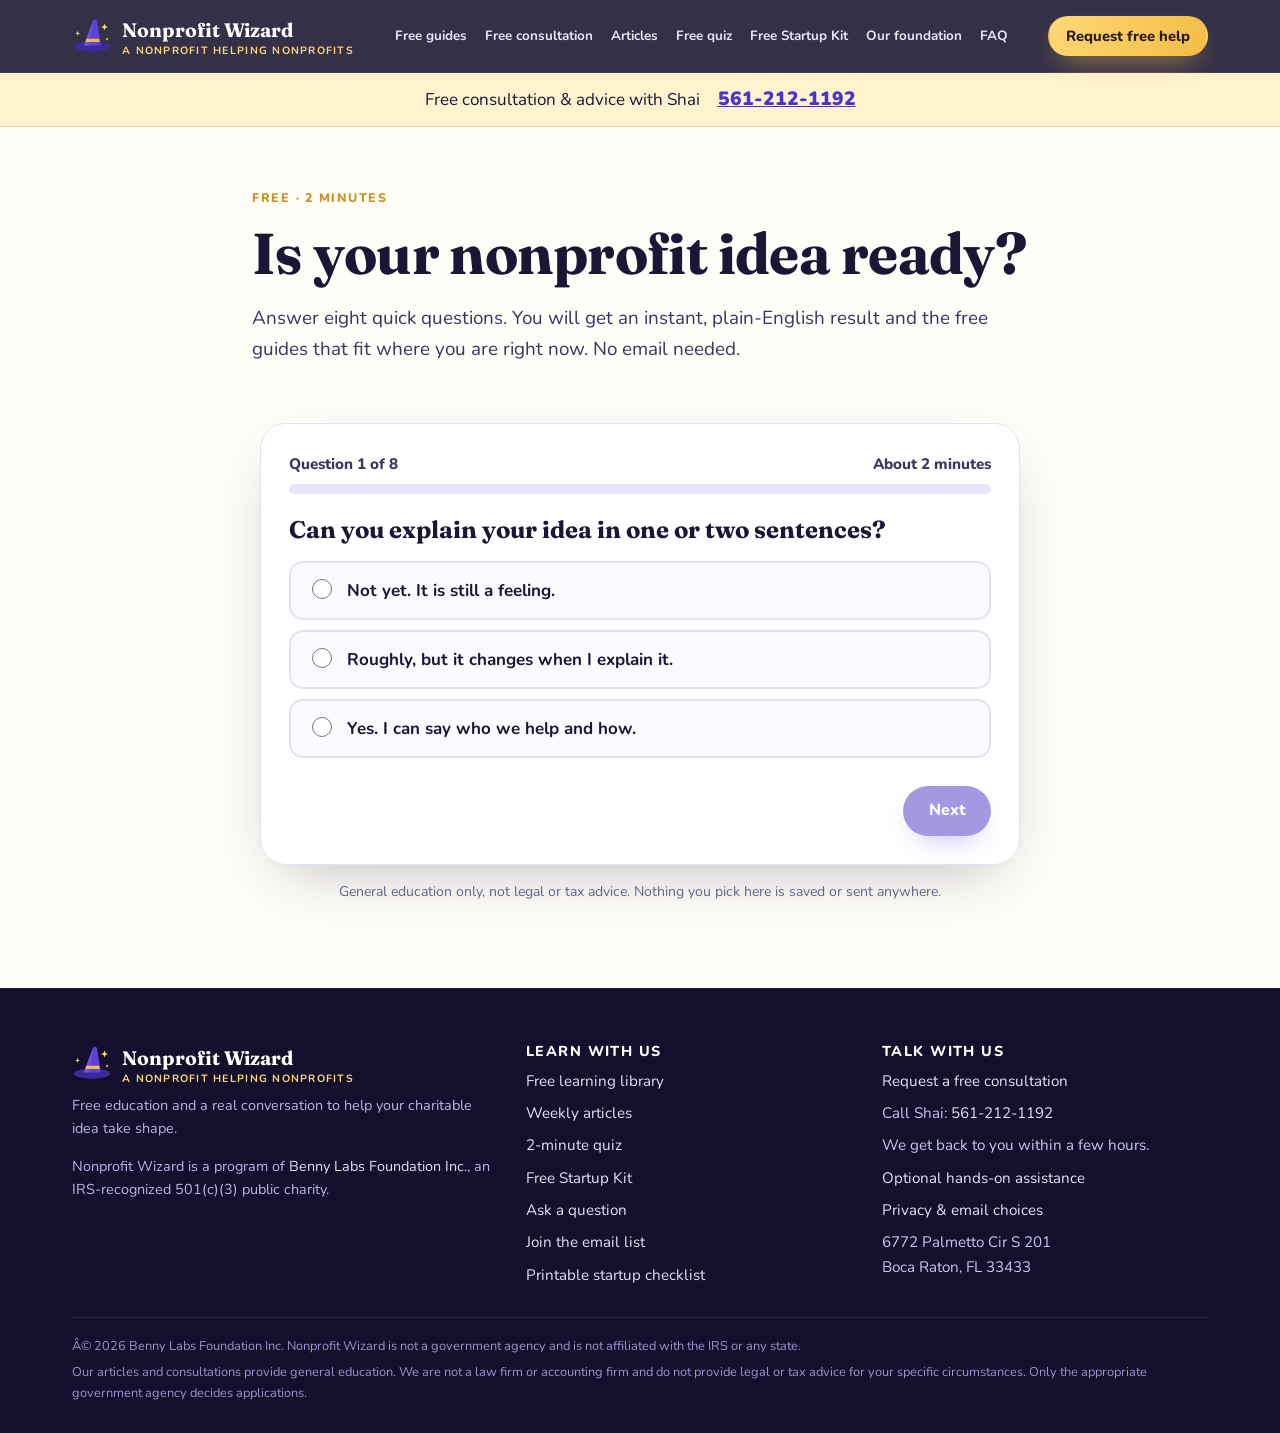
<file: quiz.html>
<!DOCTYPE html><html lang="en"><head>
<!-- Google tag (gtag.js) -->
<script async src="https://www.googletagmanager.com/gtag/js?id=AW-18523106729"></script>
<script>window.dataLayer = window.dataLayer || []; function gtag(){dataLayer.push(arguments);} gtag("js", new Date()); gtag("config", "AW-18523106729"); document.addEventListener("click", function (e) { var a = e.target.closest && e.target.closest("a"); if (a && a.protocol === "tel:") { if (window.nwTrack) { nwTrack("phone"); } else { gtag("event", "conversion", { send_to: "AW-18523106729/-k4ICPyFnKUdEKnbwIBF" }); } } });</script><script src="assets/track.js?v=20261028-engage"></script>
<meta charset="utf-8"><meta name="viewport" content="width=device-width,initial-scale=1"><title>Is Your Nonprofit Idea Ready? Free 2-Minute Quiz | Nonprofit Wizard</title><meta name="description" content="Answer eight quick questions and get an instant, plain-English result with the free nonprofit guides that fit where you are. No email needed."><link rel="canonical" href="https://nonprofitwizard.org/quiz.html"><meta property="og:type" content="website"><meta property="og:title" content="Is Your Nonprofit Idea Ready? Free 2-Minute Quiz"><meta property="og:description" content="Answer eight quick questions and get an instant, plain-English result with the free nonprofit guides that fit where you are. No email needed."><meta property="og:url" content="https://nonprofitwizard.org/quiz.html"><meta property="og:image" content="https://nonprofitwizard.org/assets/og.jpg"><meta property="og:site_name" content="Nonprofit Wizard"><meta name="twitter:card" content="summary_large_image"><meta name="twitter:title" content="Is Your Nonprofit Idea Ready? Free 2-Minute Quiz"><meta name="twitter:description" content="Answer eight quick questions and get an instant, plain-English result with the free nonprofit guides that fit where you are. No email needed."><meta name="twitter:image" content="https://nonprofitwizard.org/assets/og.jpg"><meta name="theme-color" content="#1d1646"><link rel="icon" href="assets/favicon.png"><link rel="apple-touch-icon" href="assets/apple-touch-icon.png"><link rel="preconnect" href="https://fonts.googleapis.com"><link rel="preconnect" href="https://fonts.gstatic.com" crossorigin><link href="https://fonts.googleapis.com/css2?family=Fraunces:opsz,wght@9..144,600;9..144,700&family=Nunito:wght@400;600;700;800;900&display=swap" rel="stylesheet"><link rel="stylesheet" href="assets/theme.css?v=20261021-features"><link rel="alternate" type="application/rss+xml" title="Nonprofit Wizard articles" href="feed.xml"><script type="application/ld+json">{"@context":"https://schema.org","@type":"WebPage","name":"Is Your Nonprofit Idea Ready? Free 2-Minute Quiz","url":"https://nonprofitwizard.org/quiz.html","inLanguage":"en","publisher":{"@type":"Organization","name":"Benny Labs Foundation Inc.","url":"https://bennylabs.org/"}}</script></head><body><a class="skip-link" href="#main">Skip to content</a><svg width="0" height="0" style="position:absolute" aria-hidden="true">
  <symbol id="ico-spark" viewBox="0 0 24 24"><path d="M12 0c.6 6.5 5.5 11.4 12 12-6.5.6-11.4 5.5-12 12-.6-6.5-5.5-11.4-12-12C6.5 11.4 11.4 6.5 12 0z"/></symbol>
  <symbol id="ico-hat" viewBox="0 0 64 64">
    <ellipse cx="32" cy="49" rx="29" ry="8" fill="#3b2a9a"/>
    <path d="M19 47 L33 9 Q36 3 40 8 L46 47 Z" fill="#6041d8"/>
    <path d="M19 47 L33 9 Q34 12 33 16 L26 47 Z" fill="#7b5ff0" opacity=".6"/>
    <path d="M21.5 41.5 L44.5 41.5 L43.6 36.5 L22.8 36.5 Z" fill="#f3bc45"/>
    <path d="M52 12l1.6 3.8 3.8 1.6-3.8 1.6L52 22.8l-1.6-3.8-3.8-1.6 3.8-1.6z" fill="#ffd875"/>
    <path d="M9 24l1.1 2.6 2.6 1.1-2.6 1.1L9 31.4l-1.1-2.6-2.6-1.1 2.6-1.1z" fill="#ffd875"/>
    <path d="M56 34l.8 1.9 1.9.8-1.9.8-.8 1.9-.8-1.9-1.9-.8 1.9-.8z" fill="#ffd875"/>
  </symbol>
  <symbol id="ico-check" viewBox="0 0 24 24"><path d="M12 2a10 10 0 1 0 0 20 10 10 0 0 0 0-20zm-1.2 14.4-4.2-4.2 1.7-1.7 2.5 2.5 5.9-5.9 1.7 1.7-7.6 7.6z"/></symbol>
  <symbol id="ico-arrow" viewBox="0 0 24 24"><path d="M13 5l7 7-7 7-1.4-1.4L16.2 13H4v-2h12.2l-4.6-4.6z"/></symbol>
  <symbol id="ico-mic" viewBox="0 0 24 24"><path d="M12 15a4 4 0 0 0 4-4V6a4 4 0 0 0-8 0v5a4 4 0 0 0 4 4zm6-4h2a8 8 0 0 1-7 7.9V22h-2v-3.1A8 8 0 0 1 4 11h2a6 6 0 0 0 12 0z"/></symbol>
  <symbol id="ico-send" viewBox="0 0 24 24"><path d="M2 21l21-9L2 3v7l15 2-15 2z"/></symbol>
  <symbol id="ico-wand" viewBox="0 0 24 24"><path d="M3 19.6 15.2 7.4l1.4 1.4L4.4 21zm13-14.6 1-2 1 2 2 1-2 1-1 2-1-2-2-1zM19 11l.7-1.4L21 9l-1.3-.6L19 7l-.7 1.4L17 9l1.3.6zM7 3l.8 1.7L9.5 5.5l-1.7.8L7 8l-.8-1.7L4.5 5.5l1.7-.8z"/></symbol>
  <symbol id="ico-star" viewBox="0 0 24 24"><path d="M12 2l2.9 6.6 7.1.7-5.4 4.8 1.6 7L12 17.4 5.8 21.1l1.6-7L2 9.3l7.1-.7z"/></symbol>
  <symbol id="ico-up" viewBox="0 0 24 24"><path d="M12 5l7 7-1.4 1.4L13 8.8V20h-2V8.8l-4.6 4.6L5 12z"/></symbol>
  <symbol id="ico-phone" viewBox="0 0 24 24"><path d="M6.6 10.8a15 15 0 0 0 6.6 6.6l2.2-2.2a1 1 0 0 1 1-.25 11.4 11.4 0 0 0 3.6.6 1 1 0 0 1 1 1V20a1 1 0 0 1-1 1A17 17 0 0 1 3 4a1 1 0 0 1 1-1h3.5a1 1 0 0 1 1 1c0 1.25.2 2.45.6 3.6a1 1 0 0 1-.25 1z"/></symbol>
  <symbol id="ico-shield" viewBox="0 0 24 24"><path d="M12 2l8 3v6c0 5-3.4 9.7-8 11-4.6-1.3-8-6-8-11V5zm-1.2 13.4 5.6-5.6-1.4-1.4-4.2 4.2-2-2-1.4 1.4z"/></symbol>
  <symbol id="ico-heart" viewBox="0 0 24 24"><path d="M12 21s-7.5-4.6-9.5-9A5.4 5.4 0 0 1 12 6.3 5.4 5.4 0 0 1 21.5 12c-2 4.4-9.5 9-9.5 9z"/></symbol>
  <symbol id="ico-grant" viewBox="0 0 24 24"><path d="M4 4h10l6 6v10H4zm9 1.5V11h5.5zM7 13h10v2H7zm0 4h7v2H7z"/></symbol>
  <symbol id="ico-tax" viewBox="0 0 24 24"><path d="M12 2 2 7v2h20V7zM4 10v8H2v2h20v-2h-2v-8h-2v8h-3v-8h-2v8h-2v-8H9v8H6v-8z"/></symbol>
  <symbol id="ico-mail" viewBox="0 0 24 24"><path d="M2 5h20v14H2zm2 2v.5l8 5 8-5V7zm16 3-8 5-8-5v7h16z"/></symbol>
  <symbol id="ico-info" viewBox="0 0 24 24"><path d="M12 2a10 10 0 1 0 0 20 10 10 0 0 0 0-20zm1 15h-2v-6h2zm0-8h-2V7h2z"/></symbol>
  <symbol id="ico-cart" viewBox="0 0 24 24"><path d="M4 5h2l2.6 9h9.3l2.1-6H7.6l-.6-2H4zm4 12a2 2 0 1 0 0 4 2 2 0 0 0 0-4zm9 0a2 2 0 1 0 0 4 2 2 0 0 0 0-4z"/></symbol>
  <symbol id="ico-badge" viewBox="0 0 24 24"><path d="M12 2l2.4 2.6 3.5-.4 1 3.4 3.1 1.6-1.4 3.2 1.4 3.2-3.1 1.6-1 3.4-3.5-.4L12 22l-2.4-2.6-3.5.4-1-3.4L2 14.8l1.4-3.2L2 8.4l3.1-1.6 1-3.4 3.5.4zm-1.2 13.4 5.6-5.6-1.4-1.4-4.2 4.2-2-2-1.4 1.4z"/></symbol>
</svg>
<header class="nav" id="top"><div class="wrap"><a class="brand" href="index.html" aria-label="Nonprofit Wizard home"><svg aria-hidden="true"><use href="#ico-hat"/></svg><span>Nonprofit Wizard<small>A nonprofit helping nonprofits</small></span></a><nav class="navlinks" id="navlinks" aria-label="Main navigation">
<a href="index.html#learn">Free guides</a><a href="index.html#how-it-works">Free consultation</a><a href="articles.html">Articles</a><a href="quiz.html">Free quiz</a><a href="startup-kit.html">Free Startup Kit</a><a href="index.html#about">Our foundation</a><a href="index.html#faq">FAQ</a></nav>
<div class="navcta"><a class="btn btn-gold btn-sm" href="index.html#contact">Request free help</a><button class="burger" id="burger" aria-label="Open menu" aria-expanded="false" aria-controls="navlinks">&#9776;</button></div></div></header><div class="consultation-bar"><div class="wrap"><span>Free consultation &amp; advice with Shai</span><a href="tel:+15612121192">561-212-1192</a></div></div><main id="main"><section class="nw-hero"><div class="wrap" style="max-width:820px"><span class="eyebrow">Free &middot; 2 minutes</span><h1>Is your nonprofit idea ready?</h1><p class="lede">Answer eight quick questions. You will get an instant, plain-English result and the free guides that fit where you are right now. No email needed.</p></div></section>
<section style="padding:0 0 70px"><div class="wrap"><div class="nw-quizbox" id="nw-quiz"><div class="q-top"><span data-q-count>Question 1 of 8</span><span>About 2 minutes</span></div><div class="q-bar" role="progressbar" aria-label="Quiz progress" aria-valuemin="0" aria-valuemax="8" aria-valuenow="0"><i data-q-bar></i></div><div data-q-body></div><noscript><p>This quiz needs JavaScript. You can read our <a href="nonprofit-roadmap.html">step-by-step roadmap</a> instead.</p></noscript></div>
<p class="nw-fine" style="text-align:center;margin-top:16px">General education only, not legal or tax advice. Nothing you pick here is saved or sent anywhere.</p></div></section><script src="assets/quiz.js?v=20261028-engage" defer></script></main><footer><div class="wrap"><div class="footgrid"><div><a class="brand" href="index.html" aria-label="Nonprofit Wizard home"><svg aria-hidden="true"><use href="#ico-hat"/></svg><span>Nonprofit Wizard<small>A nonprofit helping nonprofits</small></span></a><p>Free education and a real conversation to help your charitable idea take shape.</p><p>Nonprofit Wizard is a program of <a href="https://bennylabs.org/">Benny Labs Foundation Inc.</a>, an IRS-recognized 501(c)(3) public charity.</p></div><div><h4>Learn with us</h4><ul><li><a href="index.html#learn">Free learning library</a></li><li><a href="articles.html">Weekly articles</a></li><li><a href="quiz.html">2-minute quiz</a></li><li><a href="startup-kit.html">Free Startup Kit</a></li><li><a href="index.html#ask-a-question">Ask a question</a></li><li><a href="index.html#subscribe">Join the email list</a></li><li><a href="startup-checklist.html">Printable startup checklist</a></li></ul></div><div><h4>Talk with us</h4><ul><li><a href="index.html#contact">Request a free consultation</a></li><li>Call Shai: <a href="tel:+15612121192">561-212-1192</a></li><li>We get back to you within a few hours.</li><li><a href="index.html#programs">Optional hands-on assistance</a></li><li><a href="privacy.html">Privacy &amp; email choices</a></li><li>6772 Palmetto Cir S 201<br>Boca Raton, FL 33433</li></ul></div></div><div class="footlegal"><span>Â© 2026 Benny Labs Foundation Inc. Nonprofit Wizard is not a government agency and is not affiliated with the IRS or any state.</span><span>Our articles and consultations provide general education. We are not a law firm or accounting firm and do not provide legal or tax advice for your specific circumstances. Only the appropriate government agency decides applications.</span></div></div></footer><button class="totop" id="totop" aria-label="Back to top"><svg aria-hidden="true"><use href="#ico-up"/></svg></button><script src="assets/site.js" defer></script><script src="assets/features.js?v=20261021-features" defer></script></body></html>
</file>
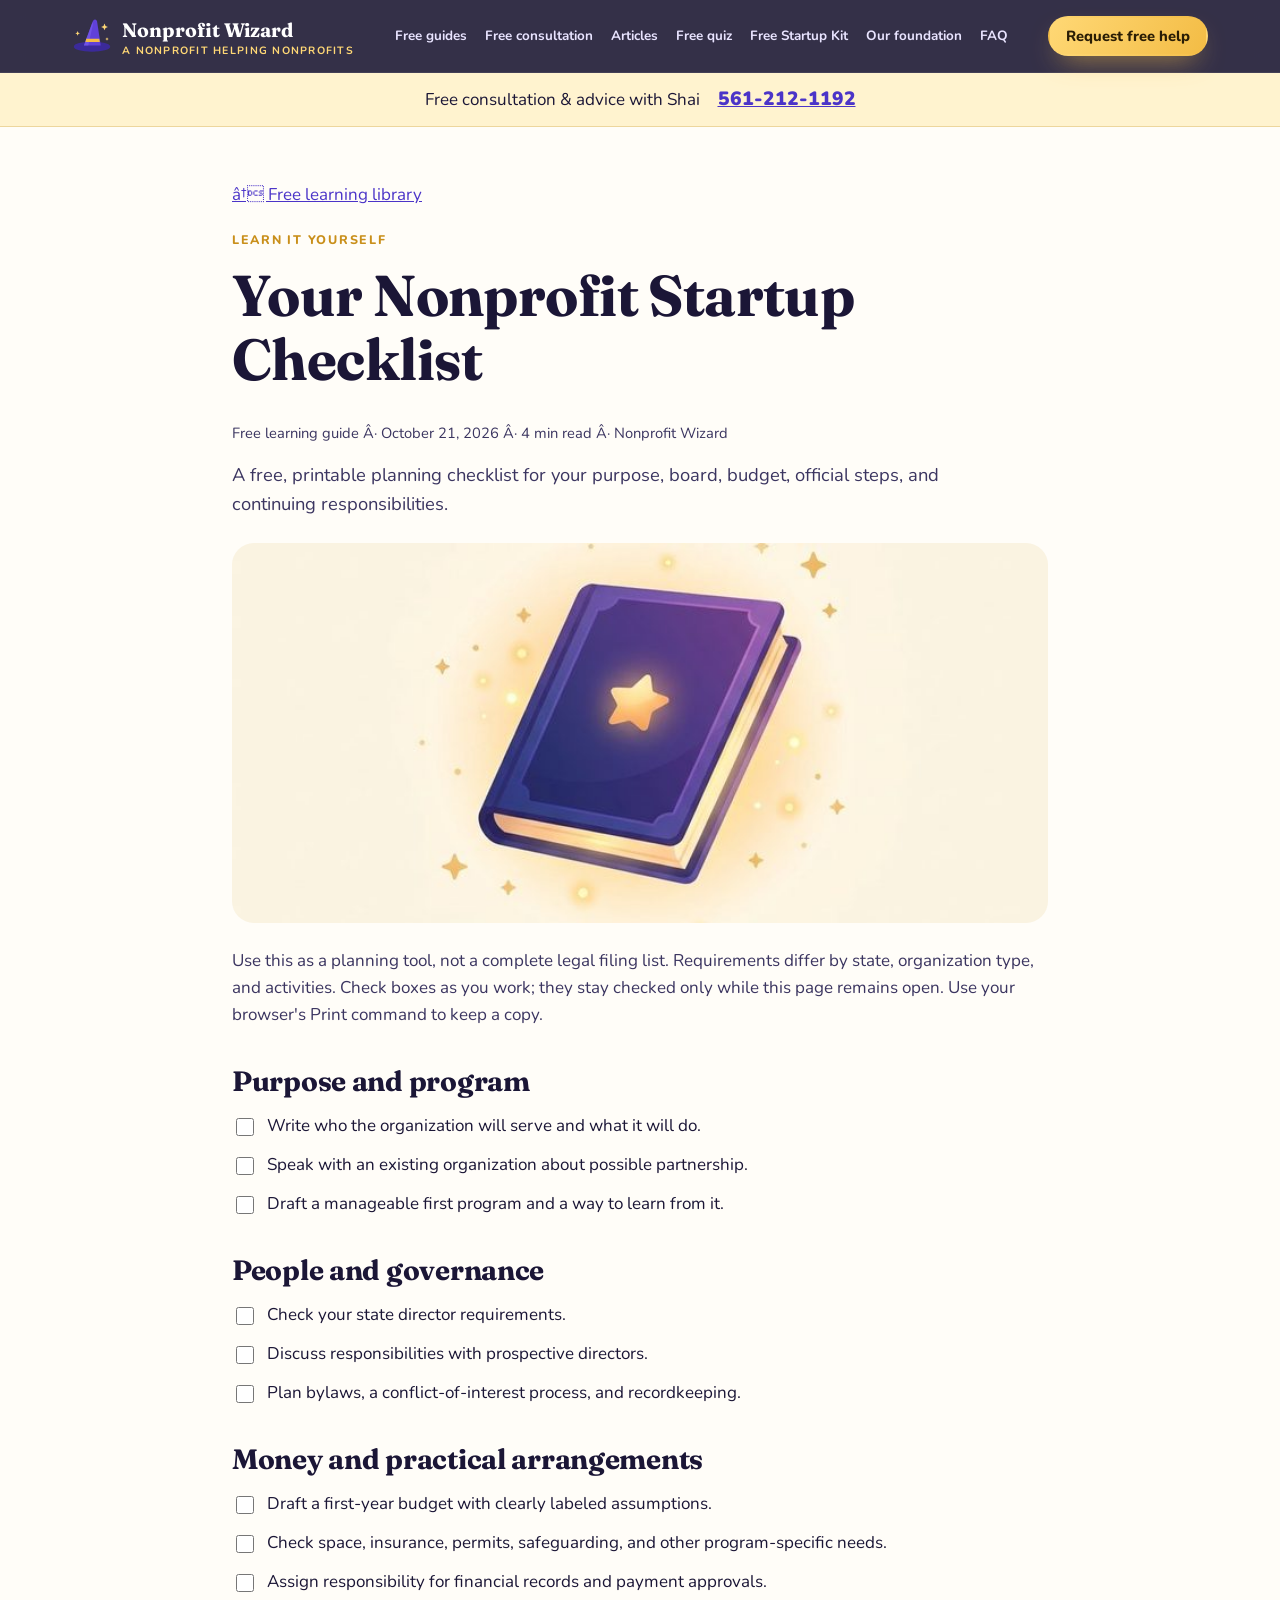
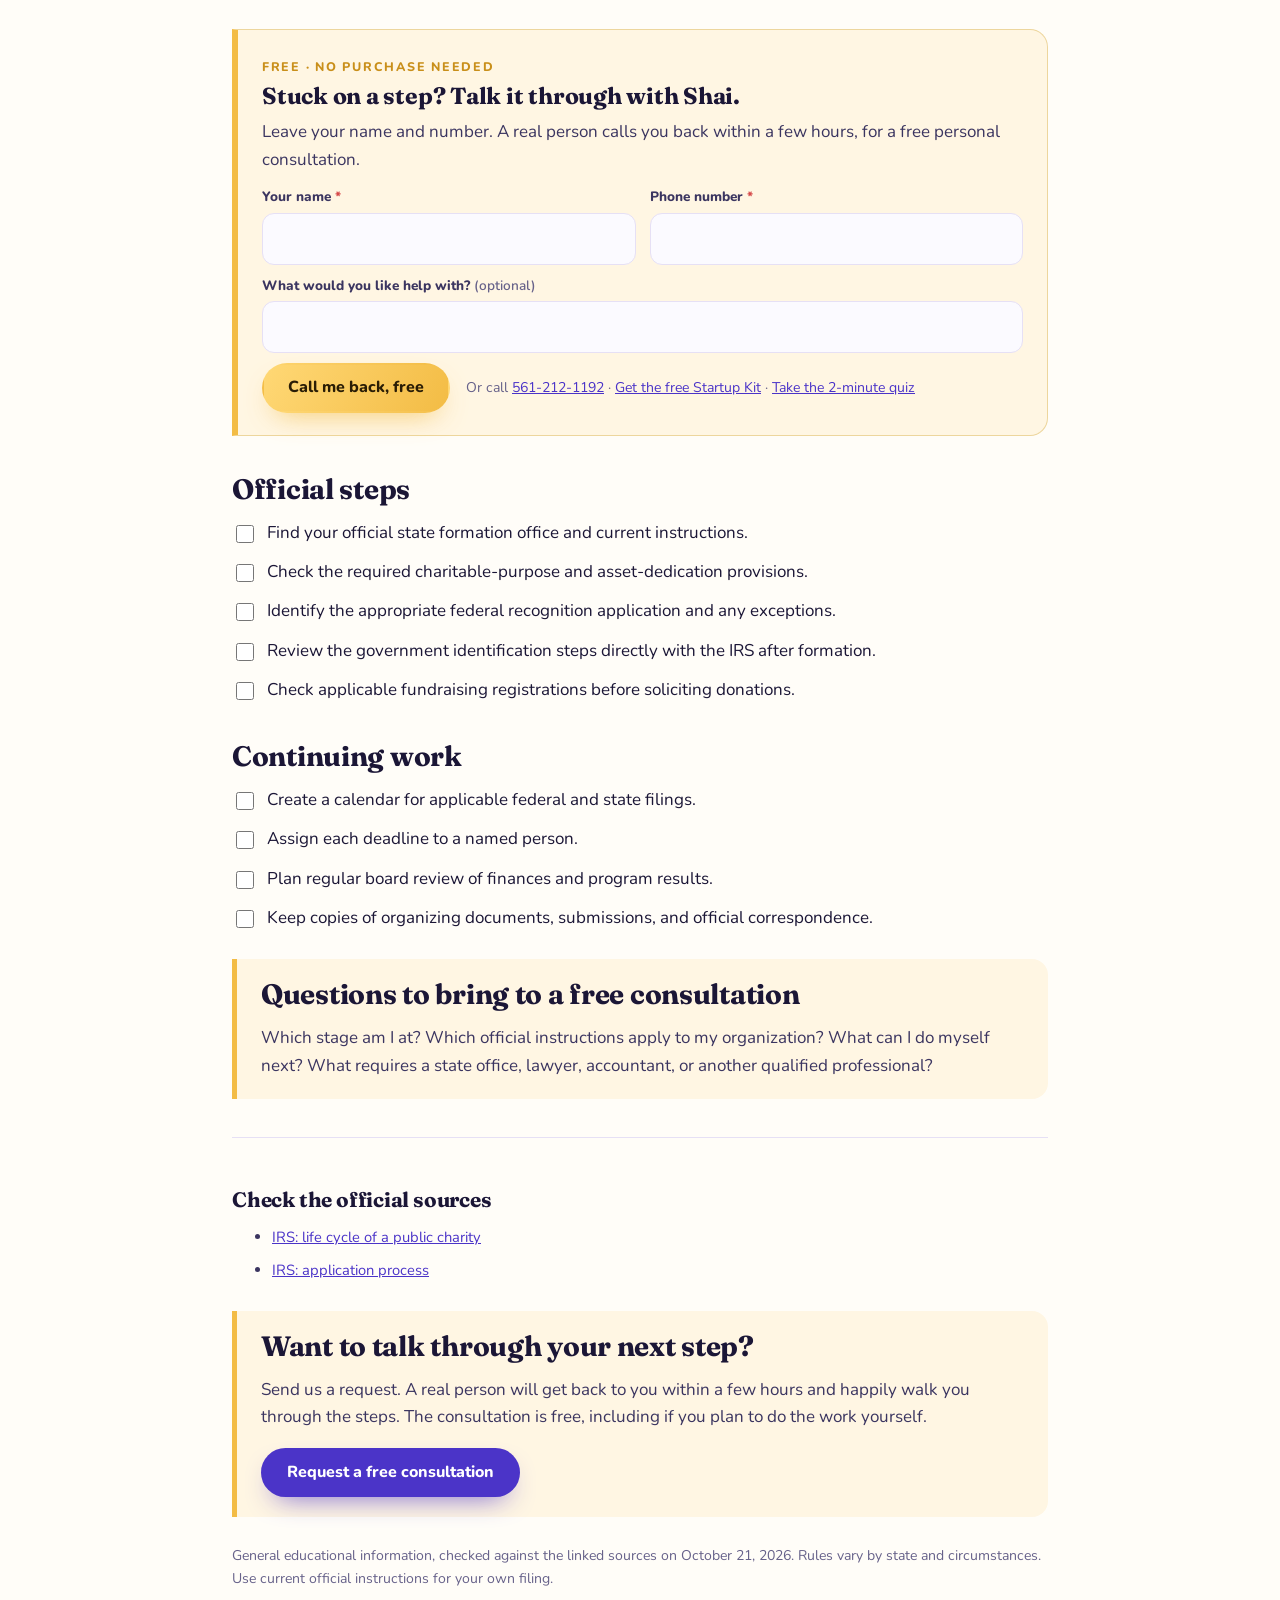
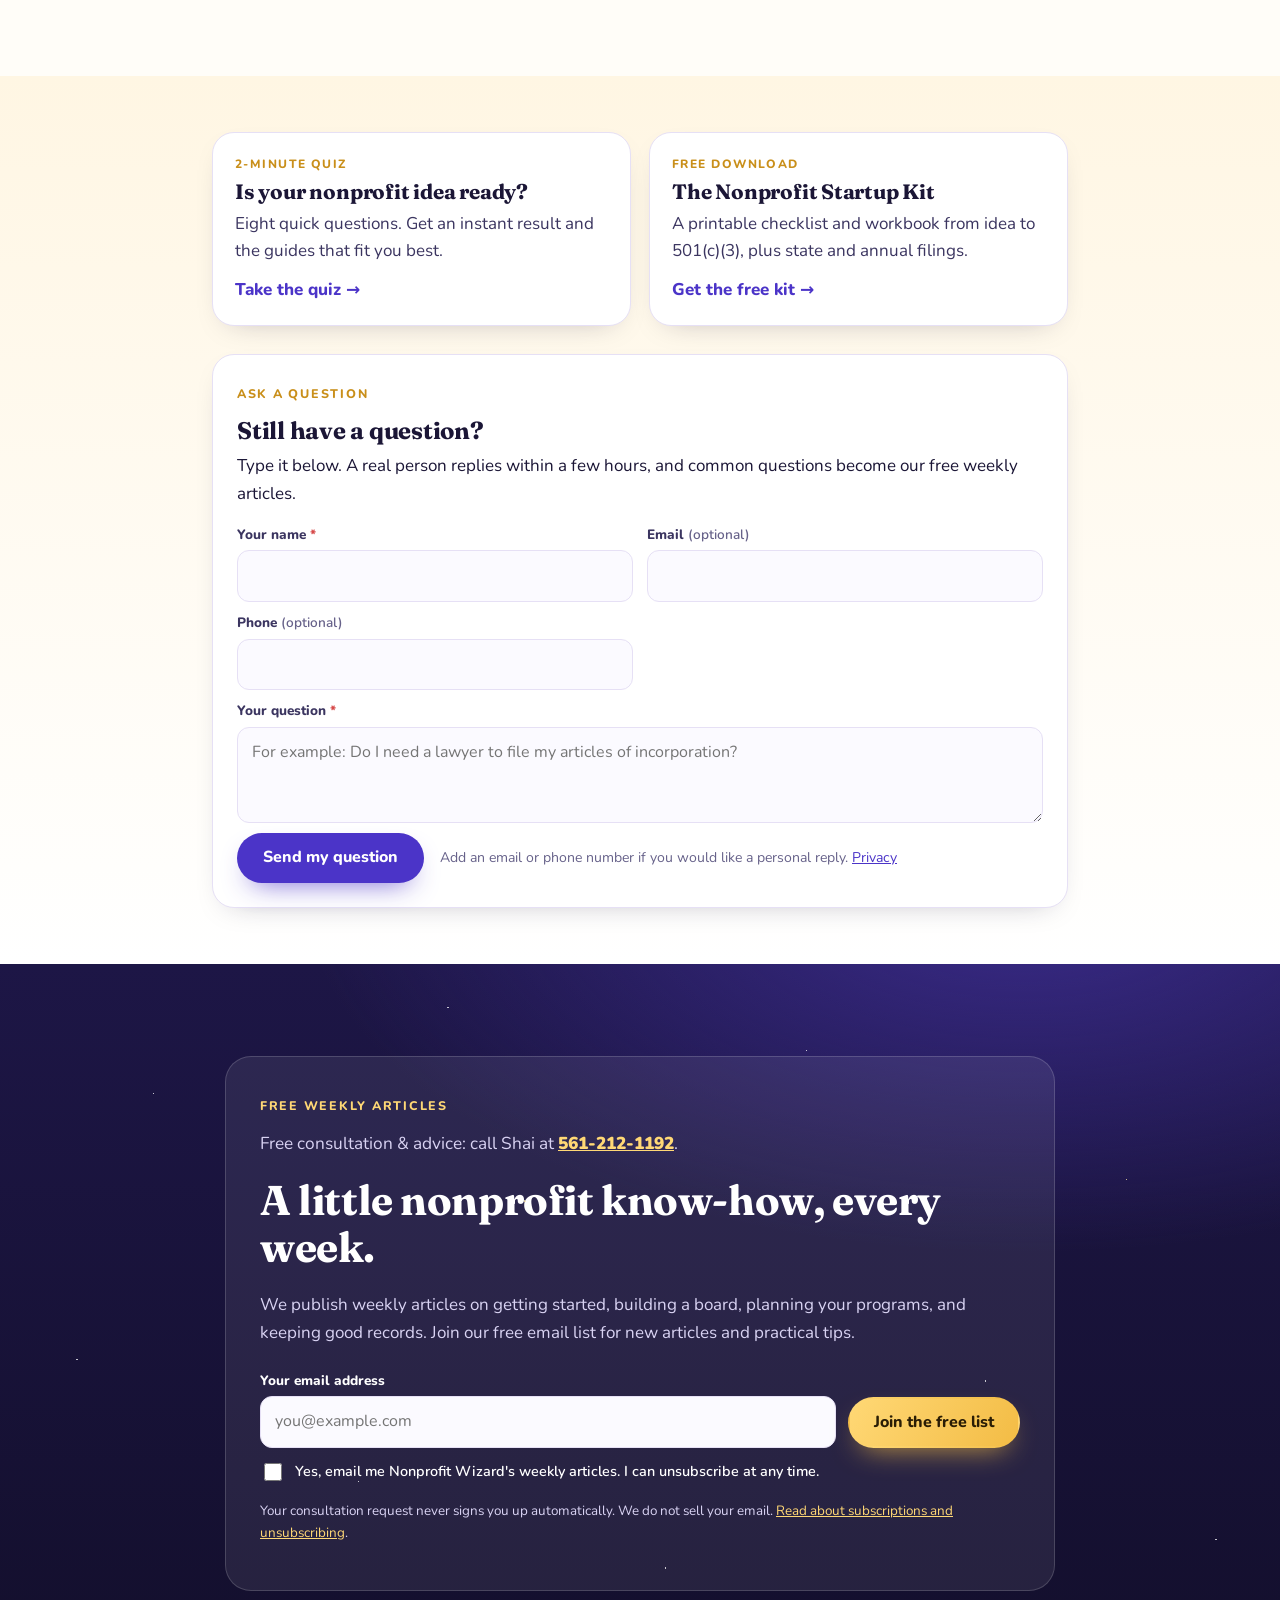
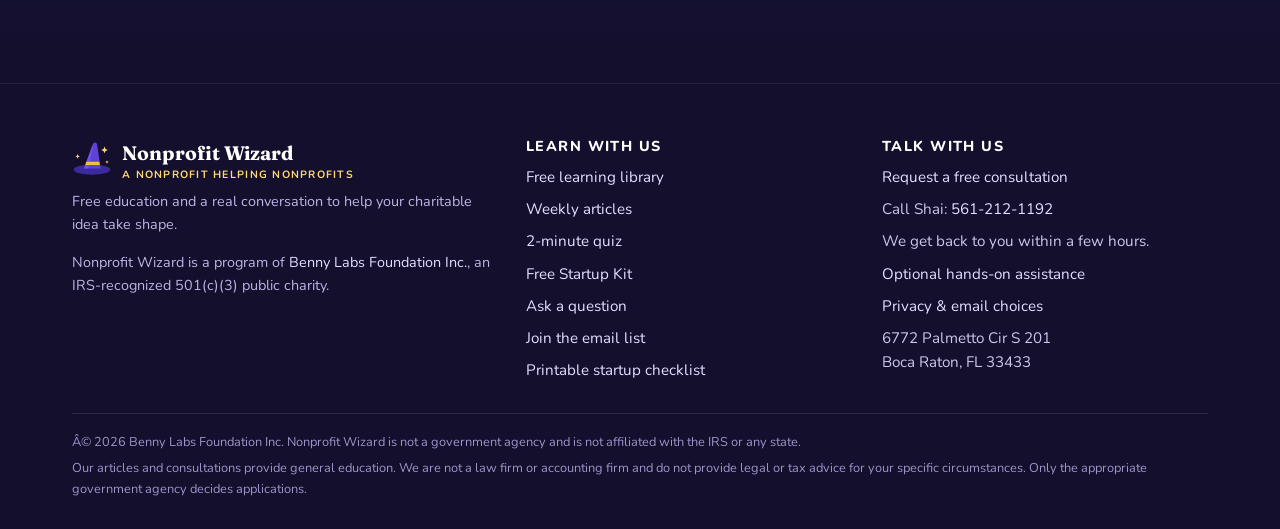
<file: startup-checklist.html>
<!DOCTYPE html><html lang="en"><head>
<!-- Google tag (gtag.js) -->
<script async src="https://www.googletagmanager.com/gtag/js?id=AW-18523106729"></script>
<script>window.dataLayer = window.dataLayer || []; function gtag(){dataLayer.push(arguments);} gtag("js", new Date()); gtag("config", "AW-18523106729"); document.addEventListener("click", function (e) { var a = e.target.closest && e.target.closest("a"); if (a && a.protocol === "tel:") { if (window.nwTrack) { nwTrack("phone"); } else { gtag("event", "conversion", { send_to: "AW-18523106729/-k4ICPyFnKUdEKnbwIBF" }); } } });</script><script src="assets/track.js?v=20261028-engage"></script>
<meta charset="utf-8"><meta name="viewport" content="width=device-width,initial-scale=1"><title>Your Nonprofit Startup Checklist | Nonprofit Wizard</title><meta name="description" content="A free, printable planning checklist for your purpose, board, budget, official steps, and continuing responsibilities."><link rel="canonical" href="https://nonprofitwizard.org/startup-checklist.html"><meta property="og:type" content="article"><meta property="og:title" content="Your Nonprofit Startup Checklist"><meta property="og:description" content="A free, printable planning checklist for your purpose, board, budget, official steps, and continuing responsibilities."><meta property="og:url" content="https://nonprofitwizard.org/startup-checklist.html"><meta property="og:image" content="https://nonprofitwizard.org/assets/short-form.jpg"><meta property="og:site_name" content="Nonprofit Wizard"><meta name="twitter:card" content="summary_large_image"><meta name="twitter:title" content="Your Nonprofit Startup Checklist"><meta name="twitter:description" content="A free, printable planning checklist for your purpose, board, budget, official steps, and continuing responsibilities."><meta name="twitter:image" content="https://nonprofitwizard.org/assets/short-form.jpg"><meta name="theme-color" content="#1d1646"><link rel="icon" href="assets/favicon.png"><link rel="apple-touch-icon" href="assets/apple-touch-icon.png"><link rel="preconnect" href="https://fonts.googleapis.com"><link rel="preconnect" href="https://fonts.gstatic.com" crossorigin><link href="https://fonts.googleapis.com/css2?family=Fraunces:opsz,wght@9..144,600;9..144,700&family=Nunito:wght@400;600;700;800;900&display=swap" rel="stylesheet"><link rel="stylesheet" href="assets/theme.css?v=20261021-features"><link rel="alternate" type="application/rss+xml" title="Nonprofit Wizard articles" href="feed.xml"><script type="application/ld+json">{"@context": "https://schema.org", "@type": "Article", "headline": "Your Nonprofit Startup Checklist", "description": "A free, printable planning checklist for your purpose, board, budget, official steps, and continuing responsibilities.", "url": "https://nonprofitwizard.org/startup-checklist.html", "inLanguage": "en", "publisher": {"@type": "Organization", "name": "Benny Labs Foundation Inc.", "url": "https://bennylabs.org/"}, "datePublished": "2026-10-21", "dateModified": "2026-10-21", "author": {"@type": "Organization", "name": "Nonprofit Wizard"}, "image": "https://nonprofitwizard.org/assets/short-form.jpg"}</script></head><body><a class="skip-link" href="#main">Skip to content</a><svg width="0" height="0" style="position:absolute" aria-hidden="true">
  <symbol id="ico-spark" viewBox="0 0 24 24"><path d="M12 0c.6 6.5 5.5 11.4 12 12-6.5.6-11.4 5.5-12 12-.6-6.5-5.5-11.4-12-12C6.5 11.4 11.4 6.5 12 0z"/></symbol>
  <symbol id="ico-hat" viewBox="0 0 64 64">
    <ellipse cx="32" cy="49" rx="29" ry="8" fill="#3b2a9a"/>
    <path d="M19 47 L33 9 Q36 3 40 8 L46 47 Z" fill="#6041d8"/>
    <path d="M19 47 L33 9 Q34 12 33 16 L26 47 Z" fill="#7b5ff0" opacity=".6"/>
    <path d="M21.5 41.5 L44.5 41.5 L43.6 36.5 L22.8 36.5 Z" fill="#f3bc45"/>
    <path d="M52 12l1.6 3.8 3.8 1.6-3.8 1.6L52 22.8l-1.6-3.8-3.8-1.6 3.8-1.6z" fill="#ffd875"/>
    <path d="M9 24l1.1 2.6 2.6 1.1-2.6 1.1L9 31.4l-1.1-2.6-2.6-1.1 2.6-1.1z" fill="#ffd875"/>
    <path d="M56 34l.8 1.9 1.9.8-1.9.8-.8 1.9-.8-1.9-1.9-.8 1.9-.8z" fill="#ffd875"/>
  </symbol>
  <symbol id="ico-check" viewBox="0 0 24 24"><path d="M12 2a10 10 0 1 0 0 20 10 10 0 0 0 0-20zm-1.2 14.4-4.2-4.2 1.7-1.7 2.5 2.5 5.9-5.9 1.7 1.7-7.6 7.6z"/></symbol>
  <symbol id="ico-arrow" viewBox="0 0 24 24"><path d="M13 5l7 7-7 7-1.4-1.4L16.2 13H4v-2h12.2l-4.6-4.6z"/></symbol>
  <symbol id="ico-mic" viewBox="0 0 24 24"><path d="M12 15a4 4 0 0 0 4-4V6a4 4 0 0 0-8 0v5a4 4 0 0 0 4 4zm6-4h2a8 8 0 0 1-7 7.9V22h-2v-3.1A8 8 0 0 1 4 11h2a6 6 0 0 0 12 0z"/></symbol>
  <symbol id="ico-send" viewBox="0 0 24 24"><path d="M2 21l21-9L2 3v7l15 2-15 2z"/></symbol>
  <symbol id="ico-wand" viewBox="0 0 24 24"><path d="M3 19.6 15.2 7.4l1.4 1.4L4.4 21zm13-14.6 1-2 1 2 2 1-2 1-1 2-1-2-2-1zM19 11l.7-1.4L21 9l-1.3-.6L19 7l-.7 1.4L17 9l1.3.6zM7 3l.8 1.7L9.5 5.5l-1.7.8L7 8l-.8-1.7L4.5 5.5l1.7-.8z"/></symbol>
  <symbol id="ico-star" viewBox="0 0 24 24"><path d="M12 2l2.9 6.6 7.1.7-5.4 4.8 1.6 7L12 17.4 5.8 21.1l1.6-7L2 9.3l7.1-.7z"/></symbol>
  <symbol id="ico-up" viewBox="0 0 24 24"><path d="M12 5l7 7-1.4 1.4L13 8.8V20h-2V8.8l-4.6 4.6L5 12z"/></symbol>
  <symbol id="ico-phone" viewBox="0 0 24 24"><path d="M6.6 10.8a15 15 0 0 0 6.6 6.6l2.2-2.2a1 1 0 0 1 1-.25 11.4 11.4 0 0 0 3.6.6 1 1 0 0 1 1 1V20a1 1 0 0 1-1 1A17 17 0 0 1 3 4a1 1 0 0 1 1-1h3.5a1 1 0 0 1 1 1c0 1.25.2 2.45.6 3.6a1 1 0 0 1-.25 1z"/></symbol>
  <symbol id="ico-shield" viewBox="0 0 24 24"><path d="M12 2l8 3v6c0 5-3.4 9.7-8 11-4.6-1.3-8-6-8-11V5zm-1.2 13.4 5.6-5.6-1.4-1.4-4.2 4.2-2-2-1.4 1.4z"/></symbol>
  <symbol id="ico-heart" viewBox="0 0 24 24"><path d="M12 21s-7.5-4.6-9.5-9A5.4 5.4 0 0 1 12 6.3 5.4 5.4 0 0 1 21.5 12c-2 4.4-9.5 9-9.5 9z"/></symbol>
  <symbol id="ico-grant" viewBox="0 0 24 24"><path d="M4 4h10l6 6v10H4zm9 1.5V11h5.5zM7 13h10v2H7zm0 4h7v2H7z"/></symbol>
  <symbol id="ico-tax" viewBox="0 0 24 24"><path d="M12 2 2 7v2h20V7zM4 10v8H2v2h20v-2h-2v-8h-2v8h-3v-8h-2v8h-2v-8H9v8H6v-8z"/></symbol>
  <symbol id="ico-mail" viewBox="0 0 24 24"><path d="M2 5h20v14H2zm2 2v.5l8 5 8-5V7zm16 3-8 5-8-5v7h16z"/></symbol>
  <symbol id="ico-info" viewBox="0 0 24 24"><path d="M12 2a10 10 0 1 0 0 20 10 10 0 0 0 0-20zm1 15h-2v-6h2zm0-8h-2V7h2z"/></symbol>
  <symbol id="ico-cart" viewBox="0 0 24 24"><path d="M4 5h2l2.6 9h9.3l2.1-6H7.6l-.6-2H4zm4 12a2 2 0 1 0 0 4 2 2 0 0 0 0-4zm9 0a2 2 0 1 0 0 4 2 2 0 0 0 0-4z"/></symbol>
  <symbol id="ico-badge" viewBox="0 0 24 24"><path d="M12 2l2.4 2.6 3.5-.4 1 3.4 3.1 1.6-1.4 3.2 1.4 3.2-3.1 1.6-1 3.4-3.5-.4L12 22l-2.4-2.6-3.5.4-1-3.4L2 14.8l1.4-3.2L2 8.4l3.1-1.6 1-3.4 3.5.4zm-1.2 13.4 5.6-5.6-1.4-1.4-4.2 4.2-2-2-1.4 1.4z"/></symbol>
</svg>
<header class="nav" id="top"><div class="wrap"><a class="brand" href="index.html" aria-label="Nonprofit Wizard home"><svg aria-hidden="true"><use href="#ico-hat"/></svg><span>Nonprofit Wizard<small>A nonprofit helping nonprofits</small></span></a><nav class="navlinks" id="navlinks" aria-label="Main navigation">
<a href="index.html#learn">Free guides</a><a href="index.html#how-it-works">Free consultation</a><a href="articles.html">Articles</a><a href="quiz.html">Free quiz</a><a href="startup-kit.html">Free Startup Kit</a><a href="index.html#about">Our foundation</a><a href="index.html#faq">FAQ</a></nav>
<div class="navcta"><a class="btn btn-gold btn-sm" href="index.html#contact">Request free help</a><button class="burger" id="burger" aria-label="Open menu" aria-expanded="false" aria-controls="navlinks">&#9776;</button></div></div></header><div class="consultation-bar"><div class="wrap"><span>Free consultation &amp; advice with Shai</span><a href="tel:+15612121192">561-212-1192</a></div></div><main id="main"><article class="article-layout"><p><a href="index.html#learn">â† Free learning library</a></p><span class="eyebrow">Learn it yourself</span><h1>Your Nonprofit Startup Checklist</h1><p class="article-meta">Free learning guide Â· October 21, 2026 Â· 4 min read Â· Nonprofit Wizard</p><p class="lede">A free, printable planning checklist for your purpose, board, budget, official steps, and continuing responsibilities.</p><img class="article-image" src="assets/short-form.jpg" alt="" width="1100" height="620"><p>Use this as a planning tool, not a complete legal filing list. Requirements differ by state, organization type, and activities. Check boxes as you work; they stay checked only while this page remains open. Use your browser's Print command to keep a copy.</p><div class="checklist"><h2>Purpose and program</h2><label><input type="checkbox"><span>Write who the organization will serve and what it will do.</span></label><label><input type="checkbox"><span>Speak with an existing organization about possible partnership.</span></label><label><input type="checkbox"><span>Draft a manageable first program and a way to learn from it.</span></label><h2>People and governance</h2><label><input type="checkbox"><span>Check your state director requirements.</span></label><label><input type="checkbox"><span>Discuss responsibilities with prospective directors.</span></label><label><input type="checkbox"><span>Plan bylaws, a conflict-of-interest process, and recordkeeping.</span></label><h2>Money and practical arrangements</h2><label><input type="checkbox"><span>Draft a first-year budget with clearly labeled assumptions.</span></label><label><input type="checkbox"><span>Check space, insurance, permits, safeguarding, and other program-specific needs.</span></label><label><input type="checkbox"><span>Assign responsibility for financial records and payment approvals.</span></label><!--nw:mid--><aside class="nw-box" aria-labelledby="nw-mid-h"><span class="eyebrow">Free &middot; no purchase needed</span><h2 id="nw-mid-h">Stuck on a step? Talk it through with Shai.</h2>
<p>Leave your name and number. A real person calls you back within a few hours, for a free personal consultation.</p>
<form class="nw-form" data-nw-form="consult">
<div class="f"><label for="nw-mid-name">Your name <span class="req">*</span></label><input id="nw-mid-name" name="full_name" type="text" required maxlength="160" autocomplete="name"></div>
<div class="f"><label for="nw-mid-phone">Phone number <span class="req">*</span></label><input id="nw-mid-phone" name="phone" type="tel" required maxlength="40" autocomplete="tel"></div>
<div class="f full"><label for="nw-mid-notes">What would you like help with? <span class="opt">(optional)</span></label><input id="nw-mid-notes" name="notes" type="text" maxlength="500"></div>
<div class="nw-honey" aria-hidden="true"><label>Leave this empty<input name="website" tabindex="-1" autocomplete="off"></label></div>
<div class="acts"><button class="btn btn-gold" type="submit">Call me back, free</button><span class="nw-fine">Or call <a href="tel:+15612121192">561-212-1192</a> &middot; <a href="startup-kit.html">Get the free Startup Kit</a> &middot; <a href="quiz.html">Take the 2-minute quiz</a></span></div>
<div class="nw-msg" role="status" aria-live="polite" hidden></div>
</form></aside><!--/nw:mid--><h2>Official steps</h2><label><input type="checkbox"><span>Find your official state formation office and current instructions.</span></label><label><input type="checkbox"><span>Check the required charitable-purpose and asset-dedication provisions.</span></label><label><input type="checkbox"><span>Identify the appropriate federal recognition application and any exceptions.</span></label><label><input type="checkbox"><span>Review the government identification steps directly with the IRS after formation.</span></label><label><input type="checkbox"><span>Check applicable fundraising registrations before soliciting donations.</span></label><h2>Continuing work</h2><label><input type="checkbox"><span>Create a calendar for applicable federal and state filings.</span></label><label><input type="checkbox"><span>Assign each deadline to a named person.</span></label><label><input type="checkbox"><span>Plan regular board review of finances and program results.</span></label><label><input type="checkbox"><span>Keep copies of organizing documents, submissions, and official correspondence.</span></label></div><div class="callout"><h2 style="margin-top:0">Questions to bring to a free consultation</h2><p>Which stage am I at? Which official instructions apply to my organization? What can I do myself next? What requires a state office, lawyer, accountant, or another qualified professional?</p></div><aside class="sources"><h2>Check the official sources</h2><ul><li><a href="https://www.irs.gov/charities-non-profits/charitable-organizations/life-cycle-of-a-public-charity">IRS: life cycle of a public charity</a></li><li><a href="https://www.irs.gov/charities-non-profits/application-process">IRS: application process</a></li></ul></aside><div class="callout article-cta"><h2 style="margin-top:0">Want to talk through your next step?</h2><p>Send us a request. A real person will get back to you within a few hours and happily walk you through the steps. The consultation is free, including if you plan to do the work yourself.</p><a class="btn btn-royal" href="index.html#contact">Request a free consultation</a></div><p class="reading-note">General educational information, checked against the linked sources on October 21, 2026. Rules vary by state and circumstances. Use current official instructions for your own filing.</p></article><!--nw:after--><section class="nw-after" aria-label="More free help"><div class="wrap"><div class="nw-teasers">
<a class="nw-teaser" href="quiz.html"><span class="tag">2-minute quiz</span><h3>Is your nonprofit idea ready?</h3><p>Eight quick questions. Get an instant result and the guides that fit you best.</p><span class="go">Take the quiz &rarr;</span></a>
<a class="nw-teaser" href="startup-kit.html"><span class="tag">Free download</span><h3>The Nonprofit Startup Kit</h3><p>A printable checklist and workbook from idea to 501(c)(3), plus state and annual filings.</p><span class="go">Get the free kit &rarr;</span></a>
</div><div class="nw-ask" id="nwa-box">
<span class="eyebrow">Ask a question</span>
<h2>Still have a question?</h2>
<p>Type it below. A real person replies within a few hours, and common questions become our free weekly articles.</p>
<form class="nw-form" data-nw-form="question" aria-describedby="nwa-fine">
<div class="f"><label for="nwa-name">Your name <span class="req">*</span></label><input id="nwa-name" name="full_name" type="text" required maxlength="160" autocomplete="name"></div>
<div class="f"><label for="nwa-email">Email <span class="opt">(optional)</span></label><input id="nwa-email" name="email" type="email" maxlength="254" autocomplete="email"></div>
<div class="f"><label for="nwa-phone">Phone <span class="opt">(optional)</span></label><input id="nwa-phone" name="phone" type="tel" maxlength="40" autocomplete="tel"></div>
<div class="f full"><label for="nwa-q">Your question <span class="req">*</span></label><textarea id="nwa-q" name="question" required minlength="5" maxlength="1500" placeholder="For example: Do I need a lawyer to file my articles of incorporation?"></textarea></div>
<div class="nw-honey" aria-hidden="true"><label>Leave this empty<input name="website" tabindex="-1" autocomplete="off"></label></div>
<div class="acts"><button class="btn btn-royal" type="submit">Send my question</button><span class="nw-fine" id="nwa-fine">Add an email or phone number if you would like a personal reply. <a href="privacy.html">Privacy</a></span></div>
<div class="nw-msg" role="status" aria-live="polite" hidden></div>
</form>
</div></div></section><!--/nw:after--><section class="dark starry newsletter-section" id="subscribe"><div class="wrap"><div class="newsletter-box"><span class="eyebrow">Free weekly articles</span><p class="newsletter-contact">Free consultation &amp; advice: call Shai at <a href="tel:+15612121192">561-212-1192</a>.</p><h2>A little nonprofit know-how, every week.</h2><p>We publish weekly articles on getting started, building a board, planning your programs, and keeping good records. Join our free email list for new articles and practical tips.</p><form class="newsletter-form" data-newsletter><div class="f"><label for="newsletter-email">Your email address</label><input id="newsletter-email" name="email" type="email" autocomplete="email" placeholder="you@example.com" required maxlength="254"></div><button class="btn btn-gold" type="submit">Join the free list</button><div class="signup-consent"><input type="checkbox" name="consent" id="newsletter-consent" required><label for="newsletter-consent">Yes, email me Nonprofit Wizard's weekly articles. I can unsubscribe at any time.</label></div><div class="honey" aria-hidden="true"><label>Leave this empty<input name="bot-field" tabindex="-1" autocomplete="off"></label></div></form><p class="signup-status" role="status" aria-live="polite"></p><p class="fine">Your consultation request never signs you up automatically. We do not sell your email. <a href="privacy.html#newsletter">Read about subscriptions and unsubscribing</a>.</p></div></div></section></main><footer><div class="wrap"><div class="footgrid"><div><a class="brand" href="index.html" aria-label="Nonprofit Wizard home"><svg aria-hidden="true"><use href="#ico-hat"/></svg><span>Nonprofit Wizard<small>A nonprofit helping nonprofits</small></span></a><p>Free education and a real conversation to help your charitable idea take shape.</p><p>Nonprofit Wizard is a program of <a href="https://bennylabs.org/">Benny Labs Foundation Inc.</a>, an IRS-recognized 501(c)(3) public charity.</p></div><div><h4>Learn with us</h4><ul><li><a href="index.html#learn">Free learning library</a></li><li><a href="articles.html">Weekly articles</a></li><li><a href="quiz.html">2-minute quiz</a></li><li><a href="startup-kit.html">Free Startup Kit</a></li><li><a href="index.html#ask-a-question">Ask a question</a></li><li><a href="index.html#subscribe">Join the email list</a></li><li><a href="startup-checklist.html">Printable startup checklist</a></li></ul></div><div><h4>Talk with us</h4><ul><li><a href="index.html#contact">Request a free consultation</a></li><li>Call Shai: <a href="tel:+15612121192">561-212-1192</a></li><li>We get back to you within a few hours.</li><li><a href="index.html#programs">Optional hands-on assistance</a></li><li><a href="privacy.html">Privacy &amp; email choices</a></li><li>6772 Palmetto Cir S 201<br>Boca Raton, FL 33433</li></ul></div></div><div class="footlegal"><span>Â© 2026 Benny Labs Foundation Inc. Nonprofit Wizard is not a government agency and is not affiliated with the IRS or any state.</span><span>Our articles and consultations provide general education. We are not a law firm or accounting firm and do not provide legal or tax advice for your specific circumstances. Only the appropriate government agency decides applications.</span></div></div></footer><button class="totop" id="totop" aria-label="Back to top"><svg aria-hidden="true"><use href="#ico-up"/></svg></button><script src="assets/site.js" defer></script><script src="assets/features.js?v=20261021-features" defer></script></body></html>
</file>
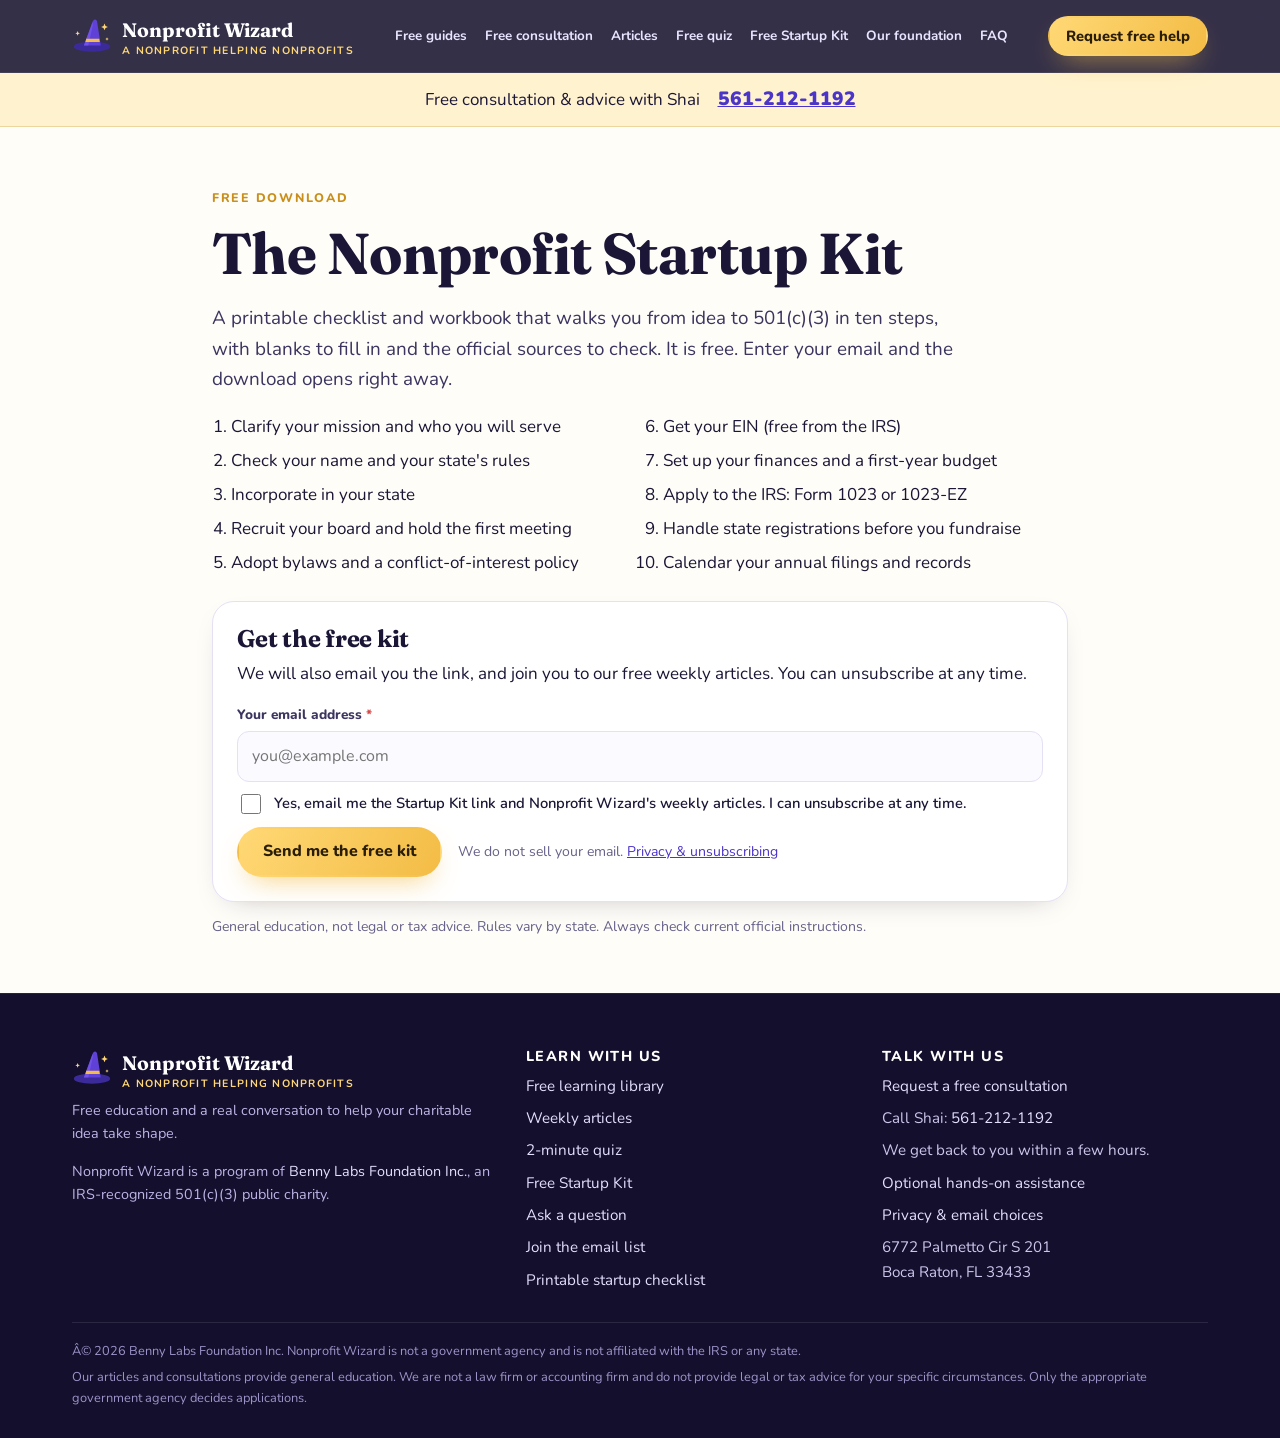
<file: startup-kit.html>
<!DOCTYPE html><html lang="en"><head>
<!-- Google tag (gtag.js) -->
<script async src="https://www.googletagmanager.com/gtag/js?id=AW-18523106729"></script>
<script>window.dataLayer = window.dataLayer || []; function gtag(){dataLayer.push(arguments);} gtag("js", new Date()); gtag("config", "AW-18523106729"); document.addEventListener("click", function (e) { var a = e.target.closest && e.target.closest("a"); if (a && a.protocol === "tel:") { if (window.nwTrack) { nwTrack("phone"); } else { gtag("event", "conversion", { send_to: "AW-18523106729/-k4ICPyFnKUdEKnbwIBF" }); } } });</script><script src="assets/track.js?v=20261028-engage"></script>
<meta charset="utf-8"><meta name="viewport" content="width=device-width,initial-scale=1"><title>Free Nonprofit Startup Kit: Printable Checklist and Workbook | Nonprofit Wizard</title><meta name="description" content="Download the free Nonprofit Startup Kit: a printable checklist and workbook from idea to 501(c)(3), including EIN, Form 1023, state registrations and annual filings."><link rel="canonical" href="https://nonprofitwizard.org/startup-kit.html"><meta property="og:type" content="website"><meta property="og:title" content="Free Nonprofit Startup Kit: Printable Checklist and Workbook"><meta property="og:description" content="Download the free Nonprofit Startup Kit: a printable checklist and workbook from idea to 501(c)(3), including EIN, Form 1023, state registrations and annual filings."><meta property="og:url" content="https://nonprofitwizard.org/startup-kit.html"><meta property="og:image" content="https://nonprofitwizard.org/assets/og.jpg"><meta property="og:site_name" content="Nonprofit Wizard"><meta name="twitter:card" content="summary_large_image"><meta name="twitter:title" content="Free Nonprofit Startup Kit: Printable Checklist and Workbook"><meta name="twitter:description" content="Download the free Nonprofit Startup Kit: a printable checklist and workbook from idea to 501(c)(3), including EIN, Form 1023, state registrations and annual filings."><meta name="twitter:image" content="https://nonprofitwizard.org/assets/og.jpg"><meta name="theme-color" content="#1d1646"><link rel="icon" href="assets/favicon.png"><link rel="apple-touch-icon" href="assets/apple-touch-icon.png"><link rel="preconnect" href="https://fonts.googleapis.com"><link rel="preconnect" href="https://fonts.gstatic.com" crossorigin><link href="https://fonts.googleapis.com/css2?family=Fraunces:opsz,wght@9..144,600;9..144,700&family=Nunito:wght@400;600;700;800;900&display=swap" rel="stylesheet"><link rel="stylesheet" href="assets/theme.css?v=20261021-features"><link rel="alternate" type="application/rss+xml" title="Nonprofit Wizard articles" href="feed.xml"><script type="application/ld+json">{"@context":"https://schema.org","@type":"WebPage","name":"Free Nonprofit Startup Kit","url":"https://nonprofitwizard.org/startup-kit.html","inLanguage":"en","publisher":{"@type":"Organization","name":"Benny Labs Foundation Inc.","url":"https://bennylabs.org/"}}</script></head><body><a class="skip-link" href="#main">Skip to content</a><svg width="0" height="0" style="position:absolute" aria-hidden="true">
  <symbol id="ico-spark" viewBox="0 0 24 24"><path d="M12 0c.6 6.5 5.5 11.4 12 12-6.5.6-11.4 5.5-12 12-.6-6.5-5.5-11.4-12-12C6.5 11.4 11.4 6.5 12 0z"/></symbol>
  <symbol id="ico-hat" viewBox="0 0 64 64">
    <ellipse cx="32" cy="49" rx="29" ry="8" fill="#3b2a9a"/>
    <path d="M19 47 L33 9 Q36 3 40 8 L46 47 Z" fill="#6041d8"/>
    <path d="M19 47 L33 9 Q34 12 33 16 L26 47 Z" fill="#7b5ff0" opacity=".6"/>
    <path d="M21.5 41.5 L44.5 41.5 L43.6 36.5 L22.8 36.5 Z" fill="#f3bc45"/>
    <path d="M52 12l1.6 3.8 3.8 1.6-3.8 1.6L52 22.8l-1.6-3.8-3.8-1.6 3.8-1.6z" fill="#ffd875"/>
    <path d="M9 24l1.1 2.6 2.6 1.1-2.6 1.1L9 31.4l-1.1-2.6-2.6-1.1 2.6-1.1z" fill="#ffd875"/>
    <path d="M56 34l.8 1.9 1.9.8-1.9.8-.8 1.9-.8-1.9-1.9-.8 1.9-.8z" fill="#ffd875"/>
  </symbol>
  <symbol id="ico-check" viewBox="0 0 24 24"><path d="M12 2a10 10 0 1 0 0 20 10 10 0 0 0 0-20zm-1.2 14.4-4.2-4.2 1.7-1.7 2.5 2.5 5.9-5.9 1.7 1.7-7.6 7.6z"/></symbol>
  <symbol id="ico-arrow" viewBox="0 0 24 24"><path d="M13 5l7 7-7 7-1.4-1.4L16.2 13H4v-2h12.2l-4.6-4.6z"/></symbol>
  <symbol id="ico-mic" viewBox="0 0 24 24"><path d="M12 15a4 4 0 0 0 4-4V6a4 4 0 0 0-8 0v5a4 4 0 0 0 4 4zm6-4h2a8 8 0 0 1-7 7.9V22h-2v-3.1A8 8 0 0 1 4 11h2a6 6 0 0 0 12 0z"/></symbol>
  <symbol id="ico-send" viewBox="0 0 24 24"><path d="M2 21l21-9L2 3v7l15 2-15 2z"/></symbol>
  <symbol id="ico-wand" viewBox="0 0 24 24"><path d="M3 19.6 15.2 7.4l1.4 1.4L4.4 21zm13-14.6 1-2 1 2 2 1-2 1-1 2-1-2-2-1zM19 11l.7-1.4L21 9l-1.3-.6L19 7l-.7 1.4L17 9l1.3.6zM7 3l.8 1.7L9.5 5.5l-1.7.8L7 8l-.8-1.7L4.5 5.5l1.7-.8z"/></symbol>
  <symbol id="ico-star" viewBox="0 0 24 24"><path d="M12 2l2.9 6.6 7.1.7-5.4 4.8 1.6 7L12 17.4 5.8 21.1l1.6-7L2 9.3l7.1-.7z"/></symbol>
  <symbol id="ico-up" viewBox="0 0 24 24"><path d="M12 5l7 7-1.4 1.4L13 8.8V20h-2V8.8l-4.6 4.6L5 12z"/></symbol>
  <symbol id="ico-phone" viewBox="0 0 24 24"><path d="M6.6 10.8a15 15 0 0 0 6.6 6.6l2.2-2.2a1 1 0 0 1 1-.25 11.4 11.4 0 0 0 3.6.6 1 1 0 0 1 1 1V20a1 1 0 0 1-1 1A17 17 0 0 1 3 4a1 1 0 0 1 1-1h3.5a1 1 0 0 1 1 1c0 1.25.2 2.45.6 3.6a1 1 0 0 1-.25 1z"/></symbol>
  <symbol id="ico-shield" viewBox="0 0 24 24"><path d="M12 2l8 3v6c0 5-3.4 9.7-8 11-4.6-1.3-8-6-8-11V5zm-1.2 13.4 5.6-5.6-1.4-1.4-4.2 4.2-2-2-1.4 1.4z"/></symbol>
  <symbol id="ico-heart" viewBox="0 0 24 24"><path d="M12 21s-7.5-4.6-9.5-9A5.4 5.4 0 0 1 12 6.3 5.4 5.4 0 0 1 21.5 12c-2 4.4-9.5 9-9.5 9z"/></symbol>
  <symbol id="ico-grant" viewBox="0 0 24 24"><path d="M4 4h10l6 6v10H4zm9 1.5V11h5.5zM7 13h10v2H7zm0 4h7v2H7z"/></symbol>
  <symbol id="ico-tax" viewBox="0 0 24 24"><path d="M12 2 2 7v2h20V7zM4 10v8H2v2h20v-2h-2v-8h-2v8h-3v-8h-2v8h-2v-8H9v8H6v-8z"/></symbol>
  <symbol id="ico-mail" viewBox="0 0 24 24"><path d="M2 5h20v14H2zm2 2v.5l8 5 8-5V7zm16 3-8 5-8-5v7h16z"/></symbol>
  <symbol id="ico-info" viewBox="0 0 24 24"><path d="M12 2a10 10 0 1 0 0 20 10 10 0 0 0 0-20zm1 15h-2v-6h2zm0-8h-2V7h2z"/></symbol>
  <symbol id="ico-cart" viewBox="0 0 24 24"><path d="M4 5h2l2.6 9h9.3l2.1-6H7.6l-.6-2H4zm4 12a2 2 0 1 0 0 4 2 2 0 0 0 0-4zm9 0a2 2 0 1 0 0 4 2 2 0 0 0 0-4z"/></symbol>
  <symbol id="ico-badge" viewBox="0 0 24 24"><path d="M12 2l2.4 2.6 3.5-.4 1 3.4 3.1 1.6-1.4 3.2 1.4 3.2-3.1 1.6-1 3.4-3.5-.4L12 22l-2.4-2.6-3.5.4-1-3.4L2 14.8l1.4-3.2L2 8.4l3.1-1.6 1-3.4 3.5.4zm-1.2 13.4 5.6-5.6-1.4-1.4-4.2 4.2-2-2-1.4 1.4z"/></symbol>
</svg>
<header class="nav" id="top"><div class="wrap"><a class="brand" href="index.html" aria-label="Nonprofit Wizard home"><svg aria-hidden="true"><use href="#ico-hat"/></svg><span>Nonprofit Wizard<small>A nonprofit helping nonprofits</small></span></a><nav class="navlinks" id="navlinks" aria-label="Main navigation">
<a href="index.html#learn">Free guides</a><a href="index.html#how-it-works">Free consultation</a><a href="articles.html">Articles</a><a href="quiz.html">Free quiz</a><a href="startup-kit.html">Free Startup Kit</a><a href="index.html#about">Our foundation</a><a href="index.html#faq">FAQ</a></nav>
<div class="navcta"><a class="btn btn-gold btn-sm" href="index.html#contact">Request free help</a><button class="burger" id="burger" aria-label="Open menu" aria-expanded="false" aria-controls="navlinks">&#9776;</button></div></div></header><div class="consultation-bar"><div class="wrap"><span>Free consultation &amp; advice with Shai</span><a href="tel:+15612121192">561-212-1192</a></div></div><main id="main"><section class="nw-hero"><div class="wrap" style="max-width:900px"><span class="eyebrow">Free download</span><h1>The Nonprofit Startup Kit</h1><p class="lede">A printable checklist and workbook that walks you from idea to 501(c)(3) in ten steps, with blanks to fill in and the official sources to check. It is free. Enter your email and the download opens right away.</p>
<ol class="kit-list"><li>Clarify your mission and who you will serve</li><li>Check your name and your state's rules</li><li>Incorporate in your state</li><li>Recruit your board and hold the first meeting</li><li>Adopt bylaws and a conflict-of-interest policy</li><li>Get your EIN (free from the IRS)</li><li>Set up your finances and a first-year budget</li><li>Apply to the IRS: Form 1023 or 1023-EZ</li><li>Handle state registrations before you fundraise</li><li>Calendar your annual filings and records</li></ol>
<div class="kit-signup" data-kit-signup><h2 style="font-size:1.5rem;margin:0 0 .3em">Get the free kit</h2><p>We will also email you the link, and join you to our free weekly articles. You can unsubscribe at any time.</p>
<form class="nw-form" data-nw-form="kit">
<div class="f full"><label for="kit-email">Your email address <span class="req">*</span></label><input id="kit-email" name="email" type="email" required maxlength="254" autocomplete="email" placeholder="you@example.com"></div>
<div class="check"><input type="checkbox" id="kit-consent" name="consent" required><label for="kit-consent">Yes, email me the Startup Kit link and Nonprofit Wizard's weekly articles. I can unsubscribe at any time.</label></div>
<div class="nw-honey" aria-hidden="true"><label>Leave this empty<input name="website" tabindex="-1" autocomplete="off"></label></div>
<div class="acts"><button class="btn btn-gold" type="submit">Send me the free kit</button><span class="nw-fine">We do not sell your email. <a href="privacy.html#newsletter">Privacy &amp; unsubscribing</a></span></div>
<div class="nw-msg" role="status" aria-live="polite" hidden></div>
</form></div>
<div class="kit-ready" data-kit-ready hidden><h2>Your Startup Kit is ready</h2><p data-welcome-back hidden>Welcome back. Here it is again.</p><p>Open the workbook to fill it in on screen and print it, or download the PDF.</p>
<a class="btn btn-royal" href="nonprofit-startup-kit.html">Open the printable workbook</a><a class="btn btn-outline" href="assets/Nonprofit-Startup-Kit.pdf" download>Download the PDF</a>
<p style="margin-top:12px">Want to talk it through? <a href="index.html#contact">Request a free consultation</a> or call <a href="tel:+15612121192">561-212-1192</a>.</p></div>
<p class="nw-fine" style="margin-top:14px">General education, not legal or tax advice. Rules vary by state. Always check current official instructions.</p></div></section></main><footer><div class="wrap"><div class="footgrid"><div><a class="brand" href="index.html" aria-label="Nonprofit Wizard home"><svg aria-hidden="true"><use href="#ico-hat"/></svg><span>Nonprofit Wizard<small>A nonprofit helping nonprofits</small></span></a><p>Free education and a real conversation to help your charitable idea take shape.</p><p>Nonprofit Wizard is a program of <a href="https://bennylabs.org/">Benny Labs Foundation Inc.</a>, an IRS-recognized 501(c)(3) public charity.</p></div><div><h4>Learn with us</h4><ul><li><a href="index.html#learn">Free learning library</a></li><li><a href="articles.html">Weekly articles</a></li><li><a href="quiz.html">2-minute quiz</a></li><li><a href="startup-kit.html">Free Startup Kit</a></li><li><a href="index.html#ask-a-question">Ask a question</a></li><li><a href="index.html#subscribe">Join the email list</a></li><li><a href="startup-checklist.html">Printable startup checklist</a></li></ul></div><div><h4>Talk with us</h4><ul><li><a href="index.html#contact">Request a free consultation</a></li><li>Call Shai: <a href="tel:+15612121192">561-212-1192</a></li><li>We get back to you within a few hours.</li><li><a href="index.html#programs">Optional hands-on assistance</a></li><li><a href="privacy.html">Privacy &amp; email choices</a></li><li>6772 Palmetto Cir S 201<br>Boca Raton, FL 33433</li></ul></div></div><div class="footlegal"><span>Â© 2026 Benny Labs Foundation Inc. Nonprofit Wizard is not a government agency and is not affiliated with the IRS or any state.</span><span>Our articles and consultations provide general education. We are not a law firm or accounting firm and do not provide legal or tax advice for your specific circumstances. Only the appropriate government agency decides applications.</span></div></div></footer><button class="totop" id="totop" aria-label="Back to top"><svg aria-hidden="true"><use href="#ico-up"/></svg></button><script src="assets/site.js" defer></script><script src="assets/features.js?v=20261021-features" defer></script></body></html>
</file>
<file: assets/theme.css>
/* ============================================================
   Nonprofit Wizard — site styles (generated into index.html)
   Theme: night-sky indigo, royal purple, wizard gold, cream paper
   ============================================================ */
:root{
  --night:#130f2c; --night2:#1d1646; --night3:#2a1f66;
  --royal:#4b34c8; --violet:#6c4ee6; --lilac:#c7b9ff; --lilac2:#e9e3ff;
  --gold:#f3bc45; --gold2:#ffd875; --gold3:#c98f1a;
  --cream:#fff6e3; --paper:#fffdf8; --white:#ffffff;
  --ink:#1b1636; --ink2:#3b3560; --muted:#67628a; --line:#e6e0f5;
  --ok:#1f9d63; --bad:#d64a4a;
  --radius:22px; --radius-sm:14px;
  --shadow:0 22px 60px -26px rgba(27,22,54,.35);
  --shadow-sm:0 10px 30px -18px rgba(27,22,54,.35);
  --maxw:1180px;
  --font-head:"Fraunces","Georgia",serif;
  --font-body:"Nunito","Segoe UI",system-ui,-apple-system,sans-serif;
}
*{box-sizing:border-box}
html{scroll-behavior:smooth;-webkit-text-size-adjust:100%}
body{margin:0;font-family:var(--font-body);color:var(--ink);background:var(--paper);line-height:1.6;font-size:17px;overflow-x:hidden}
img{max-width:100%;height:auto;display:block}
a{color:var(--royal)}
h1,h2,h3,h4{font-family:var(--font-head);font-weight:700;line-height:1.12;margin:0 0 .5em;letter-spacing:-.01em}
h1{font-size:clamp(2.2rem,4.6vw,3.6rem)}
h2{font-size:clamp(1.8rem,3.4vw,2.6rem)}
h3{font-size:1.25rem}
p{margin:0 0 1em}
.wrap{max-width:var(--maxw);margin:0 auto;padding:0 22px}
section{position:relative;padding:92px 0}
@media(max-width:760px){section{padding:64px 0}}
.eyebrow{display:inline-flex;align-items:center;gap:8px;font-weight:800;letter-spacing:.14em;text-transform:uppercase;font-size:.78rem;color:var(--gold3);margin-bottom:14px}
.eyebrow svg{width:16px;height:16px;fill:var(--gold)}
.dark .eyebrow{color:var(--gold2)}
.lede{font-size:1.18rem;color:var(--ink2);max-width:760px}
.dark{background:radial-gradient(1200px 600px at 80% -10%,#3a2b8a 0%,transparent 60%),linear-gradient(180deg,var(--night2),var(--night));color:#f4f0ff}
.dark h1,.dark h2,.dark h3{color:#fff}
.dark .lede,.dark p{color:#d9d3f3}
.dark a{color:var(--gold2)}
.cream{background:linear-gradient(180deg,var(--cream),var(--paper))}
.lilacbg{background:linear-gradient(180deg,#f6f3ff,var(--paper))}
.hl{background:linear-gradient(120deg,var(--gold2),var(--gold) 60%,#f7a73a);-webkit-background-clip:text;background-clip:text;color:transparent;text-shadow:none}
.center{text-align:center}
.center .lede{margin-left:auto;margin-right:auto}

/* ---------- sparkles ---------- */
.starry{overflow:hidden}
.starry::before{content:"";position:absolute;inset:0;pointer-events:none;background-image:
 radial-gradient(1.2px 1.2px at 12% 18%,#fff 60%,transparent 62%),
 radial-gradient(1px 1px at 28% 72%,#fff 60%,transparent 62%),
 radial-gradient(1.4px 1.4px at 41% 33%,#ffe9a8 60%,transparent 62%),
 radial-gradient(1px 1px at 63% 12%,#fff 60%,transparent 62%),
 radial-gradient(1.2px 1.2px at 77% 58%,#fff 60%,transparent 62%),
 radial-gradient(1px 1px at 88% 30%,#ffe9a8 60%,transparent 62%),
 radial-gradient(1px 1px at 52% 84%,#fff 60%,transparent 62%),
 radial-gradient(1.2px 1.2px at 6% 55%,#fff 60%,transparent 62%),
 radial-gradient(1px 1px at 95% 80%,#fff 60%,transparent 62%),
 radial-gradient(1.2px 1.2px at 35% 6%,#fff 60%,transparent 62%);
 opacity:.75}
.spark{position:absolute;width:14px;height:14px;fill:var(--gold2);pointer-events:none;opacity:0;animation:twinkle 4.5s ease-in-out infinite;will-change:transform,opacity}
@keyframes twinkle{0%,100%{opacity:0;transform:scale(.4) rotate(0deg)}50%{opacity:.95;transform:scale(1) rotate(25deg)}}
.light-spark{fill:var(--gold)}
@media(prefers-reduced-motion:reduce){.spark{animation:none;opacity:.5}.reveal{opacity:1!important;transform:none!important}}

/* ---------- nav ---------- */
.nav{position:sticky;top:0;z-index:50;background:rgba(19,15,44,.86);backdrop-filter:blur(12px);-webkit-backdrop-filter:blur(12px);border-bottom:1px solid rgba(255,255,255,.08)}
.nav .wrap{display:flex;align-items:center;justify-content:space-between;gap:16px;height:72px}
.brand{display:flex;align-items:center;gap:10px;text-decoration:none;color:#fff;font-family:var(--font-head);font-weight:700;font-size:1.22rem;white-space:nowrap}
.brand svg{width:40px;height:40px}
.brand small{display:block;font-family:var(--font-body);font-weight:700;font-size:.66rem;letter-spacing:.12em;text-transform:uppercase;color:var(--gold2);line-height:1}
.navlinks{display:flex;gap:4px;align-items:center}
.navlinks a{color:#e9e4ff;text-decoration:none;font-weight:700;font-size:.9rem;padding:8px 10px;white-space:nowrap;border-radius:999px;transition:background .2s,color .2s}
.navlinks a:hover,.navlinks a.active{background:rgba(255,255,255,.1);color:#fff}
.navcta{display:flex;align-items:center;gap:10px}
.burger{display:none;background:none;border:1px solid rgba(255,255,255,.25);color:#fff;border-radius:10px;width:44px;height:44px;font-size:1.3rem;cursor:pointer}
@media(max-width:1180px){
  .navlinks{display:none;position:absolute;left:0;right:0;top:72px;background:var(--night2);flex-direction:column;align-items:stretch;padding:12px;border-bottom:1px solid rgba(255,255,255,.1)}
  .navlinks.open{display:flex}
  .navlinks a{padding:12px 14px;font-size:1.02rem}
  .burger{display:inline-flex;align-items:center;justify-content:center}
  .navcta .btn{display:none}
}

/* ---------- buttons ---------- */
.btn{display:inline-flex;align-items:center;justify-content:center;gap:10px;padding:14px 24px;border-radius:999px;font-weight:800;font-size:1rem;text-decoration:none;cursor:pointer;border:2px solid transparent;transition:transform .15s,box-shadow .2s,background .2s;line-height:1.1;font-family:var(--font-body)}
.btn:active{transform:translateY(1px)}
.btn-gold,.dark a.btn-gold,a.btn-gold{background:linear-gradient(120deg,var(--gold2),var(--gold));color:#2a1d05;box-shadow:0 12px 28px -12px rgba(243,188,69,.8)}
.btn-gold:hover{box-shadow:0 16px 36px -12px rgba(243,188,69,1);transform:translateY(-2px)}
.btn-ghost,.dark a.btn-ghost,a.btn-ghost{background:rgba(255,255,255,.08);color:#fff;border-color:rgba(255,255,255,.35)}
.btn-ghost:hover{background:rgba(255,255,255,.16)}
.btn-royal,.dark a.btn-royal,a.btn-royal{background:var(--royal);color:#fff;box-shadow:0 12px 28px -14px rgba(75,52,200,.9)}
.btn-royal:hover{background:var(--violet);transform:translateY(-2px)}
.btn-outline,.dark a.btn-outline,a.btn-outline{background:#fff;color:var(--royal);border-color:var(--royal)}
.btn-outline:hover{background:#f4f1ff}
.btn-sm{padding:10px 16px;font-size:.92rem}
.btn svg{width:18px;height:18px;fill:currentColor}
.btn[disabled]{opacity:.55;cursor:not-allowed;transform:none}

/* ---------- hero ---------- */
.hero{padding:70px 0 84px}
.hero .grid{display:grid;grid-template-columns:1.05fr .95fr;gap:52px;align-items:center}
.hero h1{margin-bottom:18px}
.hero .lede{font-size:1.2rem;margin-bottom:26px}
.hero .ctas{display:flex;flex-wrap:wrap;gap:12px;margin-bottom:26px}
.badges{display:flex;flex-wrap:wrap;gap:10px}
.badge{display:inline-flex;align-items:center;gap:8px;background:rgba(255,255,255,.08);border:1px solid rgba(255,255,255,.14);color:#f2eeff;padding:8px 13px;border-radius:999px;font-weight:700;font-size:.86rem}
.badge svg{width:15px;height:15px;fill:var(--gold2)}
.heroart{position:relative}
.heroart img{border-radius:28px;box-shadow:0 30px 80px -30px rgba(0,0,0,.7);border:1px solid rgba(255,255,255,.12)}
.heroart .float{position:absolute;background:#fff;color:var(--ink);border-radius:16px;padding:12px 16px;box-shadow:var(--shadow);display:flex;align-items:center;gap:10px;font-weight:800;font-size:.92rem}
.heroart .float img{width:34px;height:34px;border-radius:50%;box-shadow:none;border:0}
.heroart .f1{left:-18px;bottom:36px}
.heroart .f2{right:-14px;top:28px}
@media(max-width:900px){.hero .grid{grid-template-columns:1fr;gap:34px}.heroart .float{position:static;margin-top:10px;display:inline-flex}.heroart .f2{margin-left:10px}}

/* ---------- cards & grids ---------- */
.grid2{display:grid;grid-template-columns:1fr 1fr;gap:28px;align-items:center}
.grid3{display:grid;grid-template-columns:repeat(3,1fr);gap:22px}
.grid4{display:grid;grid-template-columns:repeat(4,1fr);gap:22px}
@media(max-width:980px){.grid3,.grid4{grid-template-columns:repeat(2,1fr)}}
@media(max-width:640px){.grid2,.grid3,.grid4{grid-template-columns:1fr}}
.card{background:#fff;border:1px solid var(--line);border-radius:var(--radius);padding:22px;box-shadow:var(--shadow-sm);transition:transform .2s,box-shadow .2s}
.card:hover{transform:translateY(-4px);box-shadow:var(--shadow)}
.card h3{margin-top:12px}
.card p{color:var(--ink2);margin:0}
.card img{border-radius:16px}
.dark .card{background:rgba(255,255,255,.06);border-color:rgba(255,255,255,.12);color:#f4f0ff}
.dark .card p{color:#d9d3f3}
.num{display:inline-flex;align-items:center;justify-content:center;width:38px;height:38px;border-radius:12px;background:linear-gradient(135deg,var(--gold2),var(--gold));color:#2a1d05;font-weight:900;font-family:var(--font-head);font-size:1.15rem;box-shadow:0 8px 18px -8px rgba(243,188,69,.9)}
.imgframe{border-radius:var(--radius);overflow:hidden;box-shadow:var(--shadow);border:1px solid var(--line);background:#fff}
.dark .imgframe{border-color:rgba(255,255,255,.12)}
.chip{display:inline-block;background:var(--lilac2);color:var(--royal);font-weight:800;font-size:.74rem;letter-spacing:.08em;text-transform:uppercase;padding:5px 10px;border-radius:999px}
.dark .chip{background:rgba(255,255,255,.12);color:var(--gold2)}
.reveal{opacity:0;transform:translateY(18px);transition:opacity .7s ease,transform .7s ease}
.reveal.in{opacity:1;transform:none}

/* ---------- how it works / wizard chat ---------- */
.steps3{margin:40px 0 44px}
.steps3 .card{padding:26px}
.wizard{display:grid;grid-template-columns:1.15fr .85fr;gap:24px;align-items:stretch}
@media(max-width:900px){.wizard{grid-template-columns:1fr}}
.chatbox{background:rgba(255,255,255,.05);border:1px solid rgba(255,255,255,.14);border-radius:var(--radius);display:flex;flex-direction:column;min-height:560px;box-shadow:0 30px 70px -40px rgba(0,0,0,.8)}
.chathead{display:flex;align-items:center;gap:12px;padding:14px 18px;border-bottom:1px solid rgba(255,255,255,.1)}
.chathead img{width:44px;height:44px;border-radius:50%;background:#fff}
.chathead b{display:block;color:#fff;font-size:1.02rem}
.chathead small{color:#c9c1ee;font-size:.8rem}
.chathead .status{margin-left:auto;display:inline-flex;align-items:center;gap:6px;font-size:.78rem;color:#c9c1ee;font-weight:700}
.chathead .dot{width:8px;height:8px;border-radius:50%;background:#7c7a9a}
.chathead .dot.on{background:#38d39f;box-shadow:0 0 10px #38d39f}
.chatlog{flex:1;overflow-y:auto;padding:18px;display:flex;flex-direction:column;gap:12px;max-height:520px;scroll-behavior:smooth}
.msg{max-width:88%;padding:12px 16px;border-radius:18px;line-height:1.5;font-size:.98rem;white-space:pre-wrap;word-wrap:break-word}
.msg.w{background:rgba(255,255,255,.1);color:#fff;border-top-left-radius:6px;align-self:flex-start;border:1px solid rgba(255,255,255,.08)}
.msg.u{background:linear-gradient(120deg,var(--gold2),var(--gold));color:#2a1d05;border-top-right-radius:6px;align-self:flex-end;font-weight:600}
.msg.sys{align-self:center;background:transparent;color:#bdb5e6;font-size:.82rem;font-style:italic;padding:2px 8px}
.typing{display:inline-flex;gap:4px;align-items:center}
.typing i{width:6px;height:6px;border-radius:50%;background:#fff;opacity:.5;animation:blink 1.2s infinite}
.typing i:nth-child(2){animation-delay:.2s}.typing i:nth-child(3){animation-delay:.4s}
@keyframes blink{0%,80%,100%{opacity:.25}40%{opacity:1}}
.chatin{padding:14px;border-top:1px solid rgba(255,255,255,.1);display:flex;gap:10px;align-items:flex-end}
.chatin textarea{flex:1;resize:none;min-height:56px;max-height:160px;border-radius:14px;border:1px solid rgba(255,255,255,.2);background:rgba(0,0,0,.25);color:#fff;padding:14px 16px;font:inherit;font-size:1rem;line-height:1.4;outline:none}
.chatin textarea:focus{border-color:var(--gold2);box-shadow:0 0 0 3px rgba(255,216,117,.2)}
.chatin textarea::placeholder{color:#a9a1d1}
.iconbtn{width:52px;height:52px;border-radius:14px;border:1px solid rgba(255,255,255,.2);background:rgba(255,255,255,.08);color:#fff;cursor:pointer;display:inline-flex;align-items:center;justify-content:center;transition:background .2s}
.iconbtn:hover{background:rgba(255,255,255,.16)}
.iconbtn svg{width:22px;height:22px;fill:currentColor}
.iconbtn.rec{background:#d64a4a;border-color:#d64a4a;animation:pulse 1.2s infinite}
@keyframes pulse{0%{box-shadow:0 0 0 0 rgba(214,74,74,.6)}100%{box-shadow:0 0 0 14px rgba(214,74,74,0)}}
.iconbtn.send{background:linear-gradient(120deg,var(--gold2),var(--gold));color:#2a1d05;border-color:transparent}
.chatfoot{padding:0 16px 14px;font-size:.78rem;color:#bdb5e6}
.summary{background:#fff;color:var(--ink);border-radius:var(--radius);padding:22px;box-shadow:var(--shadow);display:flex;flex-direction:column}
.summary h3{display:flex;align-items:center;gap:10px;margin-bottom:6px}
.summary h3 svg{width:22px;height:22px;fill:var(--gold)}
.summary .hint{color:var(--muted);font-size:.9rem;margin-bottom:12px}
.summary .prog{height:8px;border-radius:999px;background:var(--lilac2);overflow:hidden;margin-bottom:14px}
.summary .prog i{display:block;height:100%;width:0;background:linear-gradient(90deg,var(--violet),var(--gold));transition:width .5s}
.fields{flex:1;overflow:auto;max-height:380px;display:grid;gap:8px;padding-right:4px}
.fld{display:grid;grid-template-columns:auto 1fr;gap:10px;align-items:start;padding:8px 10px;border-radius:12px;background:#faf8ff;border:1px solid var(--line);font-size:.9rem}
.fld b{color:var(--ink2);font-weight:800;white-space:nowrap;font-size:.8rem;text-transform:uppercase;letter-spacing:.04em;padding-top:2px}
.fld span{color:var(--ink);word-break:break-word}
.fld.miss span{color:var(--muted);font-style:italic}
.fld.ok{border-color:#cfeede;background:#f2fbf6}
.summary .acts{display:flex;flex-wrap:wrap;gap:10px;margin-top:14px}
.ai-note{display:flex;gap:10px;align-items:flex-start;font-size:.82rem;color:#c9c1ee;margin-top:14px}
.ai-note svg{width:18px;height:18px;fill:var(--gold2);flex:none;margin-top:2px}

/* ---------- who we help ---------- */
.orgs .card{padding:16px}
.orgs .card img{aspect-ratio:1/1;object-fit:cover;width:100%}
.orgs .card h3{font-size:1.12rem;margin-top:14px}
.orgs .card p{font-size:.93rem}

/* ---------- programs ---------- */
.plans{display:grid;grid-template-columns:1fr 1fr;gap:26px;align-items:stretch;margin-top:34px}
@media(max-width:860px){.plans{grid-template-columns:1fr}}
.plan{background:#fff;border:2px solid var(--line);border-radius:28px;padding:28px;box-shadow:var(--shadow);position:relative;display:flex;flex-direction:column}
.plan.featured{border-color:var(--gold)}
.plan .tag{position:absolute;top:-14px;left:26px;background:linear-gradient(120deg,var(--gold2),var(--gold));color:#2a1d05;font-weight:900;font-size:.76rem;letter-spacing:.1em;text-transform:uppercase;padding:6px 12px;border-radius:999px}
.plan .top{display:flex;gap:18px;align-items:center}
.plan .top img{width:110px;height:110px;border-radius:20px;object-fit:cover;flex:none}
.plan .price{font-family:var(--font-head);font-size:2.6rem;font-weight:700;color:var(--royal);line-height:1;margin:6px 0 2px}
.plan .price small{font-family:var(--font-body);font-size:.95rem;color:var(--muted);font-weight:700;margin-left:6px}
.plan .tagline{color:var(--ink2);font-weight:700}
.plan .who{background:#f7f4ff;border-radius:14px;padding:12px 14px;margin:18px 0;font-size:.95rem;color:var(--ink2)}
.plan ul{list-style:none;padding:0;margin:0 0 16px;display:grid;gap:9px}
.plan li{display:flex;gap:10px;align-items:flex-start;font-size:.96rem}
.plan li svg{width:20px;height:20px;fill:var(--ok);flex:none;margin-top:2px}
.plan .form{font-size:.86rem;color:var(--muted);margin:0 0 10px}
.plan .note{font-size:.9rem;color:var(--ink2);border-top:1px dashed var(--line);padding-top:12px;margin-top:auto}
.plan .cta{margin-top:16px}
.rushcard{margin-top:26px;display:grid;grid-template-columns:120px 1fr auto;gap:22px;align-items:center;background:linear-gradient(120deg,#fff9e8,#fff);border:2px dashed var(--gold);border-radius:24px;padding:20px 24px}
.rushcard img{width:120px;height:120px;border-radius:20px;object-fit:cover}
.rushcard .price{font-family:var(--font-head);font-size:2rem;color:var(--gold3);font-weight:700}
@media(max-width:760px){.rushcard{grid-template-columns:1fr;text-align:center;justify-items:center}}
.helper{margin-top:26px;background:var(--night2);color:#fff;border-radius:24px;padding:24px 28px;display:grid;grid-template-columns:auto 1fr;gap:18px;align-items:center}
.helper img{width:70px;height:70px;border-radius:50%;background:#fff}
.helper p{margin:0;color:#e5dfff}
.feesnote{margin-top:18px;font-size:.92rem;color:var(--muted)}

/* ---------- process ---------- */
.timeline{display:grid;grid-template-columns:repeat(4,1fr);gap:20px;margin-top:36px;position:relative}
.timeline::before{content:"";position:absolute;left:12%;right:12%;top:70px;height:3px;background:linear-gradient(90deg,var(--violet),var(--gold));border-radius:2px;opacity:.6}
@media(max-width:980px){.timeline{grid-template-columns:repeat(2,1fr)}.timeline::before{display:none}}
@media(max-width:600px){.timeline{grid-template-columns:1fr}}
.tstep{background:#fff;border:1px solid var(--line);border-radius:var(--radius);padding:20px;text-align:center;position:relative;box-shadow:var(--shadow-sm)}
.tstep .num{position:absolute;top:-16px;left:50%;transform:translateX(-50%)}
.tstep img{width:140px;height:140px;object-fit:cover;border-radius:50%;margin:8px auto 12px;box-shadow:0 12px 30px -14px rgba(27,22,54,.4)}
.tstep .timing{display:inline-block;margin-top:12px;background:#fff5d6;color:var(--gold3);font-weight:800;font-size:.8rem;padding:6px 10px;border-radius:999px}
.tstep p{font-size:.94rem;color:var(--ink2);margin:0}
.afternote{margin-top:26px;background:#fff;border-left:4px solid var(--gold);border-radius:14px;padding:16px 20px;color:var(--ink2);font-size:.95rem;box-shadow:var(--shadow-sm)}

/* ---------- why us ---------- */
.pains{display:grid;grid-template-columns:1fr 1fr;gap:16px;margin-top:8px}
@media(max-width:640px){.pains{grid-template-columns:1fr}}
.pain{background:#fff;border:1px solid var(--line);border-radius:16px;padding:16px;display:flex;gap:12px}
.pain svg{width:22px;height:22px;fill:var(--gold);flex:none;margin-top:3px}
.pain h4{margin:0 0 4px;font-family:var(--font-body);font-weight:800;font-size:1rem}
.pain p{margin:0;font-size:.92rem;color:var(--ink2)}
.acct{margin-top:60px;background:var(--night2);color:#fff;border-radius:30px;padding:36px;display:grid;grid-template-columns:1fr 1.2fr;gap:34px;align-items:center;overflow:hidden;position:relative}
.acct h2{color:#fff;font-size:clamp(1.5rem,2.6vw,2.1rem)}
.acct p{color:#e5dfff}
.acct img{border-radius:22px}
@media(max-width:860px){.acct{grid-template-columns:1fr}}
.benefits{margin-top:60px}
.benefit{background:#fff;border:1px solid var(--line);border-radius:18px;padding:18px}
.benefit h4{font-family:var(--font-body);font-weight:800;margin:8px 0 4px;font-size:1.02rem}
.benefit p{margin:0;font-size:.92rem;color:var(--ink2)}
.benefit .ic{width:40px;height:40px;border-radius:12px;background:var(--lilac2);display:inline-flex;align-items:center;justify-content:center}
.benefit .ic svg{width:22px;height:22px;fill:var(--royal)}

/* ---------- about ---------- */
.stats{display:grid;grid-template-columns:repeat(4,1fr);gap:14px;margin:26px 0}
@media(max-width:640px){.stats{grid-template-columns:repeat(2,1fr)}}
.stat{background:#fff;border:1px solid var(--line);border-radius:18px;padding:18px;text-align:center;box-shadow:var(--shadow-sm)}
.stat b{display:block;font-family:var(--font-head);font-size:2.1rem;color:var(--royal);line-height:1}
.stat span{font-size:.84rem;color:var(--muted);font-weight:700}
.mv{display:grid;grid-template-columns:1fr 1fr;gap:16px;margin-top:8px}
@media(max-width:640px){.mv{grid-template-columns:1fr}}
.mv .card h3{margin-top:0;display:flex;gap:8px;align-items:center}
.mv .card h3 svg{width:20px;height:20px;fill:var(--gold)}
.npnote{margin-top:22px;background:#fff9e8;border:1px solid #ffe4a3;border-radius:16px;padding:14px 18px;font-size:.95rem;color:var(--ink2)}

/* ---------- learn ---------- */
.rescard{display:flex;flex-direction:column;text-decoration:none;color:var(--ink);background:#fff;border:1px solid var(--line);border-radius:var(--radius);overflow:hidden;box-shadow:var(--shadow-sm);transition:transform .2s,box-shadow .2s}
.rescard:hover{transform:translateY(-5px);box-shadow:var(--shadow)}
.rescard img{aspect-ratio:1/1;object-fit:cover;width:100%}
.rescard .body{padding:16px 18px 18px;display:flex;flex-direction:column;gap:8px;flex:1}
.rescard h3{font-size:1.08rem;margin:4px 0 0}
.rescard p{font-size:.9rem;color:var(--ink2);margin:0;flex:1}
.rescard .more{color:var(--royal);font-weight:800;font-size:.9rem;display:inline-flex;align-items:center;gap:6px}
.rescard .more svg{width:16px;height:16px;fill:currentColor}
.glossary{margin-top:54px}
.glossary h3{font-size:1.5rem}
.terms{display:grid;grid-template-columns:repeat(3,1fr);gap:14px;margin-top:16px}
@media(max-width:980px){.terms{grid-template-columns:repeat(2,1fr)}}
@media(max-width:600px){.terms{grid-template-columns:1fr}}
.term{background:#fff;border:1px solid var(--line);border-radius:14px;padding:14px 16px}
.term b{display:block;color:var(--royal);margin-bottom:4px}
.term p{margin:0;font-size:.9rem;color:var(--ink2)}

/* ---------- faq ---------- */
.faqs{max-width:860px;margin:30px auto 0;display:grid;gap:12px}
.faq{background:#fff;border:1px solid var(--line);border-radius:16px;box-shadow:var(--shadow-sm)}
.faq summary{cursor:pointer;list-style:none;padding:18px 54px 18px 20px;font-weight:800;font-size:1.04rem;position:relative}
.faq summary::-webkit-details-marker{display:none}
.faq summary::after{content:"+";position:absolute;right:18px;top:50%;transform:translateY(-50%);width:30px;height:30px;border-radius:50%;background:var(--lilac2);color:var(--royal);display:flex;align-items:center;justify-content:center;font-weight:900;font-size:1.2rem}
.faq[open] summary::after{content:"–"}
.faq .a{padding:0 20px 20px;color:var(--ink2);font-size:.98rem}

/* ---------- contact ---------- */
.contactgrid{display:grid;grid-template-columns:.9fr 1.1fr;gap:40px;align-items:start}
@media(max-width:900px){.contactgrid{grid-template-columns:1fr}}
.promise{display:flex;gap:14px;align-items:center;background:rgba(255,255,255,.08);border:1px solid rgba(255,255,255,.14);border-radius:18px;padding:16px 18px;margin-top:18px}
.promise img{width:72px;height:72px;border-radius:50%;background:#fff;flex:none}
.promise b{color:#fff}
.form{background:#fff;color:var(--ink);border-radius:28px;padding:28px;box-shadow:var(--shadow)}
.form fieldset{border:0;padding:0;margin:0 0 18px}
.form legend{font-family:var(--font-head);font-weight:700;font-size:1.15rem;margin-bottom:10px;color:var(--ink)}
.frow{display:grid;grid-template-columns:1fr 1fr;gap:12px}
@media(max-width:600px){.frow{grid-template-columns:1fr}}
.f{display:flex;flex-direction:column;gap:5px;margin-bottom:10px}
.f.full{grid-column:1/-1}
.f label{font-weight:800;font-size:.85rem;color:var(--ink2)}
.f label .req{color:var(--bad)}
.f input,.f select,.f textarea{font:inherit;font-size:1rem;padding:12px 14px;border:1.5px solid var(--line);border-radius:12px;background:#fbfaff;color:var(--ink);outline:none;transition:border .2s,box-shadow .2s;width:100%}
.f input:focus,.f select:focus,.f textarea:focus{border-color:var(--violet);box-shadow:0 0 0 3px rgba(108,78,230,.15);background:#fff}
.f textarea{min-height:96px;resize:vertical}
.f .hint{font-size:.78rem;color:var(--muted)}
.f.invalid input,.f.invalid select,.f.invalid textarea{border-color:var(--bad)}
.form .acts{display:flex;flex-wrap:wrap;align-items:center;gap:14px;margin-top:8px}
.form .fine{font-size:.8rem;color:var(--muted)}
.alert{display:none;border-radius:14px;padding:14px 16px;margin-bottom:16px;font-weight:700}
.alert.show{display:block}
.alert.ok{background:#e9f8f0;color:#146c45;border:1px solid #bfe8d1}
.alert.bad{background:#fdecec;color:#8f2323;border:1px solid #f3c2c2}
.honey{position:absolute;left:-5000px;opacity:0;height:0;width:0}

/* ---------- footer ---------- */
footer{background:var(--night);color:#cdc6ec;padding:54px 0 30px;border-top:1px solid rgba(255,255,255,.08)}
.footgrid{display:grid;grid-template-columns:1.3fr 1fr 1fr;gap:30px;align-items:start}
@media(max-width:800px){.footgrid{grid-template-columns:1fr}}
footer .brand{margin-bottom:10px}
footer h4{color:#fff;font-family:var(--font-body);font-weight:800;font-size:.9rem;letter-spacing:.1em;text-transform:uppercase;margin:0 0 10px}
footer a{color:#e5dfff;text-decoration:none}
footer a:hover{color:var(--gold2)}
footer ul{list-style:none;padding:0;margin:0;display:grid;gap:8px;font-size:.95rem}
footer p{font-size:.9rem;color:#bdb5e6}
.footlegal{margin-top:30px;padding-top:18px;border-top:1px solid rgba(255,255,255,.1);font-size:.8rem;color:#9c94c9;display:grid;gap:6px}
.totop{position:fixed;right:18px;bottom:18px;z-index:40;width:48px;height:48px;border-radius:50%;background:linear-gradient(120deg,var(--gold2),var(--gold));color:#2a1d05;border:0;box-shadow:var(--shadow);cursor:pointer;display:none;align-items:center;justify-content:center}
.totop.show{display:inline-flex}
.totop svg{width:20px;height:20px;fill:currentColor}
.sr{position:absolute;width:1px;height:1px;overflow:hidden;clip:rect(0 0 0 0);white-space:nowrap}

/* ---------- late fixes ---------- */
.plan .form svg,.feesnote svg,.npnote svg,.afternote svg,.fine svg{width:16px;height:16px;fill:var(--royal);vertical-align:-3px;margin-right:4px}
.learn-grid{display:grid;grid-template-columns:repeat(5,1fr);gap:18px;margin-top:36px}
@media(max-width:1100px){.learn-grid{grid-template-columns:repeat(3,1fr)}}
@media(max-width:760px){.learn-grid{grid-template-columns:repeat(2,1fr)}}
@media(max-width:480px){.learn-grid{grid-template-columns:1fr}}
.learn-grid .rescard h3{font-size:1rem}
.learn-grid .rescard p{font-size:.86rem}
.chatin textarea::placeholder{font-size:.9rem}
.form .consent{font-size:.78rem;color:var(--muted);margin-top:12px;line-height:1.5}
.dark .ai-note a{color:var(--gold2)}

.paynote{margin-top:24px;background:linear-gradient(120deg,#f4f1ff,#fff);border:2px solid var(--lilac);border-radius:20px;padding:18px 22px;display:flex;gap:14px;align-items:center;color:var(--ink2);font-size:1.02rem}
.paynote svg{width:34px;height:34px;fill:var(--royal);flex:none}
.paynote b{color:var(--ink)}


/* Education, articles and newsletter */
.skip-link{position:absolute;left:12px;top:-100px;z-index:999;background:#fff;color:var(--royal);padding:12px}.skip-link:focus{top:12px}
section[id]{scroll-margin-top:90px}.resource-grid{display:grid;grid-template-columns:repeat(3,1fr);gap:22px;margin-top:34px}
.resource-grid .rescard img{aspect-ratio:16/9}.article-layout{max-width:860px;margin:auto;padding:54px 22px 72px}
.article-layout h2{font-size:1.75rem;margin-top:38px}.article-layout h3{margin-top:26px}.article-layout p,.article-layout li{color:var(--ink2)}
.article-layout li{margin-bottom:10px}.article-layout .article-image{width:100%;max-height:380px;object-fit:cover;border-radius:22px;margin:24px 0}
.article-meta{color:var(--muted);font-size:.92rem}.article-layout .lede{font-size:1.15rem}.article-layout .callout{background:var(--cream);border-left:5px solid var(--gold);padding:20px 24px;border-radius:0 16px 16px 0;margin:28px 0}
.article-layout .callout p:last-child{margin-bottom:0}.article-layout table{border-collapse:collapse;width:100%;font-size:.95rem}.article-layout th,.article-layout td{padding:13px;text-align:left;border:1px solid var(--line);vertical-align:top}.article-layout th{background:var(--lilac2)}
.article-layout .toc{padding:22px;background:#f6f3ff;border-radius:18px}.article-layout .toc ol{margin-bottom:0}.article-layout a{overflow-wrap:anywhere}
.article-layout .sources{font-size:.92rem;border-top:1px solid var(--line);margin-top:38px;padding-top:12px}.article-layout .sources h2{font-size:1.3rem}
.article-layout .reading-note{font-size:.88rem;color:var(--muted)}.checklist label{display:flex;gap:10px;margin:12px 0}.checklist input{margin-top:6px;accent-color:var(--royal);width:18px;height:18px;flex:none}
.newsletter-box{max-width:830px;margin:auto;background:rgba(255,255,255,.08);border:1px solid rgba(255,255,255,.16);border-radius:26px;padding:34px}
.newsletter-form{display:flex;gap:12px;align-items:end;flex-wrap:wrap;margin-top:24px}.newsletter-form .f{flex:1;min-width:190px;margin:0}.newsletter-form label{color:#fff}.newsletter-form button{min-height:51px}.newsletter-form .signup-consent{display:flex;gap:10px;width:100%;font-size:.9rem;color:#e5dfff}.signup-consent input{width:18px;height:18px;margin-top:3px;flex:none;accent-color:var(--gold)}
.newsletter-form .signup-consent label{font-weight:600}.newsletter-box .signup-status{margin:16px 0 0;color:#fff;font-weight:800}.newsletter-box .fine{font-size:.84rem;margin-top:14px;color:#d9d3f3}
.foundation-line{font-size:.85rem;color:#e4dcff}.text-link{font-weight:800}.guide-note{font-size:.95rem;max-width:760px;margin:24px auto 0;color:var(--muted)}
.support-note{max-width:880px;margin:28px auto 0;padding:24px;background:#fff9e8;border:1px solid #ffe4a3;border-radius:20px}.support-note p:last-child{margin-bottom:0}
.mini-art{width:100%;aspect-ratio:16/9;object-fit:cover;border-radius:16px;margin-bottom:16px}.navlinks{gap:16px}.navlinks a{font-size:.87rem}.btn:focus-visible,a:focus-visible,button:focus-visible,summary:focus-visible{outline:3px solid var(--gold);outline-offset:4px}
.consultation-bar{background:#fff3cf;color:var(--ink);border-bottom:1px solid #edd69d;padding:11px 0}.consultation-bar .wrap{display:flex;justify-content:center;align-items:center;gap:8px 18px;flex-wrap:wrap;text-align:center}.consultation-bar a{font-size:1.2rem;font-weight:900;color:var(--royal);white-space:nowrap}.advisor-card{padding:18px 20px;margin:0 0 24px;border:1px solid rgba(243,188,69,.45);border-radius:18px;background:rgba(255,255,255,.07)}.advisor-card p{margin:8px 0 0;font-size:.98rem}.advisor-card strong{color:#fff}.advisor-card a{display:inline-block;font-size:1.55rem;font-weight:900;white-space:nowrap}.newsletter-contact{margin:0 0 20px;font-size:1.08rem}.newsletter-contact a{font-weight:900;white-space:nowrap}.form-advisor{margin:0 0 20px;color:var(--ink2);font-size:.95rem}.form-advisor a{color:var(--royal);font-weight:900;white-space:nowrap}
@media(max-width:900px){.resource-grid{grid-template-columns:repeat(2,1fr)}}
@media(max-width:620px){.resource-grid{grid-template-columns:1fr}.newsletter-box{padding:24px 20px}.newsletter-form button{width:100%}.article-layout{padding-top:32px}.article-layout h1{font-size:2.2rem}}
@media print{.nav,.newsletter-section,footer,.totop,.article-cta{display:none!important}.article-layout{max-width:none;padding:0}.article-layout a{color:#000}.article-layout .article-image{max-height:220px}.reveal{opacity:1!important;transform:none!important}}
/* nw-features:start */
/* ---- Engagement features: quiz, startup kit, question box, callback box, teasers ---- */
.nw-box{background:var(--cream);border:1px solid #edd69d;border-left:6px solid var(--gold);border-radius:0 18px 18px 0;padding:22px 24px;margin:34px 0;color:var(--ink)}
.nw-box h2,.nw-box h3{margin:0 0 .4em;font-size:1.45rem;color:var(--ink)}
.nw-box p{margin:0 0 .8em}
.nw-box .eyebrow{margin-bottom:6px}
.nw-box .fine,.nw-fine{font-size:.88rem;color:var(--muted)}
.nw-form{display:grid;grid-template-columns:1fr 1fr;gap:10px 14px;margin-top:10px}
.nw-form .f{margin:0}
.nw-form .full{grid-column:1/-1}
.nw-form .acts{grid-column:1/-1;display:flex;flex-wrap:wrap;align-items:center;gap:10px 16px}
.nw-form textarea{min-height:96px;resize:vertical}
.nw-form .opt{font-weight:600;color:var(--muted)}
.nw-form .check{grid-column:1/-1;display:flex;gap:10px;align-items:flex-start;font-size:.92rem}
.nw-form .check input{width:20px;height:20px;margin-top:2px;flex:none;accent-color:var(--royal)}
.nw-form .check label{font-weight:600}
.nw-msg{grid-column:1/-1;border-radius:12px;padding:12px 14px;font-weight:700;margin:6px 0 0}
.nw-msg[hidden]{display:none}
.nw-msg.ok{background:#e9f8f0;color:#146c45;border:1px solid #bfe8d1}
.nw-msg.bad{background:#fdecec;color:#8f2323;border:1px solid #f3c2c2}
.nw-honey{position:absolute;left:-5000px;opacity:0;height:0;width:0;overflow:hidden}
.nw-after{background:linear-gradient(180deg,var(--cream),#fff);padding:56px 0}
.nw-after .wrap{max-width:900px}
.nw-teasers{display:grid;grid-template-columns:1fr 1fr;gap:18px;margin-bottom:28px}
.nw-teaser{display:flex;flex-direction:column;gap:6px;background:#fff;border:1px solid var(--line);border-radius:var(--radius);padding:22px;box-shadow:var(--shadow-sm);text-decoration:none;color:var(--ink)}
.nw-teaser:hover{transform:translateY(-2px);box-shadow:var(--shadow)}
.nw-teaser .tag{font-size:.75rem;letter-spacing:.12em;text-transform:uppercase;font-weight:800;color:var(--gold3)}
.nw-teaser h3{margin:0;font-size:1.3rem}
.nw-teaser p{margin:0;color:var(--ink2)}
.nw-teaser .go{margin-top:6px;font-weight:800;color:var(--royal)}
.nw-ask{background:#fff;border:1px solid var(--line);border-radius:var(--radius);padding:24px;box-shadow:var(--shadow-sm);color:var(--ink)}
.nw-ask h2,.nw-ask h3{margin:0 0 .3em;font-size:1.5rem}
.nw-ask.big{padding:32px}
.nw-section{padding:70px 0}
.nw-section .wrap{max-width:920px}
.nw-hero{padding:56px 0 40px}
.nw-hero h1{margin-bottom:.3em}
.nw-quizbox{max-width:760px;margin:0 auto;background:#fff;border:1px solid var(--line);border-radius:26px;padding:28px;box-shadow:var(--shadow);color:var(--ink)}
.q-top{display:flex;justify-content:space-between;font-weight:800;color:var(--ink2);margin-bottom:8px;font-size:.95rem}
.q-bar{height:10px;background:var(--lilac2);border-radius:99px;overflow:hidden;margin-bottom:22px}
.q-bar i{display:block;height:100%;width:0;background:linear-gradient(90deg,var(--violet),var(--gold));transition:width .3s}
.q-set{border:0;padding:0;margin:0}
.q-set legend{font-family:var(--font-head);font-size:1.5rem;font-weight:700;line-height:1.2;margin-bottom:16px;padding:0;outline:none}
.q-opt{display:flex;gap:12px;align-items:flex-start;border:2px solid var(--line);border-radius:14px;padding:14px 16px;margin-bottom:10px;cursor:pointer;background:#fbfaff;font-weight:700}
.q-opt:hover{border-color:var(--lilac)}
.q-opt input{width:20px;height:20px;margin-top:2px;flex:none;accent-color:var(--royal)}
.q-opt:has(input:checked){border-color:var(--royal);background:#f1edff}
.q-opt:focus-within{box-shadow:0 0 0 3px rgba(108,78,230,.25)}
.q-nav{display:flex;justify-content:space-between;gap:12px;margin-top:18px}
.q-nav .btn[disabled]{opacity:.5;cursor:not-allowed}
.q-result h2{outline:none;font-size:2rem}
.q-score{font-weight:800;color:var(--royal)}
.q-guides{list-style:none;padding:0;margin:0 0 22px;display:grid;gap:10px}
.q-guides a{display:block;border:1px solid var(--line);border-radius:14px;padding:14px 16px;text-decoration:none;color:var(--ink);background:#fbfaff}
.q-guides a:hover{border-color:var(--violet)}
.q-guides strong{display:block;color:var(--royal)}
.q-guides span{color:var(--ink2);font-size:.95rem}
.q-cta{display:grid;grid-template-columns:1fr 1fr;gap:16px;margin:8px 0 18px}
.q-cta>div{background:var(--cream);border-radius:16px;padding:18px}
.q-cta h3{margin:0 0 .3em}
.q-phone{display:inline-block;margin-top:10px;font-weight:800}
.q-note{font-size:.88rem;color:var(--muted)}
.kit-list{columns:2;column-gap:28px;padding-left:1.1em;margin:0 0 18px}
.kit-list li{margin-bottom:.4em;break-inside:avoid}
.kit-ready{background:#e9f8f0;border:1px solid #bfe8d1;border-radius:20px;padding:24px;color:#0f4a30}
.kit-ready h2{color:#0f4a30;outline:none}
.kit-ready .btn{margin:6px 10px 6px 0}
.kit-signup{background:#fff;border:1px solid var(--line);border-radius:22px;padding:24px;box-shadow:var(--shadow-sm);color:var(--ink)}
[hidden]{display:none!important}
/* Workbook (printable) */
.wb{max-width:860px;margin:0 auto;padding:36px 22px 60px;color:var(--ink)}
.wb h1{font-size:2.2rem}
.wb-step{border:1px solid var(--line);border-radius:16px;padding:18px 22px;margin:22px 0;background:#fff;break-inside:avoid-page}
.wb-step h2{font-size:1.4rem;margin:0 0 .3em}
.wb-step h2 span{display:inline-block;min-width:2em;color:var(--gold3)}
.wb-step p{margin:0 0 .6em}
.wb-step .tip{font-size:.92rem;color:var(--ink2)}
.wb-check{list-style:none;padding:0;margin:.6em 0}
.wb-check li{display:flex;gap:10px;align-items:flex-start;margin-bottom:.45em}
.wb-check input{width:18px;height:18px;margin-top:4px;flex:none;accent-color:var(--royal)}
.wb-line{display:block;margin:.5em 0}
.wb-line span{display:block;font-size:.85rem;font-weight:800;color:var(--ink2)}
.wb-line input{width:100%;border:0;border-bottom:1.5px solid #8d87b3;border-radius:0;background:transparent;font:inherit;padding:6px 2px;outline:none}
.wb-line input:focus{border-bottom-color:var(--royal)}
.wb-top{display:flex;flex-wrap:wrap;gap:10px;margin:14px 0}
.wb-foot{font-size:.9rem;color:var(--ink2);border-top:1px solid var(--line);margin-top:26px;padding-top:14px}
@media(max-width:700px){
  .nw-form{grid-template-columns:1fr}
  .nw-teasers,.q-cta{grid-template-columns:1fr}
  .kit-list{columns:1}
  .nw-quizbox{padding:20px 16px}
  .q-set legend{font-size:1.28rem}
  .nw-ask.big{padding:22px 18px}
  .nw-box{padding:18px 16px}
  .q-nav .btn{flex:1}
}
@media print{
  .nw-box,.nw-after,.nw-teasers,.nw-ask,.wb-top,.consultation-bar,.skip-link{display:none!important}
  body{font-size:11.5pt;background:#fff}
  .wb{padding:0}
  .wb-step{border:1px solid #999;border-radius:6px;padding:10px 14px;margin:12px 0;box-shadow:none}
  .wb h1{font-size:22pt}
  .wb-step h2{font-size:14pt}
  .wb-line input{border-bottom:1px solid #444}
}
/* keep the boxes intact even when placed inside another component (e.g. .checklist) */
.nw-box label,.nw-ask label{display:block;margin:0;gap:0}
.nw-box .check label{display:block}
.nw-box input:not([type=checkbox]),.nw-ask input:not([type=checkbox]){width:100%;height:auto;margin-top:0;flex:initial}
.nw-honey label,.nw-honey input{display:inline;width:auto}
/* nav now has 7 links: tighten spacing so the CTA button never wraps */
.navcta .btn{white-space:nowrap}
@media(min-width:901px){.navlinks{gap:2px}.navlinks a{padding:8px 8px;font-size:.84rem}}

/* nw-features:end */
</file>
